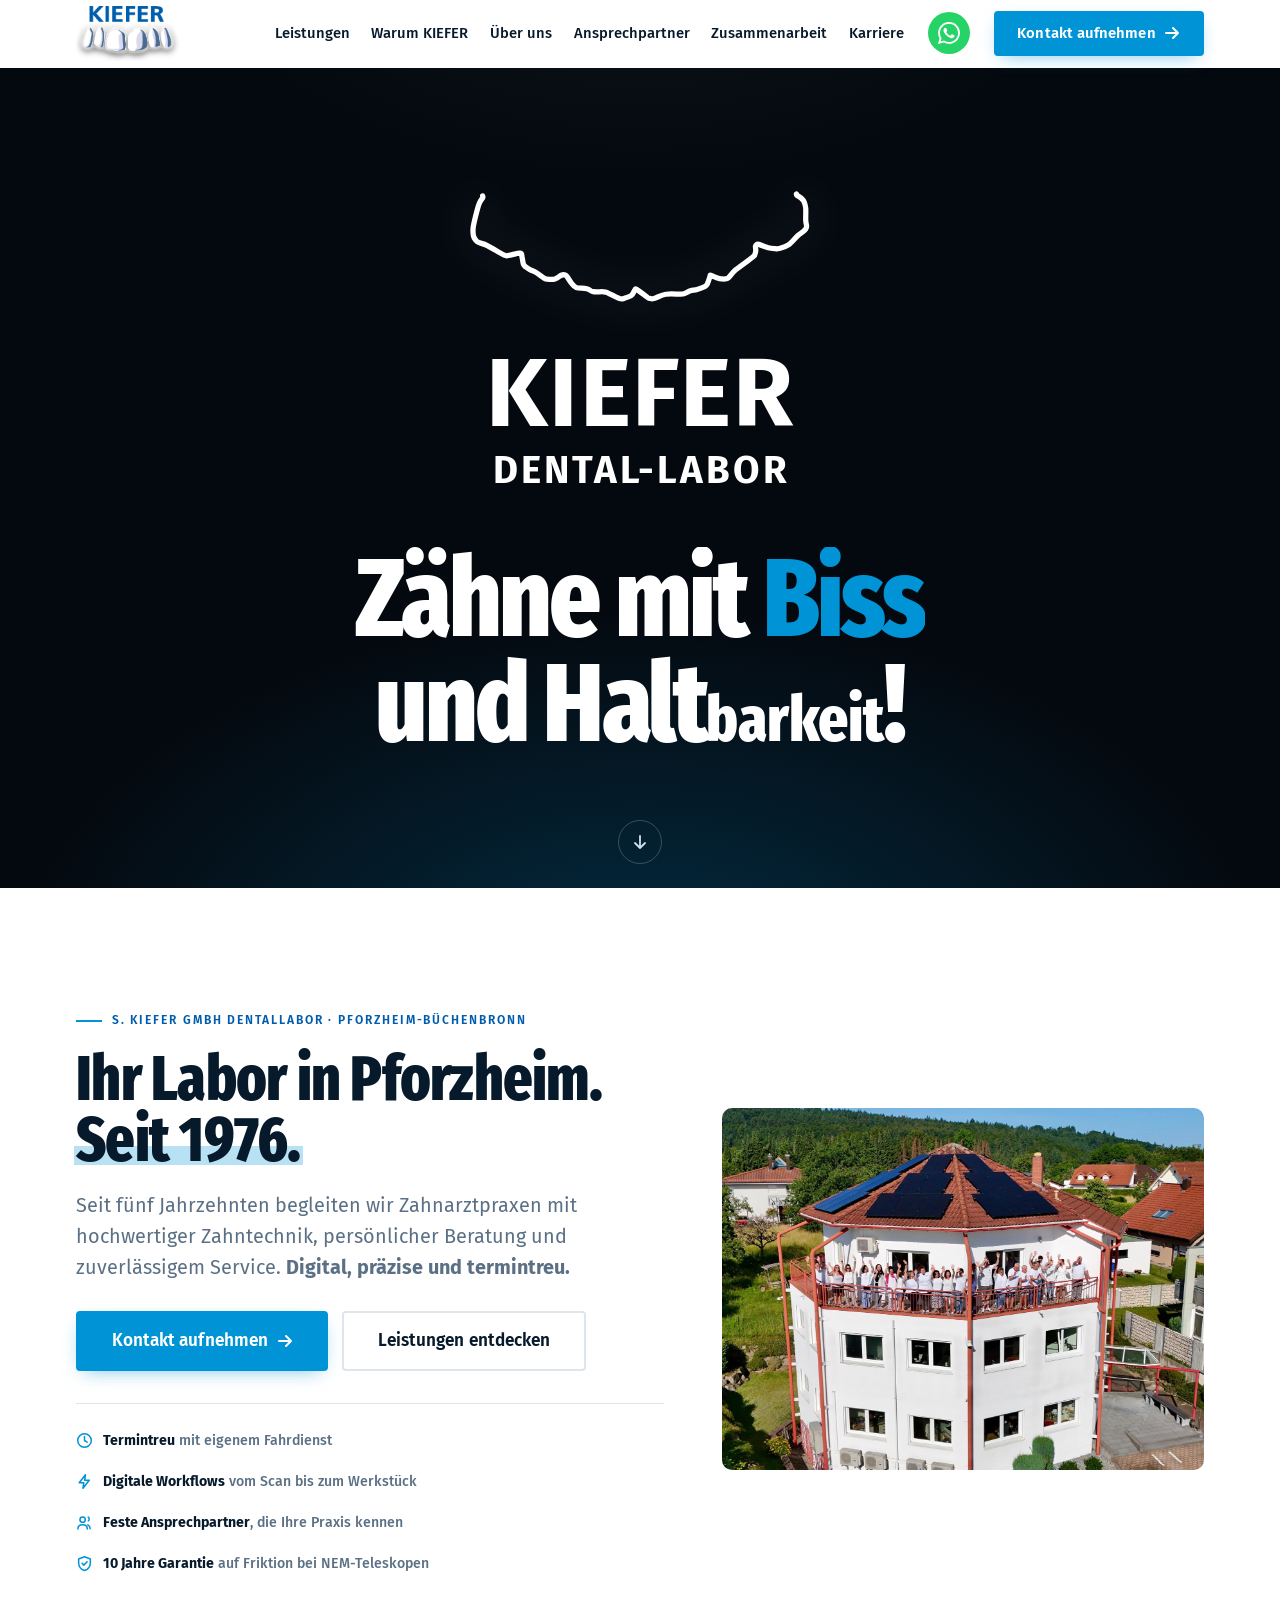
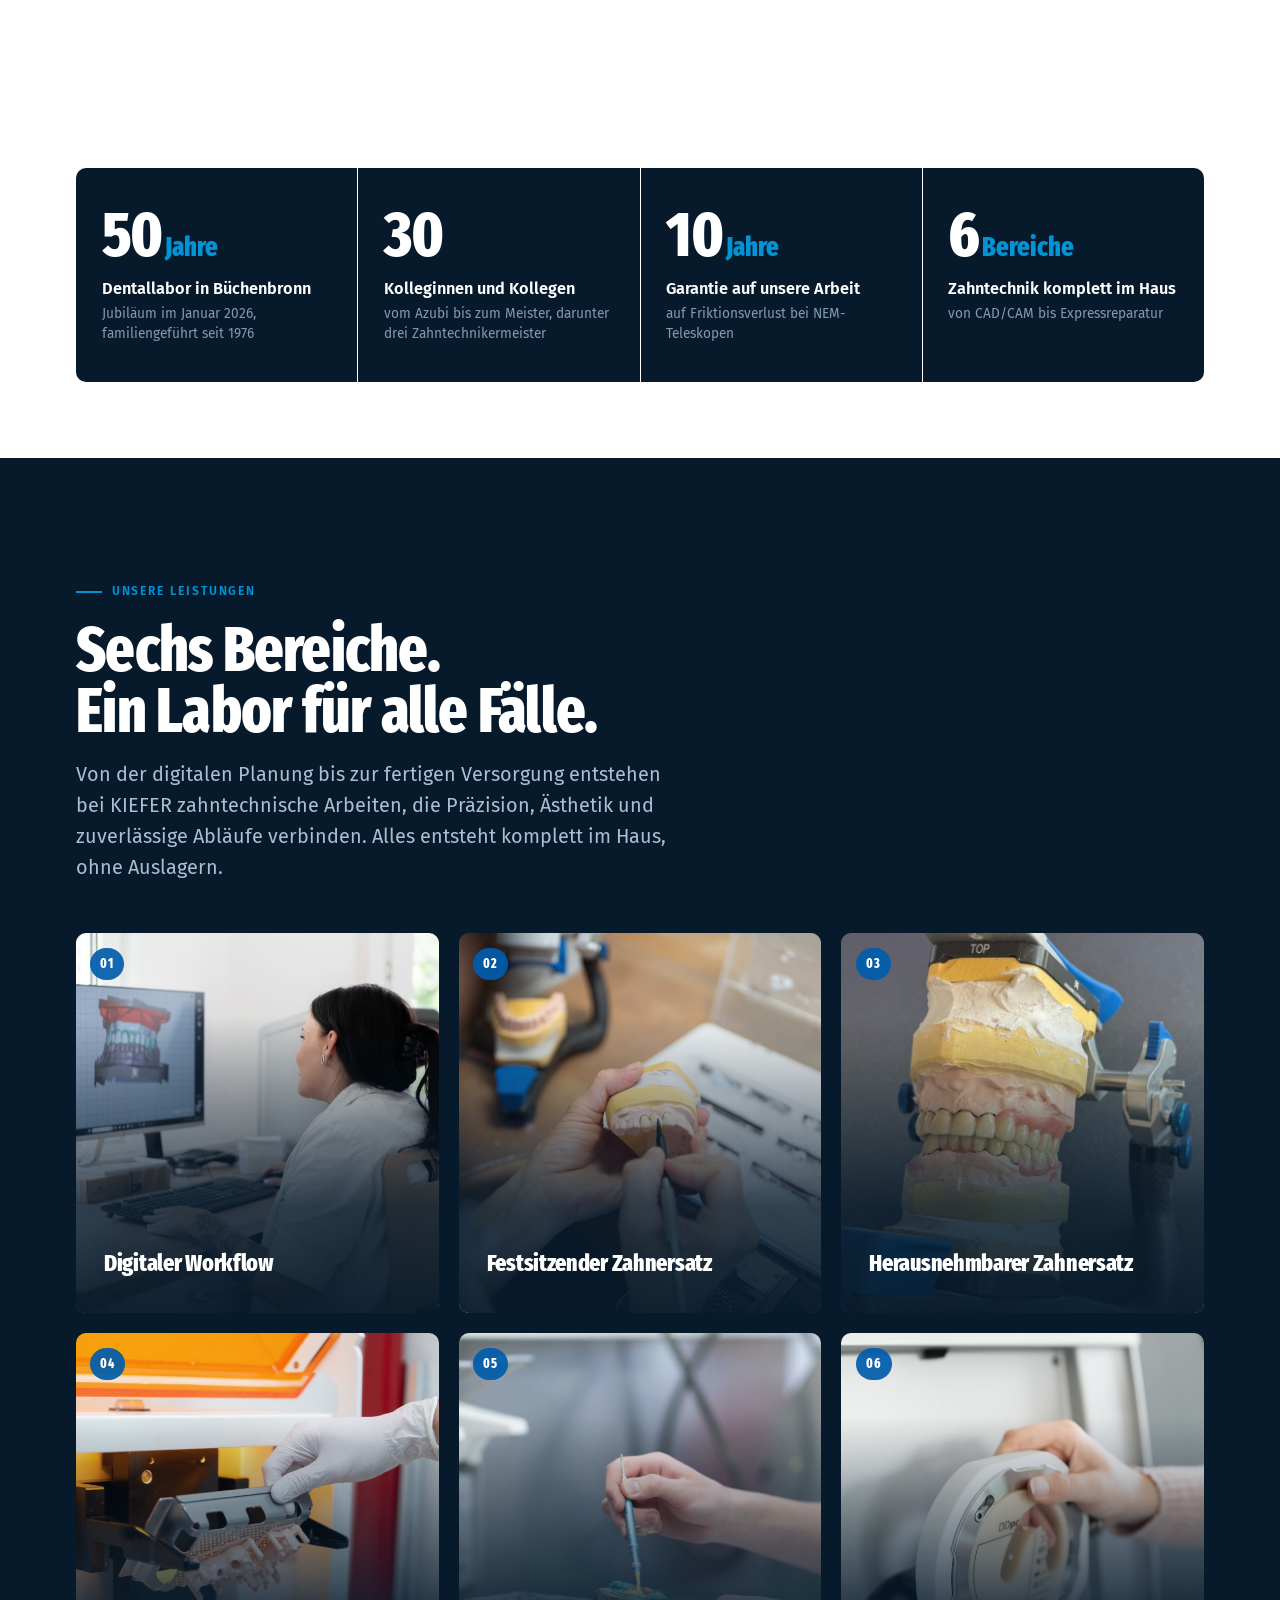
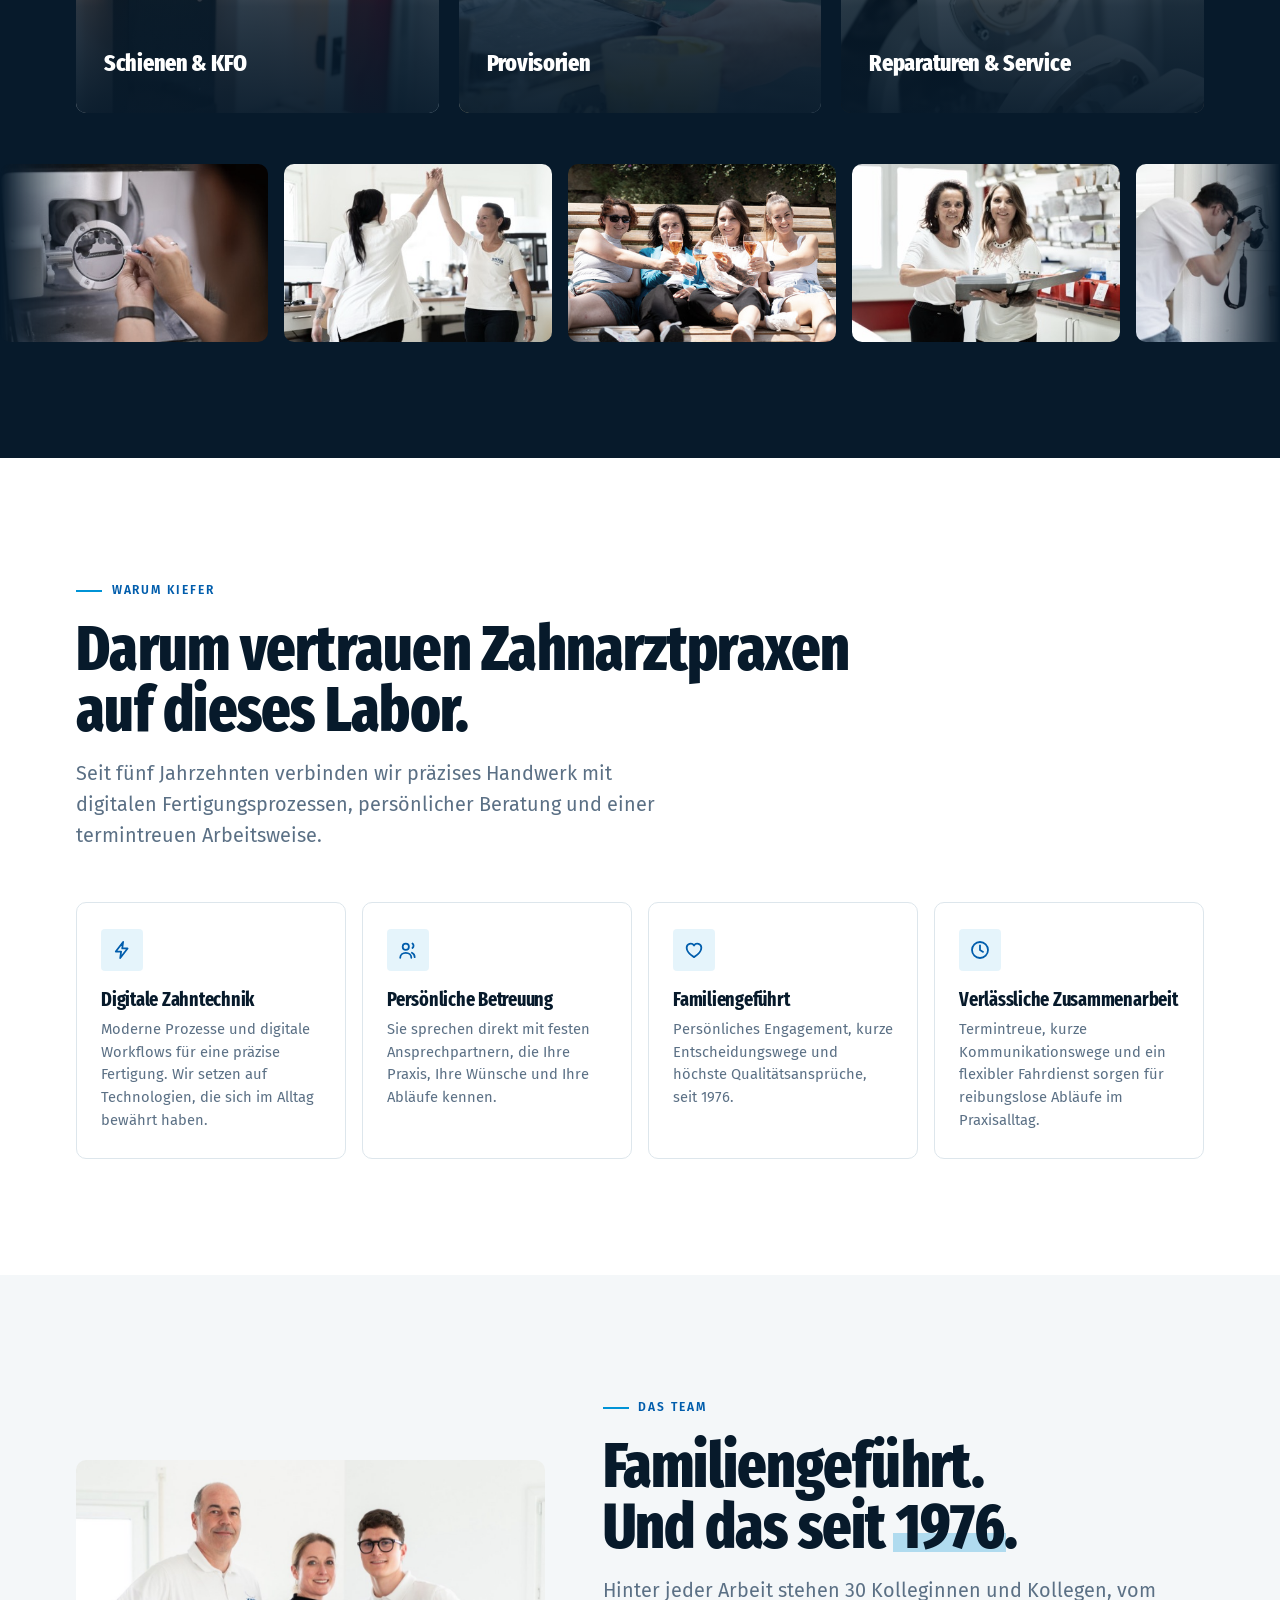
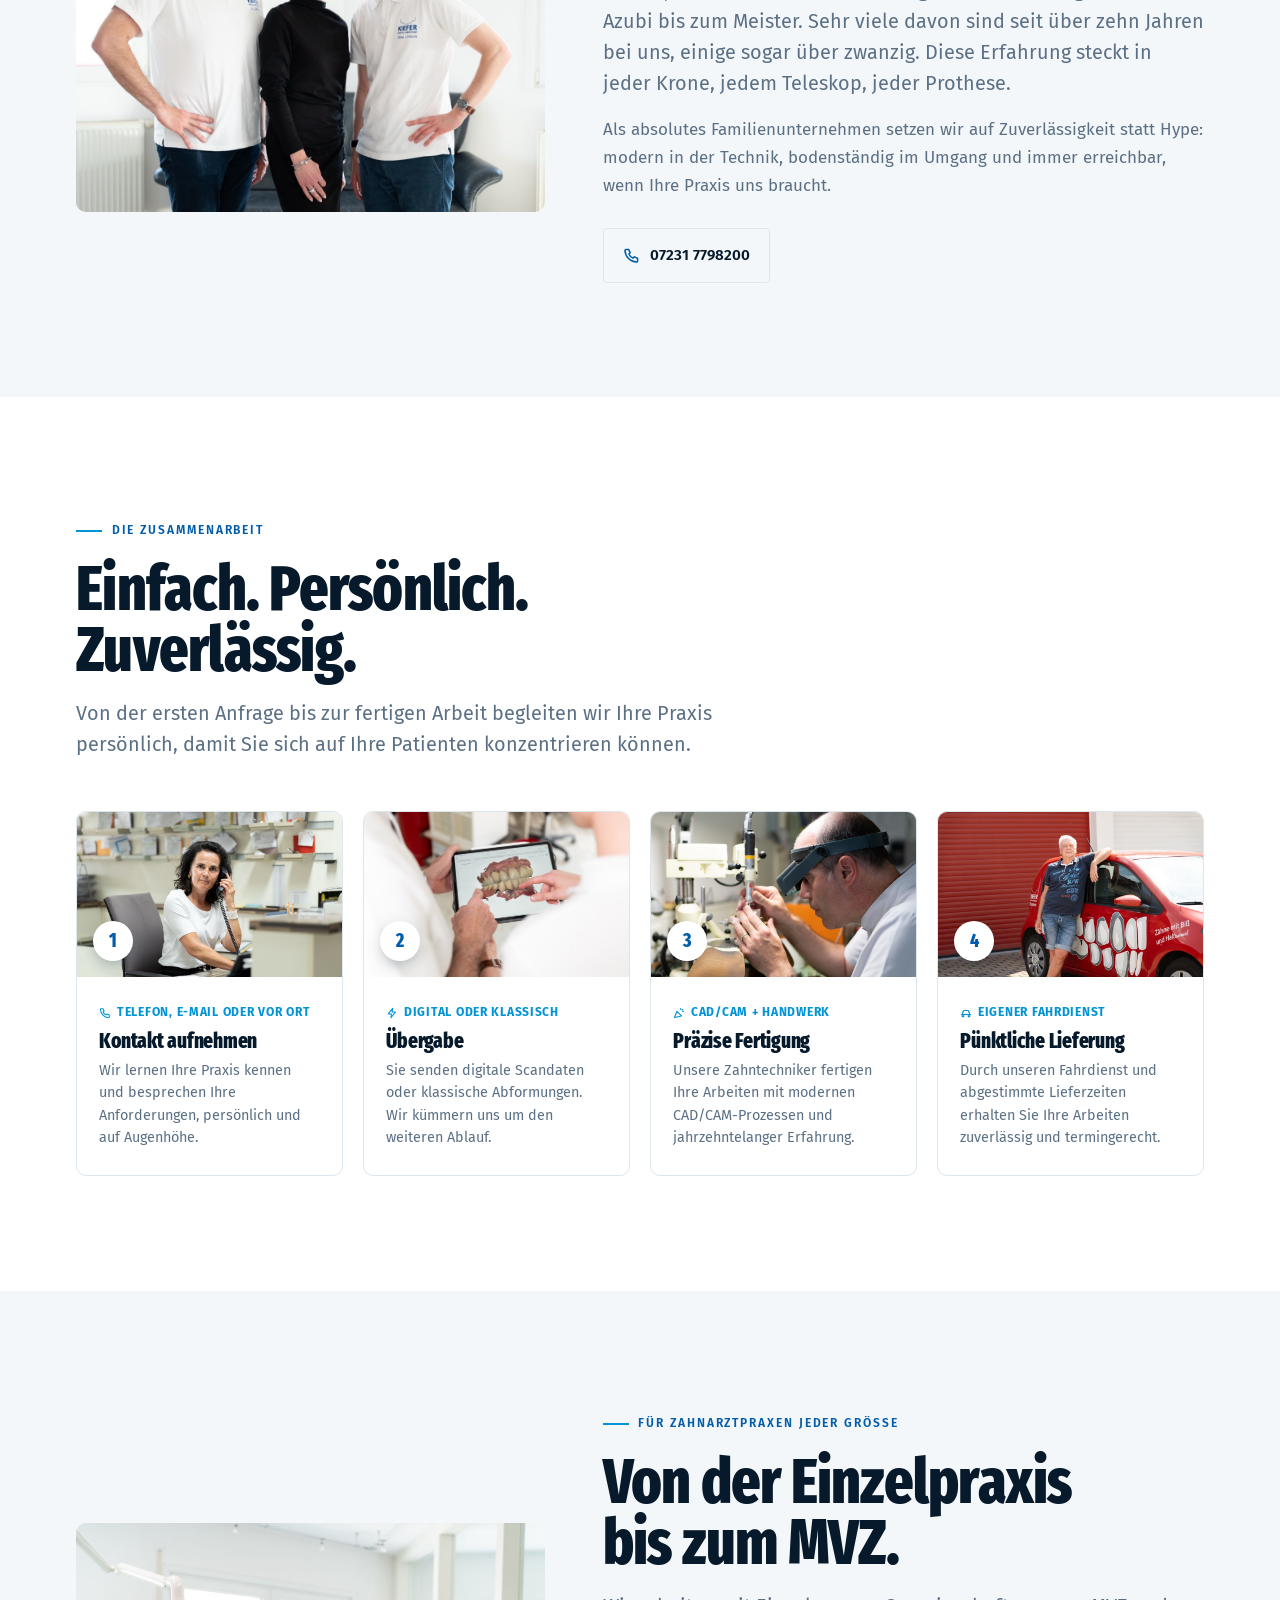
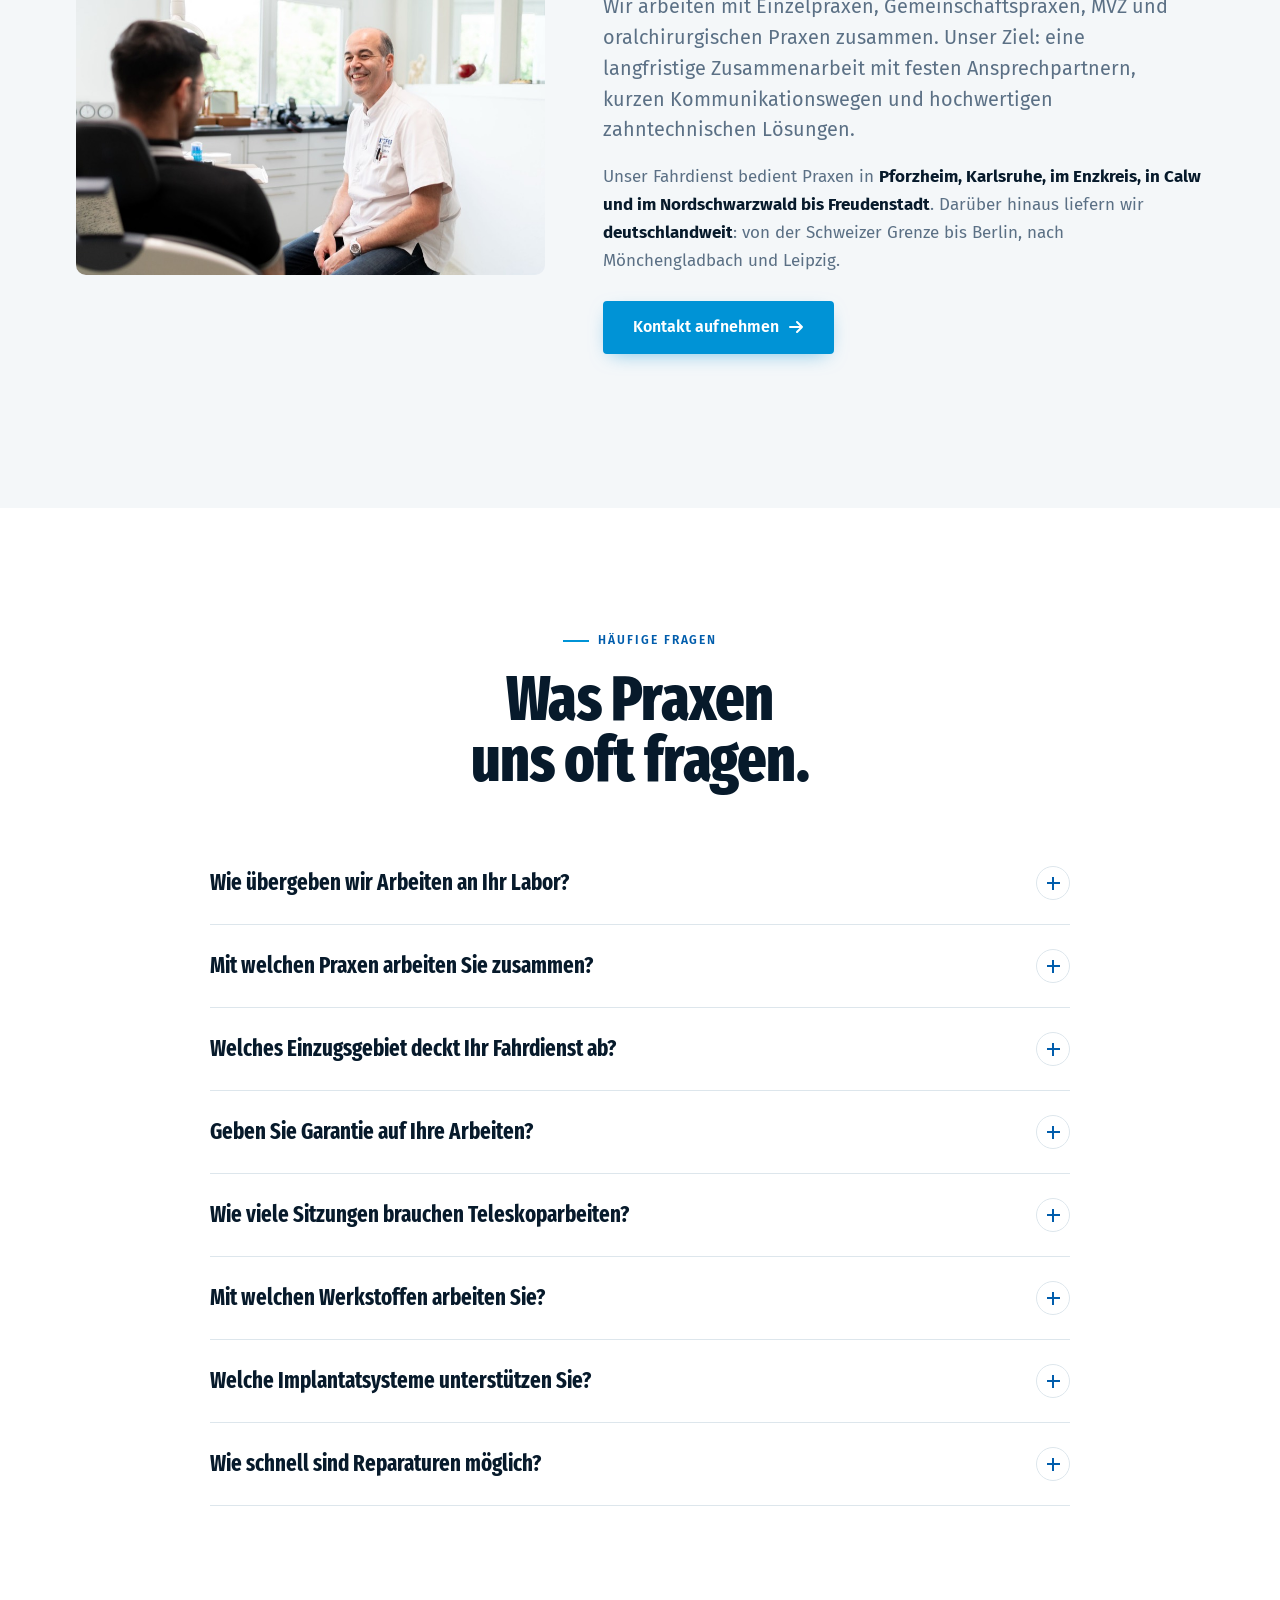
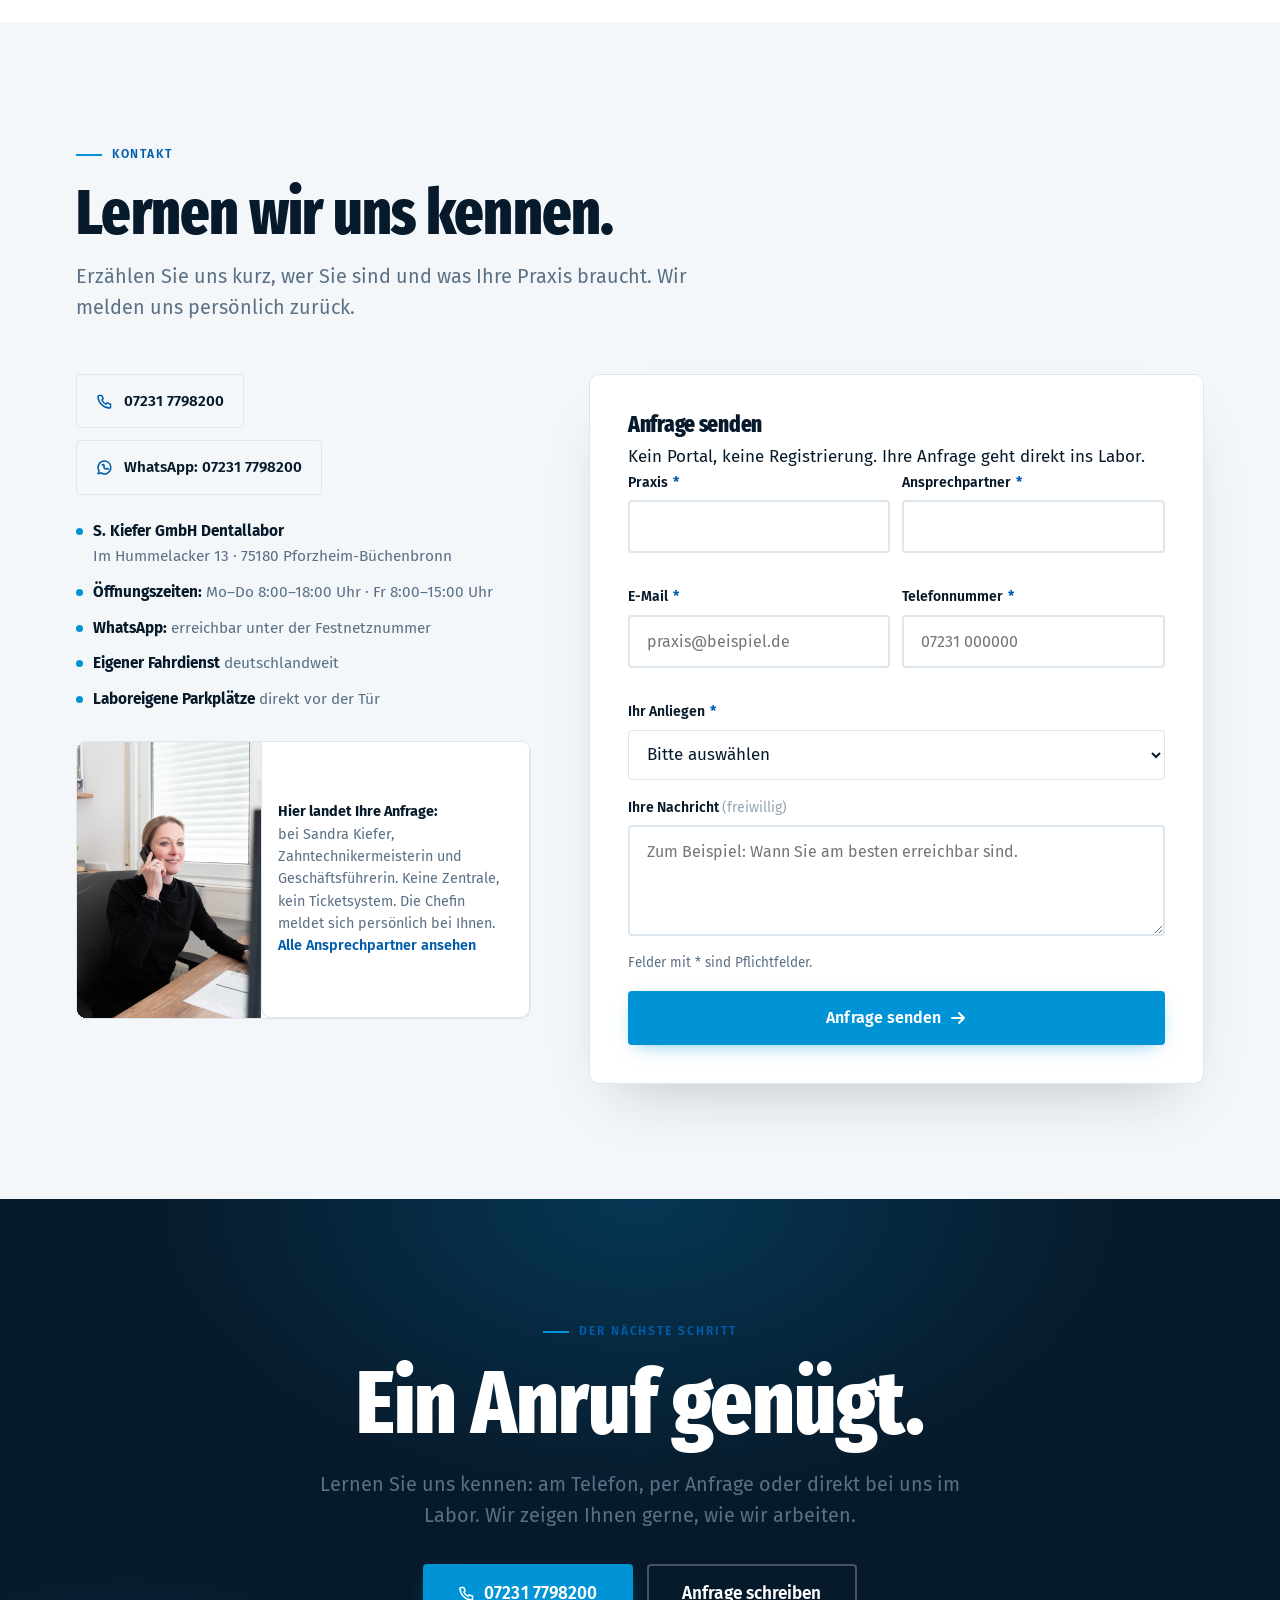
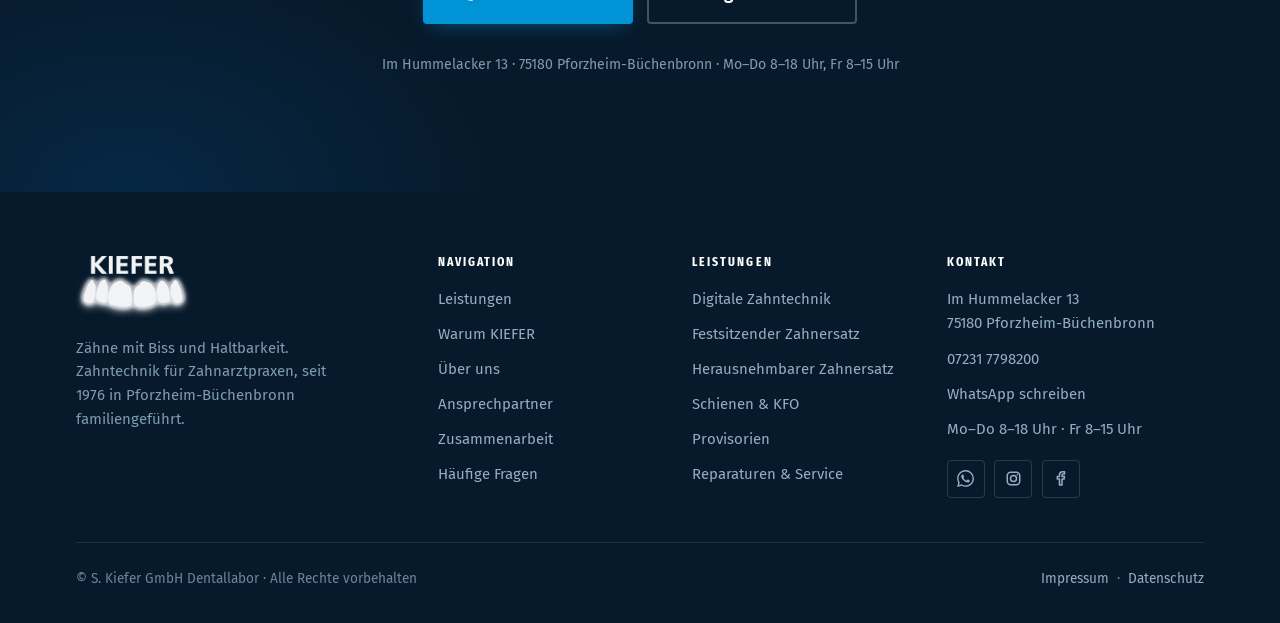
<file: website/index.html>
<!DOCTYPE html>
<html lang="de">
<head>
<meta charset="utf-8">
<!-- Google Search Console: Bestaetigung ueber HTML-Tag.
     search.google.com/search-console -> Property hinzufuegen -> Praefix-URL ->
     "HTML-Tag" -> Code kopieren, unten eintragen, Zeile aktiv schalten, dann
     in der Search Console auf "Bestaetigen". Alternativ per DNS-Eintrag.
<meta name="google-site-verification" content="HIER-CODE-EINTRAGEN">
-->
<meta name="viewport" content="width=device-width, initial-scale=1">
<title>Dentallabor Pforzheim · S. Kiefer GmbH | Zahntechnik für Zahnarztpraxen</title>
<meta name="description" content="Dentallabor in Pforzheim seit 1976: digitaler Workflow, festsitzender und herausnehmbarer Zahnersatz, Schienen, Provisorien und Expressreparaturen. Eigener Fahrdienst für Praxen deutschlandweit.">
<meta name="robots" content="index, follow">
<link rel="canonical" href="https://www.dental-kiefer.de/">

<meta property="og:type" content="website">
<meta property="og:title" content="Dentallabor Pforzheim · S. Kiefer GmbH | Zahntechnik für Zahnarztpraxen">
<meta property="og:description" content="Seit 1976: hochwertige Zahntechnik, persönliche Beratung und zuverlässiger Service. Digital, präzise und termintreu.">
<meta property="og:locale" content="de_DE">
<meta property="og:site_name" content="S. Kiefer GmbH Dentallabor">
<meta name="twitter:card" content="summary_large_image">
<meta name="theme-color" content="#015dac">

<link rel="icon" href="assets/img/logo-kiefer.png" type="image/png">
<!-- Schriften sind als data:-URI in fonts.css eingebettet, die Seite rendert
     auch per file:// identisch wie später auf dem Server. -->
<link rel="stylesheet" href="assets/css/style.css">
<link rel="stylesheet" href="assets/css/einwilligung.css">
<script type="application/ld+json">
{
  "@context": "https://schema.org",
  "@graph": [
    {
      "@type": "LocalBusiness",
      "@id": "https://www.dental-kiefer.de/#organisation",
      "name": "S. Kiefer GmbH Dentallabor",
      "description": "Dentallabor in Pforzheim-Büchenbronn, seit 1976 familiengeführt. Zahntechnik für Zahnarztpraxen: digitaler Workflow mit CAD/CAM und 3D-Druck, festsitzender und herausnehmbarer Zahnersatz, Schienen und KFO, Provisorien, Reparaturen mit Fahrdienst.",
      "url": "https://www.dental-kiefer.de",
      "logo": "https://www.dental-kiefer.de/assets/img/logo-kiefer.png",
      "slogan": "Zähne mit Biss und Haltbarkeit",
      "telephone": "+49 7231 7798200",
      "foundingDate": "1976",
      "address": {
        "@type": "PostalAddress",
        "streetAddress": "Im Hummelacker 13",
        "addressLocality": "Pforzheim",
        "addressRegion": "BW",
        "postalCode": "75180",
        "addressCountry": "DE"
      },
      "openingHoursSpecification": [
        { "@type": "OpeningHoursSpecification", "dayOfWeek": ["Monday","Tuesday","Wednesday","Thursday"], "opens": "08:00", "closes": "18:00" },
        { "@type": "OpeningHoursSpecification", "dayOfWeek": "Friday", "opens": "08:00", "closes": "15:00" }
      ],
      "areaServed": ["Pforzheim","Karlsruhe","Enzkreis","Calw","Freudenstadt","Nordschwarzwald","Stuttgart","Mönchengladbach","Leipzig","Berlin","Deutschland"],
      "sameAs": [
        "https://www.instagram.com/dentallabor_s.kiefer_gmbh____/",
        "https://www.facebook.com/dentallabor.kiefer"
      ]
    },
    {
      "@type": "FAQPage",
      "mainEntity": [
        {
          "@type": "Question",
          "name": "Wie übergeben wir Arbeiten an das Labor?",
          "acceptedAnswer": { "@type": "Answer", "text": "Sie senden digitale Scandaten über Ihre Scanneranbindung oder klassische Abformungen. Unser Fahrdienst holt Arbeiten direkt in Ihrer Praxis ab, um den weiteren Ablauf kümmern wir uns." }
        },
        {
          "@type": "Question",
          "name": "Mit welchen Praxen arbeitet das Labor zusammen?",
          "acceptedAnswer": { "@type": "Answer", "text": "Wir arbeiten mit Einzelpraxen, Gemeinschaftspraxen, MVZ und oralchirurgischen Praxen zusammen, jeweils mit festen Ansprechpartnern und kurzen Kommunikationswegen." }
        },
        {
          "@type": "Question",
          "name": "Welches Einzugsgebiet deckt der Fahrdienst ab?",
          "acceptedAnswer": { "@type": "Answer", "text": "Unser eigener Fahrdienst bedient Zahnarztpraxen in Pforzheim, Karlsruhe, im Enzkreis, in Calw und im Nordschwarzwald bis Freudenstadt. Darüber hinaus liefern wir deutschlandweit: von der Schweizer Grenze bis Berlin, nach Mönchengladbach und Leipzig." }
        },
        {
          "@type": "Question",
          "name": "Gibt es eine Garantie auf die Arbeiten?",
          "acceptedAnswer": { "@type": "Answer", "text": "Auf den Friktionsverlust bei Teleskoparbeiten aus Nichtedelmetall geben wir 10 Jahre Garantie. Das ist in der Branche unüblich, und wir halten dieses Versprechen seit Jahren." }
        },
        {
          "@type": "Question",
          "name": "Wie viele Sitzungen brauchen Teleskoparbeiten?",
          "acceptedAnswer": { "@type": "Answer", "text": "Dank durchgängig digitalem Workflow sind Teleskoparbeiten bei uns in zwei Sitzungen möglich. Auf den Friktionsverlust bei NEM-Teleskopen geben wir 10 Jahre Garantie." }
        },
        {
          "@type": "Question",
          "name": "Mit welchen Werkstoffen arbeitet das Labor?",
          "acceptedAnswer": { "@type": "Answer", "text": "Hochgold, NEM, Titan, PEEK, Zirkon, Multilayer und e.max: die volle Werkstoffbandbreite in einem Labor, vom Intraoralscan bis zum fertigen Werkstück." }
        },
        {
          "@type": "Question",
          "name": "Welche Implantatsysteme werden unterstützt?",
          "acceptedAnswer": { "@type": "Answer", "text": "Wir fertigen Implantatprothetik auf nahezu allen gängigen Implantatsystemen: Implantatkronen, Implantatbrücken, individuelle Abutments sowie verschraubte und zementierte Lösungen." }
        },
        {
          "@type": "Question",
          "name": "Wie schnell sind Reparaturen möglich?",
          "acceptedAnswer": { "@type": "Answer", "text": "Reparaturen, Erweiterungen und Unterfütterungen erledigen wir mit kurzen Bearbeitungszeiten und Expressservice. Der Fahrdienst bringt die Arbeit direkt zurück in Ihre Praxis." }
        }
      ]
    }
  ]
}
</script>
<noscript><style>.rein,.rein-kind,.rein-kind>*{opacity:1!important;transform:none!important}.zeile span{transform:none!important}</style></noscript>
</head>
<body>
<a class="skip" href="#inhalt">Zum Inhalt springen</a>

<header class="kopf">
  <div class="kopf__innen">
    <a class="marke" href="index.html" aria-label="S. Kiefer GmbH Dentallabor, zur Startseite">
      <img src="assets/img/logo-kiefer.png" alt="S. Kiefer GmbH Dentallabor" width="104" height="56">
      <span class="marke__sub">Zähne mit Biss<br>&amp; Haltbarkeit</span>
    </a>

    <nav class="nav" aria-label="Hauptnavigation">
      <a href="#leistungen">Leistungen</a>
      <a href="#warum">Warum KIEFER</a>
      <a href="ueber-uns.html">Über uns</a>
      <a href="ansprechpartner.html">Ansprechpartner</a>
      <a href="#ablauf">Zusammenarbeit</a>
      <a href="https://dental-kiefer-karriere.de/">Karriere</a>
    </nav>

    <button class="burger" type="button" aria-label="Menü öffnen" aria-expanded="false">
      <span></span>
    </button>

    <a class="btn-wa" href="https://wa.me/4972317798200" target="_blank" rel="noopener" aria-label="WhatsApp öffnen"><svg viewBox="0 0 24 24" aria-hidden="true"><path d="M17.472 14.382c-.297-.149-1.758-.867-2.03-.967-.273-.099-.471-.148-.67.15-.197.297-.767.966-.94 1.164-.173.199-.347.223-.644.075-.297-.15-1.255-.463-2.39-1.475-.883-.788-1.48-1.761-1.653-2.059-.173-.297-.018-.458.13-.606.134-.133.298-.347.446-.52.149-.174.198-.298.298-.497.099-.198.05-.371-.025-.52-.075-.149-.669-1.612-.916-2.207-.242-.579-.487-.5-.669-.51-.173-.008-.371-.01-.57-.01-.198 0-.52.074-.792.372-.272.297-1.04 1.016-1.04 2.479 0 1.462 1.065 2.875 1.213 3.074.149.198 2.096 3.2 5.077 4.487.709.306 1.262.489 1.694.625.712.227 1.36.195 1.871.118.571-.085 1.758-.719 2.006-1.413.248-.694.248-1.289.173-1.413-.074-.124-.272-.198-.57-.347m-5.421 7.403h-.004a9.87 9.87 0 0 1-5.031-1.378l-.361-.214-3.741.982.998-3.648-.235-.374a9.86 9.86 0 0 1-1.51-5.26c.001-5.45 4.436-9.884 9.888-9.884 2.64 0 5.122 1.03 6.988 2.898a9.825 9.825 0 0 1 2.893 6.994c-.003 5.45-4.437 9.884-9.885 9.884m8.413-18.297A11.815 11.815 0 0 0 12.05 0C5.495 0 .16 5.335.157 11.892c0 2.096.547 4.142 1.588 5.945L.057 24l6.305-1.654a11.882 11.882 0 0 0 5.683 1.448h.005c6.554 0 11.89-5.335 11.893-11.893a11.821 11.821 0 0 0-3.48-8.413Z"/></svg></a>
    <a class="btn btn--cta" href="#kontakt">Kontakt aufnehmen <svg class="pfeil" width="16" height="16" viewBox="0 0 16 16" fill="none" aria-hidden="true"><path d="M2 8h12M9 3l5 5-5 5" stroke="currentColor" stroke-width="2" stroke-linecap="round" stroke-linejoin="round"/></svg></a>
  </div>
  <div class="fortschritt"></div>
</header>
<main id="inhalt">

<!-- ================= HERO ================= -->
<section class="hero hero--marke">
  <div class="bahn">
    <div class="marke-gross">
      <svg class="marke-gross__schwung" viewBox="-10 -10 1020 399" aria-hidden="true" focusable="false"><path d="M81.8 48.1 C81.9 48.8 83.5 49.7 82.2 52.7 C80.8 55.8 76.2 61.2 73.8 66.4 C71.4 71.6 70.7 73.4 68.0 83.9 C65.2 94.4 59.0 117.9 57.2 129.5 C55.4 141.1 56.4 147.6 57.4 153.5 C58.4 159.5 60.8 161.9 63.1 165.0 C65.4 168.0 65.9 169.3 71.1 171.8 C76.3 174.4 83.3 174.7 94.4 180.2 C105.5 185.7 128.5 200.5 137.9 204.9 C147.4 209.2 143.7 207.1 151.0 206.4 C158.3 205.6 175.8 199.5 181.8 200.3 C187.7 201.1 185.3 206.4 186.7 211.3 C188.1 216.2 188.6 225.3 190.3 229.7 C192.0 234.0 193.9 234.7 197.0 237.3 C200.0 239.8 204.1 242.4 208.6 244.8 C213.1 247.1 217.9 247.9 223.9 251.4 C230.0 255.0 239.7 263.1 244.6 266.1 C249.6 269.1 248.6 269.1 253.6 269.5 C258.5 270.0 268.1 270.5 274.3 268.7 C280.6 266.9 286.8 260.7 291.0 258.9 C295.2 257.1 297.1 257.4 299.6 257.9 C302.0 258.3 302.5 257.8 305.6 261.6 C308.7 265.4 314.1 275.5 318.3 280.5 C322.5 285.6 325.1 289.6 330.8 291.9 C336.5 294.1 347.0 293.0 352.5 293.8 C357.9 294.6 359.6 295.0 363.4 296.5 C367.3 298.0 368.9 301.5 375.6 302.6 C382.3 303.7 396.9 302.3 403.5 302.9 C410.1 303.5 408.1 303.3 415.1 306.3 C422.1 309.2 437.8 318.6 445.4 320.8 C452.9 323.0 455.5 320.6 460.4 319.5 C465.3 318.4 471.2 315.9 474.6 314.1 C478.0 312.2 478.8 310.8 480.7 308.3 C482.6 305.8 484.3 300.8 486.0 298.8 C487.7 296.9 485.2 293.4 490.9 296.6 C496.6 299.7 514.3 313.9 520.2 317.9 C526.1 321.9 523.2 320.0 526.1 320.4 C528.9 320.9 530.0 322.6 537.1 320.8 C544.2 318.9 556.8 311.3 568.7 309.4 C580.5 307.4 600.1 309.4 608.3 309.1 C616.5 308.8 613.7 308.9 618.0 307.4 C622.3 306.0 628.5 302.2 634.1 300.4 C639.7 298.7 645.2 298.8 651.6 296.9 C658.0 295.0 667.9 291.6 672.5 289.0 C677.1 286.3 677.0 285.6 679.3 280.9 C681.6 276.2 684.8 264.5 686.3 260.9 C687.9 257.3 684.9 258.3 688.5 259.3 C692.0 260.4 702.9 265.6 707.8 267.1 C712.6 268.7 714.6 268.4 717.5 268.7 C720.4 268.9 722.3 269.3 725.2 268.7 C728.1 268.2 730.3 269.7 735.1 265.6 C740.0 261.6 743.5 253.7 754.2 244.6 C765.0 235.4 791.1 217.8 799.7 210.6 C808.3 203.3 804.6 204.0 805.9 201.1 C807.2 198.2 807.4 196.4 807.5 193.2 C807.7 190.0 806.3 184.4 806.7 181.8 C807.2 179.1 808.6 178.0 810.1 177.2 C811.6 176.4 810.7 175.6 815.8 177.0 C820.9 178.5 833.4 183.9 840.6 185.8 C847.9 187.6 854.8 187.9 859.5 188.3 C864.2 188.7 863.1 189.8 868.9 188.1 C874.7 186.4 885.9 184.1 894.2 178.4 C902.5 172.7 912.0 160.1 918.8 154.0 C925.5 148.0 931.0 145.0 934.5 142.1 C938.0 139.1 938.5 138.6 939.8 136.4 C941.1 134.2 942.5 132.7 942.6 128.9 C942.7 125.1 940.7 121.7 940.3 113.7 C939.9 105.7 940.9 89.1 940.2 80.9 C939.5 72.7 937.9 68.7 936.1 64.5 C934.2 60.2 932.4 58.2 929.2 55.2 C926.0 52.2 919.1 48.5 916.8 46.4 C914.6 44.4 915.8 43.4 915.6 42.9" fill="none" stroke="currentColor" stroke-width="14" stroke-linecap="round" stroke-linejoin="round"/></svg>
      <span class="marke-gross__wort">KIEFER</span>
      <span class="marke-gross__sub">Dental-Labor</span>
    </div>

    <h1 class="hero__titel">
      <span class="zeile"><span>Zähne mit <em class="hl">Biss</em></span></span>
      <span class="zeile"><span>und Halt<span class="klein">barkeit</span>!</span></span>
    </h1>
  </div>
  <a class="hero__scroll" href="#einstieg" aria-label="Weiter zur Seite"><svg width="18" height="18" viewBox="0 0 18 18" fill="none" stroke="currentColor" stroke-width="1.8" stroke-linecap="round" stroke-linejoin="round" aria-hidden="true"><path d="M9 3v12M4 10l5 5 5-5"/></svg></a>
</section>

<!-- ================= EINSTIEG: Foto von uns + Text (Wunsch Sandra Kiefer 02.09.2026) ================= -->
<section class="sektion" id="einstieg">
  <div class="bahn">
    <div class="person person--bild-rechts rein">
      <div class="person__bild">
        <img src="assets/img/kunde-08-luftbild-balkon.jpg" alt="Das Team der S. Kiefer GmbH Dentallabor auf dem Balkon des Labors in Pforzheim-Büchenbronn" width="1500" height="1427" loading="lazy" decoding="async" style="object-position:50% 36%">
      </div>
      <div>
        <span class="kicker">S. Kiefer GmbH Dentallabor · Pforzheim-Büchenbronn</span>
        <h2 class="t-xl">Ihr Labor in Pforzheim.<br><span class="markiert">Seit 1976.</span></h2>
        <p class="lead hero__lead">
          Seit fünf Jahrzehnten begleiten wir Zahnarztpraxen mit hochwertiger Zahntechnik,
          persönlicher Beratung und zuverlässigem Service.
          <b>Digital, präzise und termintreu.</b>
        </p>

        <div class="hero__cta">
          <a class="btn btn--cta btn--gross" href="#kontakt">Kontakt aufnehmen <svg class="pfeil" width="16" height="16" viewBox="0 0 16 16" fill="none" aria-hidden="true"><path d="M2 8h12M9 3l5 5-5 5" stroke="currentColor" stroke-width="2" stroke-linecap="round" stroke-linejoin="round"/></svg></a>
          <a class="btn btn--geist btn--gross" href="#leistungen">Leistungen entdecken</a>
        </div>

        <div class="hero__beleg">
          <span class="beleg"><svg width="17" height="17" viewBox="0 0 18 18" fill="none" stroke="currentColor" stroke-width="1.6" stroke-linecap="round" stroke-linejoin="round" aria-hidden="true"><circle cx="9" cy="9" r="7.2"/><path d="M9 4.8V9l2.8 1.7"/></svg><span><b>Termintreu</b> mit eigenem Fahrdienst</span></span>
          <span class="beleg"><svg width="17" height="17" viewBox="0 0 18 18" fill="none" stroke="currentColor" stroke-width="1.6" stroke-linecap="round" stroke-linejoin="round" aria-hidden="true"><path d="M10 1.8 3.4 10.4h4.8l-.8 5.8 6.6-8.6H9.2z"/></svg><span><b>Digitale Workflows</b> vom Scan bis zum Werkstück</span></span>
          <span class="beleg"><svg width="17" height="17" viewBox="0 0 18 18" fill="none" stroke="currentColor" stroke-width="1.6" stroke-linecap="round" stroke-linejoin="round" aria-hidden="true"><circle cx="7" cy="6" r="2.8"/><path d="M2 16c0-2.8 2.2-4.5 5-4.5s5 1.7 5 4.5M13 7.2a2.5 2.5 0 0 0 0-4M15 15.5c0-2-1-3.3-2.5-4"/></svg><span><b>Feste Ansprechpartner</b>, die Ihre Praxis kennen</span></span>
          <span class="beleg"><svg width="17" height="17" viewBox="0 0 18 18" fill="none" stroke="currentColor" stroke-width="1.6" stroke-linecap="round" stroke-linejoin="round" aria-hidden="true"><path d="M9 1.8 2.8 4.2v4.4c0 3.6 2.6 6.9 6.2 7.8 3.6-.9 6.2-4.2 6.2-7.8V4.2z"/><path d="m6.4 8.8 1.9 1.9 3.5-3.6"/></svg><span><b>10 Jahre Garantie</b> auf Friktion bei NEM-Teleskopen</span></span>
        </div>
      </div>
    </div>
  </div>
</section>

<!-- ================= KENNZAHLEN ================= -->
<section class="sektion sektion--eng">
  <div class="bahn">
    <div class="zahlen rein" data-zaehler>
      <div class="zahl">
        <div class="zahl__wert"><span data-wert="50">0</span><span class="suffix">Jahre</span></div>
        <div class="zahl__label">Dentallabor in Büchenbronn</div>
        <div class="zahl__sub">Jubiläum im Januar 2026, familiengeführt seit 1976</div>
      </div>      <div class="zahl">
        <div class="zahl__wert"><span data-wert="30">0</span><span class="suffix"></span></div>
        <div class="zahl__label">Kolleginnen und Kollegen</div>
        <div class="zahl__sub">vom Azubi bis zum Meister, darunter drei Zahntechnikermeister</div>
      </div>      <div class="zahl">
        <div class="zahl__wert"><span data-wert="10">0</span><span class="suffix">Jahre</span></div>
        <div class="zahl__label">Garantie auf unsere Arbeit</div>
        <div class="zahl__sub">auf Friktionsverlust bei NEM-Teleskopen</div>
      </div>      <div class="zahl">
        <div class="zahl__wert"><span data-wert="6">0</span><span class="suffix">Bereiche</span></div>
        <div class="zahl__label">Zahntechnik komplett im Haus</div>
        <div class="zahl__sub">von CAD/CAM bis Expressreparatur</div>
      </div>
    </div>
  </div>
</section>

<!-- ================= LEISTUNGEN ================= -->
<section class="sektion sektion--dunkel" id="leistungen">
  <div class="bahn">
    <div class="kopfzeile rein">
      <div>
        <span class="kicker">Unsere Leistungen</span>
        <h2 class="t-xl">Sechs Bereiche.<br>Ein Labor für alle Fälle.</h2>
        <p class="lead">Von der digitalen Planung bis zur fertigen Versorgung entstehen bei KIEFER
        zahntechnische Arbeiten, die Präzision, Ästhetik und zuverlässige Abläufe verbinden.
        Alles entsteht komplett im Haus, ohne Auslagern.</p>
      </div>
    </div>

    <div class="technik rein-kind">
        <article class="tech" tabindex="0">
          <span class="tech__nr">01</span>
          <img src="assets/img/leistung-digital.jpg" alt="Zahntechnikerin konstruiert Zahnersatz am CAD-Bildschirm" width="1000" height="667" loading="lazy" decoding="async">
          <div class="tech__innen">
            <h3 class="tech__titel">Digitaler Workflow</h3>
            <p class="tech__text">Vom Intraoralscan zu gedruckten Arbeitsmodellen, individuellen Abutments und gefrästem Zahnersatz: alles inhouse.
            <a class="tech__link" href="leistungen/digitale-zahntechnik.html">Zur Detailseite <svg width="14" height="14" viewBox="0 0 16 16" fill="none" aria-hidden="true"><path d="M2 8h12M9 3l5 5-5 5" stroke="currentColor" stroke-width="2" stroke-linecap="round" stroke-linejoin="round"/></svg></a></p>
          </div>
        </article>        <article class="tech" tabindex="0">
          <span class="tech__nr">02</span>
          <img src="assets/img/leistung-vollkeramik.jpg" alt="Zahntechnikerin arbeitet an vollkeramischen Frontzahnkronen mit Farbmustern" width="1000" height="667" loading="lazy" decoding="async">
          <div class="tech__innen">
            <h3 class="tech__titel">Festsitzender Zahnersatz</h3>
            <p class="tech__text">Kronen, Brücken, Inlays, Veneers sowie Implantatkronen und -brücken. In Zirkon mit individueller Schichtung, Vollzirkon, e.max, Hochgold, NEM oder Titan.
            <a class="tech__link" href="leistungen/festsitzender-zahnersatz.html">Zur Detailseite <svg width="14" height="14" viewBox="0 0 16 16" fill="none" aria-hidden="true"><path d="M2 8h12M9 3l5 5-5 5" stroke="currentColor" stroke-width="2" stroke-linecap="round" stroke-linejoin="round"/></svg></a></p>
          </div>
        </article>        <article class="tech" tabindex="0">
          <span class="tech__nr">03</span>
          <img src="assets/img/kunde-01-artikulator.jpg" alt="Prothese im Artikulator im Dentallabor Kiefer" width="750" height="1000" loading="lazy" decoding="async">
          <div class="tech__innen">
            <h3 class="tech__titel">Herausnehmbarer Zahnersatz</h3>
            <p class="tech__text">Teleskope aus NEM, Titan, Zirkon oder PEEK, auch auf Implantaten. Dazu Locator-, Steg- und Geschiebearbeiten, Modellguss, Flex-Prothesen und individuelle Totalprothetik. Mit 10 Jahren Garantie auf die Friktion bei NEM-Teleskopen.
            <a class="tech__link" href="leistungen/herausnehmbarer-zahnersatz.html">Zur Detailseite <svg width="14" height="14" viewBox="0 0 16 16" fill="none" aria-hidden="true"><path d="M2 8h12M9 3l5 5-5 5" stroke="currentColor" stroke-width="2" stroke-linecap="round" stroke-linejoin="round"/></svg></a></p>
          </div>
        </article>        <article class="tech" tabindex="0">
          <span class="tech__nr">04</span>
          <img src="assets/img/leistung-schienen.jpg" alt="3D-gedruckte dentale Werkstücke im Dentallabor Kiefer" width="667" height="1000" loading="lazy" decoding="async">
          <div class="tech__innen">
            <h3 class="tech__titel">Schienen &amp; KFO</h3>
            <p class="tech__text">Gefräste Aufbiss-, Michigan-, Tanner- und Knirscherschienen, Schnarcher- und Protrusionsschienen (TAP), Retentions- und Münchnerschienen, Bohrschablonen sowie herausnehmbare KFO.
            <a class="tech__link" href="leistungen/schienen-kfo.html">Zur Detailseite <svg width="14" height="14" viewBox="0 0 16 16" fill="none" aria-hidden="true"><path d="M2 8h12M9 3l5 5-5 5" stroke="currentColor" stroke-width="2" stroke-linecap="round" stroke-linejoin="round"/></svg></a></p>
          </div>
        </article>        <article class="tech" tabindex="0">
          <span class="tech__nr">05</span>
          <img class="bild--oben" src="assets/img/leistung-provisorien.jpg" alt="Feine Modellierarbeit mit dem Instrument im Dentallabor Kiefer" width="667" height="1000" loading="lazy" decoding="async">
          <div class="tech__innen">
            <h3 class="tech__titel">Provisorien</h3>
            <p class="tech__text">Eierschalenprovisorien, gefräste Provisorien und die Reiseprothese: schnelle, passgenaue Lösungen für die Übergangszeit.
            <a class="tech__link" href="leistungen/provisorien.html">Zur Detailseite <svg width="14" height="14" viewBox="0 0 16 16" fill="none" aria-hidden="true"><path d="M2 8h12M9 3l5 5-5 5" stroke="currentColor" stroke-width="2" stroke-linecap="round" stroke-linejoin="round"/></svg></a></p>
          </div>
        </article>        <article class="tech" tabindex="0">
          <span class="tech__nr">06</span>
          <img src="assets/img/kunde-04-fraese-ronde.jpg" alt="Zirkon-Ronde wird in die Fräsmaschine des Dentallabors Kiefer eingesetzt" width="1000" height="667" loading="lazy" decoding="async">
          <div class="tech__innen">
            <h3 class="tech__titel">Reparaturen &amp; Service</h3>
            <p class="tech__text">Reparaturen, Erweiterungen und Unterfütterungen, mit Expressservice und eigenem Fahrdienst. So bleibt Ihre Praxis handlungsfähig.
            <a class="tech__link" href="leistungen/reparaturen-service.html">Zur Detailseite <svg width="14" height="14" viewBox="0 0 16 16" fill="none" aria-hidden="true"><path d="M2 8h12M9 3l5 5-5 5" stroke="currentColor" stroke-width="2" stroke-linecap="round" stroke-linejoin="round"/></svg></a></p>
          </div>
        </article>
    </div>
  </div>

  <div class="laufband" style="margin-top:clamp(2.5rem,4vw,3.5rem)" aria-hidden="true">
    <div class="laufband__spur">
      <img src="assets/img/band-1.jpg" alt="" width="268" height="178" decoding="async"><img src="assets/img/band-2.jpg" alt="" width="268" height="178" decoding="async"><img src="assets/img/band-13.jpg" alt="" width="268" height="178" decoding="async"><img src="assets/img/band-4.jpg" alt="" width="268" height="178" decoding="async"><img src="assets/img/band-5.jpg" alt="" width="268" height="178" decoding="async"><img src="assets/img/band-6.jpg" alt="" width="268" height="178" decoding="async"><img src="assets/img/band-7.jpg" alt="" width="268" height="178" decoding="async"><img src="assets/img/band-8.jpg" alt="" width="268" height="178" decoding="async"><img src="assets/img/band-14.jpg" alt="" width="268" height="178" decoding="async"><img src="assets/img/band-10.jpg" alt="" width="268" height="178" decoding="async"><img src="assets/img/band-11.jpg" alt="" width="268" height="178" decoding="async"><img src="assets/img/band-12.jpg" alt="" width="268" height="178" decoding="async"><img src="assets/img/band-1.jpg" alt="" width="268" height="178" decoding="async"><img src="assets/img/band-2.jpg" alt="" width="268" height="178" decoding="async"><img src="assets/img/band-13.jpg" alt="" width="268" height="178" decoding="async"><img src="assets/img/band-4.jpg" alt="" width="268" height="178" decoding="async"><img src="assets/img/band-5.jpg" alt="" width="268" height="178" decoding="async"><img src="assets/img/band-6.jpg" alt="" width="268" height="178" decoding="async"><img src="assets/img/band-7.jpg" alt="" width="268" height="178" decoding="async"><img src="assets/img/band-8.jpg" alt="" width="268" height="178" decoding="async"><img src="assets/img/band-14.jpg" alt="" width="268" height="178" decoding="async"><img src="assets/img/band-10.jpg" alt="" width="268" height="178" decoding="async"><img src="assets/img/band-11.jpg" alt="" width="268" height="178" decoding="async"><img src="assets/img/band-12.jpg" alt="" width="268" height="178" decoding="async">
    </div>
  </div>
</section>

<!-- ================= WARUM KIEFER ================= -->
<section class="sektion" id="warum">
  <div class="bahn">
    <div class="kopfzeile rein">
      <div>
        <span class="kicker">Warum KIEFER</span>
        <h2 class="t-xl">Darum vertrauen Zahnarztpraxen<br>auf dieses Labor.</h2>
        <p class="lead">Seit fünf Jahrzehnten verbinden wir präzises Handwerk mit digitalen
        Fertigungsprozessen, persönlicher Beratung und einer termintreuen Arbeitsweise.</p>
      </div>
    </div>

    <div class="karten rein-kind">
      <div class="karte">
        <div class="karte__icon"><svg width="20" height="20" viewBox="0 0 18 18" fill="none" stroke="currentColor" stroke-width="1.6" stroke-linecap="round" stroke-linejoin="round" aria-hidden="true"><path d="M10 1.8 3.4 10.4h4.8l-.8 5.8 6.6-8.6H9.2z"/></svg></div>
        <h3 class="karte__titel">Digitale Zahntechnik</h3>
        <p class="karte__text">Moderne Prozesse und digitale Workflows für eine präzise Fertigung. Wir setzen auf Technologien, die sich im Alltag bewährt haben.</p>
      </div>
      <div class="karte">
        <div class="karte__icon"><svg width="20" height="20" viewBox="0 0 18 18" fill="none" stroke="currentColor" stroke-width="1.6" stroke-linecap="round" stroke-linejoin="round" aria-hidden="true"><circle cx="7" cy="6" r="2.8"/><path d="M2 16c0-2.8 2.2-4.5 5-4.5s5 1.7 5 4.5M13 7.2a2.5 2.5 0 0 0 0-4M15 15.5c0-2-1-3.3-2.5-4"/></svg></div>
        <h3 class="karte__titel">Persönliche Betreuung</h3>
        <p class="karte__text">Sie sprechen direkt mit festen Ansprechpartnern, die Ihre Praxis, Ihre Wünsche und Ihre Abläufe kennen.</p>
      </div>
      <div class="karte">
        <div class="karte__icon"><svg width="20" height="20" viewBox="0 0 18 18" fill="none" stroke="currentColor" stroke-width="1.6" stroke-linecap="round" stroke-linejoin="round" aria-hidden="true"><path d="M9 15.4S2.4 11.6 2.4 7a3.6 3.6 0 0 1 6.6-2 3.6 3.6 0 0 1 6.6 2c0 4.6-6.6 8.4-6.6 8.4z"/></svg></div>
        <h3 class="karte__titel">Familiengeführt</h3>
        <p class="karte__text">Persönliches Engagement, kurze Entscheidungswege und höchste Qualitätsansprüche, seit 1976.</p>
      </div>
      <div class="karte">
        <div class="karte__icon"><svg width="20" height="20" viewBox="0 0 18 18" fill="none" stroke="currentColor" stroke-width="1.6" stroke-linecap="round" stroke-linejoin="round" aria-hidden="true"><circle cx="9" cy="9" r="7.2"/><path d="M9 4.8V9l2.8 1.7"/></svg></div>
        <h3 class="karte__titel">Verlässliche Zusammenarbeit</h3>
        <p class="karte__text">Termintreue, kurze Kommunikationswege und ein flexibler Fahrdienst sorgen für reibungslose Abläufe im Praxisalltag.</p>
      </div>
    </div>
  </div>
</section>

<!-- ================= TEAM ================= -->
<section class="sektion sektion--papier" id="team">
  <div class="bahn">
    <div class="person rein">
      <div class="person__bild">
        <img src="assets/img/familie-kiefer.jpg" alt="Armin Lötterle, Sandra Kiefer und Mike Lötterle, die Familie hinter dem Dentallabor Kiefer" width="1400" height="933" loading="lazy" decoding="async">
      </div>
      <div>
        <span class="kicker">Das Team</span>
        <h2 class="t-xl">Familiengeführt.<br>Und das seit <span class="markiert">1976</span>.</h2>
        <p class="lead" style="margin-top:1.1rem">
          Hinter jeder Arbeit stehen 30 Kolleginnen und Kollegen, vom Azubi bis zum Meister.
          Sehr viele davon sind seit über zehn Jahren bei uns, einige sogar über zwanzig.
          Diese Erfahrung steckt in jeder Krone, jedem Teleskop, jeder Prothese.
        </p>
        <p style="margin-top:1.1rem;color:var(--grau)">
          Als absolutes Familienunternehmen setzen wir auf Zuverlässigkeit statt Hype:
          modern in der Technik, bodenständig im Umgang und immer erreichbar,
          wenn Ihre Praxis uns braucht.
        </p>
        <div class="person__kontakt">
          <a class="kontaktzeile" href="tel:+4972317798200"><svg width="17" height="17" viewBox="0 0 18 18" fill="none" stroke="currentColor" stroke-width="1.6" stroke-linecap="round" stroke-linejoin="round" aria-hidden="true"><path d="M6.1 2.6 7.6 6 6.2 7.4a8.4 8.4 0 0 0 4.4 4.4L12 10.4l3.4 1.5v3a1.1 1.1 0 0 1-1.2 1.1A13 13 0 0 1 2.1 3.8a1.1 1.1 0 0 1 1.1-1.2z"/></svg> 07231 7798200</a>
        </div>
      </div>
    </div>
  </div>
</section>

<!-- ================= ABLAUF ================= -->
<section class="sektion" id="ablauf">
  <div class="bahn">
    <div class="kopfzeile rein">
      <div>
        <span class="kicker">Die Zusammenarbeit</span>
        <h2 class="t-xl">Einfach. Persönlich.<br>Zuverlässig.</h2>
        <p class="lead">Von der ersten Anfrage bis zur fertigen Arbeit begleiten wir Ihre Praxis persönlich,
        damit Sie sich auf Ihre Patienten konzentrieren können.</p>
      </div>
    </div>

    <div class="prozess rein-kind">
        <article class="schritt">
          <div class="schritt__bild">
            <img src="assets/img/kunde-10-telefon-empfang.jpg" alt="Mitarbeiterin des Dentallabors Kiefer nimmt eine Anfrage am Telefon entgegen" width="900" height="600" loading="lazy" decoding="async">
            <span class="schritt__nr">1</span>
          </div>
          <div class="schritt__innen">
            <div class="schritt__zeit"><svg width="12" height="12" viewBox="0 0 18 18" fill="none" stroke="currentColor" stroke-width="1.6" stroke-linecap="round" stroke-linejoin="round" aria-hidden="true"><path d="M6.1 2.6 7.6 6 6.2 7.4a8.4 8.4 0 0 0 4.4 4.4L12 10.4l3.4 1.5v3a1.1 1.1 0 0 1-1.2 1.1A13 13 0 0 1 2.1 3.8a1.1 1.1 0 0 1 1.1-1.2z"/></svg> Telefon, E-Mail oder vor Ort</div>
            <h3 class="schritt__titel">Kontakt aufnehmen</h3>
            <p class="schritt__text">Wir lernen Ihre Praxis kennen und besprechen Ihre Anforderungen, persönlich und auf Augenhöhe.</p>
          </div>
        </article>        <article class="schritt">
          <div class="schritt__bild">
            <img class="bild--tablet" src="assets/img/ablauf-2-uebergabe.jpg" alt="Zwei Zahntechniker besprechen einen Intraoralscan am Tablet" width="600" height="900" loading="lazy" decoding="async">
            <span class="schritt__nr">2</span>
          </div>
          <div class="schritt__innen">
            <div class="schritt__zeit"><svg width="12" height="12" viewBox="0 0 18 18" fill="none" stroke="currentColor" stroke-width="1.6" stroke-linecap="round" stroke-linejoin="round" aria-hidden="true"><path d="M10 1.8 3.4 10.4h4.8l-.8 5.8 6.6-8.6H9.2z"/></svg> digital oder klassisch</div>
            <h3 class="schritt__titel">Übergabe</h3>
            <p class="schritt__text">Sie senden digitale Scandaten oder klassische Abformungen. Wir kümmern uns um den weiteren Ablauf.</p>
          </div>
        </article>        <article class="schritt">
          <div class="schritt__bild">
            <img class="bild--kopf" src="assets/img/kunde-07-kopflupe.jpg" alt="Zahntechniker mit Kopflupe bei der Präzisionsarbeit am Parallelometer" width="733" height="1100" loading="lazy" decoding="async">
            <span class="schritt__nr">3</span>
          </div>
          <div class="schritt__innen">
            <div class="schritt__zeit"><svg width="12" height="12" viewBox="0 0 18 18" fill="none" stroke="currentColor" stroke-width="1.6" stroke-linecap="round" stroke-linejoin="round" aria-hidden="true"><path d="m2.2 15.8 3.6-9.4 7 7z"/><path d="M11.5 2.2v1.6M15.8 6.5h-1.6M14.6 3.4l-1.1 1.1"/></svg> CAD/CAM + Handwerk</div>
            <h3 class="schritt__titel">Präzise Fertigung</h3>
            <p class="schritt__text">Unsere Zahntechniker fertigen Ihre Arbeiten mit modernen CAD/CAM-Prozessen und jahrzehntelanger Erfahrung.</p>
          </div>
        </article>        <article class="schritt">
          <div class="schritt__bild">
            <img src="assets/img/ablauf-4-lieferung.jpg" alt="Fahrer des Dentallabors Kiefer am roten Laborfahrzeug" width="900" height="600" loading="lazy" decoding="async">
            <span class="schritt__nr">4</span>
          </div>
          <div class="schritt__innen">
            <div class="schritt__zeit"><svg width="12" height="12" viewBox="0 0 18 18" fill="none" stroke="currentColor" stroke-width="1.6" stroke-linecap="round" stroke-linejoin="round" aria-hidden="true"><path d="M2.2 11.2h13.6M3.4 11.2 4.8 6.4c.2-.7.8-1.2 1.6-1.2h5.2c.8 0 1.4.5 1.6 1.2l1.4 4.8M3.4 11.2v3.2h2.2v-3.2M12.4 11.2v3.2h2.2v-3.2"/><circle cx="5.6" cy="8.6" r=".6" fill="currentColor" stroke="none"/><circle cx="12.4" cy="8.6" r=".6" fill="currentColor" stroke="none"/></svg> eigener Fahrdienst</div>
            <h3 class="schritt__titel">Pünktliche Lieferung</h3>
            <p class="schritt__text">Durch unseren Fahrdienst und abgestimmte Lieferzeiten erhalten Sie Ihre Arbeiten zuverlässig und termingerecht.</p>
          </div>
        </article>
    </div>
  </div>
</section>

<!-- ================= PRAXEN ================= -->
<section class="sektion sektion--papier" id="praxen">
  <div class="bahn">
    <div class="person rein">
      <div class="person__bild">
        <img src="assets/img/praxen-beratung.jpg" alt="Zahntechnikermeister im Gespräch in einer Zahnarztpraxis" width="1000" height="667" loading="lazy" decoding="async">
      </div>
      <div>
        <span class="kicker">Für Zahnarztpraxen jeder Größe</span>
        <h2 class="t-xl">Von der Einzelpraxis<br>bis zum MVZ.</h2>
        <p class="lead" style="margin-top:1.1rem">
          Wir arbeiten mit Einzelpraxen, Gemeinschaftspraxen, MVZ und oralchirurgischen Praxen
          zusammen. Unser Ziel: eine langfristige Zusammenarbeit mit festen Ansprechpartnern,
          kurzen Kommunikationswegen und hochwertigen zahntechnischen Lösungen.
        </p>
        <p style="margin-top:1.1rem;color:var(--grau)">
          Unser Fahrdienst bedient Praxen in <b style="color:var(--ink)">Pforzheim, Karlsruhe, im Enzkreis, in Calw und im
          Nordschwarzwald bis Freudenstadt</b>. Darüber hinaus liefern wir <b style="color:var(--ink)">deutschlandweit</b>:
          von der Schweizer Grenze bis Berlin, nach Mönchengladbach und Leipzig.
        </p>
        <div class="hero__cta" style="margin-top:1.6rem">
          <a class="btn btn--cta" href="#kontakt">Kontakt aufnehmen <svg class="pfeil" width="16" height="16" viewBox="0 0 16 16" fill="none" aria-hidden="true"><path d="M2 8h12M9 3l5 5-5 5" stroke="currentColor" stroke-width="2" stroke-linecap="round" stroke-linejoin="round"/></svg></a>
        </div>
      </div>
    </div>
  </div>
</section>

<!-- ================= FAQ ================= -->
<section class="sektion" id="faq">
  <div class="bahn">
    <div class="kopfzeile rein" style="justify-content:center;text-align:center">
      <div>
        <span class="kicker">Häufige Fragen</span>
        <h2 class="t-xl">Was Praxen<br>uns oft fragen.</h2>
      </div>
    </div>

    <div class="faq rein">
      <div class="frage">
        <button class="frage__knopf" type="button" aria-expanded="false" id="f0">
          Wie übergeben wir Arbeiten an Ihr Labor?
          <span class="frage__plus" aria-hidden="true"></span>
        </button>
        <div class="frage__panel" role="region" aria-labelledby="f0">
          <div><p>Sie senden digitale Scandaten über Ihre Scanneranbindung oder klassische Abformungen. Unser Fahrdienst holt Arbeiten direkt in Ihrer Praxis ab, um den weiteren Ablauf kümmern wir uns.</p></div>
        </div>
      </div>      <div class="frage">
        <button class="frage__knopf" type="button" aria-expanded="false" id="f1">
          Mit welchen Praxen arbeiten Sie zusammen?
          <span class="frage__plus" aria-hidden="true"></span>
        </button>
        <div class="frage__panel" role="region" aria-labelledby="f1">
          <div><p>Mit Einzelpraxen, Gemeinschaftspraxen, MVZ und oralchirurgischen Praxen, jeweils mit festen Ansprechpartnern und kurzen Kommunikationswegen.</p></div>
        </div>
      </div>      <div class="frage">
        <button class="frage__knopf" type="button" aria-expanded="false" id="f2">
          Welches Einzugsgebiet deckt Ihr Fahrdienst ab?
          <span class="frage__plus" aria-hidden="true"></span>
        </button>
        <div class="frage__panel" role="region" aria-labelledby="f2">
          <div><p>Unser Fahrdienst fährt Pforzheim, Karlsruhe, den Enzkreis, Calw und den Nordschwarzwald bis Freudenstadt, flexibel abgestimmt auf die Abläufe Ihrer Praxis. Darüber hinaus liefern wir deutschlandweit: von der Schweizer Grenze bis Berlin, nach Mönchengladbach und Leipzig.</p></div>
        </div>
      </div>      <div class="frage">
        <button class="frage__knopf" type="button" aria-expanded="false" id="f3">
          Geben Sie Garantie auf Ihre Arbeiten?
          <span class="frage__plus" aria-hidden="true"></span>
        </button>
        <div class="frage__panel" role="region" aria-labelledby="f3">
          <div><p>Auf den Friktionsverlust bei Teleskoparbeiten aus Nichtedelmetall geben wir 10 Jahre Garantie. Das ist in der Branche unüblich, und wir halten dieses Versprechen seit Jahren.</p></div>
        </div>
      </div>      <div class="frage">
        <button class="frage__knopf" type="button" aria-expanded="false" id="f7">
          Wie viele Sitzungen brauchen Teleskoparbeiten?
          <span class="frage__plus" aria-hidden="true"></span>
        </button>
        <div class="frage__panel" role="region" aria-labelledby="f7">
          <div><p>Dank durchgängig digitalem Workflow sind Teleskoparbeiten bei uns in zwei Sitzungen möglich. Auf den Friktionsverlust bei NEM-Teleskopen geben wir 10 Jahre Garantie.</p></div>
        </div>
      </div>      <div class="frage">
        <button class="frage__knopf" type="button" aria-expanded="false" id="f4">
          Mit welchen Werkstoffen arbeiten Sie?
          <span class="frage__plus" aria-hidden="true"></span>
        </button>
        <div class="frage__panel" role="region" aria-labelledby="f4">
          <div><p>Hochgold, NEM, Titan, PEEK, Zirkon, Multilayer und e.max: die volle Werkstoffbandbreite in einem Labor, vom Intraoralscan bis zum fertigen Werkstück.</p></div>
        </div>
      </div>      <div class="frage">
        <button class="frage__knopf" type="button" aria-expanded="false" id="f5">
          Welche Implantatsysteme unterstützen Sie?
          <span class="frage__plus" aria-hidden="true"></span>
        </button>
        <div class="frage__panel" role="region" aria-labelledby="f5">
          <div><p>Wir fertigen Implantatprothetik auf nahezu allen gängigen Implantatsystemen: Implantatkronen, Implantatbrücken, individuelle Abutments sowie verschraubte und zementierte Lösungen.</p></div>
        </div>
      </div>      <div class="frage">
        <button class="frage__knopf" type="button" aria-expanded="false" id="f6">
          Wie schnell sind Reparaturen möglich?
          <span class="frage__plus" aria-hidden="true"></span>
        </button>
        <div class="frage__panel" role="region" aria-labelledby="f6">
          <div><p>Reparaturen, Erweiterungen und Unterfütterungen erledigen wir mit kurzen Bearbeitungszeiten und Expressservice. Der Fahrdienst bringt die Arbeit direkt zurück in Ihre Praxis.</p></div>
        </div>
      </div>
    </div>
  </div>
</section>

<!-- ================= KONTAKT ================= -->
<section class="sektion sektion--papier" id="kontakt">
  <div class="bahn">
    <div class="kopfzeile rein">
      <div>
        <span class="kicker">Kontakt</span>
        <h2 class="t-xl">Lernen wir uns kennen.</h2>
        <p class="lead">Erzählen Sie uns kurz, wer Sie sind und was Ihre Praxis braucht.
        Wir melden uns persönlich zurück.</p>
      </div>
    </div>

    <div class="kontakt__raster rein">
      <div class="kontakt__info">
        <div class="person__kontakt" style="margin-top:0">
          <a class="kontaktzeile" href="tel:+4972317798200"><svg width="17" height="17" viewBox="0 0 18 18" fill="none" stroke="currentColor" stroke-width="1.6" stroke-linecap="round" stroke-linejoin="round" aria-hidden="true"><path d="M6.1 2.6 7.6 6 6.2 7.4a8.4 8.4 0 0 0 4.4 4.4L12 10.4l3.4 1.5v3a1.1 1.1 0 0 1-1.2 1.1A13 13 0 0 1 2.1 3.8a1.1 1.1 0 0 1 1.1-1.2z"/></svg> 07231 7798200</a>
          <a class="kontaktzeile" href="https://wa.me/4972317798200" target="_blank" rel="noopener"><svg width="17" height="17" viewBox="0 0 18 18" fill="none" stroke="currentColor" stroke-width="1.6" stroke-linecap="round" stroke-linejoin="round" aria-hidden="true"><path d="M9 2.2A6.8 6.8 0 0 0 3.2 12.6L2.3 15.7l3.2-.85A6.8 6.8 0 1 0 9 2.2z"/><path d="M6.6 6.4c.2-.5.5-.5.8-.5h.4c.15 0 .3.05.4.35.15.35.45 1.15.5 1.25.04.1.06.22-.02.35-.3.5-.65.55-.45.9.55.9 1.3 1.5 2.2 1.95.3.15.45.1.6-.05l.55-.55c.15-.15.3-.12.5-.05.2.08 1.05.5 1.25.6"/></svg> WhatsApp: 07231 7798200</a>
        </div>
        <ul class="kontakt__fakten">
          <li><span><b>S. Kiefer GmbH Dentallabor</b><br>Im Hummelacker 13 · 75180 Pforzheim-Büchenbronn</span></li>
          <li><span><b>Öffnungszeiten:</b> Mo–Do 8:00–18:00 Uhr · Fr 8:00–15:00 Uhr</span></li>
          <li><span><b>WhatsApp:</b> erreichbar unter der Festnetznummer</span></li>
          <li><span><b>Eigener Fahrdienst</b> deutschlandweit</span></li>
          <li><span><b>Laboreigene Parkplätze</b> direkt vor der Tür</span></li>
        </ul>
        <figure class="kontakt__bild">
          <img src="assets/img/kunde-11-sandra-telefon.jpg" alt="Sandra Kiefer, Zahntechnikermeisterin und Geschäftsführerin, am Telefon" width="672" height="840" loading="lazy" decoding="async">
          <figcaption>
            <b>Hier landet Ihre Anfrage:</b> bei Sandra Kiefer, Zahntechnikermeisterin und
            Geschäftsführerin. Keine Zentrale, kein Ticketsystem. Die Chefin meldet sich
            persönlich bei Ihnen. <a href="ansprechpartner.html" style="color:var(--blau);font-weight:600;text-decoration:none">Alle Ansprechpartner ansehen</a>
          </figcaption>
        </figure>
      </div>

      <div class="kontakt__karte">
        <form id="kontaktformular" novalidate action="anfrage-senden.php" method="post">
          <!-- Honigtopf: fuer Menschen unsichtbar. Nur Roboter fuellen das aus. -->
          <div class="honigtopf" aria-hidden="true">
            <label for="k-website">Webseite (bitte frei lassen)</label>
            <input id="k-website" name="website" type="text" tabindex="-1" autocomplete="off">
          </div>
          <input type="hidden" name="zeit" id="k-zeit" value="">
          <h3>Anfrage senden</h3>
          <p>Kein Portal, keine Registrierung. Ihre Anfrage geht direkt ins Labor.</p>

          <div class="feld feld--zwei">
            <div class="feld">
              <label for="k-praxis">Praxis <span class="pflicht" aria-hidden="true">*</span></label>
              <input id="k-praxis" name="praxis" type="text" autocomplete="organization" required>
              <span class="fehler">Bitte tragen Sie den Namen Ihrer Praxis ein.</span>
            </div>
            <div class="feld">
              <label for="k-name">Ansprechpartner <span class="pflicht" aria-hidden="true">*</span></label>
              <input id="k-name" name="name" type="text" autocomplete="name" required>
              <span class="fehler">Bitte tragen Sie einen Ansprechpartner ein.</span>
            </div>
          </div>

          <div class="feld feld--zwei">
            <div class="feld">
              <label for="k-email">E-Mail <span class="pflicht" aria-hidden="true">*</span></label>
              <input id="k-email" name="email" type="email" inputmode="email" autocomplete="email" placeholder="praxis@beispiel.de" required>
              <span class="fehler">Bitte geben Sie eine E-Mail-Adresse an.</span>
            </div>
            <div class="feld">
              <label for="k-telefon">Telefonnummer <span class="pflicht" aria-hidden="true">*</span></label>
              <input id="k-telefon" name="telefon" type="tel" inputmode="tel" autocomplete="tel" placeholder="07231 000000" required>
              <span class="fehler">Bitte geben Sie eine Telefonnummer an.</span>
            </div>
          </div>

          <div class="feld">
            <label for="k-anliegen">Ihr Anliegen <span class="pflicht" aria-hidden="true">*</span></label>
            <select id="k-anliegen" name="anliegen" required>
              <option value="" selected disabled>Bitte auswählen</option>
              <option value="Allgemeine Anfrage">Allgemeine Anfrage</option>
              <option value="Digitale Zusammenarbeit / Scandaten">Digitale Zusammenarbeit / Scandaten</option>
              <option value="Reparatur / Expressservice">Reparatur / Expressservice</option>
              <option value="Material- und Versorgungsfragen">Material- und Versorgungsfragen</option>
              <option value="Kennenlerntermin vereinbaren">Kennenlerntermin vereinbaren</option>
            </select>
          </div>

          <div class="feld">
            <label for="k-nachricht">Ihre Nachricht <span class="opt">(freiwillig)</span></label>
            <textarea id="k-nachricht" name="nachricht" rows="4" placeholder="Zum Beispiel: Wann Sie am besten erreichbar sind."></textarea>
          </div>

          <p class="pflicht-hinweis">Felder mit <span aria-hidden="true">*</span><span class="nur-vorlese">Stern</span> sind Pflichtfelder.</p>

          <button class="btn btn--cta btn--voll" type="submit" style="margin-top:1.1rem">Anfrage senden <svg class="pfeil" width="16" height="16" viewBox="0 0 16 16" fill="none" aria-hidden="true"><path d="M2 8h12M9 3l5 5-5 5" stroke="currentColor" stroke-width="2" stroke-linecap="round" stroke-linejoin="round"/></svg></button>
        </form>

        <div class="kontakt-erfolg" id="kontakt-erfolg" hidden>
          <div class="erfolg__haken">
            <svg width="34" height="34" viewBox="0 0 18 18" fill="none" stroke="currentColor" stroke-width="1.8" stroke-linecap="round" stroke-linejoin="round" aria-hidden="true"><path d="m3.8 9.4 3.4 3.4 7-7.2"/></svg>
          </div>
          <h3>Vielen Dank!</h3>
          <p>Ihre Anfrage ist bei uns angekommen. Wir melden uns persönlich bei Ihnen,
          in der Regel noch am selben Werktag.</p>
          <dl class="zusammenfassung" id="kontakt-zusammenfassung"></dl>
          <p style="margin-top:1.1rem;font-size:.92rem;color:var(--grau)">
            Sie brauchen es eilig? Rufen Sie uns an:
            <a href="tel:+4972317798200" style="color:var(--blau);font-weight:600">07231 7798200</a>
          </p>
          <!-- Nur sichtbar, wenn der Versand ueber den Server nicht geklappt hat.
               app.js blendet den Block dann ein. -->
          <div id="kontakt-ersatzweg" hidden>
            <p style="margin-top:1.1rem;font-size:.88rem">Falls etwas schiefgegangen ist:</p>
            <button class="btn btn--geist btn--voll" type="button" id="kopieren">Anfrage als Text kopieren</button>
            <p style="margin-top:.7rem;font-size:.88rem"><a href="#" id="mail-nochmal" style="color:var(--blau);font-weight:600">Anfrage per E-Mail-Programm senden</a></p>
          </div>
        </div>
      </div>
    </div>
  </div>
</section>

<!-- ================= SCHLUSS ================= -->
<section class="sektion schluss">
  <div class="bahn">
    <div class="schluss__innen rein">
      <span class="kicker" style="justify-content:center">Der nächste Schritt</span>
      <h2 class="t-xxl">Ein Anruf genügt.</h2>
      <p class="lead">Lernen Sie uns kennen: am Telefon, per Anfrage oder direkt bei uns im Labor.
      Wir zeigen Ihnen gerne, wie wir arbeiten.</p>

      <div class="schluss__cta">
        <a class="btn btn--cta btn--gross" href="tel:+4972317798200"><svg width="17" height="17" viewBox="0 0 18 18" fill="none" stroke="currentColor" stroke-width="1.6" stroke-linecap="round" stroke-linejoin="round" aria-hidden="true"><path d="M6.1 2.6 7.6 6 6.2 7.4a8.4 8.4 0 0 0 4.4 4.4L12 10.4l3.4 1.5v3a1.1 1.1 0 0 1-1.2 1.1A13 13 0 0 1 2.1 3.8a1.1 1.1 0 0 1 1.1-1.2z"/></svg> 07231 7798200</a>
        <a class="btn btn--geist btn--gross" href="#kontakt">Anfrage schreiben</a>
      </div>

      <p class="schluss__hint">
        Im Hummelacker 13 · 75180 Pforzheim-Büchenbronn · Mo–Do 8–18 Uhr, Fr 8–15 Uhr
      </p>
    </div>
  </div>
</section>

</main>

<footer class="fuss">
  <div class="bahn">
    <div class="fuss__raster">
      <div>
        <img class="fuss__logo" src="assets/img/logo-kiefer.png" alt="S. Kiefer GmbH Dentallabor" width="116" height="62">
        <p class="fuss__claim">Zähne mit Biss und Haltbarkeit. Zahntechnik für Zahnarztpraxen, seit 1976 in Pforzheim-Büchenbronn familiengeführt.</p>
      </div>

      <div>
        <h4>Navigation</h4>
        <ul>
          <li><a href="#leistungen">Leistungen</a></li>
          <li><a href="#warum">Warum KIEFER</a></li>
          <li><a href="ueber-uns.html">Über uns</a></li>
          <li><a href="ansprechpartner.html">Ansprechpartner</a></li>
          <li><a href="#ablauf">Zusammenarbeit</a></li>
          <li><a href="#faq">Häufige Fragen</a></li>
        </ul>
      </div>

      <div>
        <h4>Leistungen</h4>
        <ul>
          <li><a href="leistungen/digitale-zahntechnik.html">Digitale Zahntechnik</a></li>
          <li><a href="leistungen/festsitzender-zahnersatz.html">Festsitzender Zahnersatz</a></li>
          <li><a href="leistungen/herausnehmbarer-zahnersatz.html">Herausnehmbarer Zahnersatz</a></li>
          <li><a href="leistungen/schienen-kfo.html">Schienen &amp; KFO</a></li>
          <li><a href="leistungen/provisorien.html">Provisorien</a></li>
          <li><a href="leistungen/reparaturen-service.html">Reparaturen &amp; Service</a></li>
        </ul>
      </div>

      <div>
        <h4>Kontakt</h4>
        <ul>
          <li>Im Hummelacker 13<br>75180 Pforzheim-Büchenbronn</li>
          <li><a href="tel:+4972317798200">07231 7798200</a></li>
          <li><a href="https://wa.me/4972317798200" target="_blank" rel="noopener">WhatsApp schreiben</a></li>
          <li>Mo–Do 8–18 Uhr · Fr 8–15 Uhr</li>
        </ul>
        <div class="fuss__sozial" style="margin-top:1.15rem">
          <a href="https://wa.me/4972317798200" target="_blank" rel="noopener" aria-label="WhatsApp"><svg width="17" height="17" viewBox="0 0 24 24" fill="currentColor" aria-hidden="true"><path d="M17.472 14.382c-.297-.149-1.758-.867-2.03-.967-.273-.099-.471-.148-.67.15-.197.297-.767.966-.94 1.164-.173.199-.347.223-.644.075-.297-.15-1.255-.463-2.39-1.475-.883-.788-1.48-1.761-1.653-2.059-.173-.297-.018-.458.13-.606.134-.133.298-.347.446-.52.149-.174.198-.298.298-.497.099-.198.05-.371-.025-.52-.075-.149-.669-1.612-.916-2.207-.242-.579-.487-.5-.669-.51-.173-.008-.371-.01-.57-.01-.198 0-.52.074-.792.372-.272.297-1.04 1.016-1.04 2.479 0 1.462 1.065 2.875 1.213 3.074.149.198 2.096 3.2 5.077 4.487.709.306 1.262.489 1.694.625.712.227 1.36.195 1.871.118.571-.085 1.758-.719 2.006-1.413.248-.694.248-1.289.173-1.413-.074-.124-.272-.198-.57-.347m-5.421 7.403h-.004a9.87 9.87 0 0 1-5.031-1.378l-.361-.214-3.741.982.998-3.648-.235-.374a9.86 9.86 0 0 1-1.51-5.26c.001-5.45 4.436-9.884 9.888-9.884 2.64 0 5.122 1.03 6.988 2.898a9.825 9.825 0 0 1 2.893 6.994c-.003 5.45-4.437 9.884-9.885 9.884m8.413-18.297A11.815 11.815 0 0 0 12.05 0C5.495 0 .16 5.335.157 11.892c0 2.096.547 4.142 1.588 5.945L.057 24l6.305-1.654a11.882 11.882 0 0 0 5.683 1.448h.005c6.554 0 11.89-5.335 11.893-11.893a11.821 11.821 0 0 0-3.48-8.413Z"/></svg></a>
          <a href="https://www.instagram.com/dentallabor_s.kiefer_gmbh____/" target="_blank" rel="noopener" aria-label="Instagram"><svg width="17" height="17" viewBox="0 0 18 18" fill="none" stroke="currentColor" stroke-width="1.6" stroke-linecap="round" stroke-linejoin="round" aria-hidden="true"><rect x="2.4" y="2.4" width="13.2" height="13.2" rx="3.6"/><circle cx="9" cy="9" r="3.2"/><circle cx="13" cy="5" r=".8" fill="currentColor" stroke="none"/></svg></a>
          <a href="https://www.facebook.com/dentallabor.kiefer" target="_blank" rel="noopener" aria-label="Facebook"><svg width="17" height="17" viewBox="0 0 18 18" fill="none" stroke="currentColor" stroke-width="1.6" stroke-linecap="round" stroke-linejoin="round" aria-hidden="true"><path d="M10.6 16V9.6h2.2l.4-2.6h-2.6V5.4c0-.7.2-1.2 1.3-1.2h1.4V1.9c-.3 0-1.1-.1-2-.1-2 0-3.4 1.2-3.4 3.4V7H5.6v2.6h2.3V16z"/></svg></a>
        </div>
      </div>
    </div>

    <div class="fuss__unten">
      <span>© S. Kiefer GmbH Dentallabor · Alle Rechte vorbehalten</span>
      <span>
        <a href="impressum.html">Impressum</a> &nbsp;·&nbsp;
        <a href="datenschutz.html">Datenschutz</a><span data-einwilligung-huelle> &nbsp;&middot;&nbsp;
        <button type="button" class="ein-ausloeser" data-einwilligung-oeffnen>Cookie-Einstellungen</button></span>
      </span>
    </div>
  </div>
</footer>
<div class="sticky-bar">
  <a class="btn btn--cta" href="#kontakt">Kontakt aufnehmen</a>
  <a class="btn btn--geist btn--tel" href="tel:+4972317798200" aria-label="Anrufen"><svg width="18" height="18" viewBox="0 0 18 18" fill="none" stroke="currentColor" stroke-width="1.6" stroke-linecap="round" stroke-linejoin="round" aria-hidden="true"><path d="M6.1 2.6 7.6 6 6.2 7.4a8.4 8.4 0 0 0 4.4 4.4L12 10.4l3.4 1.5v3a1.1 1.1 0 0 1-1.2 1.1A13 13 0 0 1 2.1 3.8a1.1 1.1 0 0 1 1.1-1.2z"/></svg></a>
</div>

<script src="assets/js/app.js"></script>
<script src="assets/js/ao-konfiguration.js"></script>
<script src="assets/js/einwilligung.js" defer></script>
<script src="assets/js/messung.js" defer></script>
<script src="assets/js/statistik.js" defer></script>
</body>
</html>
</file>
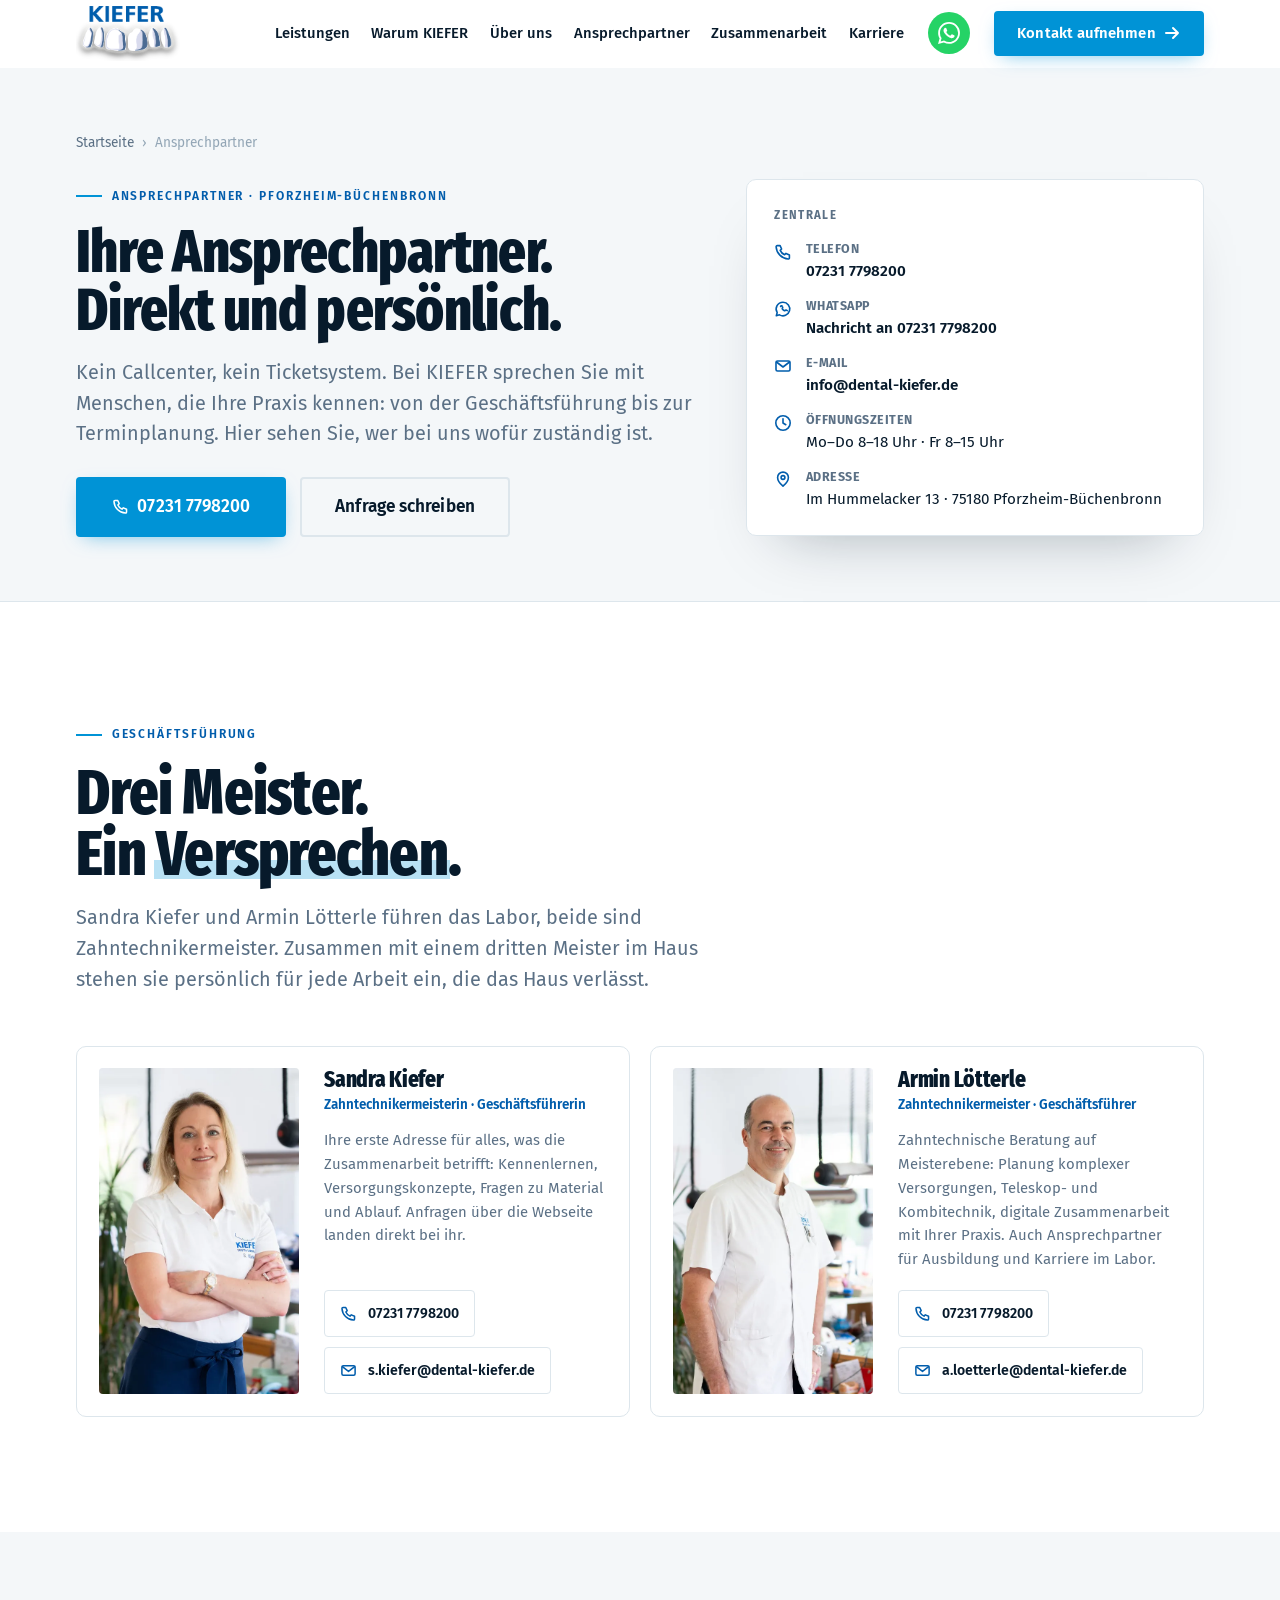
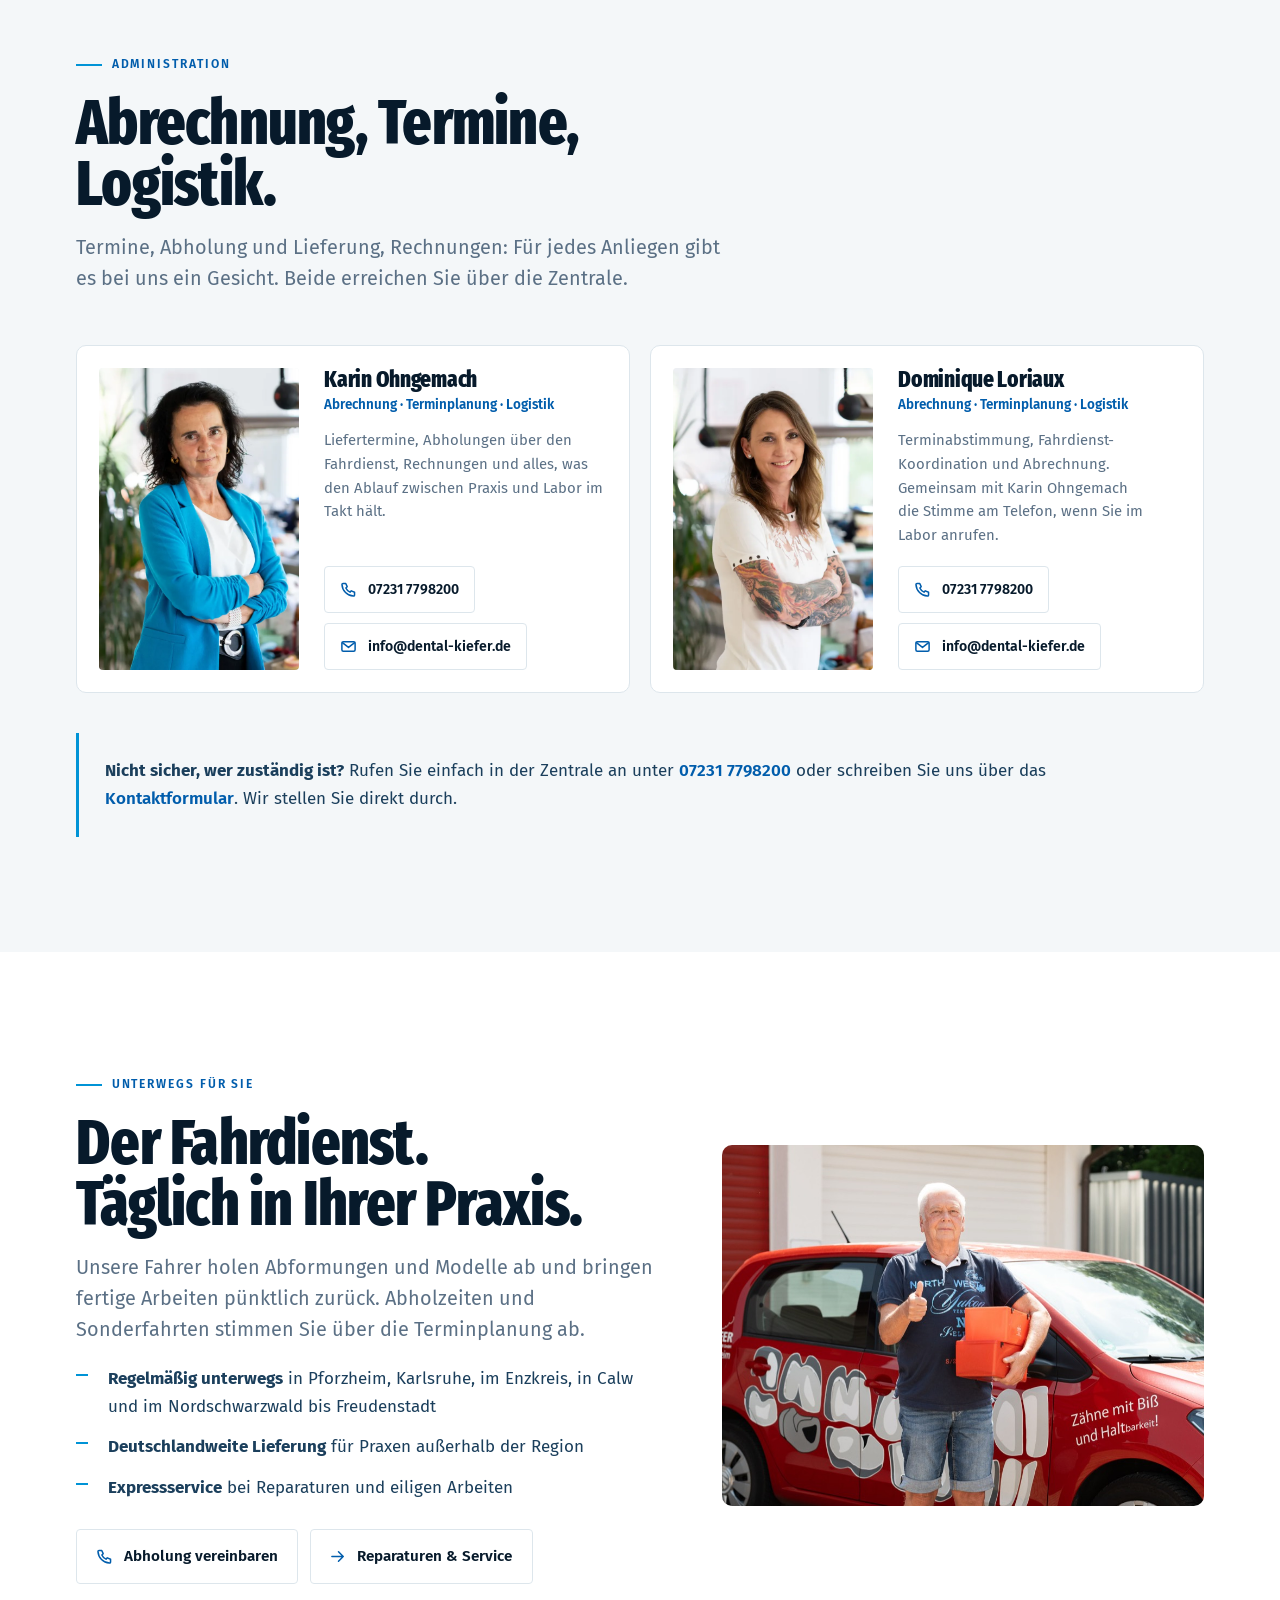
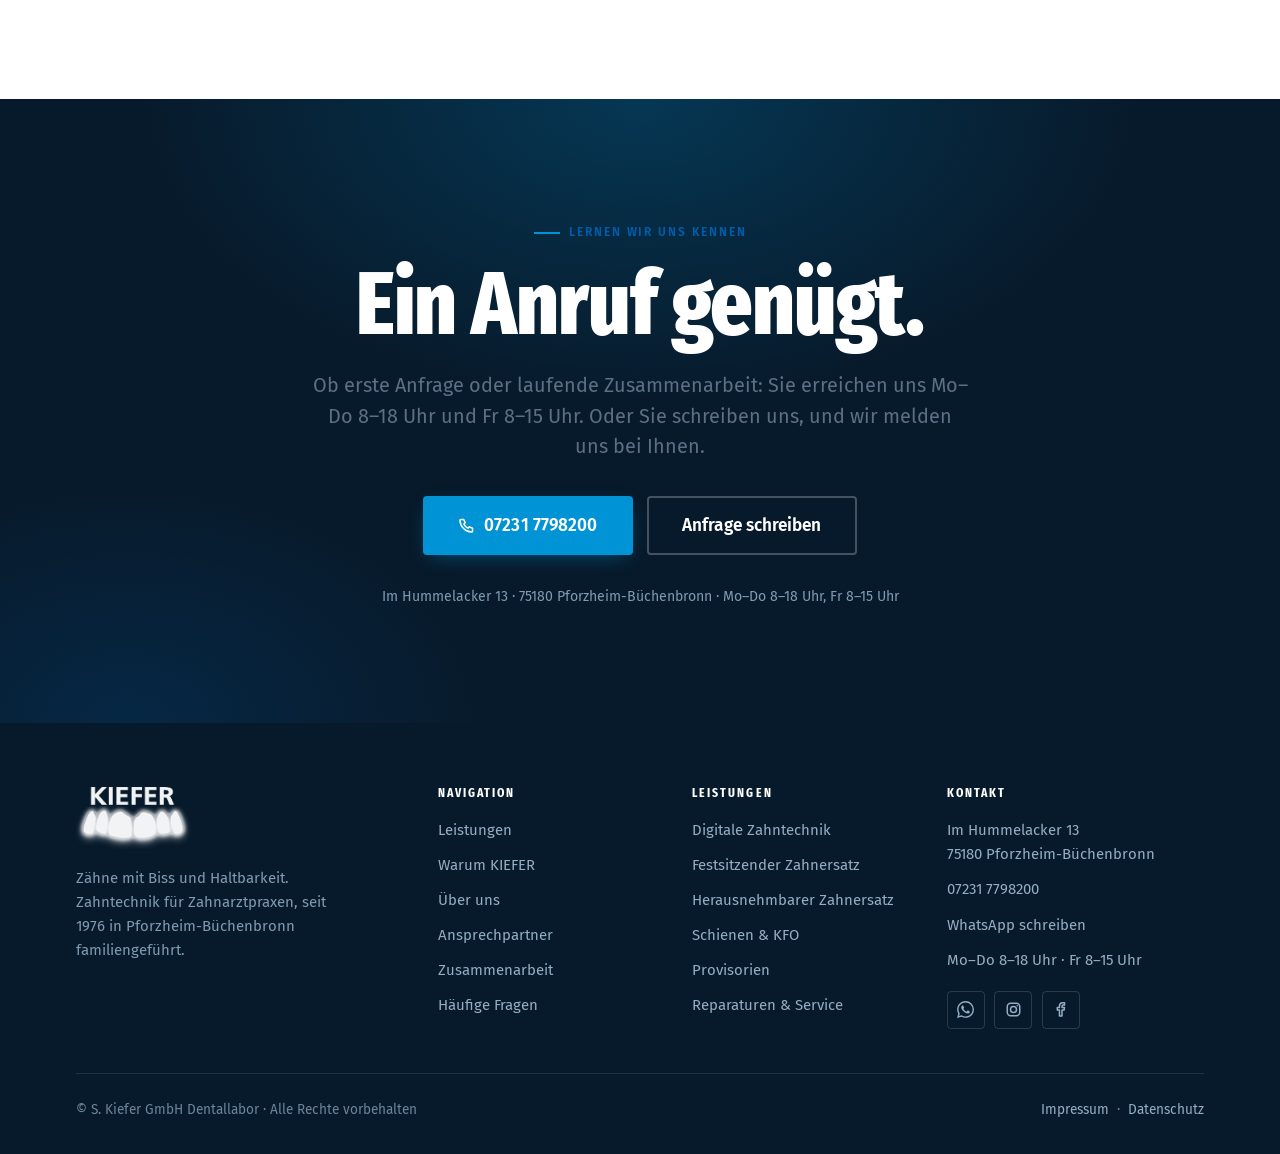
<file: website/ansprechpartner.html>
<!DOCTYPE html>
<html lang="de">
<head>
<meta charset="utf-8">
<meta name="viewport" content="width=device-width, initial-scale=1">
<title>Ansprechpartner: Ihr Team im Dentallabor Kiefer in Pforzheim</title>
<meta name="description" content="Ihre Ansprechpartner im Dentallabor Kiefer in Pforzheim-Büchenbronn: Geschäftsführung, Zahntechnik, Abrechnung, Terminplanung und Logistik. Direkt erreichbar unter 07231 7798200.">
<meta name="robots" content="index, follow">
<link rel="canonical" href="https://www.dental-kiefer.de/ansprechpartner.html">

<meta property="og:type" content="website">
<meta property="og:title" content="Ansprechpartner: Ihr Team im Dentallabor Kiefer in Pforzheim">
<meta property="og:description" content="Geschäftsführung, Zahntechnik, Abrechnung, Terminplanung und Logistik: Wer bei KIEFER für Ihre Praxis da ist.">
<meta property="og:locale" content="de_DE">
<meta property="og:site_name" content="S. Kiefer GmbH Dentallabor">
<meta name="twitter:card" content="summary_large_image">
<meta name="theme-color" content="#015dac">

<link rel="icon" href="assets/img/logo-kiefer.png" type="image/png">
<link rel="stylesheet" href="assets/css/style.css">
<link rel="stylesheet" href="assets/css/einwilligung.css">
<script type="application/ld+json">
{
  "@context": "https://schema.org",
  "@graph": [
    {
      "@type": "ContactPage",
      "@id": "https://www.dental-kiefer.de/ansprechpartner.html",
      "name": "Ansprechpartner: S. Kiefer GmbH Dentallabor",
      "about": { "@id": "https://www.dental-kiefer.de/#organisation" }
    },
    {
      "@type": "LocalBusiness",
      "@id": "https://www.dental-kiefer.de/#organisation",
      "name": "S. Kiefer GmbH Dentallabor",
      "telephone": "+49 7231 7798200",
      "address": {
        "@type": "PostalAddress",
        "streetAddress": "Im Hummelacker 13",
        "addressLocality": "Pforzheim",
        "addressRegion": "BW",
        "postalCode": "75180",
        "addressCountry": "DE"
      },
      "employee": [
        { "@type": "Person", "name": "Sandra Kiefer", "jobTitle": "Zahntechnikermeisterin, Geschäftsführerin", "telephone": "+49 7231 7798200", "email": "s.kiefer@dental-kiefer.de" },
        { "@type": "Person", "name": "Armin Lötterle", "jobTitle": "Zahntechnikermeister, Geschäftsführer", "telephone": "+49 7231 7798200", "email": "a.loetterle@dental-kiefer.de" },
        { "@type": "Person", "name": "Karin Ohngemach", "jobTitle": "Abrechnung, Terminplanung, Logistik", "telephone": "+49 7231 7798200", "email": "info@dental-kiefer.de" },
        { "@type": "Person", "name": "Dominique Loriaux", "jobTitle": "Abrechnung, Terminplanung, Logistik", "telephone": "+49 7231 7798200", "email": "info@dental-kiefer.de" }
      ]
    },
    {
      "@type": "BreadcrumbList",
      "itemListElement": [
        { "@type": "ListItem", "position": 1, "name": "Startseite", "item": "https://www.dental-kiefer.de/" },
        { "@type": "ListItem", "position": 2, "name": "Ansprechpartner", "item": "https://www.dental-kiefer.de/ansprechpartner.html" }
      ]
    }
  ]
}
</script>
<noscript><style>.rein,.rein-kind,.rein-kind>*{opacity:1!important;transform:none!important}.zeile span{transform:none!important}</style></noscript>
</head>
<body>
<a class="skip" href="#inhalt">Zum Inhalt springen</a>

<header class="kopf">
  <div class="kopf__innen">
    <a class="marke" href="index.html" aria-label="S. Kiefer GmbH Dentallabor, zur Startseite">
      <img src="assets/img/logo-kiefer.png" alt="S. Kiefer GmbH Dentallabor" width="104" height="56">
      <span class="marke__sub">Zähne mit Biss<br>&amp; Haltbarkeit</span>
    </a>

    <nav class="nav" aria-label="Hauptnavigation">
      <a href="index.html#leistungen">Leistungen</a>
      <a href="index.html#warum">Warum KIEFER</a>
      <a href="ueber-uns.html">Über uns</a>
      <a href="ansprechpartner.html">Ansprechpartner</a>
      <a href="index.html#ablauf">Zusammenarbeit</a>
      <a href="https://dental-kiefer-karriere.de/">Karriere</a>
    </nav>

    <button class="burger" type="button" aria-label="Menü öffnen" aria-expanded="false">
      <span></span>
    </button>

    <a class="btn-wa" href="https://wa.me/4972317798200" target="_blank" rel="noopener" aria-label="WhatsApp öffnen"><svg viewBox="0 0 24 24" aria-hidden="true"><path d="M17.472 14.382c-.297-.149-1.758-.867-2.03-.967-.273-.099-.471-.148-.67.15-.197.297-.767.966-.94 1.164-.173.199-.347.223-.644.075-.297-.15-1.255-.463-2.39-1.475-.883-.788-1.48-1.761-1.653-2.059-.173-.297-.018-.458.13-.606.134-.133.298-.347.446-.52.149-.174.198-.298.298-.497.099-.198.05-.371-.025-.52-.075-.149-.669-1.612-.916-2.207-.242-.579-.487-.5-.669-.51-.173-.008-.371-.01-.57-.01-.198 0-.52.074-.792.372-.272.297-1.04 1.016-1.04 2.479 0 1.462 1.065 2.875 1.213 3.074.149.198 2.096 3.2 5.077 4.487.709.306 1.262.489 1.694.625.712.227 1.36.195 1.871.118.571-.085 1.758-.719 2.006-1.413.248-.694.248-1.289.173-1.413-.074-.124-.272-.198-.57-.347m-5.421 7.403h-.004a9.87 9.87 0 0 1-5.031-1.378l-.361-.214-3.741.982.998-3.648-.235-.374a9.86 9.86 0 0 1-1.51-5.26c.001-5.45 4.436-9.884 9.888-9.884 2.64 0 5.122 1.03 6.988 2.898a9.825 9.825 0 0 1 2.893 6.994c-.003 5.45-4.437 9.884-9.885 9.884m8.413-18.297A11.815 11.815 0 0 0 12.05 0C5.495 0 .16 5.335.157 11.892c0 2.096.547 4.142 1.588 5.945L.057 24l6.305-1.654a11.882 11.882 0 0 0 5.683 1.448h.005c6.554 0 11.89-5.335 11.893-11.893a11.821 11.821 0 0 0-3.48-8.413Z"/></svg></a>
    <a class="btn btn--cta" href="index.html#kontakt">Kontakt aufnehmen <svg class="pfeil" width="16" height="16" viewBox="0 0 16 16" fill="none" aria-hidden="true"><path d="M2 8h12M9 3l5 5-5 5" stroke="currentColor" stroke-width="2" stroke-linecap="round" stroke-linejoin="round"/></svg></a>
  </div>
  <div class="fortschritt"></div>
</header>
<main id="inhalt">

<section class="job-hero">
  <div class="bahn">
    <nav class="brotkrumen" aria-label="Brotkrumen">
      <a href="index.html">Startseite</a>
      <span aria-hidden="true">›</span>
      <span>Ansprechpartner</span>
    </nav>

    <div class="job-hero__raster">
      <div>
        <span class="kicker">Ansprechpartner · Pforzheim-Büchenbronn</span>
        <h1 class="job-hero__titel">Ihre Ansprechpartner.<br>Direkt und persönlich.</h1>
        <p class="lead">Kein Callcenter, kein Ticketsystem. Bei KIEFER sprechen Sie mit
        Menschen, die Ihre Praxis kennen: von der Geschäftsführung bis zur Terminplanung.
        Hier sehen Sie, wer bei uns wofür zuständig ist.</p>

        <div class="hero__cta" style="margin-top:1.75rem;margin-bottom:0">
          <a class="btn btn--cta btn--gross" href="tel:+4972317798200"><svg width="17" height="17" viewBox="0 0 18 18" fill="none" stroke="currentColor" stroke-width="1.6" stroke-linecap="round" stroke-linejoin="round" aria-hidden="true"><path d="M6.1 2.6 7.6 6 6.2 7.4a8.4 8.4 0 0 0 4.4 4.4L12 10.4l3.4 1.5v3a1.1 1.1 0 0 1-1.2 1.1A13 13 0 0 1 2.1 3.8a1.1 1.1 0 0 1 1.1-1.2z"/></svg> 07231 7798200</a>
          <a class="btn btn--geist btn--gross" href="index.html#kontakt">Anfrage schreiben</a>
        </div>
      </div>

      <div class="ap-zentrale rein">
        <span class="ap-zentrale__titel">Zentrale</span>
        <ul>
          <li>
            <svg width="18" height="18" viewBox="0 0 18 18" fill="none" stroke="currentColor" stroke-width="1.6" stroke-linecap="round" stroke-linejoin="round" aria-hidden="true"><path d="M6.1 2.6 7.6 6 6.2 7.4a8.4 8.4 0 0 0 4.4 4.4L12 10.4l3.4 1.5v3a1.1 1.1 0 0 1-1.2 1.1A13 13 0 0 1 2.1 3.8a1.1 1.1 0 0 1 1.1-1.2z"/></svg>
            <span><b>Telefon</b><a href="tel:+4972317798200">07231 7798200</a></span>
          </li>
          <li>
            <svg width="18" height="18" viewBox="0 0 18 18" fill="none" stroke="currentColor" stroke-width="1.6" stroke-linecap="round" stroke-linejoin="round" aria-hidden="true"><path d="M9 2.2A6.8 6.8 0 0 0 3.2 12.6L2.3 15.7l3.2-.85A6.8 6.8 0 1 0 9 2.2z"/><path d="M6.6 6.4c.2-.5.5-.5.8-.5h.4c.15 0 .3.05.4.35.15.35.45 1.15.5 1.25.04.1.06.22-.02.35-.3.5-.65.55-.45.9.55.9 1.3 1.5 2.2 1.95.3.15.45.1.6-.05l.55-.55c.15-.15.3-.12.5-.05.2.08 1.05.5 1.25.6"/></svg>
            <span><b>WhatsApp</b><a href="https://wa.me/4972317798200" target="_blank" rel="noopener">Nachricht an 07231 7798200</a></span>
          </li>
          <li>
            <svg width="18" height="18" viewBox="0 0 18 18" fill="none" stroke="currentColor" stroke-width="1.6" stroke-linecap="round" stroke-linejoin="round" aria-hidden="true"><rect x="2" y="4" width="14" height="10" rx="1.5"/><path d="m2.5 5 6.5 5 6.5-5"/></svg>
            <span><b>E-Mail</b><a href="mailto:info@dental-kiefer.de">info@dental-kiefer.de</a></span>
          </li>
          <li>
            <svg width="18" height="18" viewBox="0 0 18 18" fill="none" stroke="currentColor" stroke-width="1.6" stroke-linecap="round" stroke-linejoin="round" aria-hidden="true"><circle cx="9" cy="9" r="7.2"/><path d="M9 4.8V9l2.8 1.7"/></svg>
            <span><b>Öffnungszeiten</b>Mo–Do 8–18 Uhr · Fr 8–15 Uhr</span>
          </li>
          <li>
            <svg width="18" height="18" viewBox="0 0 18 18" fill="none" stroke="currentColor" stroke-width="1.6" stroke-linecap="round" stroke-linejoin="round" aria-hidden="true"><path d="M9 16.2s-5.4-4.6-5.4-8.7a5.4 5.4 0 0 1 10.8 0c0 4.1-5.4 8.7-5.4 8.7z"/><circle cx="9" cy="7.5" r="1.9"/></svg>
            <span><b>Adresse</b>Im Hummelacker 13 · 75180 Pforzheim-Büchenbronn</span>
          </li>
        </ul>
      </div>
    </div>
  </div>
</section>

<!-- ================= GESCHÄFTSFÜHRUNG ================= -->
<section class="sektion" id="geschaeftsfuehrung">
  <div class="bahn">
    <div class="kopfzeile rein">
      <div>
        <span class="kicker">Geschäftsführung</span>
        <h2 class="t-xl">Drei Meister.<br>Ein <span class="markiert">Versprechen</span>.</h2>
        <p class="lead">Sandra Kiefer und Armin Lötterle führen das Labor, beide sind
        Zahntechnikermeister. Zusammen mit einem dritten Meister im Haus stehen sie persönlich
        für jede Arbeit ein, die das Haus verlässt.</p>
      </div>
    </div>

    <div class="ap-raster ap-raster--zwei rein-kind">
      <article class="ap-karte ap-karte--gross">
        <div class="ap-karte__bild">
          <picture>
            <source srcset="assets/img/sandra-kiefer.webp" type="image/webp">
            <img src="assets/img/sandra-kiefer.jpg" alt="Sandra Kiefer, Zahntechnikermeisterin und Geschäftsführerin, im Labor in Pforzheim" width="720" height="900" loading="lazy" decoding="async">
          </picture>
        </div>
        <div class="ap-karte__text">
          <h3 class="ap-karte__name">Sandra Kiefer</h3>
          <p class="ap-karte__rolle">Zahntechnikermeisterin · Geschäftsführerin</p>
          <p class="ap-karte__info">Ihre erste Adresse für alles, was die Zusammenarbeit betrifft:
          Kennenlernen, Versorgungskonzepte, Fragen zu Material und Ablauf. Anfragen über die
          Webseite landen direkt bei ihr.</p>
          <div class="ap-karte__kontakt">
            <a class="kontaktzeile" href="tel:+4972317798200"><svg width="17" height="17" viewBox="0 0 18 18" fill="none" stroke="currentColor" stroke-width="1.6" stroke-linecap="round" stroke-linejoin="round" aria-hidden="true"><path d="M6.1 2.6 7.6 6 6.2 7.4a8.4 8.4 0 0 0 4.4 4.4L12 10.4l3.4 1.5v3a1.1 1.1 0 0 1-1.2 1.1A13 13 0 0 1 2.1 3.8a1.1 1.1 0 0 1 1.1-1.2z"/></svg> 07231 7798200</a>
            <a class="kontaktzeile" href="mailto:s.kiefer@dental-kiefer.de"><svg width="17" height="17" viewBox="0 0 18 18" fill="none" stroke="currentColor" stroke-width="1.6" stroke-linecap="round" stroke-linejoin="round" aria-hidden="true"><rect x="2" y="4" width="14" height="10" rx="1.5"/><path d="m2.5 5 6.5 5 6.5-5"/></svg> s.kiefer@dental-kiefer.de</a>
          </div>
        </div>
      </article>

      <article class="ap-karte ap-karte--gross">
        <div class="ap-karte__bild">
          <picture>
            <source srcset="assets/img/armin-loetterle.webp" type="image/webp">
            <img src="assets/img/armin-loetterle.jpg" alt="Armin Lötterle, Zahntechnikermeister und Geschäftsführer, im Labor" width="720" height="900" loading="lazy" decoding="async">
          </picture>
        </div>
        <div class="ap-karte__text">
          <h3 class="ap-karte__name">Armin Lötterle</h3>
          <p class="ap-karte__rolle">Zahntechnikermeister · Geschäftsführer</p>
          <p class="ap-karte__info">Zahntechnische Beratung auf Meisterebene: Planung komplexer
          Versorgungen, Teleskop- und Kombitechnik, digitale Zusammenarbeit mit Ihrer Praxis.
          Auch Ansprechpartner für Ausbildung und Karriere im Labor.</p>
          <div class="ap-karte__kontakt">
            <a class="kontaktzeile" href="tel:+4972317798200"><svg width="17" height="17" viewBox="0 0 18 18" fill="none" stroke="currentColor" stroke-width="1.6" stroke-linecap="round" stroke-linejoin="round" aria-hidden="true"><path d="M6.1 2.6 7.6 6 6.2 7.4a8.4 8.4 0 0 0 4.4 4.4L12 10.4l3.4 1.5v3a1.1 1.1 0 0 1-1.2 1.1A13 13 0 0 1 2.1 3.8a1.1 1.1 0 0 1 1.1-1.2z"/></svg> 07231 7798200</a>
            <a class="kontaktzeile" href="mailto:a.loetterle@dental-kiefer.de"><svg width="17" height="17" viewBox="0 0 18 18" fill="none" stroke="currentColor" stroke-width="1.6" stroke-linecap="round" stroke-linejoin="round" aria-hidden="true"><rect x="2" y="4" width="14" height="10" rx="1.5"/><path d="m2.5 5 6.5 5 6.5-5"/></svg> a.loetterle@dental-kiefer.de</a>
          </div>
        </div>
      </article>
    </div>
  </div>
</section>

<!-- ================= TEAM ================= -->
<section class="sektion sektion--papier" id="team">
  <div class="bahn">
    <div class="kopfzeile rein">
      <div>
        <span class="kicker">Administration</span>
        <h2 class="t-xl">Abrechnung, Termine,<br>Logistik.</h2>
        <p class="lead">Termine, Abholung und Lieferung, Rechnungen: Für jedes Anliegen gibt es bei uns
        ein Gesicht. Beide erreichen Sie über die Zentrale.</p>
      </div>
    </div>

    <div class="ap-raster ap-raster--zwei rein-kind">

      <article class="ap-karte ap-karte--gross">
        <div class="ap-karte__bild">
          <picture>
            <source srcset="assets/img/karin-ohngemach.webp" type="image/webp">
            <img src="assets/img/karin-ohngemach.jpg" alt="Karin Ohngemach, Abrechnung, Terminplanung und Logistik, im Labor" width="720" height="900" loading="lazy" decoding="async">
          </picture>
        </div>
        <div class="ap-karte__text">
          <h3 class="ap-karte__name">Karin Ohngemach</h3>
          <p class="ap-karte__rolle">Abrechnung · Terminplanung · Logistik</p>
          <p class="ap-karte__info">Liefertermine, Abholungen über den Fahrdienst, Rechnungen
          und alles, was den Ablauf zwischen Praxis und Labor im Takt hält.</p>
          <div class="ap-karte__kontakt">
            <a class="kontaktzeile" href="tel:+4972317798200"><svg width="17" height="17" viewBox="0 0 18 18" fill="none" stroke="currentColor" stroke-width="1.6" stroke-linecap="round" stroke-linejoin="round" aria-hidden="true"><path d="M6.1 2.6 7.6 6 6.2 7.4a8.4 8.4 0 0 0 4.4 4.4L12 10.4l3.4 1.5v3a1.1 1.1 0 0 1-1.2 1.1A13 13 0 0 1 2.1 3.8a1.1 1.1 0 0 1 1.1-1.2z"/></svg> 07231 7798200</a>
            <a class="kontaktzeile" href="mailto:info@dental-kiefer.de"><svg width="17" height="17" viewBox="0 0 18 18" fill="none" stroke="currentColor" stroke-width="1.6" stroke-linecap="round" stroke-linejoin="round" aria-hidden="true"><rect x="2" y="4" width="14" height="10" rx="1.5"/><path d="m2.5 5 6.5 5 6.5-5"/></svg> info@dental-kiefer.de</a>
          </div>
        </div>
      </article>

      <article class="ap-karte ap-karte--gross">
        <div class="ap-karte__bild">
          <picture>
            <source srcset="assets/img/dominique-loriaux.webp" type="image/webp">
            <img src="assets/img/dominique-loriaux.jpg" alt="Dominique Loriaux, Abrechnung, Terminplanung und Logistik, im Labor" width="720" height="900" loading="lazy" decoding="async">
          </picture>
        </div>
        <div class="ap-karte__text">
          <h3 class="ap-karte__name">Dominique Loriaux</h3>
          <p class="ap-karte__rolle">Abrechnung · Terminplanung · Logistik</p>
          <p class="ap-karte__info">Terminabstimmung, Fahrdienst-Koordination und Abrechnung.
          Gemeinsam mit Karin Ohngemach die Stimme am Telefon, wenn Sie im Labor anrufen.</p>
          <div class="ap-karte__kontakt">
            <a class="kontaktzeile" href="tel:+4972317798200"><svg width="17" height="17" viewBox="0 0 18 18" fill="none" stroke="currentColor" stroke-width="1.6" stroke-linecap="round" stroke-linejoin="round" aria-hidden="true"><path d="M6.1 2.6 7.6 6 6.2 7.4a8.4 8.4 0 0 0 4.4 4.4L12 10.4l3.4 1.5v3a1.1 1.1 0 0 1-1.2 1.1A13 13 0 0 1 2.1 3.8a1.1 1.1 0 0 1 1.1-1.2z"/></svg> 07231 7798200</a>
            <a class="kontaktzeile" href="mailto:info@dental-kiefer.de"><svg width="17" height="17" viewBox="0 0 18 18" fill="none" stroke="currentColor" stroke-width="1.6" stroke-linecap="round" stroke-linejoin="round" aria-hidden="true"><rect x="2" y="4" width="14" height="10" rx="1.5"/><path d="m2.5 5 6.5 5 6.5-5"/></svg> info@dental-kiefer.de</a>
          </div>
        </div>
      </article>
    </div>

    <div class="hinweiskasten rein" style="margin-top:2.5rem">
      <p><b>Nicht sicher, wer zuständig ist?</b> Rufen Sie einfach in der Zentrale an unter
      <a href="tel:+4972317798200">07231 7798200</a> oder schreiben Sie uns über das
      <a href="index.html#kontakt">Kontaktformular</a>. Wir stellen Sie direkt durch.</p>
    </div>
  </div>
</section>

<!-- ================= FAHRDIENST ================= -->
<section class="sektion" id="fahrdienst">
  <div class="bahn">
    <div class="person person--bild-rechts rein">
      <div>
        <span class="kicker">Unterwegs für Sie</span>
        <h2 class="t-xl">Der Fahrdienst.<br>Täglich in Ihrer Praxis.</h2>
        <p class="lead" style="margin-top:1.1rem">Unsere Fahrer holen Abformungen und Modelle ab
        und bringen fertige Arbeiten pünktlich zurück. Abholzeiten und Sonderfahrten stimmen Sie
        über die Terminplanung ab.</p>
        <ul class="liste" style="margin-top:1.3rem">
          <li><b>Regelmäßig unterwegs</b> in Pforzheim, Karlsruhe, im Enzkreis, in Calw und im Nordschwarzwald bis Freudenstadt</li>
          <li><b>Deutschlandweite Lieferung</b> für Praxen außerhalb der Region</li>
          <li><b>Expressservice</b> bei Reparaturen und eiligen Arbeiten</li>
        </ul>
        <div class="person__kontakt">
          <a class="kontaktzeile" href="tel:+4972317798200"><svg width="17" height="17" viewBox="0 0 18 18" fill="none" stroke="currentColor" stroke-width="1.6" stroke-linecap="round" stroke-linejoin="round" aria-hidden="true"><path d="M6.1 2.6 7.6 6 6.2 7.4a8.4 8.4 0 0 0 4.4 4.4L12 10.4l3.4 1.5v3a1.1 1.1 0 0 1-1.2 1.1A13 13 0 0 1 2.1 3.8a1.1 1.1 0 0 1 1.1-1.2z"/></svg> Abholung vereinbaren</a>
          <a class="kontaktzeile" href="leistungen/reparaturen-service.html"><svg width="17" height="17" viewBox="0 0 18 18" fill="none" stroke="currentColor" stroke-width="1.6" stroke-linecap="round" stroke-linejoin="round" aria-hidden="true"><path d="M2 9h12M9 4l5 5-5 5"/></svg> Reparaturen &amp; Service</a>
        </div>
      </div>
      <div class="person__bild">
        <img src="assets/img/kunde-06-fahrer-boxen.jpg" alt="Fahrer des Dentallabors Kiefer mit Transportboxen am roten Fahrdienst-Fahrzeug" width="1000" height="666" loading="lazy" decoding="async">
      </div>
    </div>
  </div>
</section>

<!-- ================= SCHLUSS ================= -->
<section class="sektion schluss">
  <div class="bahn">
    <div class="schluss__innen rein">
      <span class="kicker" style="justify-content:center">Lernen wir uns kennen</span>
      <h2 class="t-xxl">Ein Anruf genügt.</h2>
      <p class="lead">Ob erste Anfrage oder laufende Zusammenarbeit: Sie erreichen uns
      Mo–Do 8–18 Uhr und Fr 8–15 Uhr. Oder Sie schreiben uns, und wir melden uns bei Ihnen.</p>

      <div class="schluss__cta">
        <a class="btn btn--cta btn--gross" href="tel:+4972317798200"><svg width="17" height="17" viewBox="0 0 18 18" fill="none" stroke="currentColor" stroke-width="1.6" stroke-linecap="round" stroke-linejoin="round" aria-hidden="true"><path d="M6.1 2.6 7.6 6 6.2 7.4a8.4 8.4 0 0 0 4.4 4.4L12 10.4l3.4 1.5v3a1.1 1.1 0 0 1-1.2 1.1A13 13 0 0 1 2.1 3.8a1.1 1.1 0 0 1 1.1-1.2z"/></svg> 07231 7798200</a>
        <a class="btn btn--geist btn--gross" href="index.html#kontakt">Anfrage schreiben</a>
      </div>

      <p class="schluss__hint">
        Im Hummelacker 13 · 75180 Pforzheim-Büchenbronn · Mo–Do 8–18 Uhr, Fr 8–15 Uhr
      </p>
    </div>
  </div>
</section>

</main>

<footer class="fuss">
  <div class="bahn">
    <div class="fuss__raster">
      <div>
        <img class="fuss__logo" src="assets/img/logo-kiefer.png" alt="S. Kiefer GmbH Dentallabor" width="116" height="62">
        <p class="fuss__claim">Zähne mit Biss und Haltbarkeit. Zahntechnik für Zahnarztpraxen, seit 1976 in Pforzheim-Büchenbronn familiengeführt.</p>
      </div>

      <div>
        <h4>Navigation</h4>
        <ul>
          <li><a href="index.html#leistungen">Leistungen</a></li>
          <li><a href="index.html#warum">Warum KIEFER</a></li>
          <li><a href="ueber-uns.html">Über uns</a></li>
          <li><a href="ansprechpartner.html">Ansprechpartner</a></li>
          <li><a href="index.html#ablauf">Zusammenarbeit</a></li>
          <li><a href="index.html#faq">Häufige Fragen</a></li>
        </ul>
      </div>

      <div>
        <h4>Leistungen</h4>
        <ul>
          <li><a href="leistungen/digitale-zahntechnik.html">Digitale Zahntechnik</a></li>
          <li><a href="leistungen/festsitzender-zahnersatz.html">Festsitzender Zahnersatz</a></li>
          <li><a href="leistungen/herausnehmbarer-zahnersatz.html">Herausnehmbarer Zahnersatz</a></li>
          <li><a href="leistungen/schienen-kfo.html">Schienen &amp; KFO</a></li>
          <li><a href="leistungen/provisorien.html">Provisorien</a></li>
          <li><a href="leistungen/reparaturen-service.html">Reparaturen &amp; Service</a></li>
        </ul>
      </div>

      <div>
        <h4>Kontakt</h4>
        <ul>
          <li>Im Hummelacker 13<br>75180 Pforzheim-Büchenbronn</li>
          <li><a href="tel:+4972317798200">07231 7798200</a></li>
          <li><a href="https://wa.me/4972317798200" target="_blank" rel="noopener">WhatsApp schreiben</a></li>
          <li>Mo–Do 8–18 Uhr · Fr 8–15 Uhr</li>
        </ul>
        <div class="fuss__sozial" style="margin-top:1.15rem">
          <a href="https://wa.me/4972317798200" target="_blank" rel="noopener" aria-label="WhatsApp"><svg width="17" height="17" viewBox="0 0 24 24" fill="currentColor" aria-hidden="true"><path d="M17.472 14.382c-.297-.149-1.758-.867-2.03-.967-.273-.099-.471-.148-.67.15-.197.297-.767.966-.94 1.164-.173.199-.347.223-.644.075-.297-.15-1.255-.463-2.39-1.475-.883-.788-1.48-1.761-1.653-2.059-.173-.297-.018-.458.13-.606.134-.133.298-.347.446-.52.149-.174.198-.298.298-.497.099-.198.05-.371-.025-.52-.075-.149-.669-1.612-.916-2.207-.242-.579-.487-.5-.669-.51-.173-.008-.371-.01-.57-.01-.198 0-.52.074-.792.372-.272.297-1.04 1.016-1.04 2.479 0 1.462 1.065 2.875 1.213 3.074.149.198 2.096 3.2 5.077 4.487.709.306 1.262.489 1.694.625.712.227 1.36.195 1.871.118.571-.085 1.758-.719 2.006-1.413.248-.694.248-1.289.173-1.413-.074-.124-.272-.198-.57-.347m-5.421 7.403h-.004a9.87 9.87 0 0 1-5.031-1.378l-.361-.214-3.741.982.998-3.648-.235-.374a9.86 9.86 0 0 1-1.51-5.26c.001-5.45 4.436-9.884 9.888-9.884 2.64 0 5.122 1.03 6.988 2.898a9.825 9.825 0 0 1 2.893 6.994c-.003 5.45-4.437 9.884-9.885 9.884m8.413-18.297A11.815 11.815 0 0 0 12.05 0C5.495 0 .16 5.335.157 11.892c0 2.096.547 4.142 1.588 5.945L.057 24l6.305-1.654a11.882 11.882 0 0 0 5.683 1.448h.005c6.554 0 11.89-5.335 11.893-11.893a11.821 11.821 0 0 0-3.48-8.413Z"/></svg></a>
          <a href="https://www.instagram.com/dentallabor_s.kiefer_gmbh____/" target="_blank" rel="noopener" aria-label="Instagram"><svg width="17" height="17" viewBox="0 0 18 18" fill="none" stroke="currentColor" stroke-width="1.6" stroke-linecap="round" stroke-linejoin="round" aria-hidden="true"><rect x="2.4" y="2.4" width="13.2" height="13.2" rx="3.6"/><circle cx="9" cy="9" r="3.2"/><circle cx="13" cy="5" r=".8" fill="currentColor" stroke="none"/></svg></a>
          <a href="https://www.facebook.com/dentallabor.kiefer" target="_blank" rel="noopener" aria-label="Facebook"><svg width="17" height="17" viewBox="0 0 18 18" fill="none" stroke="currentColor" stroke-width="1.6" stroke-linecap="round" stroke-linejoin="round" aria-hidden="true"><path d="M10.6 16V9.6h2.2l.4-2.6h-2.6V5.4c0-.7.2-1.2 1.3-1.2h1.4V1.9c-.3 0-1.1-.1-2-.1-2 0-3.4 1.2-3.4 3.4V7H5.6v2.6h2.3V16z"/></svg></a>
        </div>
      </div>
    </div>

    <div class="fuss__unten">
      <span>© S. Kiefer GmbH Dentallabor · Alle Rechte vorbehalten</span>
      <span>
        <a href="impressum.html">Impressum</a> &nbsp;·&nbsp;
        <a href="datenschutz.html">Datenschutz</a><span data-einwilligung-huelle> &nbsp;&middot;&nbsp;
        <button type="button" class="ein-ausloeser" data-einwilligung-oeffnen>Cookie-Einstellungen</button></span>
      </span>
    </div>
  </div>
</footer>
<div class="sticky-bar">
  <a class="btn btn--cta" href="index.html#kontakt">Kontakt aufnehmen</a>
  <a class="btn btn--geist btn--tel" href="tel:+4972317798200" aria-label="Anrufen"><svg width="18" height="18" viewBox="0 0 18 18" fill="none" stroke="currentColor" stroke-width="1.6" stroke-linecap="round" stroke-linejoin="round" aria-hidden="true"><path d="M6.1 2.6 7.6 6 6.2 7.4a8.4 8.4 0 0 0 4.4 4.4L12 10.4l3.4 1.5v3a1.1 1.1 0 0 1-1.2 1.1A13 13 0 0 1 2.1 3.8a1.1 1.1 0 0 1 1.1-1.2z"/></svg></a>
</div>

<script src="assets/js/app.js"></script>
<script src="assets/js/ao-konfiguration.js"></script>
<script src="assets/js/einwilligung.js" defer></script>
<script src="assets/js/messung.js" defer></script>
<script src="assets/js/statistik.js" defer></script>
</body>
</html>
</file>
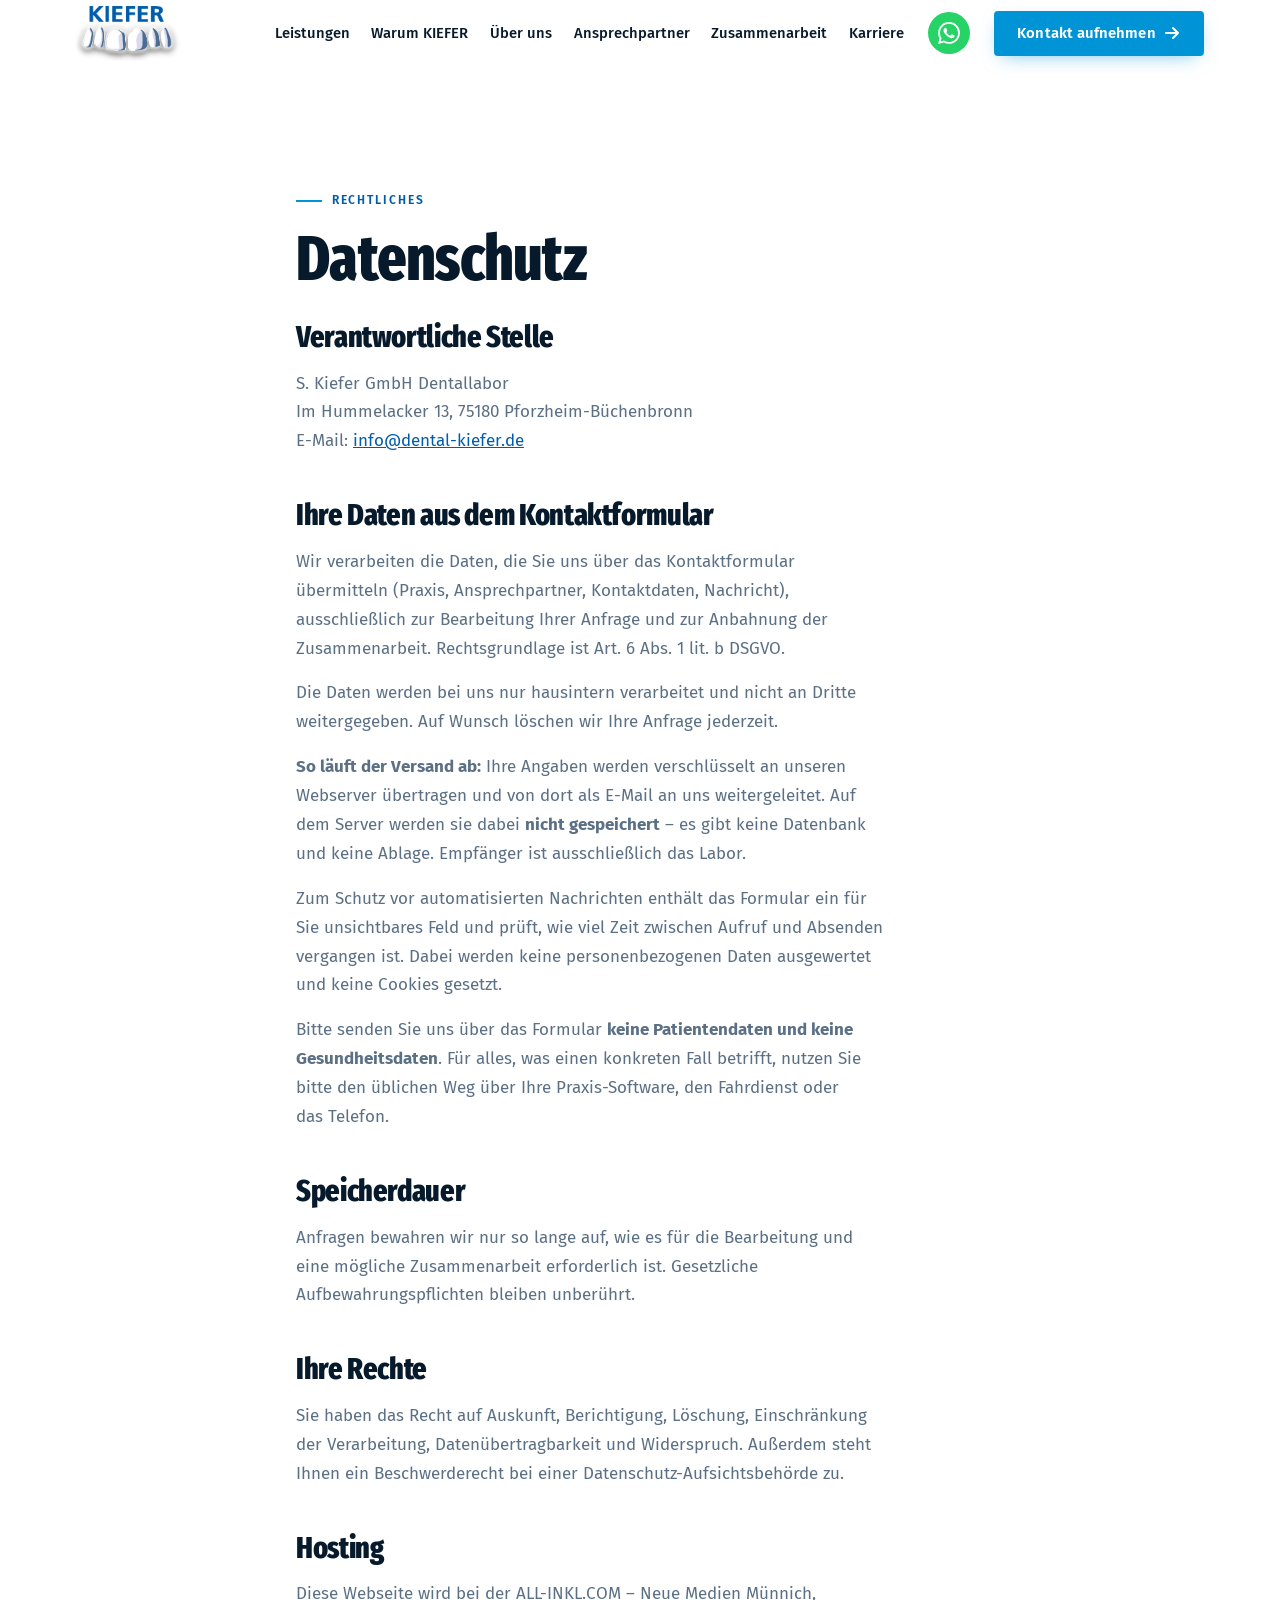
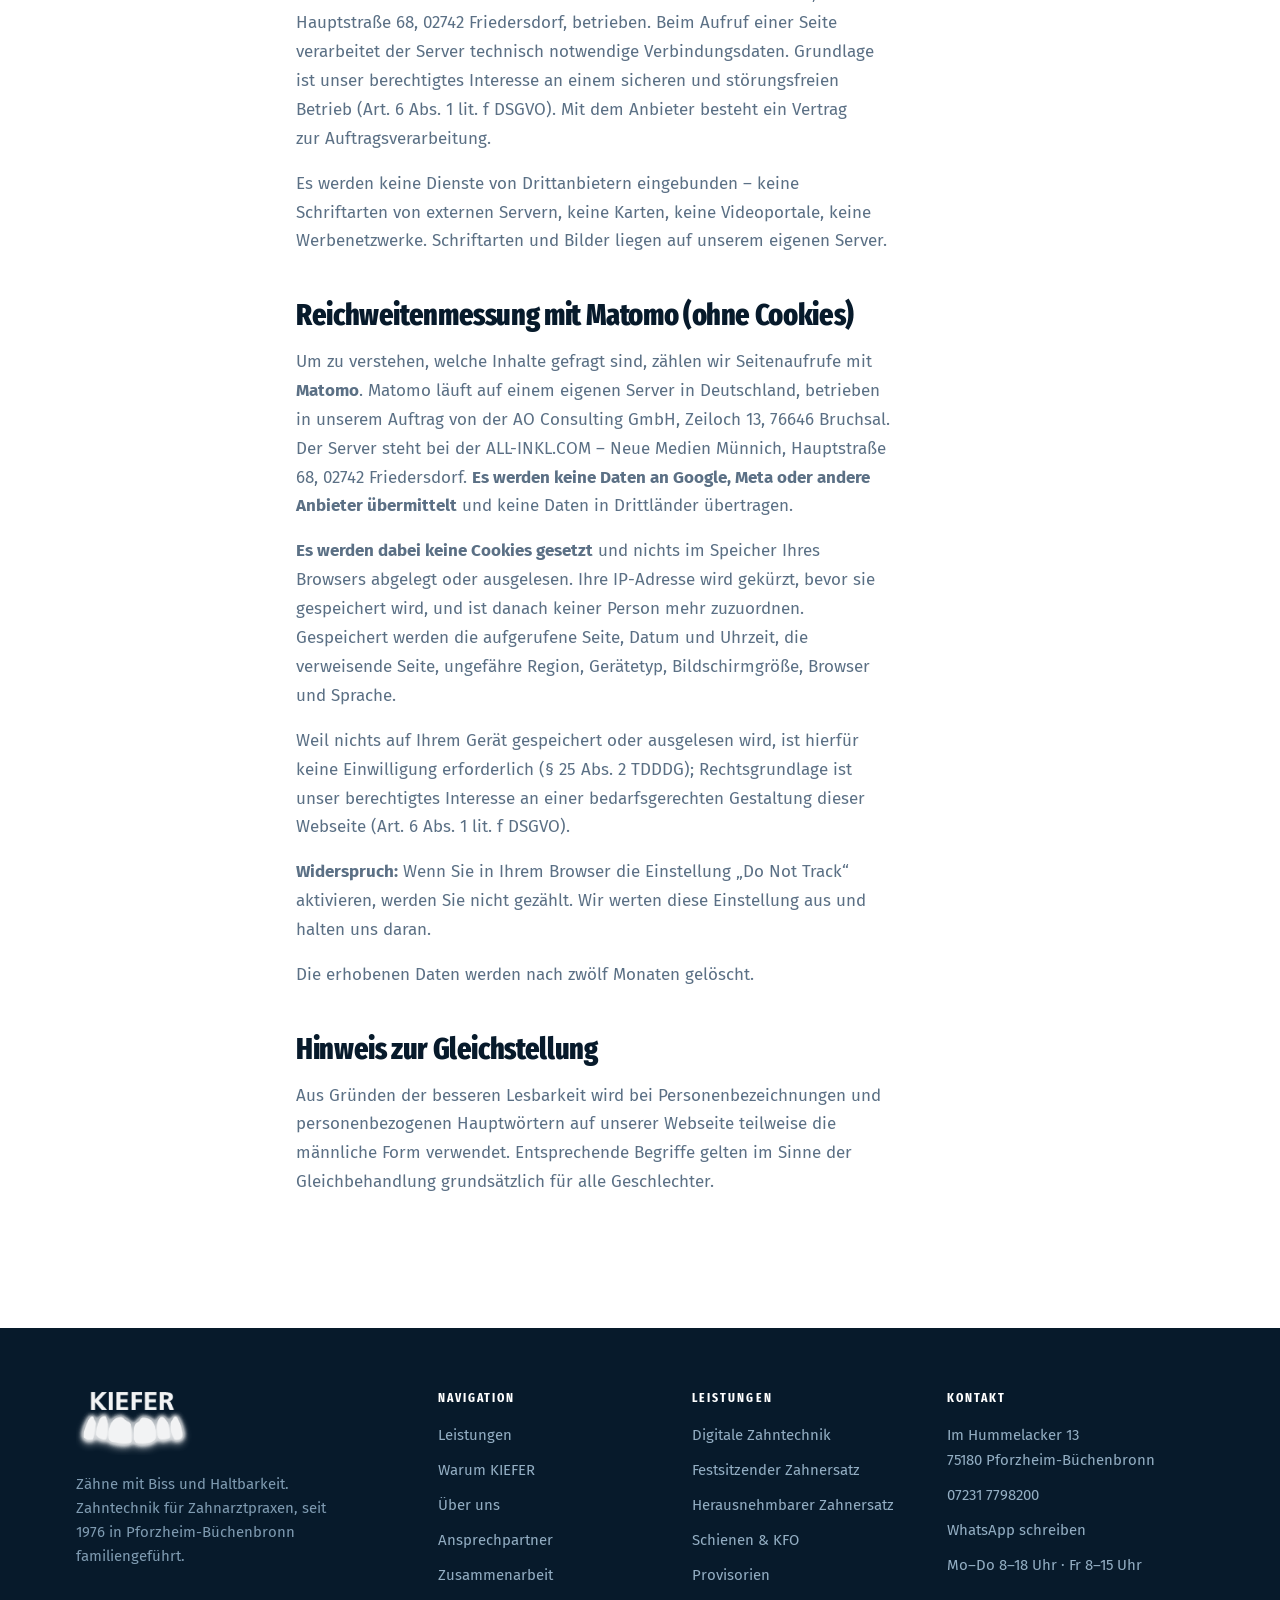
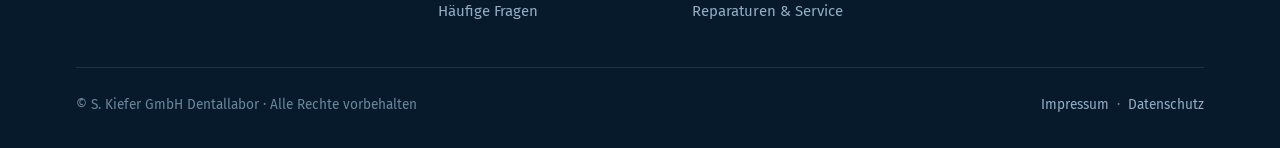
<file: website/datenschutz.html>
<!DOCTYPE html>
<html lang="de">
<head>
<meta charset="utf-8">
<meta name="viewport" content="width=device-width, initial-scale=1">
<title>Datenschutz | S. Kiefer GmbH Dentallabor Pforzheim</title>
<meta name="description" content="Datenschutzerklärung der S. Kiefer GmbH Dentallabor, Pforzheim-Büchenbronn.">
<meta name="robots" content="index, follow">
<link rel="canonical" href="https://www.dental-kiefer.de/datenschutz.html">

<meta property="og:type" content="website">
<meta property="og:title" content="Datenschutz | S. Kiefer GmbH Dentallabor Pforzheim">
<meta property="og:locale" content="de_DE">
<meta property="og:site_name" content="S. Kiefer GmbH Dentallabor">
<meta name="theme-color" content="#015dac">

<link rel="icon" href="assets/img/logo-kiefer.png" type="image/png">
<link rel="stylesheet" href="assets/css/style.css">
<link rel="stylesheet" href="assets/css/einwilligung.css">
<noscript><style>.rein,.rein-kind,.rein-kind>*{opacity:1!important;transform:none!important}.zeile span{transform:none!important}</style></noscript>
</head>
<body>
<a class="skip" href="#inhalt">Zum Inhalt springen</a>

<header class="kopf">
  <div class="kopf__innen">
    <a class="marke" href="index.html" aria-label="S. Kiefer GmbH Dentallabor, zur Startseite">
      <img src="assets/img/logo-kiefer.png" alt="S. Kiefer GmbH Dentallabor" width="104" height="56">
      <span class="marke__sub">Zähne mit Biss<br>&amp; Haltbarkeit</span>
    </a>

    <nav class="nav" aria-label="Hauptnavigation">
      <a href="index.html#leistungen">Leistungen</a>
      <a href="index.html#warum">Warum KIEFER</a>
      <a href="ueber-uns.html">Über uns</a>
      <a href="ansprechpartner.html">Ansprechpartner</a>
      <a href="index.html#ablauf">Zusammenarbeit</a>
      <a href="https://dental-kiefer-karriere.de/">Karriere</a>
    </nav>

    <button class="burger" type="button" aria-label="Menü öffnen" aria-expanded="false">
      <span></span>
    </button>

    <a class="btn-wa" href="https://wa.me/4972317798200" target="_blank" rel="noopener" aria-label="WhatsApp öffnen"><svg viewBox="0 0 24 24" aria-hidden="true"><path d="M17.472 14.382c-.297-.149-1.758-.867-2.03-.967-.273-.099-.471-.148-.67.15-.197.297-.767.966-.94 1.164-.173.199-.347.223-.644.075-.297-.15-1.255-.463-2.39-1.475-.883-.788-1.48-1.761-1.653-2.059-.173-.297-.018-.458.13-.606.134-.133.298-.347.446-.52.149-.174.198-.298.298-.497.099-.198.05-.371-.025-.52-.075-.149-.669-1.612-.916-2.207-.242-.579-.487-.5-.669-.51-.173-.008-.371-.01-.57-.01-.198 0-.52.074-.792.372-.272.297-1.04 1.016-1.04 2.479 0 1.462 1.065 2.875 1.213 3.074.149.198 2.096 3.2 5.077 4.487.709.306 1.262.489 1.694.625.712.227 1.36.195 1.871.118.571-.085 1.758-.719 2.006-1.413.248-.694.248-1.289.173-1.413-.074-.124-.272-.198-.57-.347m-5.421 7.403h-.004a9.87 9.87 0 0 1-5.031-1.378l-.361-.214-3.741.982.998-3.648-.235-.374a9.86 9.86 0 0 1-1.51-5.26c.001-5.45 4.436-9.884 9.888-9.884 2.64 0 5.122 1.03 6.988 2.898a9.825 9.825 0 0 1 2.893 6.994c-.003 5.45-4.437 9.884-9.885 9.884m8.413-18.297A11.815 11.815 0 0 0 12.05 0C5.495 0 .16 5.335.157 11.892c0 2.096.547 4.142 1.588 5.945L.057 24l6.305-1.654a11.882 11.882 0 0 0 5.683 1.448h.005c6.554 0 11.89-5.335 11.893-11.893a11.821 11.821 0 0 0-3.48-8.413Z"/></svg></a>
    <a class="btn btn--cta" href="index.html#kontakt">Kontakt aufnehmen <svg class="pfeil" width="16" height="16" viewBox="0 0 16 16" fill="none" aria-hidden="true"><path d="M2 8h12M9 3l5 5-5 5" stroke="currentColor" stroke-width="2" stroke-linecap="round" stroke-linejoin="round"/></svg></a>
  </div>
  <div class="fortschritt"></div>
</header>
<main id="inhalt">
<section class="sektion">
  <div class="bahn" style="max-width:800px">
    <span class="kicker">Rechtliches</span>
    <h1 class="t-xl" style="margin-bottom:2rem">Datenschutz</h1>

    <div class="job-text">
      <h2>Verantwortliche Stelle</h2>
      <p>
        S. Kiefer GmbH Dentallabor<br>
        Im Hummelacker 13, 75180 Pforzheim-Büchenbronn<br>
        E-Mail: <a href="mailto:info@dental-kiefer.de" style="color:var(--blau)">info@dental-kiefer.de</a>
      </p>

      <h2>Ihre Daten aus dem Kontaktformular</h2>
      <p>
        Wir verarbeiten die Daten, die Sie uns über das Kontaktformular übermitteln
        (Praxis, Ansprechpartner, Kontaktdaten, Nachricht), ausschließlich zur Bearbeitung
        Ihrer Anfrage und zur Anbahnung der Zusammenarbeit. Rechtsgrundlage ist
        Art. 6 Abs. 1 lit. b DSGVO.
      </p>
      <p>
        Die Daten werden bei uns nur hausintern verarbeitet und nicht an Dritte weitergegeben.
        Auf Wunsch löschen wir Ihre Anfrage jederzeit.
      </p>
      <p>
        <strong>So läuft der Versand ab:</strong> Ihre Angaben werden verschlüsselt an unseren
        Webserver übertragen und von dort als E-Mail an uns weitergeleitet. Auf dem Server
        werden sie dabei <strong>nicht gespeichert</strong> – es gibt keine Datenbank und keine
        Ablage. Empfänger ist ausschließlich das Labor.
      </p>
      <p>
        Zum Schutz vor automatisierten Nachrichten enthält das Formular ein für Sie unsichtbares
        Feld und prüft, wie viel Zeit zwischen Aufruf und Absenden vergangen ist. Dabei werden
        keine personenbezogenen Daten ausgewertet und keine Cookies gesetzt.
      </p>
      <p>
        Bitte senden Sie uns über das Formular <strong>keine Patientendaten und keine
        Gesundheitsdaten</strong>. Für alles, was einen konkreten Fall betrifft, nutzen Sie bitte
        den üblichen Weg über Ihre Praxis-Software, den Fahrdienst oder das Telefon.
      </p>

      <h2>Speicherdauer</h2>
      <p>
        Anfragen bewahren wir nur so lange auf, wie es für die Bearbeitung und eine mögliche
        Zusammenarbeit erforderlich ist. Gesetzliche Aufbewahrungspflichten bleiben unberührt.
      </p>

      <h2>Ihre Rechte</h2>
      <p>
        Sie haben das Recht auf Auskunft, Berichtigung, Löschung, Einschränkung der Verarbeitung,
        Datenübertragbarkeit und Widerspruch. Außerdem steht Ihnen ein Beschwerderecht bei einer
        Datenschutz-Aufsichtsbehörde zu.
      </p>

      <!-- ====================================================================
           BEIM LIVEGANG AKTIVIEREN — zusammen mit den Kennungen in
           ao-konfiguration.js. Solange dort nichts eingetragen ist, wird auch
           nichts geladen, und der Text unten waere falsch.

           REIHENFOLGE AM LIVEGANG-TAG:
           1. Kunde hat eigenes Google-Konto und Auftragsverarbeitung mit Google.
           2. Messkennung (G-...) in ao-konfiguration.js eintragen.
           3. Diesen Block hier auskommentieren, den bisherigen Absatz zum
              Thema Tracking darueber loeschen, Nummerierung anpassen.
           4. Auf der Seite pruefen: Banner erscheint, ohne Zustimmung geht kein
              Aufruf an Google hinaus.
           Nur die Abschnitte stehen lassen, die wirklich eingeschaltet sind.
      =====================================================================

      <h2>Einwilligung, Statistik und Marketing</h2>
      <p>Beim ersten Besuch fragen wir Sie, ob wir ueber die technisch notwendigen Funktionen
      hinaus etwas laden duerfen. <strong>Ohne Ihre Zustimmung wird kein Dienst von Google,
      Meta oder einem anderen Anbieter geladen</strong> und keine Messung durchgefuehrt. Ihre
      Entscheidung speichern wir im lokalen Speicher Ihres Browsers, nicht in einem Cookie;
      sie gilt zwoelf Monate. Sie koennen sie jederzeit ueber &bdquo;Cookie-Einstellungen&ldquo;
      in der Fusszeile aendern oder widerrufen &ndash; mit demselben Aufwand wie die Zustimmung.
      Eine Ablehnung hat keine Nachteile fuer die Nutzung dieser Seite.</p>

      <h3>Google Analytics 4</h3>
      <p>Mit Ihrer Zustimmung setzen wir Google Analytics 4 ein, einen Dienst der Google Ireland
      Limited, Gordon House, Barrow Street, Dublin 4, Irland. Wir erfahren dadurch, welche Seiten
      gelesen werden, woher Besucher kommen und mit welchem Geraet. Dabei werden Cookies und
      Kennungen in Ihrem Browser gesetzt. Ihre IP-Adresse wird gekuerzt, bevor sie gespeichert
      wird, und geraeteuebergreifende Werbemerkmale sind abgeschaltet. Eine Verarbeitung in den
      USA ist moeglich; Google beruft sich darauf, nach dem EU-US Data Privacy Framework
      zertifiziert zu sein. Die Daten werden nach laengstens 14 Monaten geloescht.
      Rechtsgrundlage ist Ihre Einwilligung nach Art. 6 Abs. 1 lit. a DSGVO und
      &sect; 25 Abs. 1 TDDDG. Naeheres bei Google:
      <a href="https://policies.google.com/privacy" target="_blank" rel="noopener">policies.google.com/privacy</a>.</p>

      <h3>Google Search Console</h3>
      <p>Wir nutzen die Google Search Console, um zu sehen, mit welchen Suchbegriffen diese Seite
      in der Google-Suche erscheint. Dabei wird nichts in Ihrem Browser gespeichert und es werden
      keine Daten einzelner Besucher verarbeitet; wir erhalten nur zusammengefasste Auswertungen.
      Eine Einwilligung ist dafuer nicht erforderlich.</p>

      <h3>Meta-Pixel</h3>
      <p>Mit Ihrer Zustimmung setzen wir den Meta-Pixel ein, einen Dienst der Meta Platforms
      Ireland Ltd., Merrion Road, Dublin 4, Irland. Er zeigt uns, ob ein Besuch aus einer Anzeige
      bei Facebook oder Instagram kam und ob daraus eine Anfrage geworden ist. Dabei werden
      Cookies und Kennungen gesetzt und Daten an Meta uebermittelt; eine Verarbeitung in den USA
      ist moeglich. Die Speicherdauer betraegt bis zu 24 Monate. Rechtsgrundlage ist Ihre
      Einwilligung nach Art. 6 Abs. 1 lit. a DSGVO und &sect; 25 Abs. 1 TDDDG. Meta und wir sind
      fuer die Erhebung gemeinsam Verantwortliche im Sinne von Art. 26 DSGVO; die Einzelheiten
      regelt die Zusatzvereinbarung von Meta. Naeheres bei Meta:
      <a href="https://www.facebook.com/privacy/policy" target="_blank" rel="noopener">facebook.com/privacy/policy</a>.</p>

      <h3>Google Ads</h3>
      <p>Mit Ihrer Zustimmung messen wir ueber Google Ads, welche Anzeige zu einer Anfrage
      gefuehrt hat. Anbieter, Rechtsgrundlage und Hinweise zur Uebermittlung in die USA
      entsprechen den Angaben zu Google Analytics.</p>

      ================== ENDE DES VORBEREITETEN BLOCKS ================== -->

      <h2>Hosting</h2>
      <p>
        Diese Webseite wird bei der ALL-INKL.COM – Neue Medien Münnich, Hauptstraße 68,
        02742 Friedersdorf, betrieben. Beim Aufruf einer Seite verarbeitet der Server
        technisch notwendige Verbindungsdaten. Grundlage ist unser berechtigtes Interesse
        an einem sicheren und störungsfreien Betrieb (Art. 6 Abs. 1 lit. f DSGVO).
        Mit dem Anbieter besteht ein Vertrag zur Auftragsverarbeitung.
      </p>
      <p>
        Es werden keine Dienste von Drittanbietern eingebunden – keine Schriftarten von
        externen Servern, keine Karten, keine Videoportale, keine Werbenetzwerke.
        Schriftarten und Bilder liegen auf unserem eigenen Server.
      </p>

      <h2>Reichweitenmessung mit Matomo (ohne Cookies)</h2>
      <p>
        Um zu verstehen, welche Inhalte gefragt sind, zählen wir Seitenaufrufe mit
        <strong>Matomo</strong>. Matomo läuft auf einem eigenen Server in Deutschland,
        betrieben in unserem Auftrag von der AO Consulting GmbH, Zeiloch 13, 76646 Bruchsal. Der Server steht bei der ALL-INKL.COM – Neue Medien Münnich, Hauptstraße 68, 02742 Friedersdorf. <strong>Es werden keine
        Daten an Google, Meta oder andere Anbieter übermittelt</strong> und keine Daten in
        Drittländer übertragen.
      </p>
      <p>
        <strong>Es werden dabei keine Cookies gesetzt</strong> und nichts im Speicher Ihres
        Browsers abgelegt oder ausgelesen. Ihre IP-Adresse wird gekürzt, bevor sie gespeichert
        wird, und ist danach keiner Person mehr zuzuordnen. Gespeichert werden die aufgerufene
        Seite, Datum und Uhrzeit, die verweisende Seite, ungefähre Region, Gerätetyp,
        Bildschirmgröße, Browser und Sprache.
      </p>
      <p>
        Weil nichts auf Ihrem Gerät gespeichert oder ausgelesen wird, ist hierfür keine
        Einwilligung erforderlich (§ 25 Abs. 2 TDDDG); Rechtsgrundlage ist unser berechtigtes
        Interesse an einer bedarfsgerechten Gestaltung dieser Webseite
        (Art. 6 Abs. 1 lit. f DSGVO).
      </p>
      <p>
        <strong>Widerspruch:</strong> Wenn Sie in Ihrem Browser die Einstellung
        &bdquo;Do Not Track&ldquo; aktivieren, werden Sie nicht gezählt. Wir werten diese
        Einstellung aus und halten uns daran.
      </p>
      <p>
        Die erhobenen Daten werden nach zwölf Monaten gelöscht.
      </p>

      <h2 id="gleichstellung">Hinweis zur Gleichstellung</h2>
      <p>
        Aus Gründen der besseren Lesbarkeit wird bei Personenbezeichnungen und personenbezogenen
        Hauptwörtern auf unserer Webseite teilweise die männliche Form verwendet. Entsprechende
        Begriffe gelten im Sinne der Gleichbehandlung grundsätzlich für alle Geschlechter.
      </p>

    </div>
  </div>
</section>
</main>

<footer class="fuss">
  <div class="bahn">
    <div class="fuss__raster">
      <div>
        <img class="fuss__logo" src="assets/img/logo-kiefer.png" alt="S. Kiefer GmbH Dentallabor" width="116" height="62">
        <p class="fuss__claim">Zähne mit Biss und Haltbarkeit. Zahntechnik für Zahnarztpraxen, seit 1976 in Pforzheim-Büchenbronn familiengeführt.</p>
      </div>

      <div>
        <h4>Navigation</h4>
        <ul>
          <li><a href="index.html#leistungen">Leistungen</a></li>
          <li><a href="index.html#warum">Warum KIEFER</a></li>
          <li><a href="ueber-uns.html">Über uns</a></li>
          <li><a href="ansprechpartner.html">Ansprechpartner</a></li>
          <li><a href="index.html#ablauf">Zusammenarbeit</a></li>
          <li><a href="index.html#faq">Häufige Fragen</a></li>
        </ul>
      </div>

      <div>
        <h4>Leistungen</h4>
        <ul>
          <li><a href="leistungen/digitale-zahntechnik.html">Digitale Zahntechnik</a></li>
          <li><a href="leistungen/festsitzender-zahnersatz.html">Festsitzender Zahnersatz</a></li>
          <li><a href="leistungen/herausnehmbarer-zahnersatz.html">Herausnehmbarer Zahnersatz</a></li>
          <li><a href="leistungen/schienen-kfo.html">Schienen &amp; KFO</a></li>
          <li><a href="leistungen/provisorien.html">Provisorien</a></li>
          <li><a href="leistungen/reparaturen-service.html">Reparaturen &amp; Service</a></li>
        </ul>
      </div>

      <div>
        <h4>Kontakt</h4>
        <ul>
          <li>Im Hummelacker 13<br>75180 Pforzheim-Büchenbronn</li>
          <li><a href="tel:+4972317798200">07231 7798200</a></li>
          <li><a href="https://wa.me/4972317798200" target="_blank" rel="noopener">WhatsApp schreiben</a></li>
          <li>Mo–Do 8–18 Uhr · Fr 8–15 Uhr</li>
        </ul>
      </div>
    </div>

    <div class="fuss__unten">
      <span>© S. Kiefer GmbH Dentallabor · Alle Rechte vorbehalten</span>
      <span>
        <a href="impressum.html">Impressum</a> &nbsp;·&nbsp;
        <a href="datenschutz.html">Datenschutz</a><span data-einwilligung-huelle> &nbsp;&middot;&nbsp;
        <button type="button" class="ein-ausloeser" data-einwilligung-oeffnen>Cookie-Einstellungen</button></span>
      </span>
    </div>
  </div>
</footer>
<script src="assets/js/app.js"></script>
<script src="assets/js/ao-konfiguration.js"></script>
<script src="assets/js/einwilligung.js" defer></script>
<script src="assets/js/messung.js" defer></script>
<script src="assets/js/statistik.js" defer></script>
</body>
</html>
</file>
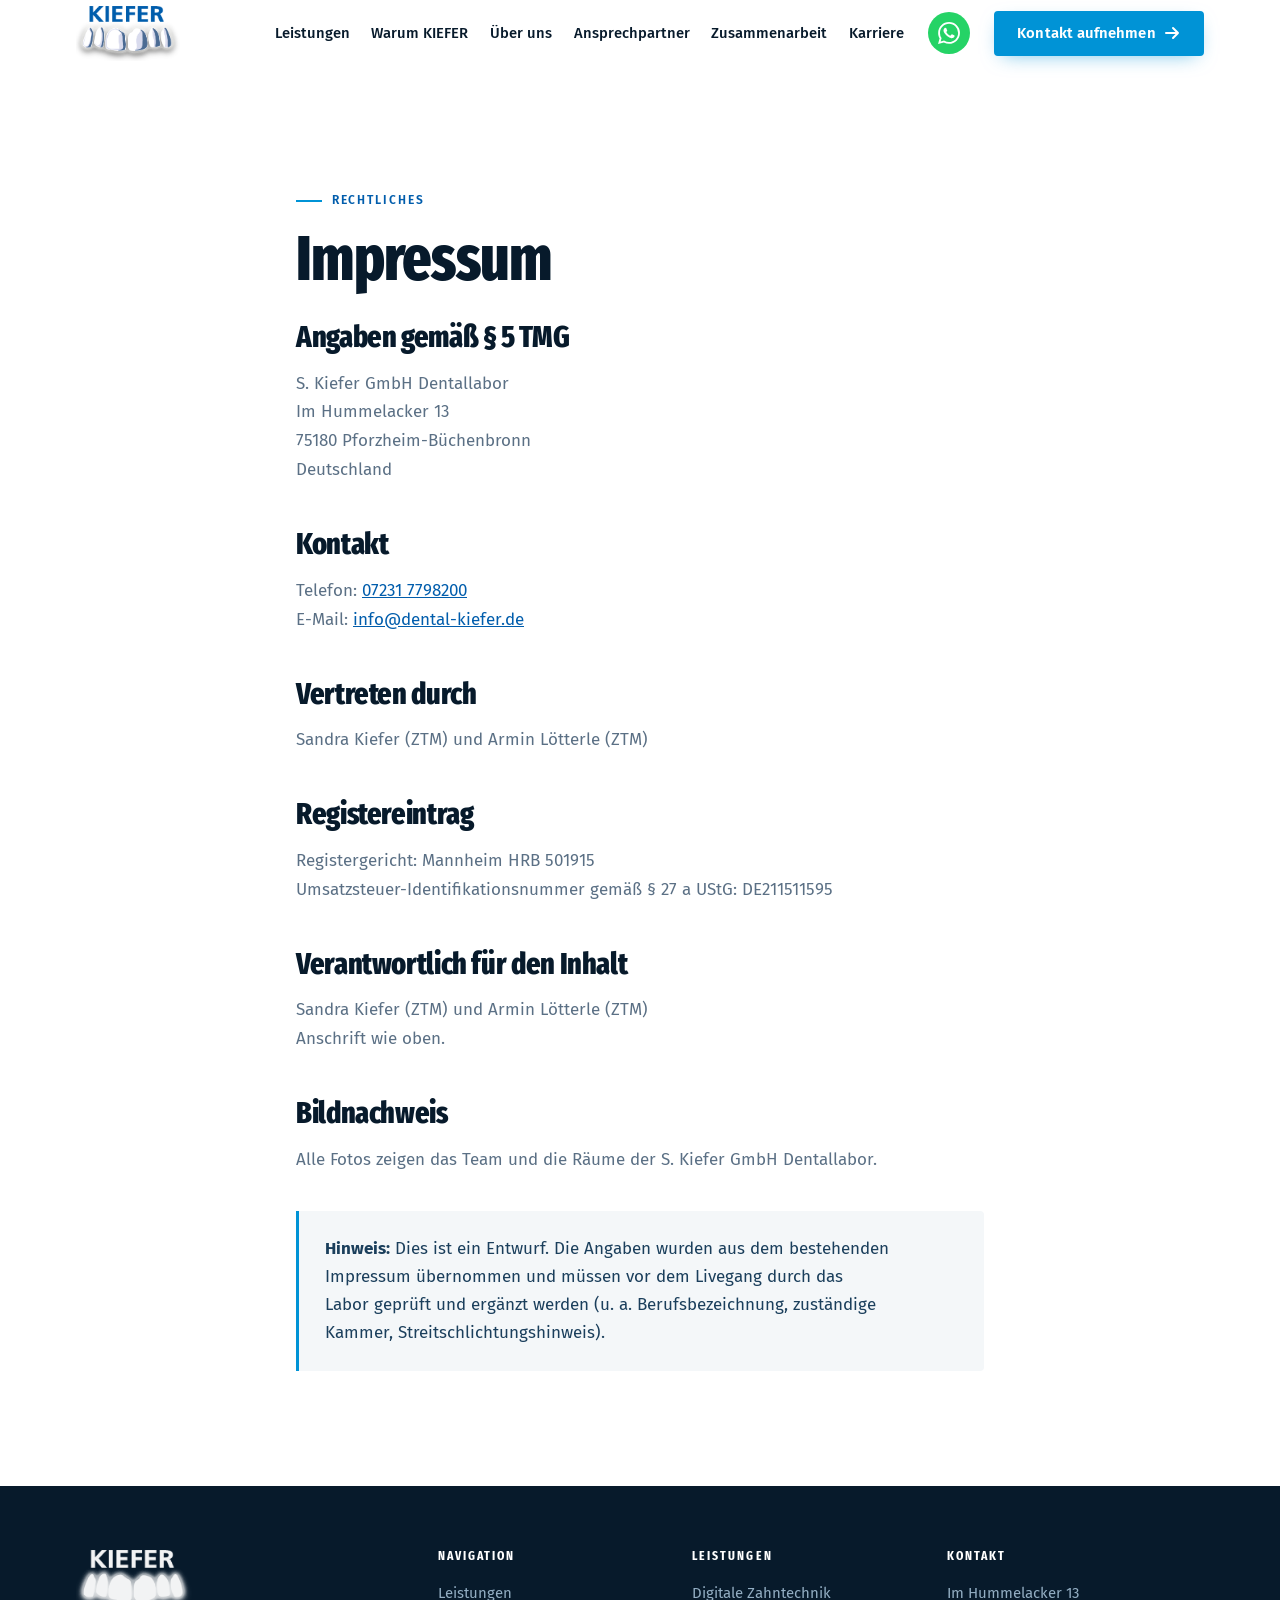
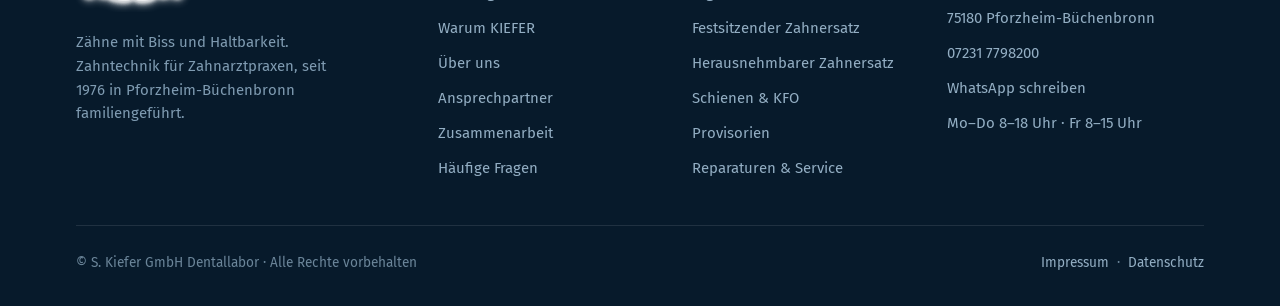
<file: website/impressum.html>
<!DOCTYPE html>
<html lang="de">
<head>
<meta charset="utf-8">
<meta name="viewport" content="width=device-width, initial-scale=1">
<title>Impressum | S. Kiefer GmbH Dentallabor Pforzheim</title>
<meta name="description" content="Impressum der S. Kiefer GmbH Dentallabor, Pforzheim-Büchenbronn.">
<meta name="robots" content="index, follow">
<link rel="canonical" href="https://www.dental-kiefer.de/impressum.html">

<meta property="og:type" content="website">
<meta property="og:title" content="Impressum | S. Kiefer GmbH Dentallabor Pforzheim">
<meta property="og:locale" content="de_DE">
<meta property="og:site_name" content="S. Kiefer GmbH Dentallabor">
<meta name="theme-color" content="#015dac">

<link rel="icon" href="assets/img/logo-kiefer.png" type="image/png">
<link rel="stylesheet" href="assets/css/style.css">
<link rel="stylesheet" href="assets/css/einwilligung.css">
<noscript><style>.rein,.rein-kind,.rein-kind>*{opacity:1!important;transform:none!important}.zeile span{transform:none!important}</style></noscript>
</head>
<body>
<a class="skip" href="#inhalt">Zum Inhalt springen</a>

<header class="kopf">
  <div class="kopf__innen">
    <a class="marke" href="index.html" aria-label="S. Kiefer GmbH Dentallabor, zur Startseite">
      <img src="assets/img/logo-kiefer.png" alt="S. Kiefer GmbH Dentallabor" width="104" height="56">
      <span class="marke__sub">Zähne mit Biss<br>&amp; Haltbarkeit</span>
    </a>

    <nav class="nav" aria-label="Hauptnavigation">
      <a href="index.html#leistungen">Leistungen</a>
      <a href="index.html#warum">Warum KIEFER</a>
      <a href="ueber-uns.html">Über uns</a>
      <a href="ansprechpartner.html">Ansprechpartner</a>
      <a href="index.html#ablauf">Zusammenarbeit</a>
      <a href="https://dental-kiefer-karriere.de/">Karriere</a>
    </nav>

    <button class="burger" type="button" aria-label="Menü öffnen" aria-expanded="false">
      <span></span>
    </button>

    <a class="btn-wa" href="https://wa.me/4972317798200" target="_blank" rel="noopener" aria-label="WhatsApp öffnen"><svg viewBox="0 0 24 24" aria-hidden="true"><path d="M17.472 14.382c-.297-.149-1.758-.867-2.03-.967-.273-.099-.471-.148-.67.15-.197.297-.767.966-.94 1.164-.173.199-.347.223-.644.075-.297-.15-1.255-.463-2.39-1.475-.883-.788-1.48-1.761-1.653-2.059-.173-.297-.018-.458.13-.606.134-.133.298-.347.446-.52.149-.174.198-.298.298-.497.099-.198.05-.371-.025-.52-.075-.149-.669-1.612-.916-2.207-.242-.579-.487-.5-.669-.51-.173-.008-.371-.01-.57-.01-.198 0-.52.074-.792.372-.272.297-1.04 1.016-1.04 2.479 0 1.462 1.065 2.875 1.213 3.074.149.198 2.096 3.2 5.077 4.487.709.306 1.262.489 1.694.625.712.227 1.36.195 1.871.118.571-.085 1.758-.719 2.006-1.413.248-.694.248-1.289.173-1.413-.074-.124-.272-.198-.57-.347m-5.421 7.403h-.004a9.87 9.87 0 0 1-5.031-1.378l-.361-.214-3.741.982.998-3.648-.235-.374a9.86 9.86 0 0 1-1.51-5.26c.001-5.45 4.436-9.884 9.888-9.884 2.64 0 5.122 1.03 6.988 2.898a9.825 9.825 0 0 1 2.893 6.994c-.003 5.45-4.437 9.884-9.885 9.884m8.413-18.297A11.815 11.815 0 0 0 12.05 0C5.495 0 .16 5.335.157 11.892c0 2.096.547 4.142 1.588 5.945L.057 24l6.305-1.654a11.882 11.882 0 0 0 5.683 1.448h.005c6.554 0 11.89-5.335 11.893-11.893a11.821 11.821 0 0 0-3.48-8.413Z"/></svg></a>
    <a class="btn btn--cta" href="index.html#kontakt">Kontakt aufnehmen <svg class="pfeil" width="16" height="16" viewBox="0 0 16 16" fill="none" aria-hidden="true"><path d="M2 8h12M9 3l5 5-5 5" stroke="currentColor" stroke-width="2" stroke-linecap="round" stroke-linejoin="round"/></svg></a>
  </div>
  <div class="fortschritt"></div>
</header>
<main id="inhalt">
<section class="sektion">
  <div class="bahn" style="max-width:800px">
    <span class="kicker">Rechtliches</span>
    <h1 class="t-xl" style="margin-bottom:2rem">Impressum</h1>

    <div class="job-text">
      <h2>Angaben gemäß § 5 TMG</h2>
      <p>
        S. Kiefer GmbH Dentallabor<br>
        Im Hummelacker 13<br>
        75180 Pforzheim-Büchenbronn<br>
        Deutschland
      </p>

      <h2>Kontakt</h2>
      <p>
        Telefon: <a href="tel:+4972317798200" style="color:var(--blau)">07231 7798200</a><br>
        E-Mail: <a href="mailto:info@dental-kiefer.de" style="color:var(--blau)">info@dental-kiefer.de</a>
      </p>

      <h2>Vertreten durch</h2>
      <p>Sandra Kiefer (ZTM) und Armin Lötterle (ZTM)</p>

      <h2>Registereintrag</h2>
      <p>
        Registergericht: Mannheim HRB 501915<br>
        Umsatzsteuer-Identifikationsnummer gemäß § 27 a UStG: DE211511595
      </p>

      <h2>Verantwortlich für den Inhalt</h2>
      <p>Sandra Kiefer (ZTM) und Armin Lötterle (ZTM)<br>Anschrift wie oben.</p>

      <h2>Bildnachweis</h2>
      <p>Alle Fotos zeigen das Team und die Räume der S. Kiefer GmbH Dentallabor.</p>

      <div class="hinweiskasten">
        <p><b>Hinweis:</b> Dies ist ein Entwurf. Die Angaben wurden aus dem bestehenden Impressum
        übernommen und müssen vor dem Livegang durch das Labor geprüft und ergänzt werden
        (u. a. Berufsbezeichnung, zuständige Kammer, Streitschlichtungshinweis).</p>
      </div>
    </div>
  </div>
</section>
</main>

<footer class="fuss">
  <div class="bahn">
    <div class="fuss__raster">
      <div>
        <img class="fuss__logo" src="assets/img/logo-kiefer.png" alt="S. Kiefer GmbH Dentallabor" width="116" height="62">
        <p class="fuss__claim">Zähne mit Biss und Haltbarkeit. Zahntechnik für Zahnarztpraxen, seit 1976 in Pforzheim-Büchenbronn familiengeführt.</p>
      </div>

      <div>
        <h4>Navigation</h4>
        <ul>
          <li><a href="index.html#leistungen">Leistungen</a></li>
          <li><a href="index.html#warum">Warum KIEFER</a></li>
          <li><a href="ueber-uns.html">Über uns</a></li>
          <li><a href="ansprechpartner.html">Ansprechpartner</a></li>
          <li><a href="index.html#ablauf">Zusammenarbeit</a></li>
          <li><a href="index.html#faq">Häufige Fragen</a></li>
        </ul>
      </div>

      <div>
        <h4>Leistungen</h4>
        <ul>
          <li><a href="leistungen/digitale-zahntechnik.html">Digitale Zahntechnik</a></li>
          <li><a href="leistungen/festsitzender-zahnersatz.html">Festsitzender Zahnersatz</a></li>
          <li><a href="leistungen/herausnehmbarer-zahnersatz.html">Herausnehmbarer Zahnersatz</a></li>
          <li><a href="leistungen/schienen-kfo.html">Schienen &amp; KFO</a></li>
          <li><a href="leistungen/provisorien.html">Provisorien</a></li>
          <li><a href="leistungen/reparaturen-service.html">Reparaturen &amp; Service</a></li>
        </ul>
      </div>

      <div>
        <h4>Kontakt</h4>
        <ul>
          <li>Im Hummelacker 13<br>75180 Pforzheim-Büchenbronn</li>
          <li><a href="tel:+4972317798200">07231 7798200</a></li>
          <li><a href="https://wa.me/4972317798200" target="_blank" rel="noopener">WhatsApp schreiben</a></li>
          <li>Mo–Do 8–18 Uhr · Fr 8–15 Uhr</li>
        </ul>
      </div>
    </div>

    <div class="fuss__unten">
      <span>© S. Kiefer GmbH Dentallabor · Alle Rechte vorbehalten</span>
      <span>
        <a href="impressum.html">Impressum</a> &nbsp;·&nbsp;
        <a href="datenschutz.html">Datenschutz</a><span data-einwilligung-huelle> &nbsp;&middot;&nbsp;
        <button type="button" class="ein-ausloeser" data-einwilligung-oeffnen>Cookie-Einstellungen</button></span>
      </span>
    </div>
  </div>
</footer>
<script src="assets/js/app.js"></script>
<script src="assets/js/ao-konfiguration.js"></script>
<script src="assets/js/einwilligung.js" defer></script>
<script src="assets/js/messung.js" defer></script>
<script src="assets/js/statistik.js" defer></script>
</body>
</html>
</file>
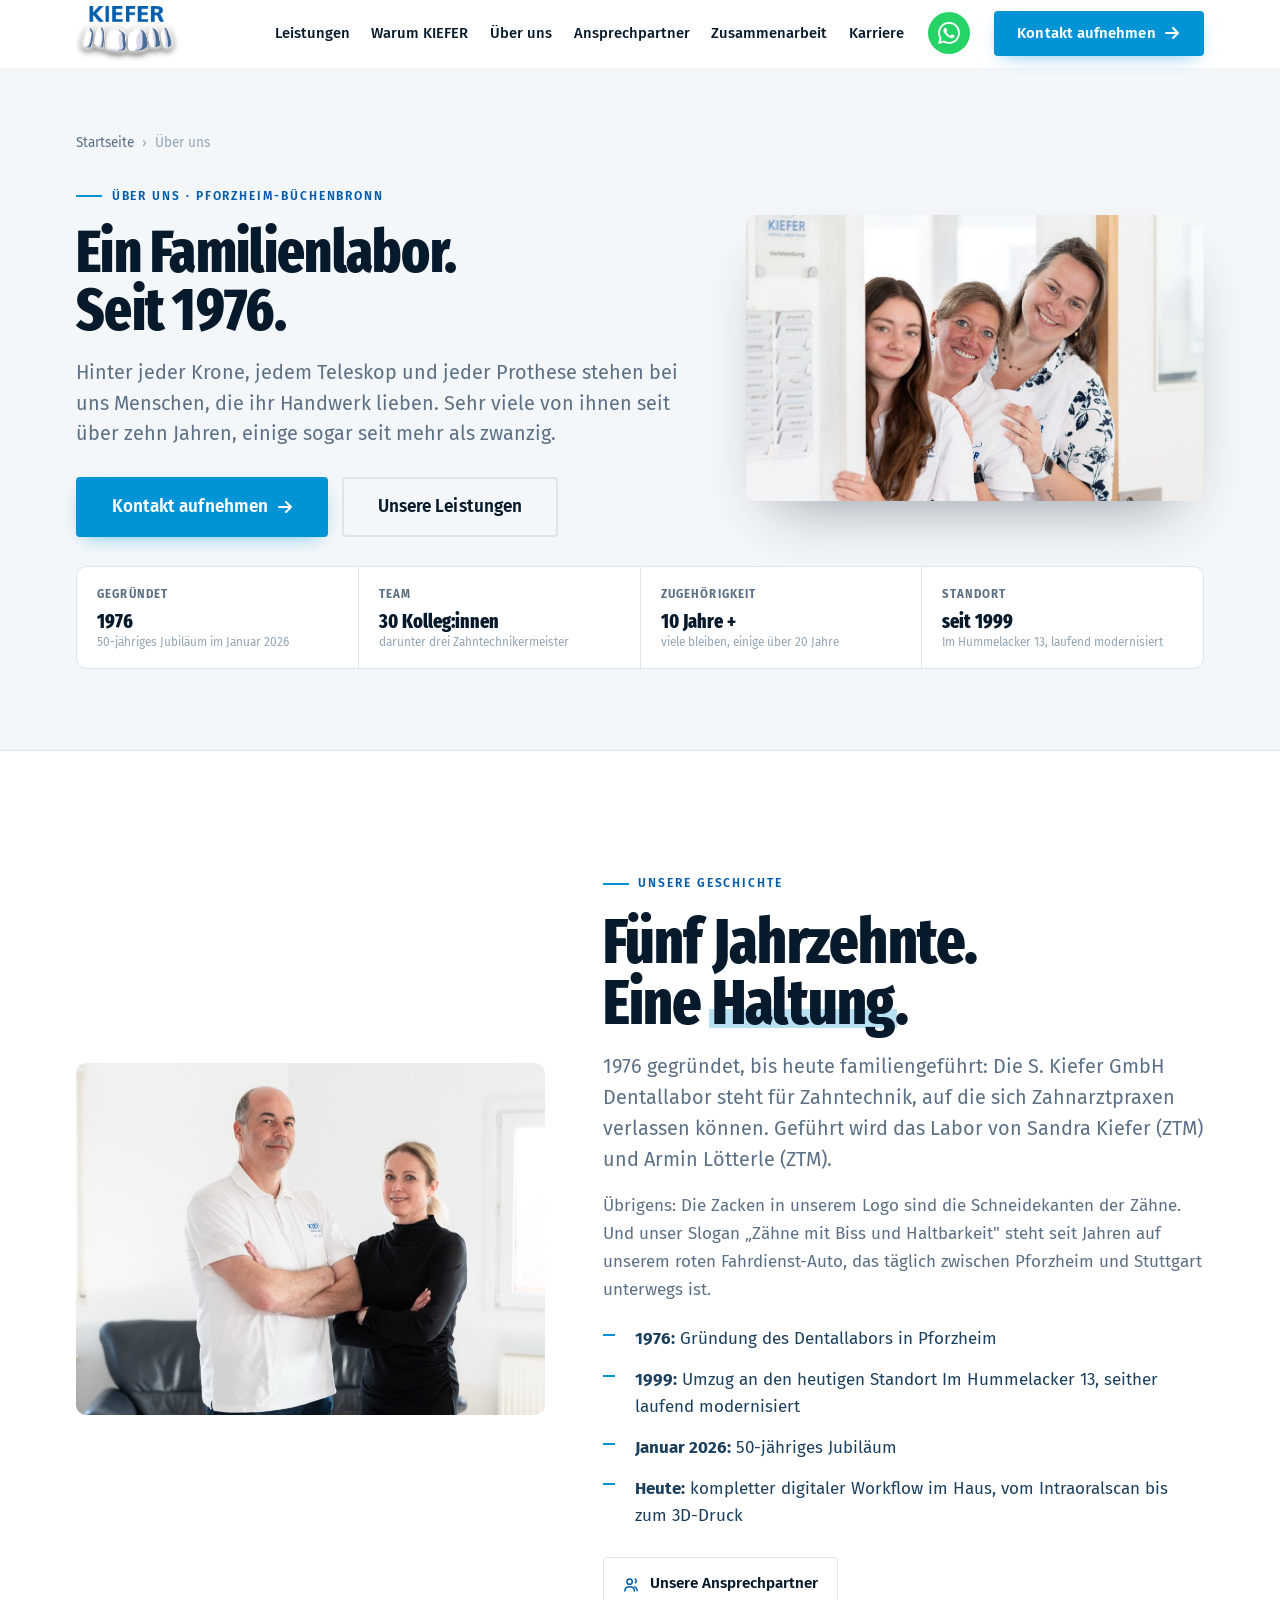
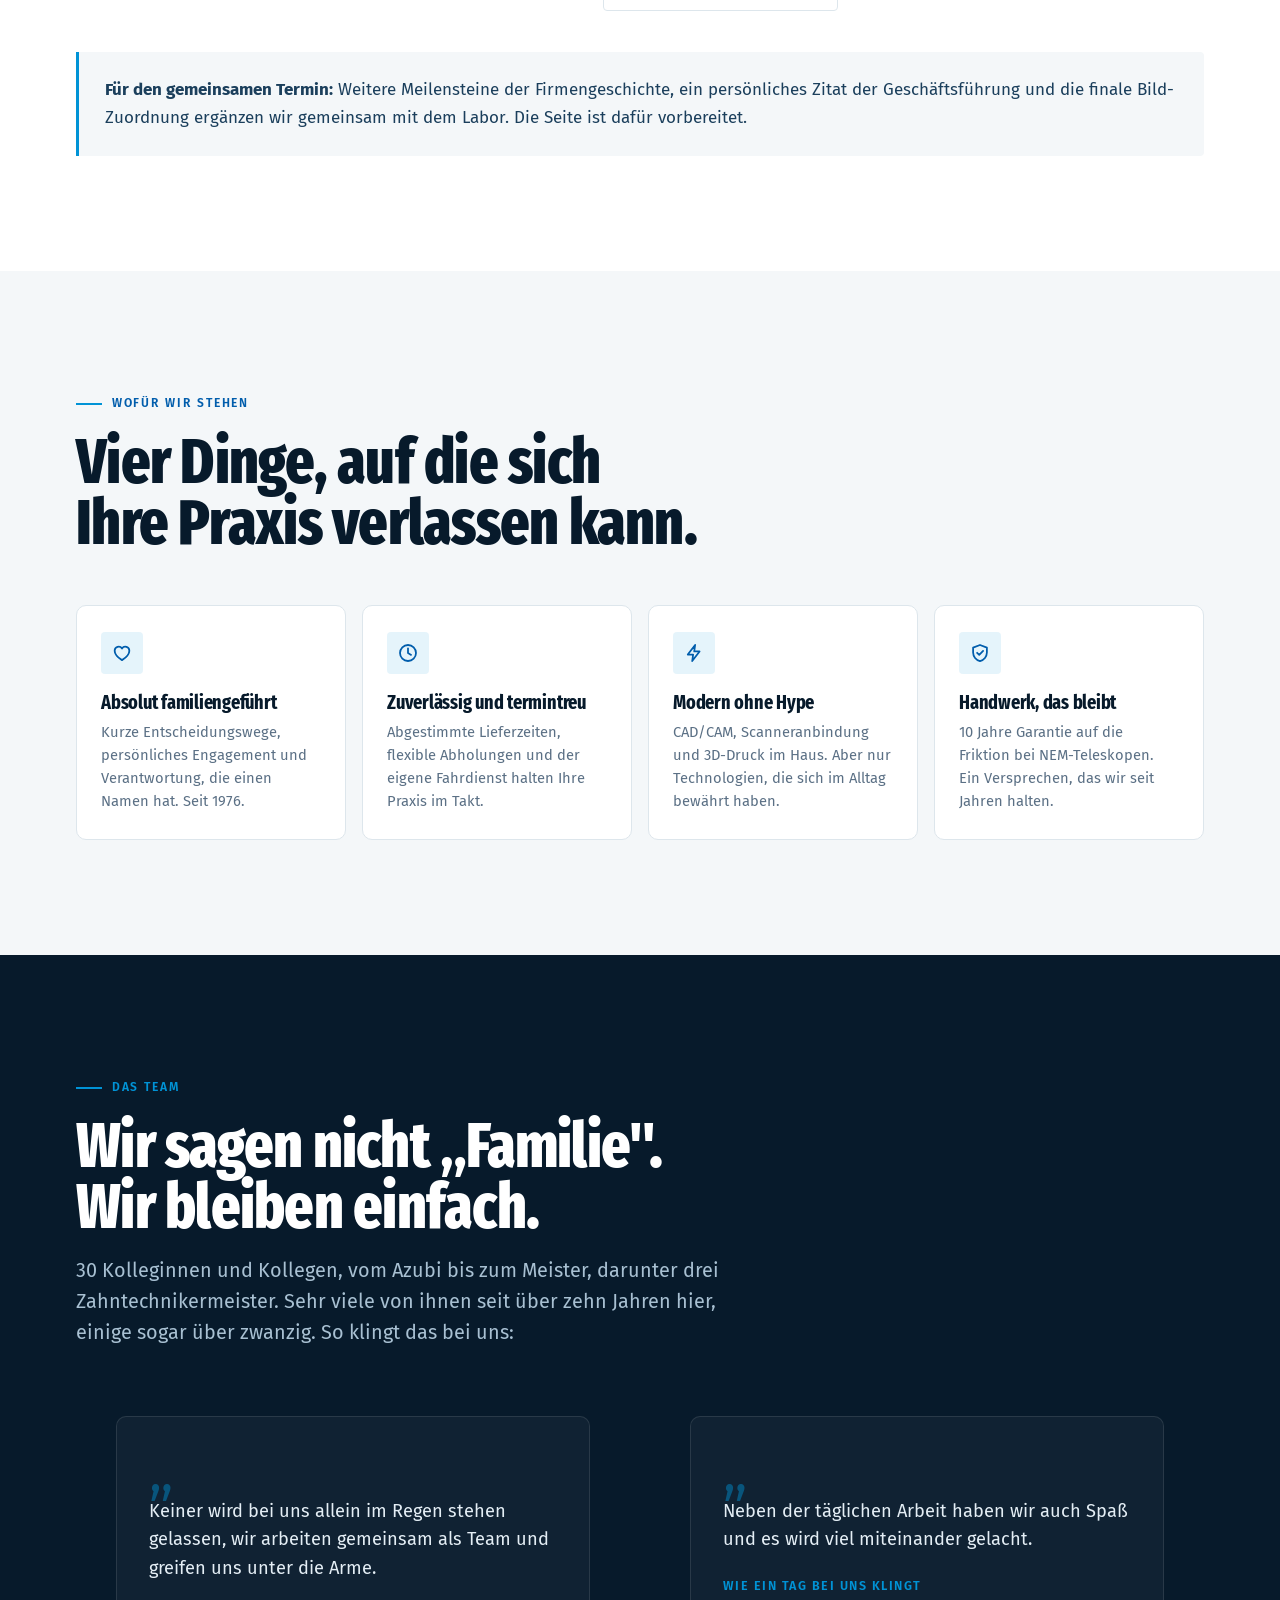
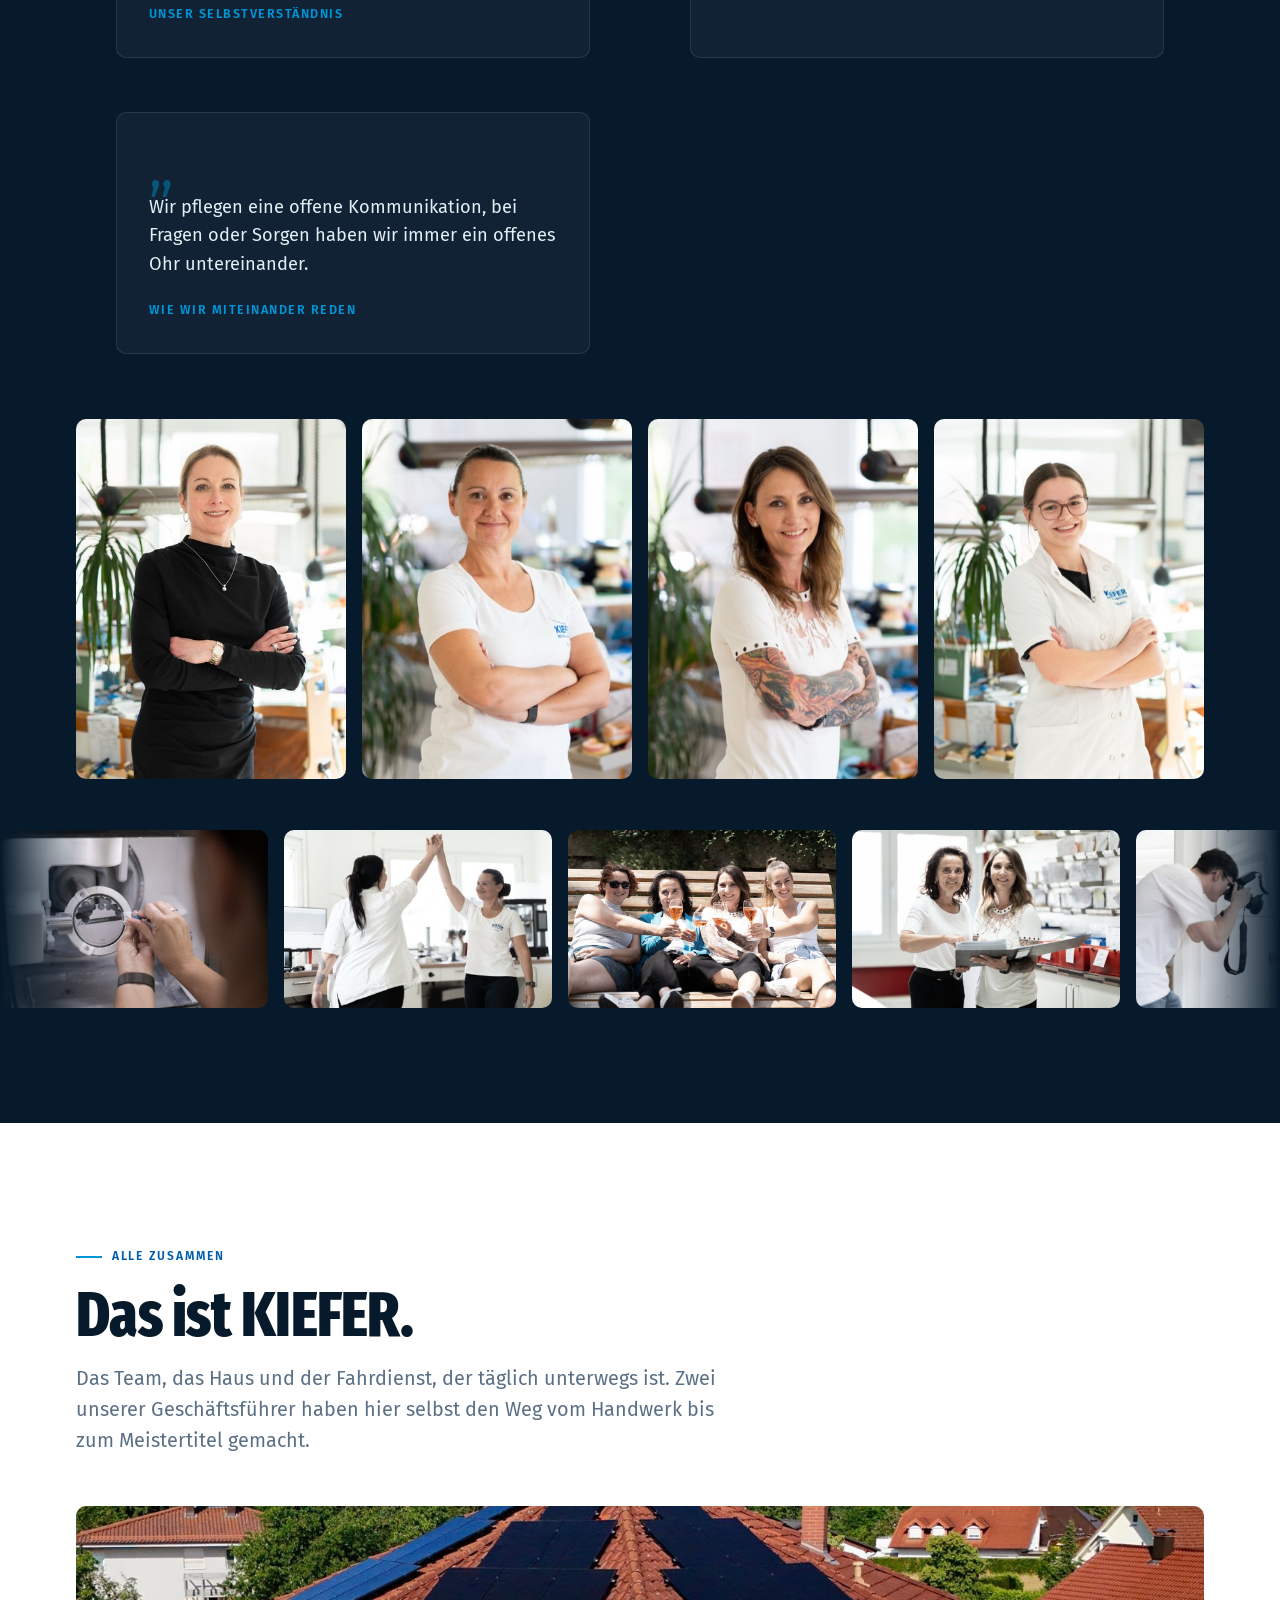
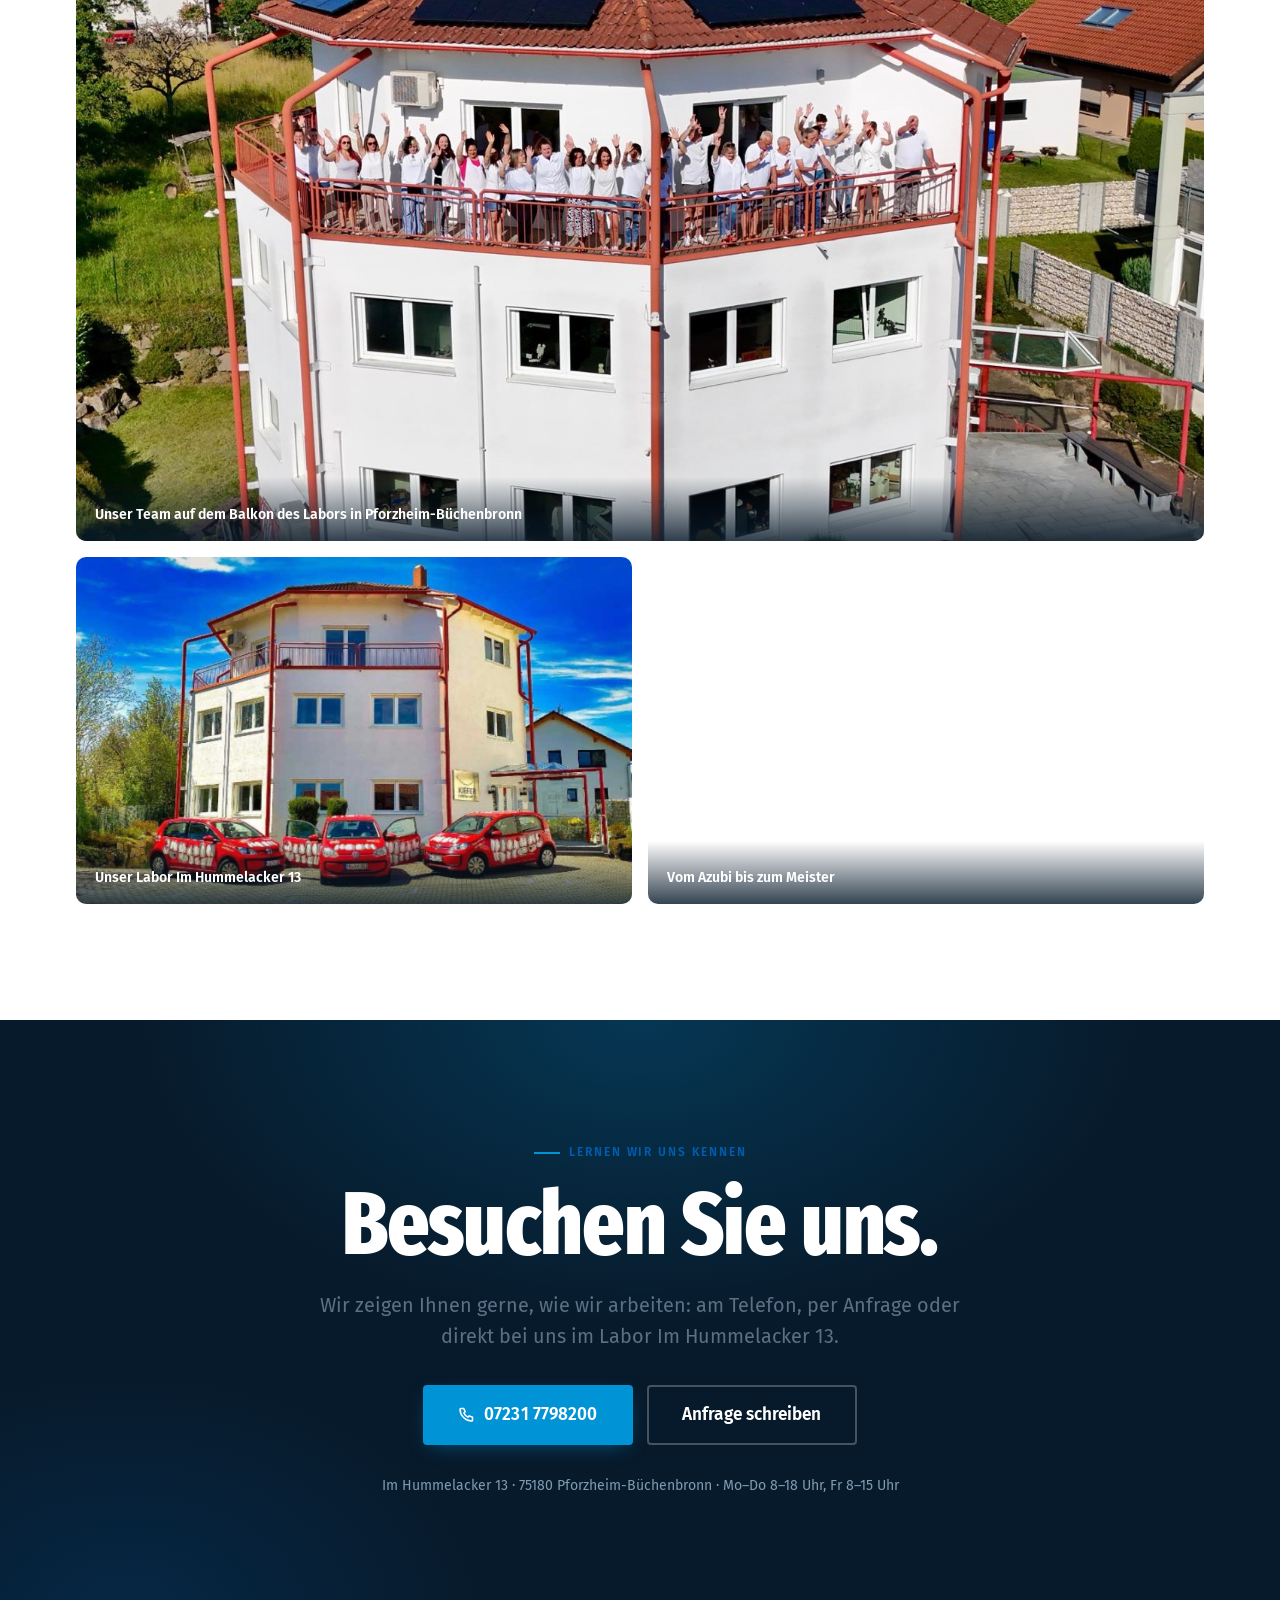
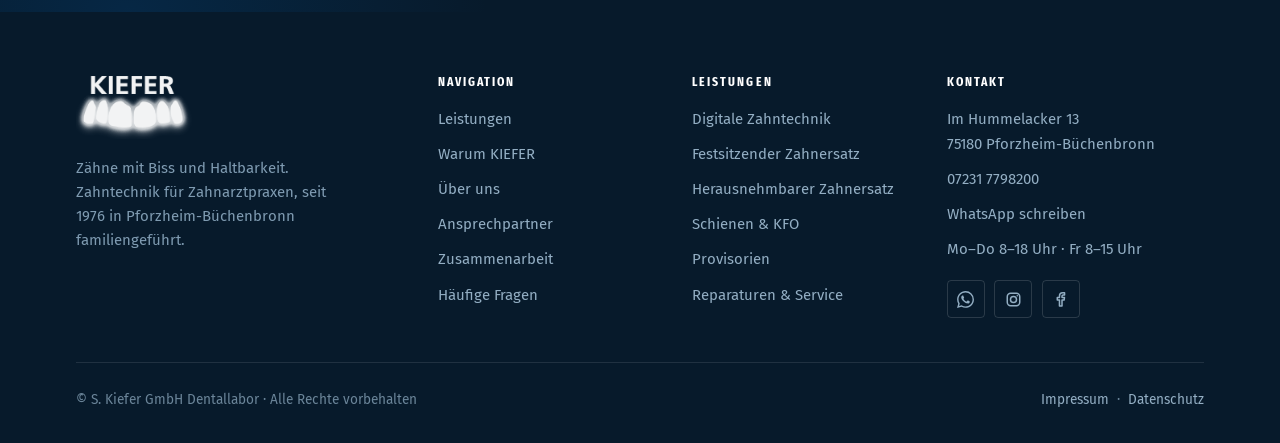
<file: website/ueber-uns.html>
<!DOCTYPE html>
<html lang="de">
<head>
<meta charset="utf-8">
<meta name="viewport" content="width=device-width, initial-scale=1">
<title>Über uns: Dentallabor Kiefer in Pforzheim, familiengeführt seit 1976</title>
<meta name="description" content="Die S. Kiefer GmbH Dentallabor in Pforzheim-Büchenbronn: familiengeführt seit 1976, 30 Kolleginnen und Kollegen, viele seit über zehn Jahren im Haus. Lernen Sie das Labor hinter den Arbeiten kennen.">
<meta name="robots" content="index, follow">
<link rel="canonical" href="https://www.dental-kiefer.de/ueber-uns.html">

<meta property="og:type" content="website">
<meta property="og:title" content="Über uns: Dentallabor Kiefer in Pforzheim, familiengeführt seit 1976">
<meta property="og:description" content="Familiengeführt seit 1976, 30 Kolleginnen und Kollegen, viele seit über zehn Jahren im Haus.">
<meta property="og:locale" content="de_DE">
<meta property="og:site_name" content="S. Kiefer GmbH Dentallabor">
<meta name="twitter:card" content="summary_large_image">
<meta name="theme-color" content="#015dac">

<link rel="icon" href="assets/img/logo-kiefer.png" type="image/png">
<link rel="stylesheet" href="assets/css/style.css">
<link rel="stylesheet" href="assets/css/einwilligung.css">
<script type="application/ld+json">
{
  "@context": "https://schema.org",
  "@graph": [
    {
      "@type": "AboutPage",
      "@id": "https://www.dental-kiefer.de/ueber-uns.html",
      "name": "Über uns: S. Kiefer GmbH Dentallabor",
      "about": { "@id": "https://www.dental-kiefer.de/#organisation" }
    },
    {
      "@type": "LocalBusiness",
      "@id": "https://www.dental-kiefer.de/#organisation",
      "name": "S. Kiefer GmbH Dentallabor",
      "slogan": "Zähne mit Biss und Haltbarkeit",
      "foundingDate": "1976",
      "telephone": "+49 7231 7798200",
      "address": {
        "@type": "PostalAddress",
        "streetAddress": "Im Hummelacker 13",
        "addressLocality": "Pforzheim",
        "addressRegion": "BW",
        "postalCode": "75180",
        "addressCountry": "DE"
      }
    },
    {
      "@type": "BreadcrumbList",
      "itemListElement": [
        { "@type": "ListItem", "position": 1, "name": "Startseite", "item": "https://www.dental-kiefer.de/" },
        { "@type": "ListItem", "position": 2, "name": "Über uns", "item": "https://www.dental-kiefer.de/ueber-uns.html" }
      ]
    }
  ]
}
</script>
<noscript><style>.rein,.rein-kind,.rein-kind>*{opacity:1!important;transform:none!important}.zeile span{transform:none!important}</style></noscript>
</head>
<body>
<a class="skip" href="#inhalt">Zum Inhalt springen</a>

<header class="kopf">
  <div class="kopf__innen">
    <a class="marke" href="index.html" aria-label="S. Kiefer GmbH Dentallabor, zur Startseite">
      <img src="assets/img/logo-kiefer.png" alt="S. Kiefer GmbH Dentallabor" width="104" height="56">
      <span class="marke__sub">Zähne mit Biss<br>&amp; Haltbarkeit</span>
    </a>

    <nav class="nav" aria-label="Hauptnavigation">
      <a href="index.html#leistungen">Leistungen</a>
      <a href="index.html#warum">Warum KIEFER</a>
      <a href="ueber-uns.html">Über uns</a>
      <a href="ansprechpartner.html">Ansprechpartner</a>
      <a href="index.html#ablauf">Zusammenarbeit</a>
      <a href="https://dental-kiefer-karriere.de/">Karriere</a>
    </nav>

    <button class="burger" type="button" aria-label="Menü öffnen" aria-expanded="false">
      <span></span>
    </button>

    <a class="btn-wa" href="https://wa.me/4972317798200" target="_blank" rel="noopener" aria-label="WhatsApp öffnen"><svg viewBox="0 0 24 24" aria-hidden="true"><path d="M17.472 14.382c-.297-.149-1.758-.867-2.03-.967-.273-.099-.471-.148-.67.15-.197.297-.767.966-.94 1.164-.173.199-.347.223-.644.075-.297-.15-1.255-.463-2.39-1.475-.883-.788-1.48-1.761-1.653-2.059-.173-.297-.018-.458.13-.606.134-.133.298-.347.446-.52.149-.174.198-.298.298-.497.099-.198.05-.371-.025-.52-.075-.149-.669-1.612-.916-2.207-.242-.579-.487-.5-.669-.51-.173-.008-.371-.01-.57-.01-.198 0-.52.074-.792.372-.272.297-1.04 1.016-1.04 2.479 0 1.462 1.065 2.875 1.213 3.074.149.198 2.096 3.2 5.077 4.487.709.306 1.262.489 1.694.625.712.227 1.36.195 1.871.118.571-.085 1.758-.719 2.006-1.413.248-.694.248-1.289.173-1.413-.074-.124-.272-.198-.57-.347m-5.421 7.403h-.004a9.87 9.87 0 0 1-5.031-1.378l-.361-.214-3.741.982.998-3.648-.235-.374a9.86 9.86 0 0 1-1.51-5.26c.001-5.45 4.436-9.884 9.888-9.884 2.64 0 5.122 1.03 6.988 2.898a9.825 9.825 0 0 1 2.893 6.994c-.003 5.45-4.437 9.884-9.885 9.884m8.413-18.297A11.815 11.815 0 0 0 12.05 0C5.495 0 .16 5.335.157 11.892c0 2.096.547 4.142 1.588 5.945L.057 24l6.305-1.654a11.882 11.882 0 0 0 5.683 1.448h.005c6.554 0 11.89-5.335 11.893-11.893a11.821 11.821 0 0 0-3.48-8.413Z"/></svg></a>
    <a class="btn btn--cta" href="index.html#kontakt">Kontakt aufnehmen <svg class="pfeil" width="16" height="16" viewBox="0 0 16 16" fill="none" aria-hidden="true"><path d="M2 8h12M9 3l5 5-5 5" stroke="currentColor" stroke-width="2" stroke-linecap="round" stroke-linejoin="round"/></svg></a>
  </div>
  <div class="fortschritt"></div>
</header>
<main id="inhalt">

<section class="job-hero">
  <div class="bahn">
    <nav class="brotkrumen" aria-label="Brotkrumen">
      <a href="index.html">Startseite</a>
      <span aria-hidden="true">›</span>
      <span>Über uns</span>
    </nav>

    <div class="job-hero__raster">
      <div>
        <span class="kicker">Über uns · Pforzheim-Büchenbronn</span>
        <h1 class="job-hero__titel">Ein Familienlabor.<br>Seit 1976.</h1>
        <p class="lead">Hinter jeder Krone, jedem Teleskop und jeder Prothese stehen bei uns
        Menschen, die ihr Handwerk lieben. Sehr viele von ihnen seit über zehn Jahren,
        einige sogar seit mehr als zwanzig.</p>

        <div class="hero__cta" style="margin-top:1.75rem;margin-bottom:0">
          <a class="btn btn--cta btn--gross" href="index.html#kontakt">Kontakt aufnehmen <svg class="pfeil" width="16" height="16" viewBox="0 0 16 16" fill="none" aria-hidden="true"><path d="M2 8h12M9 3l5 5-5 5" stroke="currentColor" stroke-width="2" stroke-linecap="round" stroke-linejoin="round"/></svg></a>
          <a class="btn btn--geist btn--gross" href="index.html#leistungen">Unsere Leistungen</a>
        </div>
      </div>

      <figure class="job-hero__bild" style="margin:0">
        <img class="bild--oben" src="assets/img/ueberuns-hero.jpg" alt="Drei Kolleginnen des Dentallabors Kiefer in der Tür der Verblendungs-Abteilung" width="1600" height="1067" fetchpriority="high" decoding="async">
      </figure>
    </div>

    <dl class="eckdaten rein">
      <div class="eckdatum">
        <dt>Gegründet</dt>
        <dd>1976<small>50-jähriges Jubiläum im Januar 2026</small></dd>
      </div>
      <div class="eckdatum">
        <dt>Team</dt>
        <dd>30 Kolleg:innen<small>darunter drei Zahntechnikermeister</small></dd>
      </div>
      <div class="eckdatum">
        <dt>Zugehörigkeit</dt>
        <dd>10 Jahre +<small>viele bleiben, einige über 20 Jahre</small></dd>
      </div>
      <div class="eckdatum">
        <dt>Standort</dt>
        <dd>seit 1999<small>Im Hummelacker 13, laufend modernisiert</small></dd>
      </div>
    </dl>
  </div>
</section>

<!-- ================= GESCHICHTE ================= -->
<section class="sektion" id="geschichte">
  <div class="bahn">
    <div class="person rein">
      <div class="person__bild">
        <img src="assets/img/gf-kiefer.jpg" alt="Armin Lötterle und Sandra Kiefer, Geschäftsführung der S. Kiefer GmbH Dentallabor" width="1000" height="667" loading="lazy" decoding="async">
      </div>
      <div>
        <span class="kicker">Unsere Geschichte</span>
        <h2 class="t-xl">Fünf Jahrzehnte.<br>Eine <span class="markiert">Haltung</span>.</h2>
        <p class="lead" style="margin-top:1.1rem">
          1976 gegründet, bis heute familiengeführt: Die S. Kiefer GmbH Dentallabor steht
          für Zahntechnik, auf die sich Zahnarztpraxen verlassen können. Geführt wird das
          Labor von Sandra Kiefer (ZTM) und Armin Lötterle (ZTM).
        </p>
        <p style="margin-top:1.1rem;color:var(--grau)">
          Übrigens: Die Zacken in unserem Logo sind die Schneidekanten der Zähne.
          Und unser Slogan „Zähne mit Biss und Haltbarkeit" steht seit Jahren auf
          unserem roten Fahrdienst-Auto, das täglich zwischen Pforzheim und Stuttgart
          unterwegs ist.
        </p>
        <ul class="liste" style="margin-top:1.3rem">
          <li><b>1976:</b> Gründung des Dentallabors in Pforzheim</li>
          <li><b>1999:</b> Umzug an den heutigen Standort Im Hummelacker 13, seither laufend modernisiert</li>
          <li><b>Januar 2026:</b> 50-jähriges Jubiläum</li>
          <li><b>Heute:</b> kompletter digitaler Workflow im Haus, vom Intraoralscan bis zum 3D-Druck</li>
        </ul>
        <div class="person__kontakt">
          <a class="kontaktzeile" href="ansprechpartner.html"><svg width="17" height="17" viewBox="0 0 18 18" fill="none" stroke="currentColor" stroke-width="1.6" stroke-linecap="round" stroke-linejoin="round" aria-hidden="true"><circle cx="7" cy="6" r="2.8"/><path d="M2 16c0-2.8 2.2-4.5 5-4.5s5 1.7 5 4.5M13 7.2a2.5 2.5 0 0 0 0-4M15 15.5c0-2-1-3.3-2.5-4"/></svg> Unsere Ansprechpartner</a>
        </div>
      </div>
    </div>

    <div class="hinweiskasten rein" style="margin-top:2.5rem">
      <p><b>Für den gemeinsamen Termin:</b> Weitere Meilensteine der Firmengeschichte, ein
      persönliches Zitat der Geschäftsführung und die finale Bild-Zuordnung ergänzen wir
      gemeinsam mit dem Labor. Die Seite ist dafür vorbereitet.</p>
    </div>
  </div>
</section>

<!-- ================= WERTE ================= -->
<section class="sektion sektion--papier" id="werte">
  <div class="bahn">
    <div class="kopfzeile rein">
      <div>
        <span class="kicker">Wofür wir stehen</span>
        <h2 class="t-xl">Vier Dinge, auf die sich<br>Ihre Praxis verlassen kann.</h2>
      </div>
    </div>

    <div class="karten rein-kind">
      <div class="karte">
        <div class="karte__icon"><svg width="20" height="20" viewBox="0 0 18 18" fill="none" stroke="currentColor" stroke-width="1.6" stroke-linecap="round" stroke-linejoin="round" aria-hidden="true"><path d="M9 15.4S2.4 11.6 2.4 7a3.6 3.6 0 0 1 6.6-2 3.6 3.6 0 0 1 6.6 2c0 4.6-6.6 8.4-6.6 8.4z"/></svg></div>
        <h3 class="karte__titel">Absolut familiengeführt</h3>
        <p class="karte__text">Kurze Entscheidungswege, persönliches Engagement und Verantwortung, die einen Namen hat. Seit 1976.</p>
      </div>
      <div class="karte">
        <div class="karte__icon"><svg width="20" height="20" viewBox="0 0 18 18" fill="none" stroke="currentColor" stroke-width="1.6" stroke-linecap="round" stroke-linejoin="round" aria-hidden="true"><circle cx="9" cy="9" r="7.2"/><path d="M9 4.8V9l2.8 1.7"/></svg></div>
        <h3 class="karte__titel">Zuverlässig und termintreu</h3>
        <p class="karte__text">Abgestimmte Lieferzeiten, flexible Abholungen und der eigene Fahrdienst halten Ihre Praxis im Takt.</p>
      </div>
      <div class="karte">
        <div class="karte__icon"><svg width="20" height="20" viewBox="0 0 18 18" fill="none" stroke="currentColor" stroke-width="1.6" stroke-linecap="round" stroke-linejoin="round" aria-hidden="true"><path d="M10 1.8 3.4 10.4h4.8l-.8 5.8 6.6-8.6H9.2z"/></svg></div>
        <h3 class="karte__titel">Modern ohne Hype</h3>
        <p class="karte__text">CAD/CAM, Scanneranbindung und 3D-Druck im Haus. Aber nur Technologien, die sich im Alltag bewährt haben.</p>
      </div>
      <div class="karte">
        <div class="karte__icon"><svg width="20" height="20" viewBox="0 0 18 18" fill="none" stroke="currentColor" stroke-width="1.6" stroke-linecap="round" stroke-linejoin="round" aria-hidden="true"><path d="M9 1.8 2.8 4.2v4.4c0 3.6 2.6 6.9 6.2 7.8 3.6-.9 6.2-4.2 6.2-7.8V4.2z"/><path d="m6.4 8.8 1.9 1.9 3.5-3.6"/></svg></div>
        <h3 class="karte__titel">Handwerk, das bleibt</h3>
        <p class="karte__text">10 Jahre Garantie auf die Friktion bei NEM-Teleskopen. Ein Versprechen, das wir seit Jahren halten.</p>
      </div>
    </div>
  </div>
</section>

<!-- ================= TEAM ================= -->
<section class="sektion sektion--dunkel" id="team">
  <div class="bahn">
    <div class="kopfzeile rein">
      <div>
        <span class="kicker">Das Team</span>
        <h2 class="t-xl">Wir sagen nicht „Familie".<br>Wir bleiben einfach.</h2>
        <p class="lead">30 Kolleginnen und Kollegen, vom Azubi bis zum Meister, darunter drei
        Zahntechnikermeister. Sehr viele von ihnen seit über zehn Jahren hier, einige sogar über zwanzig. So klingt das bei uns:</p>
      </div>
    </div>

    <div class="zitate rein-kind">
        <blockquote class="zitat">
          <span class="zitat__mark">&bdquo;</span>
          <p>Keiner wird bei uns allein im Regen stehen gelassen, wir arbeiten gemeinsam als Team und greifen uns unter die Arme.</p>
          <cite>Unser Selbstverständnis</cite>
        </blockquote>        <blockquote class="zitat">
          <span class="zitat__mark">&bdquo;</span>
          <p>Neben der täglichen Arbeit haben wir auch Spaß und es wird viel miteinander gelacht.</p>
          <cite>Wie ein Tag bei uns klingt</cite>
        </blockquote>        <blockquote class="zitat">
          <span class="zitat__mark">&bdquo;</span>
          <p>Wir pflegen eine offene Kommunikation, bei Fragen oder Sorgen haben wir immer ein offenes Ohr untereinander.</p>
          <cite>Wie wir miteinander reden</cite>
        </blockquote>
    </div>

    <div class="portraits rein-kind">
      <figure><img src="assets/img/sandra-kiefer-schwarz.jpg" alt="Sandra Kiefer, Geschäftsführerin der S. Kiefer GmbH Dentallabor, im Labor" width="800" height="533" loading="lazy" decoding="async"></figure>
      <figure><img src="assets/img/portrait-2.jpg" alt="Kollegin der S. Kiefer GmbH Dentallabor mit verschränkten Armen" width="800" height="533" loading="lazy" decoding="async"></figure>
      <figure><img src="assets/img/portrait-3.jpg" alt="Kollegin der S. Kiefer GmbH Dentallabor im Labor" width="800" height="533" loading="lazy" decoding="async"></figure>
      <figure><img src="assets/img/kunde-09-portrait-brille.jpg" alt="Kollegin der S. Kiefer GmbH Dentallabor im Laborkittel" width="800" height="533" loading="lazy" decoding="async"></figure>
    </div>
  </div>

  <div class="laufband" style="margin-top:clamp(2.5rem,4vw,3.5rem)" aria-hidden="true">
    <div class="laufband__spur">
      <img src="assets/img/band-1.jpg" alt="" width="268" height="178" decoding="async"><img src="assets/img/band-2.jpg" alt="" width="268" height="178" decoding="async"><img src="assets/img/band-13.jpg" alt="" width="268" height="178" decoding="async"><img src="assets/img/band-4.jpg" alt="" width="268" height="178" decoding="async"><img src="assets/img/band-5.jpg" alt="" width="268" height="178" decoding="async"><img src="assets/img/band-6.jpg" alt="" width="268" height="178" decoding="async"><img src="assets/img/band-7.jpg" alt="" width="268" height="178" decoding="async"><img src="assets/img/band-8.jpg" alt="" width="268" height="178" decoding="async"><img src="assets/img/band-14.jpg" alt="" width="268" height="178" decoding="async"><img src="assets/img/band-10.jpg" alt="" width="268" height="178" decoding="async"><img src="assets/img/band-11.jpg" alt="" width="268" height="178" decoding="async"><img src="assets/img/band-12.jpg" alt="" width="268" height="178" decoding="async"><img src="assets/img/band-1.jpg" alt="" width="268" height="178" decoding="async"><img src="assets/img/band-2.jpg" alt="" width="268" height="178" decoding="async"><img src="assets/img/band-13.jpg" alt="" width="268" height="178" decoding="async"><img src="assets/img/band-4.jpg" alt="" width="268" height="178" decoding="async"><img src="assets/img/band-5.jpg" alt="" width="268" height="178" decoding="async"><img src="assets/img/band-6.jpg" alt="" width="268" height="178" decoding="async"><img src="assets/img/band-7.jpg" alt="" width="268" height="178" decoding="async"><img src="assets/img/band-8.jpg" alt="" width="268" height="178" decoding="async"><img src="assets/img/band-14.jpg" alt="" width="268" height="178" decoding="async"><img src="assets/img/band-10.jpg" alt="" width="268" height="178" decoding="async"><img src="assets/img/band-11.jpg" alt="" width="268" height="178" decoding="async"><img src="assets/img/band-12.jpg" alt="" width="268" height="178" decoding="async">
    </div>
  </div>
</section>

<!-- ================= GANZES TEAM ================= -->
<section class="sektion" id="alle">
  <div class="bahn">
    <div class="kopfzeile rein">
      <div>
        <span class="kicker">Alle zusammen</span>
        <h2 class="t-xl">Das ist KIEFER.</h2>
        <p class="lead">Das Team, das Haus und der Fahrdienst, der täglich unterwegs ist.
        Zwei unserer Geschäftsführer haben hier selbst den Weg vom Handwerk bis zum
        Meistertitel gemacht.</p>
      </div>
    </div>
    <div class="galerie rein">
      <figure class="galerie__gross">
        <img src="assets/img/kunde-08-luftbild-balkon.jpg" alt="Luftbild des Laborgebäudes der S. Kiefer GmbH mit dem Team auf dem Balkon" width="1500" height="1427" loading="lazy" decoding="async">
        <figcaption>Unser Team auf dem Balkon des Labors in Pforzheim-Büchenbronn</figcaption>
      </figure>
      <figure>
        <img src="assets/img/kiefer-gebaeude.jpg" alt="Das Laborgebäude der S. Kiefer GmbH in Pforzheim-Büchenbronn mit den roten Fahrdienst-Fahrzeugen" width="1400" height="1050" loading="lazy" decoding="async">
        <figcaption>Unser Labor Im Hummelacker 13</figcaption>
      </figure>
      <figure>
        <img src="assets/img/team-alle.jpg" alt="Das Team der S. Kiefer GmbH Dentallabor vor dem Laborgebäude" width="1600" height="1067" loading="lazy" decoding="async">
        <figcaption>Vom Azubi bis zum Meister</figcaption>
      </figure>
    </div>
  </div>
</section>

<!-- ================= SCHLUSS ================= -->
<section class="sektion schluss">
  <div class="bahn">
    <div class="schluss__innen rein">
      <span class="kicker" style="justify-content:center">Lernen wir uns kennen</span>
      <h2 class="t-xxl">Besuchen Sie uns.</h2>
      <p class="lead">Wir zeigen Ihnen gerne, wie wir arbeiten: am Telefon, per Anfrage
      oder direkt bei uns im Labor Im Hummelacker 13.</p>

      <div class="schluss__cta">
        <a class="btn btn--cta btn--gross" href="tel:+4972317798200"><svg width="17" height="17" viewBox="0 0 18 18" fill="none" stroke="currentColor" stroke-width="1.6" stroke-linecap="round" stroke-linejoin="round" aria-hidden="true"><path d="M6.1 2.6 7.6 6 6.2 7.4a8.4 8.4 0 0 0 4.4 4.4L12 10.4l3.4 1.5v3a1.1 1.1 0 0 1-1.2 1.1A13 13 0 0 1 2.1 3.8a1.1 1.1 0 0 1 1.1-1.2z"/></svg> 07231 7798200</a>
        <a class="btn btn--geist btn--gross" href="index.html#kontakt">Anfrage schreiben</a>
      </div>

      <p class="schluss__hint">
        Im Hummelacker 13 · 75180 Pforzheim-Büchenbronn · Mo–Do 8–18 Uhr, Fr 8–15 Uhr
      </p>
    </div>
  </div>
</section>

</main>

<footer class="fuss">
  <div class="bahn">
    <div class="fuss__raster">
      <div>
        <img class="fuss__logo" src="assets/img/logo-kiefer.png" alt="S. Kiefer GmbH Dentallabor" width="116" height="62">
        <p class="fuss__claim">Zähne mit Biss und Haltbarkeit. Zahntechnik für Zahnarztpraxen, seit 1976 in Pforzheim-Büchenbronn familiengeführt.</p>
      </div>

      <div>
        <h4>Navigation</h4>
        <ul>
          <li><a href="index.html#leistungen">Leistungen</a></li>
          <li><a href="index.html#warum">Warum KIEFER</a></li>
          <li><a href="ueber-uns.html">Über uns</a></li>
          <li><a href="ansprechpartner.html">Ansprechpartner</a></li>
          <li><a href="index.html#ablauf">Zusammenarbeit</a></li>
          <li><a href="index.html#faq">Häufige Fragen</a></li>
        </ul>
      </div>

      <div>
        <h4>Leistungen</h4>
        <ul>
          <li><a href="leistungen/digitale-zahntechnik.html">Digitale Zahntechnik</a></li>
          <li><a href="leistungen/festsitzender-zahnersatz.html">Festsitzender Zahnersatz</a></li>
          <li><a href="leistungen/herausnehmbarer-zahnersatz.html">Herausnehmbarer Zahnersatz</a></li>
          <li><a href="leistungen/schienen-kfo.html">Schienen &amp; KFO</a></li>
          <li><a href="leistungen/provisorien.html">Provisorien</a></li>
          <li><a href="leistungen/reparaturen-service.html">Reparaturen &amp; Service</a></li>
        </ul>
      </div>

      <div>
        <h4>Kontakt</h4>
        <ul>
          <li>Im Hummelacker 13<br>75180 Pforzheim-Büchenbronn</li>
          <li><a href="tel:+4972317798200">07231 7798200</a></li>
          <li><a href="https://wa.me/4972317798200" target="_blank" rel="noopener">WhatsApp schreiben</a></li>
          <li>Mo–Do 8–18 Uhr · Fr 8–15 Uhr</li>
        </ul>
        <div class="fuss__sozial" style="margin-top:1.15rem">
          <a href="https://wa.me/4972317798200" target="_blank" rel="noopener" aria-label="WhatsApp"><svg width="17" height="17" viewBox="0 0 24 24" fill="currentColor" aria-hidden="true"><path d="M17.472 14.382c-.297-.149-1.758-.867-2.03-.967-.273-.099-.471-.148-.67.15-.197.297-.767.966-.94 1.164-.173.199-.347.223-.644.075-.297-.15-1.255-.463-2.39-1.475-.883-.788-1.48-1.761-1.653-2.059-.173-.297-.018-.458.13-.606.134-.133.298-.347.446-.52.149-.174.198-.298.298-.497.099-.198.05-.371-.025-.52-.075-.149-.669-1.612-.916-2.207-.242-.579-.487-.5-.669-.51-.173-.008-.371-.01-.57-.01-.198 0-.52.074-.792.372-.272.297-1.04 1.016-1.04 2.479 0 1.462 1.065 2.875 1.213 3.074.149.198 2.096 3.2 5.077 4.487.709.306 1.262.489 1.694.625.712.227 1.36.195 1.871.118.571-.085 1.758-.719 2.006-1.413.248-.694.248-1.289.173-1.413-.074-.124-.272-.198-.57-.347m-5.421 7.403h-.004a9.87 9.87 0 0 1-5.031-1.378l-.361-.214-3.741.982.998-3.648-.235-.374a9.86 9.86 0 0 1-1.51-5.26c.001-5.45 4.436-9.884 9.888-9.884 2.64 0 5.122 1.03 6.988 2.898a9.825 9.825 0 0 1 2.893 6.994c-.003 5.45-4.437 9.884-9.885 9.884m8.413-18.297A11.815 11.815 0 0 0 12.05 0C5.495 0 .16 5.335.157 11.892c0 2.096.547 4.142 1.588 5.945L.057 24l6.305-1.654a11.882 11.882 0 0 0 5.683 1.448h.005c6.554 0 11.89-5.335 11.893-11.893a11.821 11.821 0 0 0-3.48-8.413Z"/></svg></a>
          <a href="https://www.instagram.com/dentallabor_s.kiefer_gmbh____/" target="_blank" rel="noopener" aria-label="Instagram"><svg width="17" height="17" viewBox="0 0 18 18" fill="none" stroke="currentColor" stroke-width="1.6" stroke-linecap="round" stroke-linejoin="round" aria-hidden="true"><rect x="2.4" y="2.4" width="13.2" height="13.2" rx="3.6"/><circle cx="9" cy="9" r="3.2"/><circle cx="13" cy="5" r=".8" fill="currentColor" stroke="none"/></svg></a>
          <a href="https://www.facebook.com/dentallabor.kiefer" target="_blank" rel="noopener" aria-label="Facebook"><svg width="17" height="17" viewBox="0 0 18 18" fill="none" stroke="currentColor" stroke-width="1.6" stroke-linecap="round" stroke-linejoin="round" aria-hidden="true"><path d="M10.6 16V9.6h2.2l.4-2.6h-2.6V5.4c0-.7.2-1.2 1.3-1.2h1.4V1.9c-.3 0-1.1-.1-2-.1-2 0-3.4 1.2-3.4 3.4V7H5.6v2.6h2.3V16z"/></svg></a>
        </div>
      </div>
    </div>

    <div class="fuss__unten">
      <span>© S. Kiefer GmbH Dentallabor · Alle Rechte vorbehalten</span>
      <span>
        <a href="impressum.html">Impressum</a> &nbsp;·&nbsp;
        <a href="datenschutz.html">Datenschutz</a><span data-einwilligung-huelle> &nbsp;&middot;&nbsp;
        <button type="button" class="ein-ausloeser" data-einwilligung-oeffnen>Cookie-Einstellungen</button></span>
      </span>
    </div>
  </div>
</footer>
<div class="sticky-bar">
  <a class="btn btn--cta" href="index.html#kontakt">Kontakt aufnehmen</a>
  <a class="btn btn--geist btn--tel" href="tel:+4972317798200" aria-label="Anrufen"><svg width="18" height="18" viewBox="0 0 18 18" fill="none" stroke="currentColor" stroke-width="1.6" stroke-linecap="round" stroke-linejoin="round" aria-hidden="true"><path d="M6.1 2.6 7.6 6 6.2 7.4a8.4 8.4 0 0 0 4.4 4.4L12 10.4l3.4 1.5v3a1.1 1.1 0 0 1-1.2 1.1A13 13 0 0 1 2.1 3.8a1.1 1.1 0 0 1 1.1-1.2z"/></svg></a>
</div>

<script src="assets/js/app.js"></script>
<script src="assets/js/ao-konfiguration.js"></script>
<script src="assets/js/einwilligung.js" defer></script>
<script src="assets/js/messung.js" defer></script>
<script src="assets/js/statistik.js" defer></script>
</body>
</html>
</file>
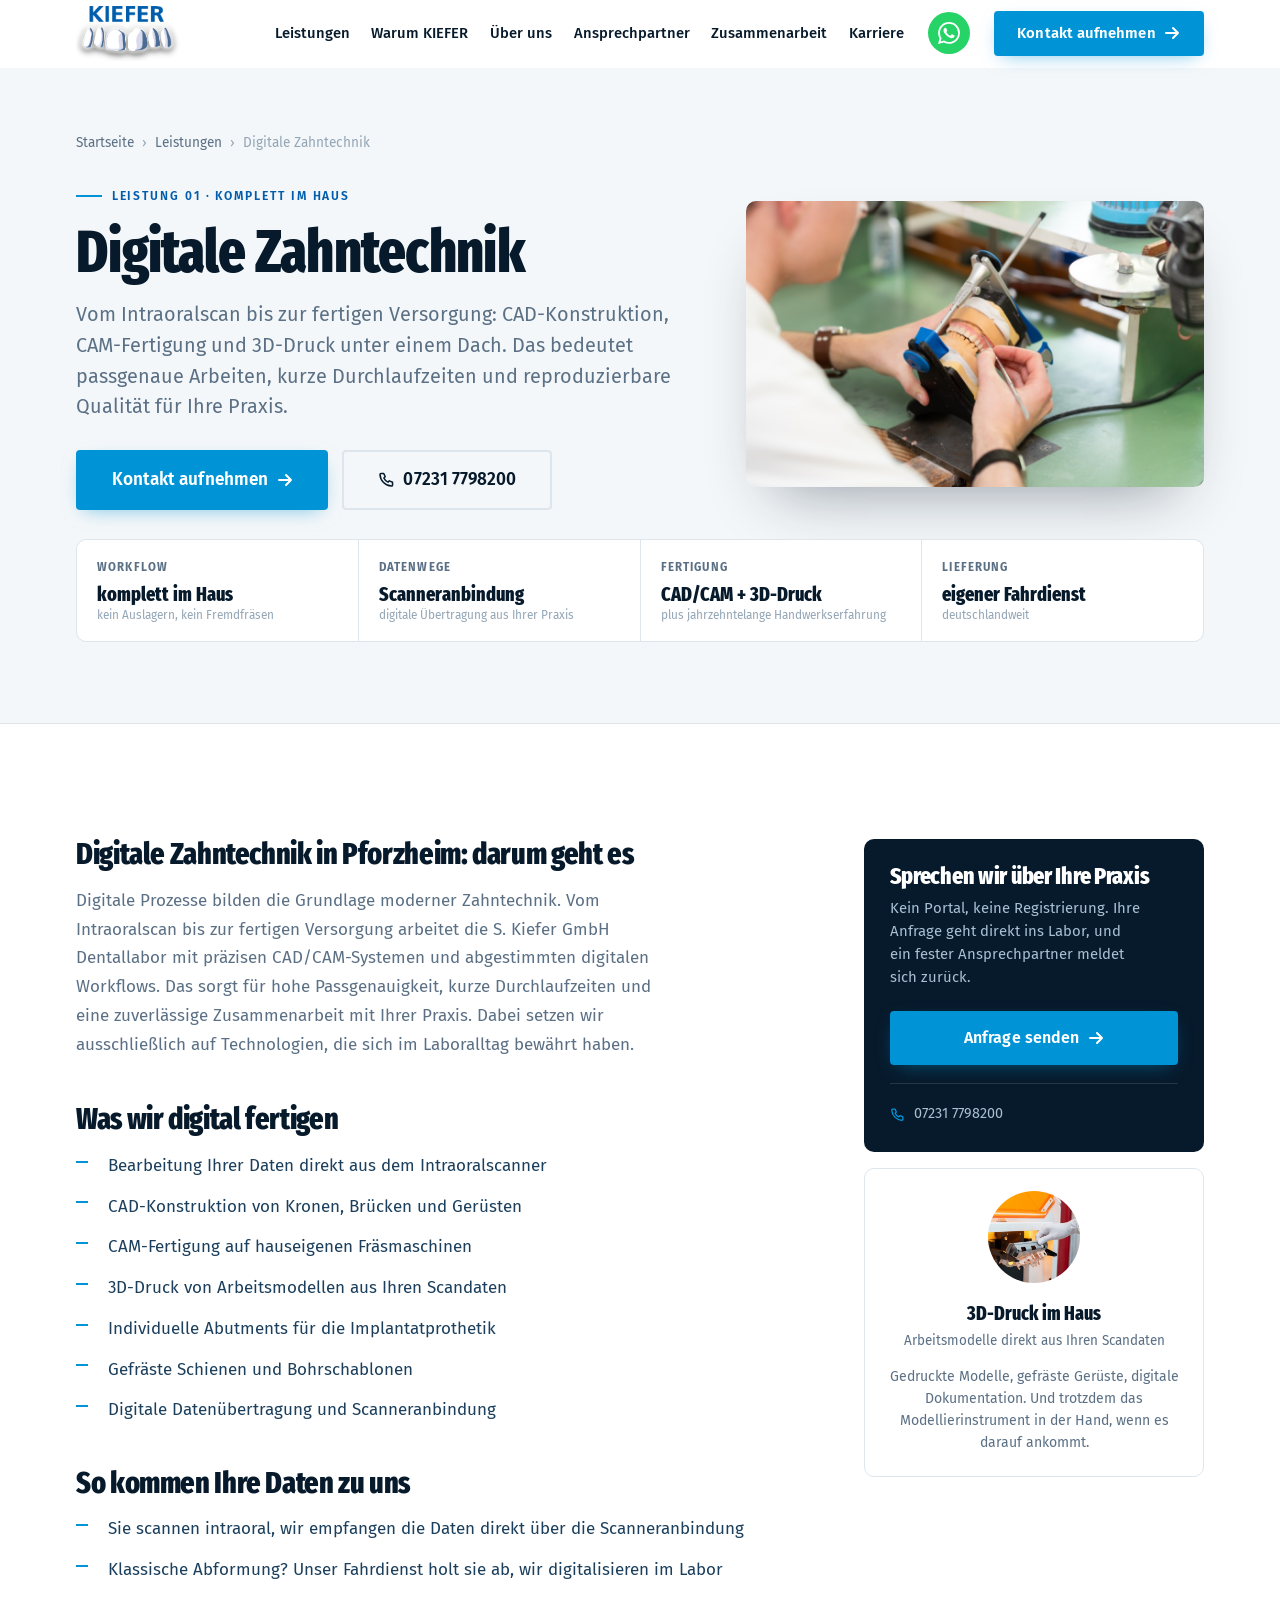
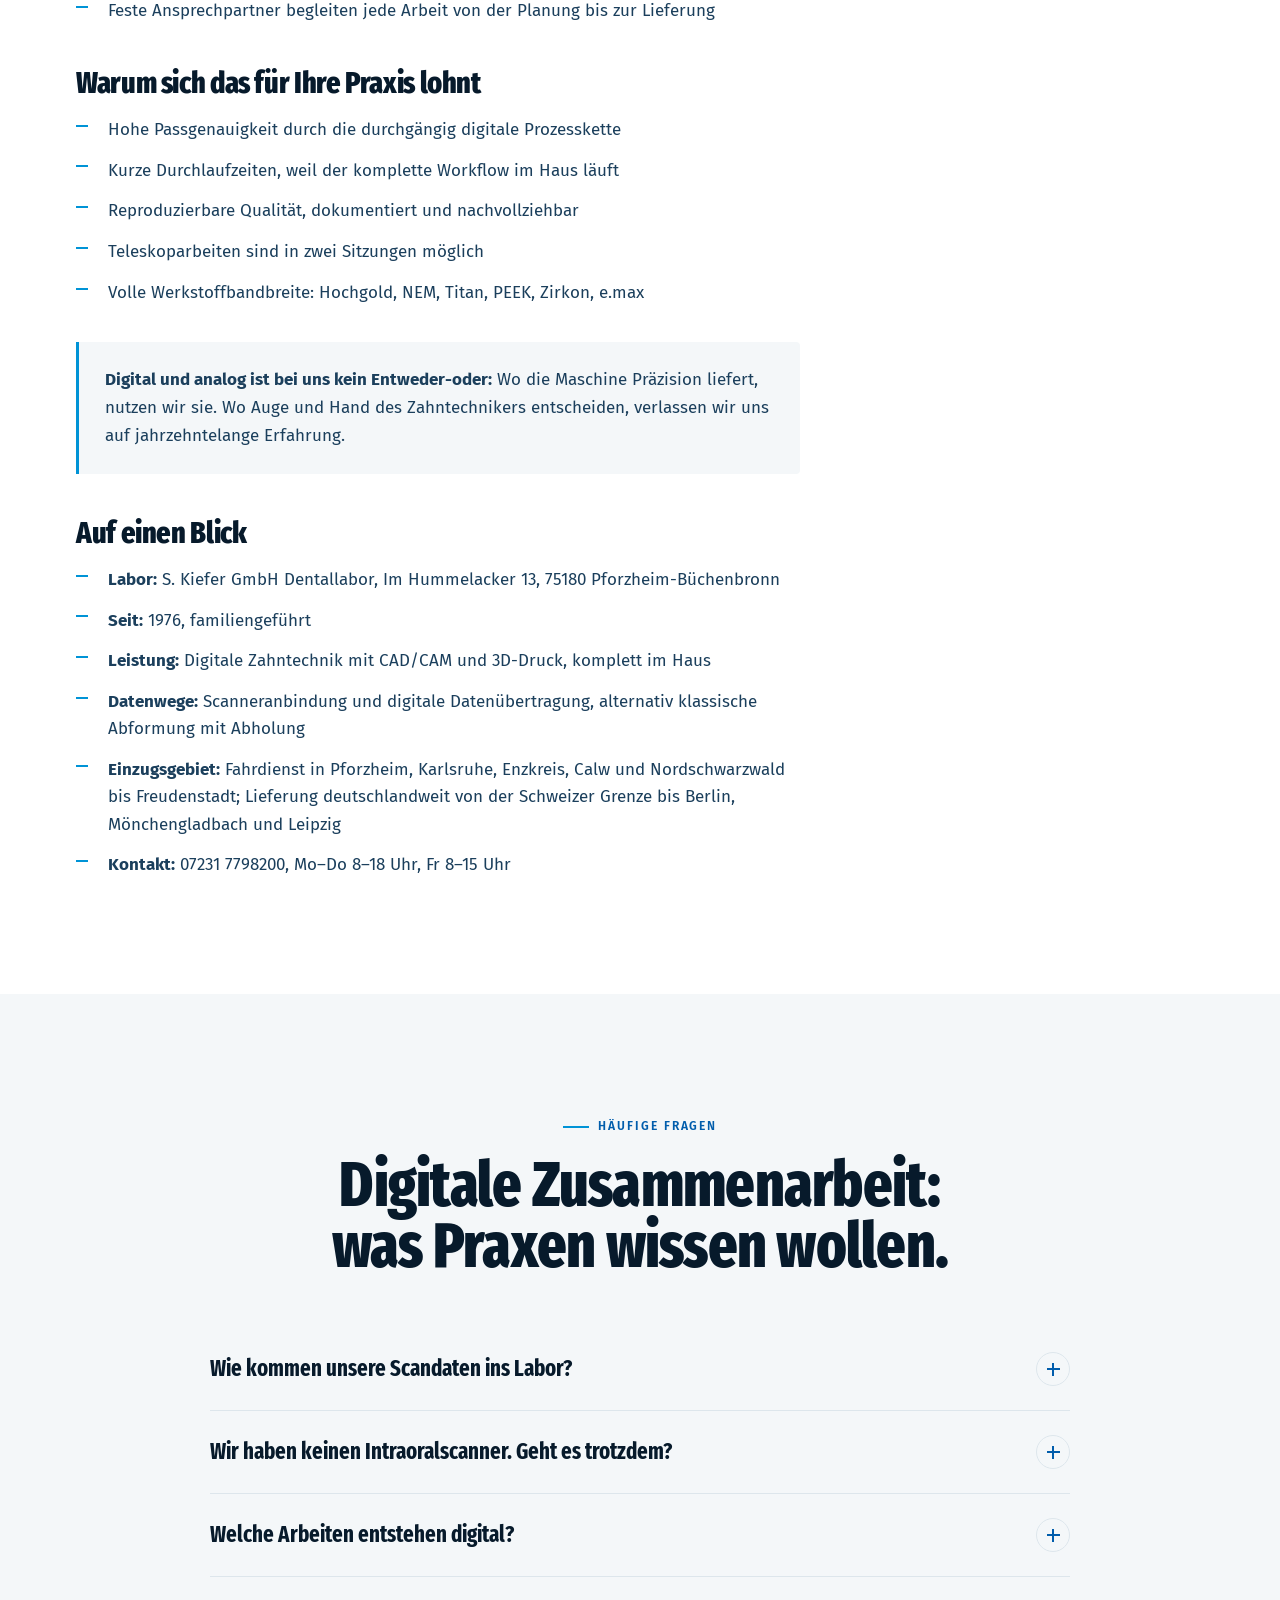
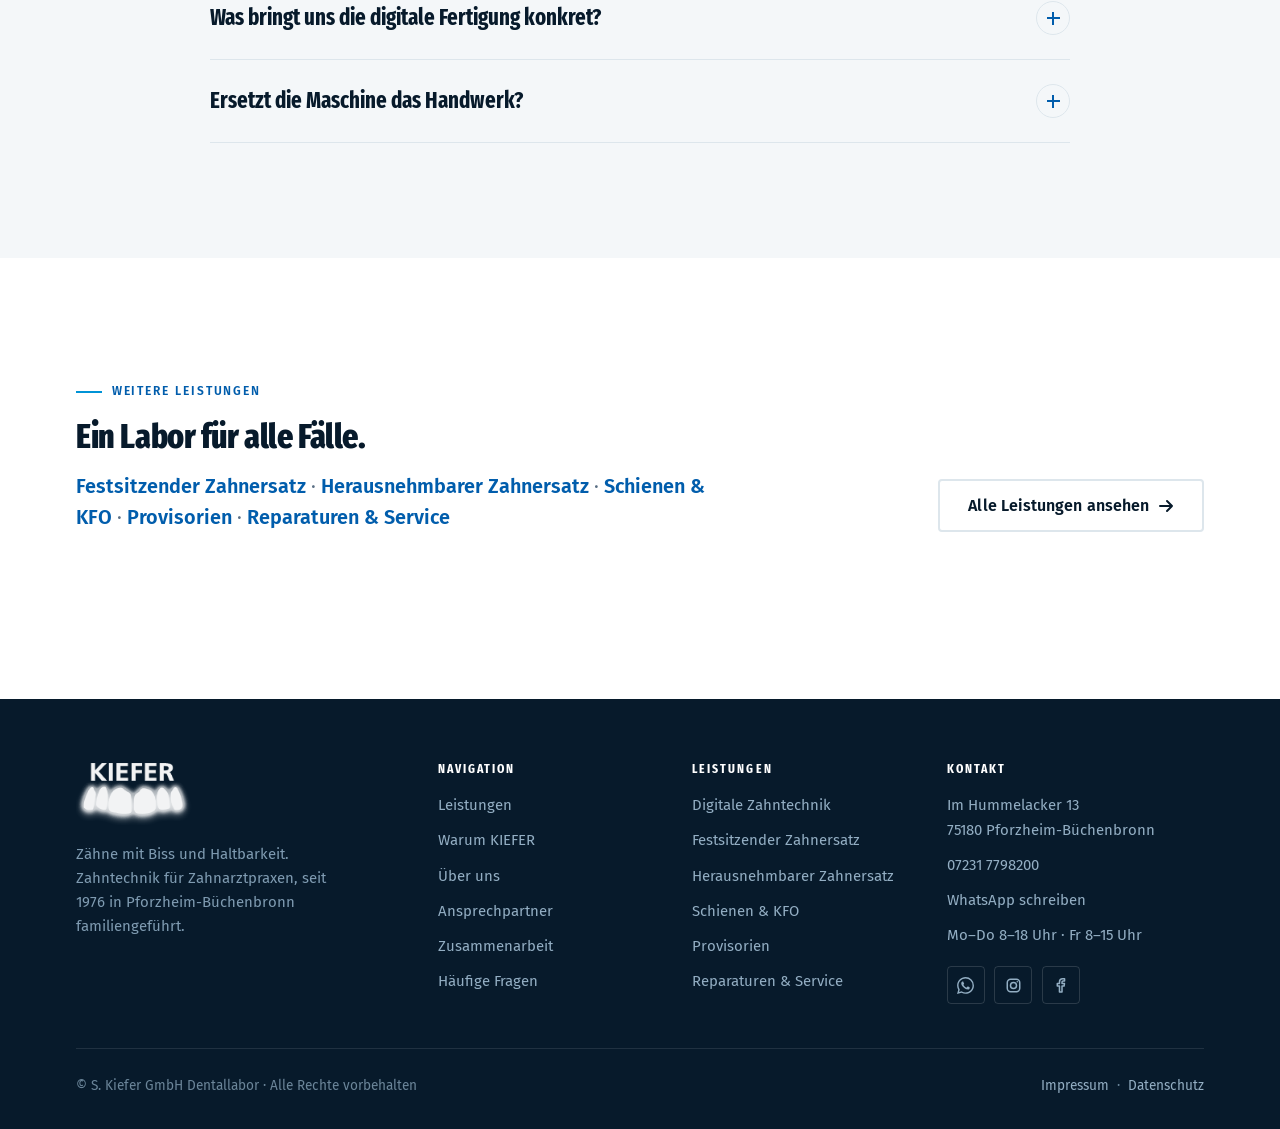
<file: website/leistungen/digitale-zahntechnik.html>
<!DOCTYPE html>
<html lang="de">
<head>
<meta charset="utf-8">
<meta name="viewport" content="width=device-width, initial-scale=1">
<title>Digitale Zahntechnik in Pforzheim: CAD/CAM, Scandaten &amp; 3D-Druck | Dentallabor Kiefer</title>
<meta name="description" content="Digitale Zahntechnik im Dentallabor Kiefer in Pforzheim: Intraoralscan-Anbindung, CAD-Konstruktion, CAM-Fertigung und 3D-Druck im Haus. Passgenaue Arbeiten mit kurzen Durchlaufzeiten für Zahnarztpraxen deutschlandweit.">
<meta name="robots" content="index, follow">
<link rel="canonical" href="https://www.dental-kiefer.de/leistungen/digitale-zahntechnik.html">

<meta property="og:type" content="website">
<meta property="og:title" content="Digitale Zahntechnik in Pforzheim: CAD/CAM, Scandaten &amp; 3D-Druck | Dentallabor Kiefer">
<meta property="og:description" content="Intraoralscan-Anbindung, CAD-Konstruktion, CAM-Fertigung und 3D-Druck im Haus. Passgenaue Arbeiten mit kurzen Durchlaufzeiten für Ihre Praxis.">
<meta property="og:locale" content="de_DE">
<meta property="og:site_name" content="S. Kiefer GmbH Dentallabor">
<meta name="twitter:card" content="summary_large_image">
<meta name="theme-color" content="#015dac">

<link rel="icon" href="../assets/img/logo-kiefer.png" type="image/png">
<link rel="stylesheet" href="../assets/css/style.css">
<link rel="stylesheet" href="../assets/css/einwilligung.css">
<script type="application/ld+json">
{
  "@context": "https://schema.org",
  "@graph": [
    {
      "@type": "Service",
      "@id": "https://www.dental-kiefer.de/leistungen/digitale-zahntechnik.html#service",
      "name": "Digitale Zahntechnik",
      "serviceType": "CAD/CAM-Zahntechnik, digitale Abformung, 3D-Druck",
      "description": "Digitale Zahntechnik für Zahnarztpraxen: Intraoralscan-Anbindung, CAD-Konstruktion, CAM-Fertigung und 3D-Druck komplett im Haus des Dentallabors S. Kiefer GmbH in Pforzheim.",
      "provider": {
        "@type": "LocalBusiness",
        "@id": "https://www.dental-kiefer.de/#organisation",
        "name": "S. Kiefer GmbH Dentallabor",
        "telephone": "+49 7231 7798200",
        "foundingDate": "1976",
        "address": {
          "@type": "PostalAddress",
          "streetAddress": "Im Hummelacker 13",
          "addressLocality": "Pforzheim",
          "addressRegion": "BW",
          "postalCode": "75180",
          "addressCountry": "DE"
        }
      },
      "areaServed": ["Pforzheim","Karlsruhe","Enzkreis","Calw","Freudenstadt","Nordschwarzwald","Stuttgart","Mönchengladbach","Leipzig","Berlin","Deutschland"],
      "audience": { "@type": "Audience", "audienceType": "Zahnarztpraxen" }
    },
    {
      "@type": "FAQPage",
      "mainEntity": [
        {
          "@type": "Question",
          "name": "Wie kommen die Scandaten aus der Praxis ins Labor?",
          "acceptedAnswer": { "@type": "Answer", "text": "Über die Scanneranbindung senden Sie Ihre Intraoralscans direkt aus der Praxis an das Dentallabor Kiefer in Pforzheim. Die digitale Datenübertragung ist eingerichtet, bevor die erste Arbeit startet. Ein fester Ansprechpartner begleitet die Einrichtung." }
        },
        {
          "@type": "Question",
          "name": "Was passiert, wenn die Praxis keinen Intraoralscanner hat?",
          "acceptedAnswer": { "@type": "Answer", "text": "Dann arbeiten Sie wie gewohnt mit klassischen Abformungen. Der Fahrdienst des Labors holt sie in Ihrer Praxis ab, die Digitalisierung übernimmt das Labor. Beide Wege führen in denselben digitalen Workflow." }
        },
        {
          "@type": "Question",
          "name": "Welche Arbeiten fertigt das Dentallabor Kiefer digital?",
          "acceptedAnswer": { "@type": "Answer", "text": "CAD-konstruierte Kronen, Brücken und Gerüste, CAM-gefräst auf hauseigenen Maschinen, dazu 3D-gedruckte Arbeitsmodelle, individuelle Abutments sowie gefräste Schienen und Bohrschablonen. Verarbeitet werden Hochgold, NEM, Titan, PEEK, Zirkon und e.max." }
        },
        {
          "@type": "Question",
          "name": "Welchen Vorteil hat die digitale Fertigung für die Praxis?",
          "acceptedAnswer": { "@type": "Answer", "text": "Hohe Passgenauigkeit durch die durchgängig digitale Prozesskette, kurze Durchlaufzeiten, weil der komplette Workflow im Haus läuft, und reproduzierbare Qualität. Das reduziert Nacharbeiten und Einproben in der Praxis." }
        },
        {
          "@type": "Question",
          "name": "Ersetzt die digitale Fertigung das Handwerk?",
          "acceptedAnswer": { "@type": "Answer", "text": "Nein. Wo die Maschine Präzision liefert, wird sie genutzt. Wo Auge und Hand des Zahntechnikers entscheiden, etwa bei Ästhetik und Individualisierung, arbeitet das Labor mit jahrzehntelanger Handwerkserfahrung weiter von Hand." }
        }
      ]
    },
    {
      "@type": "BreadcrumbList",
      "itemListElement": [
        { "@type": "ListItem", "position": 1, "name": "Startseite", "item": "https://www.dental-kiefer.de/" },
        { "@type": "ListItem", "position": 2, "name": "Leistungen", "item": "https://www.dental-kiefer.de/#leistungen" },
        { "@type": "ListItem", "position": 3, "name": "Digitale Zahntechnik", "item": "https://www.dental-kiefer.de/leistungen/digitale-zahntechnik.html" }
      ]
    }
  ]
}
</script>
<noscript><style>.rein,.rein-kind,.rein-kind>*{opacity:1!important;transform:none!important}.zeile span{transform:none!important}</style></noscript>
</head>
<body>
<a class="skip" href="#inhalt">Zum Inhalt springen</a>

<header class="kopf">
  <div class="kopf__innen">
    <a class="marke" href="../index.html" aria-label="S. Kiefer GmbH Dentallabor, zur Startseite">
      <img src="../assets/img/logo-kiefer.png" alt="S. Kiefer GmbH Dentallabor" width="104" height="56">
      <span class="marke__sub">Zähne mit Biss<br>&amp; Haltbarkeit</span>
    </a>

    <nav class="nav" aria-label="Hauptnavigation">
      <a href="../index.html#leistungen">Leistungen</a>
      <a href="../index.html#warum">Warum KIEFER</a>
      <a href="../ueber-uns.html">Über uns</a>
      <a href="../ansprechpartner.html">Ansprechpartner</a>
      <a href="../index.html#ablauf">Zusammenarbeit</a>
      <a href="https://dental-kiefer-karriere.de/">Karriere</a>
    </nav>

    <button class="burger" type="button" aria-label="Menü öffnen" aria-expanded="false">
      <span></span>
    </button>

    <a class="btn-wa" href="https://wa.me/4972317798200" target="_blank" rel="noopener" aria-label="WhatsApp öffnen"><svg viewBox="0 0 24 24" aria-hidden="true"><path d="M17.472 14.382c-.297-.149-1.758-.867-2.03-.967-.273-.099-.471-.148-.67.15-.197.297-.767.966-.94 1.164-.173.199-.347.223-.644.075-.297-.15-1.255-.463-2.39-1.475-.883-.788-1.48-1.761-1.653-2.059-.173-.297-.018-.458.13-.606.134-.133.298-.347.446-.52.149-.174.198-.298.298-.497.099-.198.05-.371-.025-.52-.075-.149-.669-1.612-.916-2.207-.242-.579-.487-.5-.669-.51-.173-.008-.371-.01-.57-.01-.198 0-.52.074-.792.372-.272.297-1.04 1.016-1.04 2.479 0 1.462 1.065 2.875 1.213 3.074.149.198 2.096 3.2 5.077 4.487.709.306 1.262.489 1.694.625.712.227 1.36.195 1.871.118.571-.085 1.758-.719 2.006-1.413.248-.694.248-1.289.173-1.413-.074-.124-.272-.198-.57-.347m-5.421 7.403h-.004a9.87 9.87 0 0 1-5.031-1.378l-.361-.214-3.741.982.998-3.648-.235-.374a9.86 9.86 0 0 1-1.51-5.26c.001-5.45 4.436-9.884 9.888-9.884 2.64 0 5.122 1.03 6.988 2.898a9.825 9.825 0 0 1 2.893 6.994c-.003 5.45-4.437 9.884-9.885 9.884m8.413-18.297A11.815 11.815 0 0 0 12.05 0C5.495 0 .16 5.335.157 11.892c0 2.096.547 4.142 1.588 5.945L.057 24l6.305-1.654a11.882 11.882 0 0 0 5.683 1.448h.005c6.554 0 11.89-5.335 11.893-11.893a11.821 11.821 0 0 0-3.48-8.413Z"/></svg></a>
    <a class="btn btn--cta" href="../index.html#kontakt">Kontakt aufnehmen <svg class="pfeil" width="16" height="16" viewBox="0 0 16 16" fill="none" aria-hidden="true"><path d="M2 8h12M9 3l5 5-5 5" stroke="currentColor" stroke-width="2" stroke-linecap="round" stroke-linejoin="round"/></svg></a>
  </div>
  <div class="fortschritt"></div>
</header>
<main id="inhalt">

<section class="job-hero">
  <div class="bahn">
    <nav class="brotkrumen" aria-label="Brotkrumen">
      <a href="../index.html">Startseite</a>
      <span aria-hidden="true">›</span>
      <a href="../index.html#leistungen">Leistungen</a>
      <span aria-hidden="true">›</span>
      <span>Digitale Zahntechnik</span>
    </nav>

    <div class="job-hero__raster">
      <div>
        <span class="kicker">Leistung 01 · komplett im Haus</span>
        <h1 class="job-hero__titel">Digitale Zahntechnik</h1>
        <p class="lead">Vom Intraoralscan bis zur fertigen Versorgung: CAD-Konstruktion,
        CAM-Fertigung und 3D-Druck unter einem Dach. Das bedeutet passgenaue Arbeiten,
        kurze Durchlaufzeiten und reproduzierbare Qualität für Ihre Praxis.</p>

        <div class="hero__cta" style="margin-top:1.75rem;margin-bottom:0">
          <a class="btn btn--cta btn--gross" href="../index.html#kontakt">Kontakt aufnehmen <svg class="pfeil" width="16" height="16" viewBox="0 0 16 16" fill="none" aria-hidden="true"><path d="M2 8h12M9 3l5 5-5 5" stroke="currentColor" stroke-width="2" stroke-linecap="round" stroke-linejoin="round"/></svg></a>
          <a class="btn btn--geist btn--gross" href="tel:+4972317798200"><svg width="17" height="17" viewBox="0 0 18 18" fill="none" stroke="currentColor" stroke-width="1.6" stroke-linecap="round" stroke-linejoin="round" aria-hidden="true"><path d="M6.1 2.6 7.6 6 6.2 7.4a8.4 8.4 0 0 0 4.4 4.4L12 10.4l3.4 1.5v3a1.1 1.1 0 0 1-1.2 1.1A13 13 0 0 1 2.1 3.8a1.1 1.1 0 0 1 1.1-1.2z"/></svg> 07231 7798200</a>
        </div>
      </div>

      <figure class="job-hero__bild" style="margin:0">
        <img src="../assets/img/digital-praezision.jpg" alt="Zahntechniker prüft eine Aufstellung mit dem Messschieber im Artikulator" width="1000" height="667" fetchpriority="high" decoding="async">
      </figure>
    </div>

    <dl class="eckdaten rein">
      <div class="eckdatum">
        <dt>Workflow</dt>
        <dd>komplett im Haus<small>kein Auslagern, kein Fremdfräsen</small></dd>
      </div>
      <div class="eckdatum">
        <dt>Datenwege</dt>
        <dd>Scanneranbindung<small>digitale Übertragung aus Ihrer Praxis</small></dd>
      </div>
      <div class="eckdatum">
        <dt>Fertigung</dt>
        <dd>CAD/CAM + 3D-Druck<small>plus jahrzehntelange Handwerkserfahrung</small></dd>
      </div>
      <div class="eckdatum">
        <dt>Lieferung</dt>
        <dd>eigener Fahrdienst<small>deutschlandweit</small></dd>
      </div>
    </dl>
  </div>
</section>

<section class="sektion">
  <div class="bahn">
    <div class="job-raster">

      <div class="job-text rein">
        <h2>Digitale Zahntechnik in Pforzheim: darum geht es</h2>
        <p>Digitale Prozesse bilden die Grundlage moderner Zahntechnik. Vom Intraoralscan bis zur
        fertigen Versorgung arbeitet die S. Kiefer GmbH Dentallabor mit präzisen CAD/CAM-Systemen
        und abgestimmten digitalen Workflows. Das sorgt für hohe Passgenauigkeit, kurze
        Durchlaufzeiten und eine zuverlässige Zusammenarbeit mit Ihrer Praxis. Dabei setzen wir
        ausschließlich auf Technologien, die sich im Laboralltag bewährt haben.</p>

        <h2>Was wir digital fertigen</h2>
        <ul class="liste">
          <li>Bearbeitung Ihrer Daten direkt aus dem Intraoralscanner</li>
          <li>CAD-Konstruktion von Kronen, Brücken und Gerüsten</li>
          <li>CAM-Fertigung auf hauseigenen Fräsmaschinen</li>
          <li>3D-Druck von Arbeitsmodellen aus Ihren Scandaten</li>
          <li>Individuelle Abutments für die Implantatprothetik</li>
          <li>Gefräste Schienen und Bohrschablonen</li>
          <li>Digitale Datenübertragung und Scanneranbindung</li>
        </ul>

        <h2>So kommen Ihre Daten zu uns</h2>
        <ul class="liste">
          <li>Sie scannen intraoral, wir empfangen die Daten direkt über die Scanneranbindung</li>
          <li>Klassische Abformung? Unser Fahrdienst holt sie ab, wir digitalisieren im Labor</li>
          <li>Feste Ansprechpartner begleiten jede Arbeit von der Planung bis zur Lieferung</li>
        </ul>

        <h2>Warum sich das für Ihre Praxis lohnt</h2>
        <ul class="liste">
          <li>Hohe Passgenauigkeit durch die durchgängig digitale Prozesskette</li>
          <li>Kurze Durchlaufzeiten, weil der komplette Workflow im Haus läuft</li>
          <li>Reproduzierbare Qualität, dokumentiert und nachvollziehbar</li>
          <li>Teleskoparbeiten sind in zwei Sitzungen möglich</li>
          <li>Volle Werkstoffbandbreite: Hochgold, NEM, Titan, PEEK, Zirkon, e.max</li>
        </ul>

        <div class="hinweiskasten">
          <p><b>Digital und analog ist bei uns kein Entweder-oder:</b> Wo die Maschine Präzision
          liefert, nutzen wir sie. Wo Auge und Hand des Zahntechnikers entscheiden,
          verlassen wir uns auf jahrzehntelange Erfahrung.</p>
        </div>

        <h2>Auf einen Blick</h2>
        <ul class="liste">
          <li><b>Labor:</b> S. Kiefer GmbH Dentallabor, Im Hummelacker 13, 75180 Pforzheim-Büchenbronn</li>
          <li><b>Seit:</b> 1976, familiengeführt</li>
          <li><b>Leistung:</b> Digitale Zahntechnik mit CAD/CAM und 3D-Druck, komplett im Haus</li>
          <li><b>Datenwege:</b> Scanneranbindung und digitale Datenübertragung, alternativ klassische Abformung mit Abholung</li>
          <li><b>Einzugsgebiet:</b> Fahrdienst in Pforzheim, Karlsruhe, Enzkreis, Calw und Nordschwarzwald bis Freudenstadt; Lieferung deutschlandweit von der Schweizer Grenze bis Berlin, Mönchengladbach und Leipzig</li>
          <li><b>Kontakt:</b> 07231 7798200, Mo–Do 8–18 Uhr, Fr 8–15 Uhr</li>
        </ul>
      </div>

      <aside class="seitenspalte">
        <div class="bewerbkarte">
          <h3>Sprechen wir über Ihre Praxis</h3>
          <p>Kein Portal, keine Registrierung. Ihre Anfrage geht direkt ins Labor, und ein fester Ansprechpartner meldet sich zurück.</p>
          <a class="btn btn--cta" href="../index.html#kontakt">Anfrage senden <svg class="pfeil" width="16" height="16" viewBox="0 0 16 16" fill="none" aria-hidden="true"><path d="M2 8h12M9 3l5 5-5 5" stroke="currentColor" stroke-width="2" stroke-linecap="round" stroke-linejoin="round"/></svg></a>

          <div class="bewerbkarte__oder">
            <a href="tel:+4972317798200"><svg width="15" height="15" viewBox="0 0 18 18" fill="none" stroke="currentColor" stroke-width="1.6" stroke-linecap="round" stroke-linejoin="round" aria-hidden="true"><path d="M6.1 2.6 7.6 6 6.2 7.4a8.4 8.4 0 0 0 4.4 4.4L12 10.4l3.4 1.5v3a1.1 1.1 0 0 1-1.2 1.1A13 13 0 0 1 2.1 3.8a1.1 1.1 0 0 1 1.1-1.2z"/></svg> 07231 7798200</a>
          </div>
        </div>

        <div class="personkarte">
          <img src="../assets/img/digital-druck.jpg" alt="3D-Druck von Dentalmodellen im Dentallabor Kiefer" width="92" height="92" loading="lazy" decoding="async">
          <strong>3D-Druck im Haus</strong>
          <span>Arbeitsmodelle direkt aus Ihren Scandaten</span>
          <p style="font-size:.88rem;color:var(--grau);line-height:1.55">
            Gedruckte Modelle, gefräste Gerüste, digitale Dokumentation. Und trotzdem das
            Modellierinstrument in der Hand, wenn es darauf ankommt.
          </p>
        </div>
      </aside>

    </div>
  </div>
</section>

<!-- ================= FAQ ================= -->
<section class="sektion sektion--papier" id="faq">
  <div class="bahn">
    <div class="kopfzeile rein" style="justify-content:center;text-align:center">
      <div>
        <span class="kicker">Häufige Fragen</span>
        <h2 class="t-xl">Digitale Zusammenarbeit:<br>was Praxen wissen wollen.</h2>
      </div>
    </div>

    <div class="faq rein">
      <div class="frage">
        <button class="frage__knopf" type="button" aria-expanded="false" id="f0">
          Wie kommen unsere Scandaten ins Labor?
          <span class="frage__plus" aria-hidden="true"></span>
        </button>
        <div class="frage__panel" role="region" aria-labelledby="f0">
          <div><p>Über die Scanneranbindung senden Sie Ihre Intraoralscans direkt aus der Praxis zu uns. Die digitale Datenübertragung richten wir gemeinsam ein, bevor die erste Arbeit startet. Ein fester Ansprechpartner begleitet Sie dabei.</p></div>
        </div>
      </div>      <div class="frage">
        <button class="frage__knopf" type="button" aria-expanded="false" id="f1">
          Wir haben keinen Intraoralscanner. Geht es trotzdem?
          <span class="frage__plus" aria-hidden="true"></span>
        </button>
        <div class="frage__panel" role="region" aria-labelledby="f1">
          <div><p>Ja. Sie arbeiten wie gewohnt mit klassischen Abformungen, unser Fahrdienst holt sie in Ihrer Praxis ab, und wir digitalisieren im Labor. Beide Wege führen in denselben digitalen Workflow.</p></div>
        </div>
      </div>      <div class="frage">
        <button class="frage__knopf" type="button" aria-expanded="false" id="f2">
          Welche Arbeiten entstehen digital?
          <span class="frage__plus" aria-hidden="true"></span>
        </button>
        <div class="frage__panel" role="region" aria-labelledby="f2">
          <div><p>CAD-konstruierte Kronen, Brücken und Gerüste, gefräst auf hauseigenen Maschinen, dazu 3D-gedruckte Arbeitsmodelle, individuelle Abutments sowie gefräste Schienen und Bohrschablonen. Bei den Werkstoffen decken wir die volle Bandbreite ab: Hochgold, NEM, Titan, PEEK, Zirkon und e.max.</p></div>
        </div>
      </div>      <div class="frage">
        <button class="frage__knopf" type="button" aria-expanded="false" id="f3">
          Was bringt uns die digitale Fertigung konkret?
          <span class="frage__plus" aria-hidden="true"></span>
        </button>
        <div class="frage__panel" role="region" aria-labelledby="f3">
          <div><p>Hohe Passgenauigkeit durch die durchgängig digitale Prozesskette, kurze Durchlaufzeiten, weil alles im Haus läuft, und reproduzierbare Qualität. Das reduziert Nacharbeiten und Einproben in Ihrer Praxis.</p></div>
        </div>
      </div>      <div class="frage">
        <button class="frage__knopf" type="button" aria-expanded="false" id="f4">
          Ersetzt die Maschine das Handwerk?
          <span class="frage__plus" aria-hidden="true"></span>
        </button>
        <div class="frage__panel" role="region" aria-labelledby="f4">
          <div><p>Nein. Wo die Maschine Präzision liefert, nutzen wir sie. Wo Auge und Hand des Zahntechnikers entscheiden, etwa bei Ästhetik und Individualisierung, arbeiten wir mit jahrzehntelanger Erfahrung von Hand weiter.</p></div>
        </div>
      </div>
    </div>
  </div>
</section>

<section class="sektion">
  <div class="bahn">
    <div class="kopfzeile rein">
      <div>
        <span class="kicker">Weitere Leistungen</span>
        <h2 class="t-l">Ein Labor für alle Fälle.</h2>
        <p class="lead leistungs-links"><a href="festsitzender-zahnersatz.html">Festsitzender Zahnersatz</a> · <a href="herausnehmbarer-zahnersatz.html">Herausnehmbarer Zahnersatz</a> · <a href="schienen-kfo.html">Schienen &amp; KFO</a> · <a href="provisorien.html">Provisorien</a> · <a href="reparaturen-service.html">Reparaturen &amp; Service</a></p>
      </div>
      <a class="btn btn--geist" href="../index.html#leistungen">Alle Leistungen ansehen <svg class="pfeil" width="16" height="16" viewBox="0 0 16 16" fill="none" aria-hidden="true"><path d="M2 8h12M9 3l5 5-5 5" stroke="currentColor" stroke-width="2" stroke-linecap="round" stroke-linejoin="round"/></svg></a>
    </div>
  </div>
</section>

</main>

<footer class="fuss">
  <div class="bahn">
    <div class="fuss__raster">
      <div>
        <img class="fuss__logo" src="../assets/img/logo-kiefer.png" alt="S. Kiefer GmbH Dentallabor" width="116" height="62">
        <p class="fuss__claim">Zähne mit Biss und Haltbarkeit. Zahntechnik für Zahnarztpraxen, seit 1976 in Pforzheim-Büchenbronn familiengeführt.</p>
      </div>

      <div>
        <h4>Navigation</h4>
        <ul>
          <li><a href="../index.html#leistungen">Leistungen</a></li>
          <li><a href="../index.html#warum">Warum KIEFER</a></li>
          <li><a href="../ueber-uns.html">Über uns</a></li>
          <li><a href="../ansprechpartner.html">Ansprechpartner</a></li>
          <li><a href="../index.html#ablauf">Zusammenarbeit</a></li>
          <li><a href="../index.html#faq">Häufige Fragen</a></li>
        </ul>
      </div>

      <div>
        <h4>Leistungen</h4>
        <ul>
          <li><a href="digitale-zahntechnik.html">Digitale Zahntechnik</a></li>
          <li><a href="festsitzender-zahnersatz.html">Festsitzender Zahnersatz</a></li>
          <li><a href="herausnehmbarer-zahnersatz.html">Herausnehmbarer Zahnersatz</a></li>
          <li><a href="schienen-kfo.html">Schienen &amp; KFO</a></li>
          <li><a href="provisorien.html">Provisorien</a></li>
          <li><a href="reparaturen-service.html">Reparaturen &amp; Service</a></li>
        </ul>
      </div>

      <div>
        <h4>Kontakt</h4>
        <ul>
          <li>Im Hummelacker 13<br>75180 Pforzheim-Büchenbronn</li>
          <li><a href="tel:+4972317798200">07231 7798200</a></li>
          <li><a href="https://wa.me/4972317798200" target="_blank" rel="noopener">WhatsApp schreiben</a></li>
          <li>Mo–Do 8–18 Uhr · Fr 8–15 Uhr</li>
        </ul>
        <div class="fuss__sozial" style="margin-top:1.15rem">
          <a href="https://wa.me/4972317798200" target="_blank" rel="noopener" aria-label="WhatsApp"><svg width="17" height="17" viewBox="0 0 24 24" fill="currentColor" aria-hidden="true"><path d="M17.472 14.382c-.297-.149-1.758-.867-2.03-.967-.273-.099-.471-.148-.67.15-.197.297-.767.966-.94 1.164-.173.199-.347.223-.644.075-.297-.15-1.255-.463-2.39-1.475-.883-.788-1.48-1.761-1.653-2.059-.173-.297-.018-.458.13-.606.134-.133.298-.347.446-.52.149-.174.198-.298.298-.497.099-.198.05-.371-.025-.52-.075-.149-.669-1.612-.916-2.207-.242-.579-.487-.5-.669-.51-.173-.008-.371-.01-.57-.01-.198 0-.52.074-.792.372-.272.297-1.04 1.016-1.04 2.479 0 1.462 1.065 2.875 1.213 3.074.149.198 2.096 3.2 5.077 4.487.709.306 1.262.489 1.694.625.712.227 1.36.195 1.871.118.571-.085 1.758-.719 2.006-1.413.248-.694.248-1.289.173-1.413-.074-.124-.272-.198-.57-.347m-5.421 7.403h-.004a9.87 9.87 0 0 1-5.031-1.378l-.361-.214-3.741.982.998-3.648-.235-.374a9.86 9.86 0 0 1-1.51-5.26c.001-5.45 4.436-9.884 9.888-9.884 2.64 0 5.122 1.03 6.988 2.898a9.825 9.825 0 0 1 2.893 6.994c-.003 5.45-4.437 9.884-9.885 9.884m8.413-18.297A11.815 11.815 0 0 0 12.05 0C5.495 0 .16 5.335.157 11.892c0 2.096.547 4.142 1.588 5.945L.057 24l6.305-1.654a11.882 11.882 0 0 0 5.683 1.448h.005c6.554 0 11.89-5.335 11.893-11.893a11.821 11.821 0 0 0-3.48-8.413Z"/></svg></a>
          <a href="https://www.instagram.com/dentallabor_s.kiefer_gmbh____/" target="_blank" rel="noopener" aria-label="Instagram"><svg width="17" height="17" viewBox="0 0 18 18" fill="none" stroke="currentColor" stroke-width="1.6" stroke-linecap="round" stroke-linejoin="round" aria-hidden="true"><rect x="2.4" y="2.4" width="13.2" height="13.2" rx="3.6"/><circle cx="9" cy="9" r="3.2"/><circle cx="13" cy="5" r=".8" fill="currentColor" stroke="none"/></svg></a>
          <a href="https://www.facebook.com/dentallabor.kiefer" target="_blank" rel="noopener" aria-label="Facebook"><svg width="17" height="17" viewBox="0 0 18 18" fill="none" stroke="currentColor" stroke-width="1.6" stroke-linecap="round" stroke-linejoin="round" aria-hidden="true"><path d="M10.6 16V9.6h2.2l.4-2.6h-2.6V5.4c0-.7.2-1.2 1.3-1.2h1.4V1.9c-.3 0-1.1-.1-2-.1-2 0-3.4 1.2-3.4 3.4V7H5.6v2.6h2.3V16z"/></svg></a>
        </div>
      </div>
    </div>

    <div class="fuss__unten">
      <span>© S. Kiefer GmbH Dentallabor · Alle Rechte vorbehalten</span>
      <span>
        <a href="../impressum.html">Impressum</a> &nbsp;·&nbsp;
        <a href="../datenschutz.html">Datenschutz</a><span data-einwilligung-huelle> &nbsp;&middot;&nbsp;
        <button type="button" class="ein-ausloeser" data-einwilligung-oeffnen>Cookie-Einstellungen</button></span>
      </span>
    </div>
  </div>
</footer>
<div class="sticky-bar">
  <a class="btn btn--cta" href="../index.html#kontakt">Kontakt aufnehmen</a>
  <a class="btn btn--geist btn--tel" href="tel:+4972317798200" aria-label="Anrufen"><svg width="18" height="18" viewBox="0 0 18 18" fill="none" stroke="currentColor" stroke-width="1.6" stroke-linecap="round" stroke-linejoin="round" aria-hidden="true"><path d="M6.1 2.6 7.6 6 6.2 7.4a8.4 8.4 0 0 0 4.4 4.4L12 10.4l3.4 1.5v3a1.1 1.1 0 0 1-1.2 1.1A13 13 0 0 1 2.1 3.8a1.1 1.1 0 0 1 1.1-1.2z"/></svg></a>
</div>

<script src="../assets/js/app.js"></script>
<script src="../assets/js/ao-konfiguration.js"></script>
<script src="../assets/js/einwilligung.js" defer></script>
<script src="../assets/js/messung.js" defer></script>
<script src="../assets/js/statistik.js" defer></script>
</body>
</html>
</file>
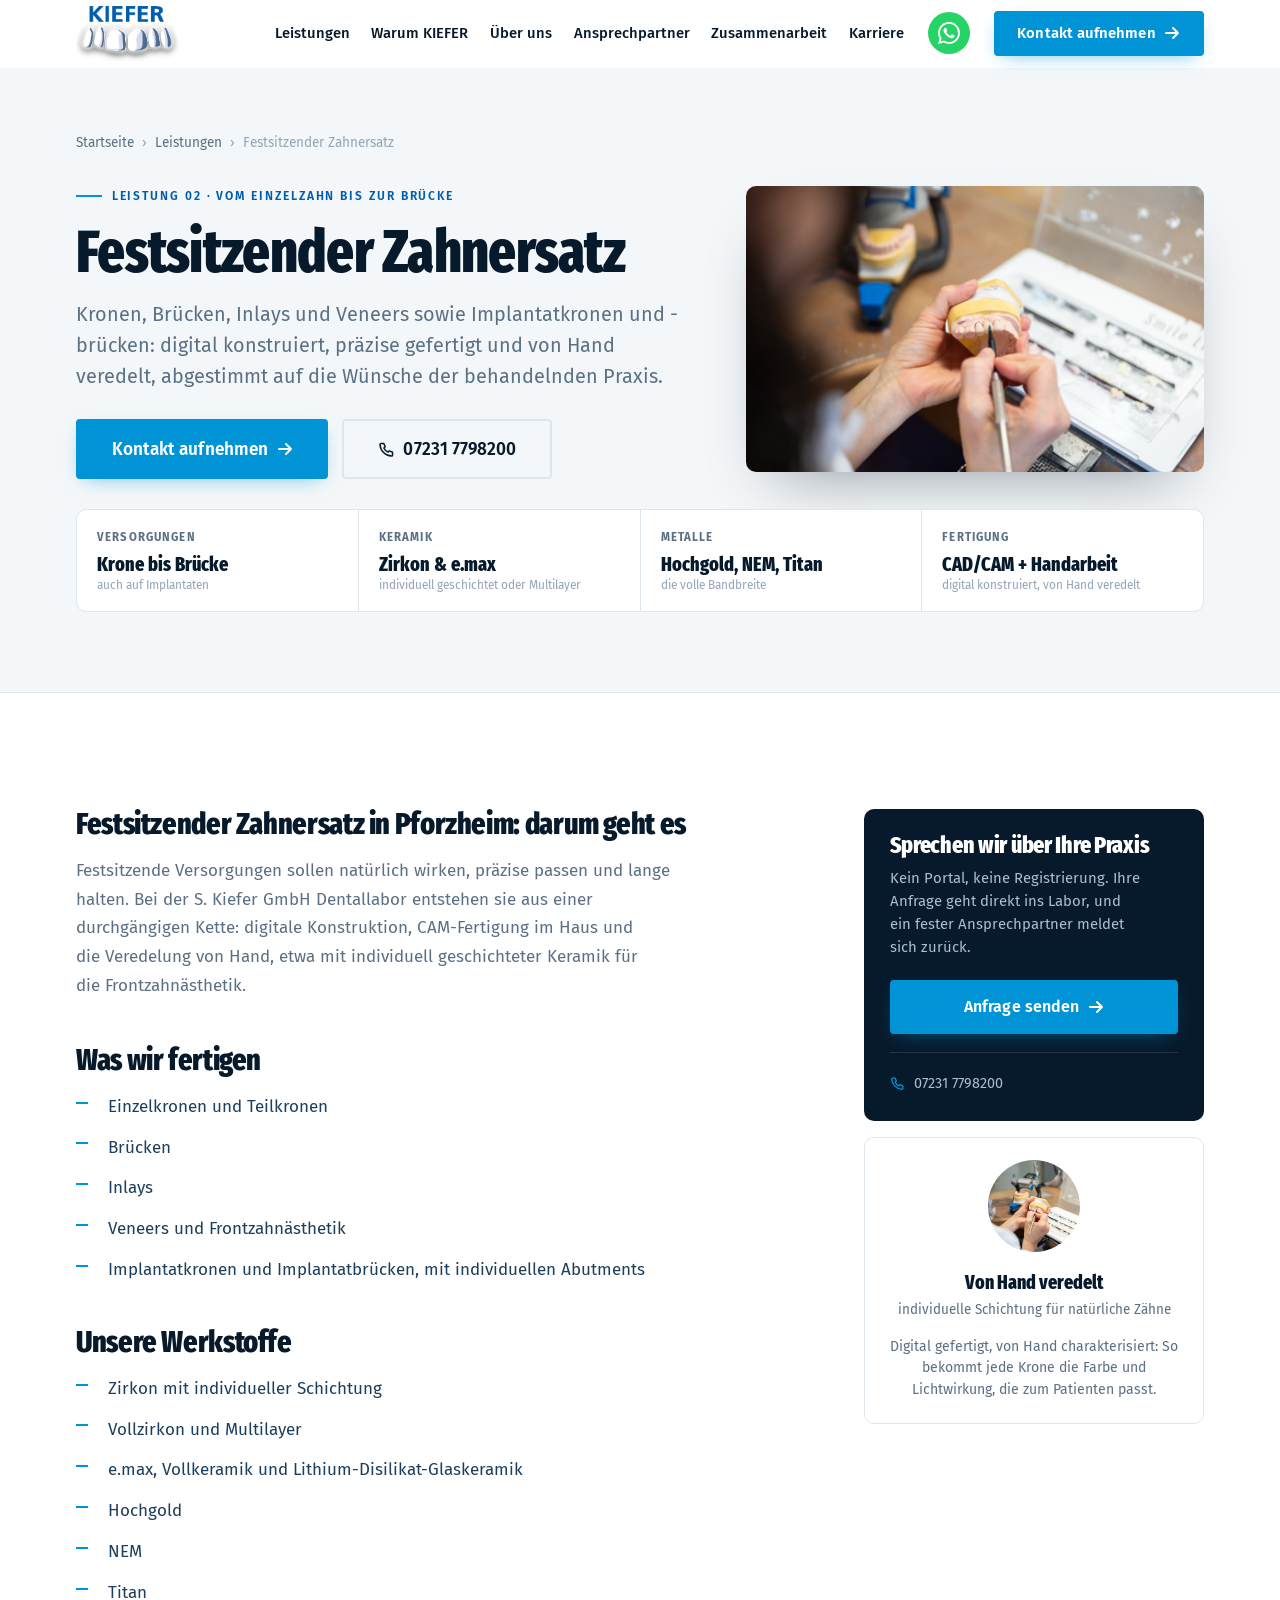
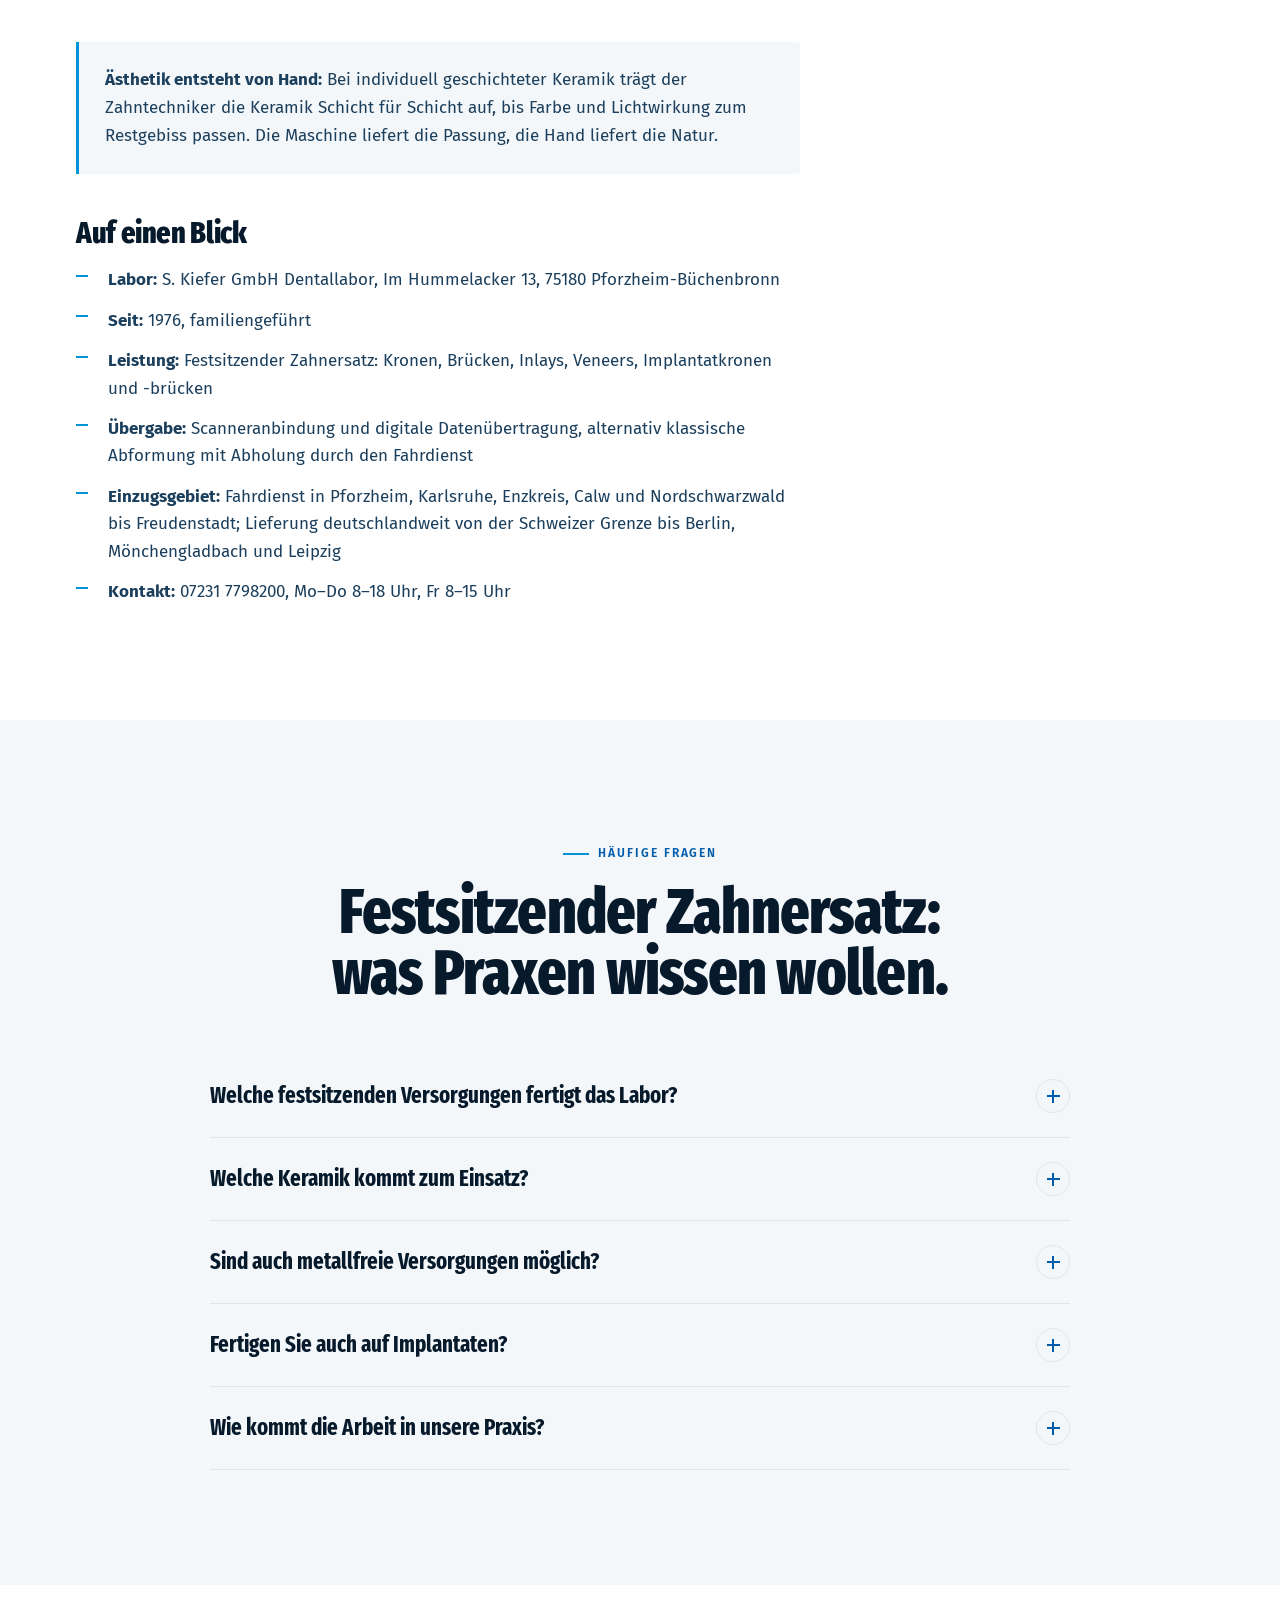
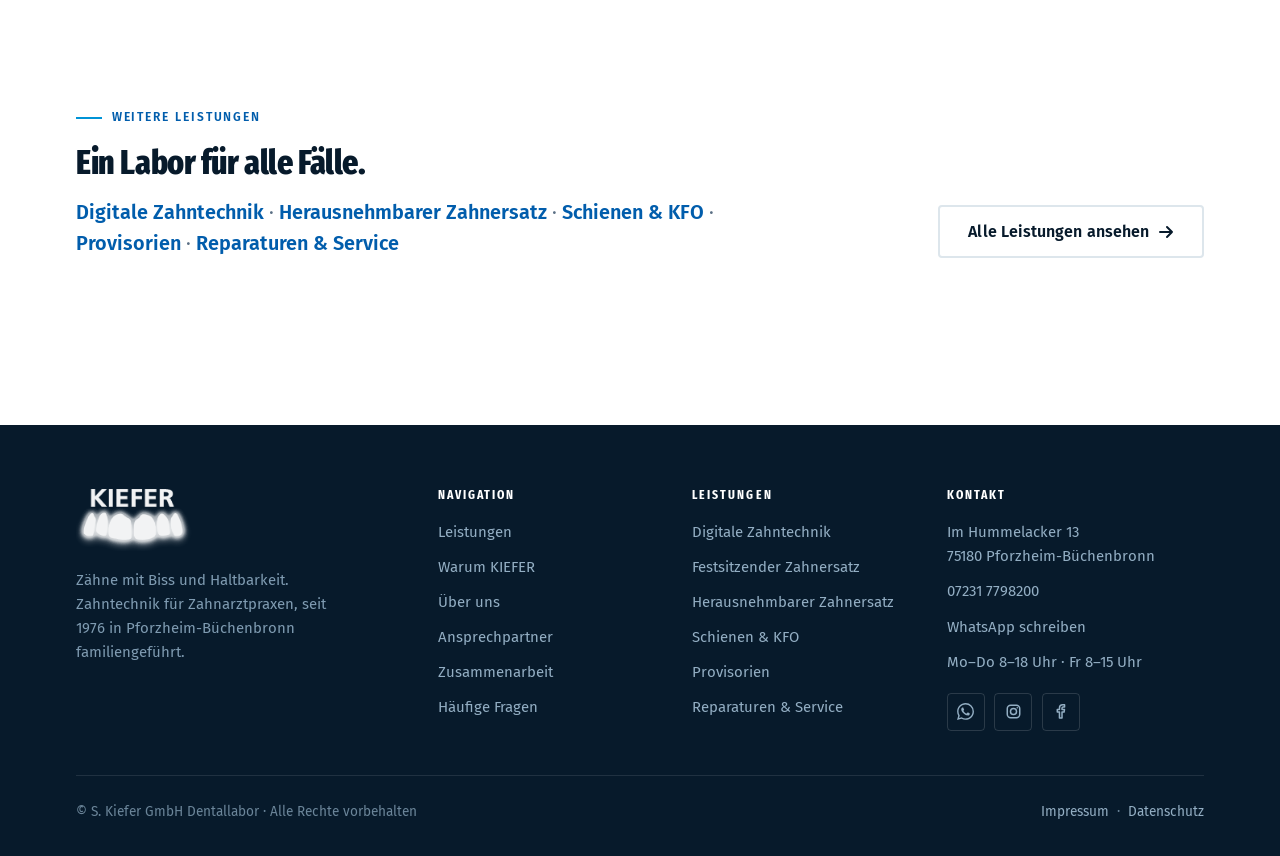
<file: website/leistungen/festsitzender-zahnersatz.html>
<!DOCTYPE html>
<html lang="de">
<head>
<meta charset="utf-8">
<meta name="viewport" content="width=device-width, initial-scale=1">
<title>Festsitzender Zahnersatz in Pforzheim: Kronen, Brücken &amp; Veneers | Dentallabor Kiefer</title>
<meta name="description" content="Festsitzender Zahnersatz vom Dentallabor Kiefer in Pforzheim: Kronen, Brücken, Inlays, Veneers sowie Implantatkronen und -brücken. In Zirkon, e.max, Hochgold, NEM oder Titan, digital gefertigt und von Hand veredelt.">
<meta name="robots" content="index, follow">
<link rel="canonical" href="https://www.dental-kiefer.de/leistungen/festsitzender-zahnersatz.html">

<meta property="og:type" content="website">
<meta property="og:title" content="Festsitzender Zahnersatz in Pforzheim: Kronen, Brücken &amp; Veneers | Dentallabor Kiefer">
<meta property="og:description" content="Festsitzender Zahnersatz vom Dentallabor Kiefer in Pforzheim: Kronen, Brücken, Inlays, Veneers sowie Implantatkronen und -brücken. In Zirkon, e.max, Hochgold, NEM oder Titan, digital gefertigt und von Hand veredelt.">
<meta property="og:locale" content="de_DE">
<meta property="og:site_name" content="S. Kiefer GmbH Dentallabor">
<meta name="twitter:card" content="summary_large_image">
<meta name="theme-color" content="#015dac">

<link rel="icon" href="../assets/img/logo-kiefer.png" type="image/png">
<link rel="stylesheet" href="../assets/css/style.css">
<link rel="stylesheet" href="../assets/css/einwilligung.css">
<script type="application/ld+json">
{
  "@context": "https://schema.org",
  "@graph": [
    {
      "@type": "Service",
      "@id": "https://www.dental-kiefer.de/leistungen/festsitzender-zahnersatz.html#service",
      "name": "Festsitzender Zahnersatz",
      "serviceType": "Kronen, Brücken, Inlays, Veneers, Implantatprothetik",
      "description": "Festsitzender Zahnersatz für Zahnarztpraxen: Kronen, Brücken, Inlays, Veneers sowie Implantatkronen und -brücken vom Dentallabor S. Kiefer GmbH in Pforzheim. Werkstoffe: Zirkon mit individueller Schichtung, Vollzirkon, Multilayer, e.max, Hochgold, NEM, Titan.",
      "provider": {
        "@type": "LocalBusiness",
        "@id": "https://www.dental-kiefer.de/#organisation",
        "name": "S. Kiefer GmbH Dentallabor",
        "telephone": "+49 7231 7798200",
        "foundingDate": "1976",
        "address": {
          "@type": "PostalAddress",
          "streetAddress": "Im Hummelacker 13",
          "addressLocality": "Pforzheim",
          "addressRegion": "BW",
          "postalCode": "75180",
          "addressCountry": "DE"
        }
      },
      "areaServed": [
        "Pforzheim",
        "Karlsruhe",
        "Enzkreis",
        "Calw",
        "Freudenstadt",
        "Nordschwarzwald",
        "Stuttgart",
        "Mönchengladbach",
        "Leipzig",
        "Berlin",
        "Deutschland"
      ],
      "audience": {
        "@type": "Audience",
        "audienceType": "Zahnarztpraxen"
      }
    },
    {
      "@type": "FAQPage",
      "mainEntity": [
        {
          "@type": "Question",
          "name": "Welche festsitzenden Versorgungen fertigt das Labor?",
          "acceptedAnswer": {
            "@type": "Answer",
            "text": "Einzelkronen, Teilkronen, Brücken, Inlays und Veneers sowie Implantatkronen und Implantatbrücken. Alles entsteht im Haus der S. Kiefer GmbH Dentallabor in Pforzheim."
          }
        },
        {
          "@type": "Question",
          "name": "Welche Keramik kommt zum Einsatz?",
          "acceptedAnswer": {
            "@type": "Answer",
            "text": "Je nach Fall Zirkon mit individueller Schichtung, Vollzirkon oder Multilayer sowie e.max beziehungsweise Lithium-Disilikat-Glaskeramik. Für die Frontzahnästhetik wird die Keramik von Hand geschichtet."
          }
        },
        {
          "@type": "Question",
          "name": "Sind auch metallfreie Versorgungen möglich?",
          "acceptedAnswer": {
            "@type": "Answer",
            "text": "Ja. Zirkon und e.max sind metallfrei. Wo Metall gewünscht oder sinnvoll ist, stehen Hochgold, NEM und Titan zur Verfügung."
          }
        },
        {
          "@type": "Question",
          "name": "Fertigen Sie auch auf Implantaten?",
          "acceptedAnswer": {
            "@type": "Answer",
            "text": "Ja. Implantatkronen und Implantatbrücken entstehen mit individuellen Abutments auf nahezu allen gängigen Implantatsystemen."
          }
        },
        {
          "@type": "Question",
          "name": "Wie kommt die Arbeit in unsere Praxis?",
          "acceptedAnswer": {
            "@type": "Answer",
            "text": "Sie senden Scandaten über die Scanneranbindung oder geben eine klassische Abformung mit. Der eigene Fahrdienst des Labors holt ab und liefert termingerecht zurück, deutschlandweit."
          }
        }
      ]
    },
    {
      "@type": "BreadcrumbList",
      "itemListElement": [
        {
          "@type": "ListItem",
          "position": 1,
          "name": "Startseite",
          "item": "https://www.dental-kiefer.de/"
        },
        {
          "@type": "ListItem",
          "position": 2,
          "name": "Leistungen",
          "item": "https://www.dental-kiefer.de/#leistungen"
        },
        {
          "@type": "ListItem",
          "position": 3,
          "name": "Festsitzender Zahnersatz",
          "item": "https://www.dental-kiefer.de/leistungen/festsitzender-zahnersatz.html"
        }
      ]
    }
  ]
}
</script>
<noscript><style>.rein,.rein-kind,.rein-kind>*{opacity:1!important;transform:none!important}.zeile span{transform:none!important}</style></noscript>
</head>
<body>
<a class="skip" href="#inhalt">Zum Inhalt springen</a>

<header class="kopf">
  <div class="kopf__innen">
    <a class="marke" href="../index.html" aria-label="S. Kiefer GmbH Dentallabor, zur Startseite">
      <img src="../assets/img/logo-kiefer.png" alt="S. Kiefer GmbH Dentallabor" width="104" height="56">
      <span class="marke__sub">Zähne mit Biss<br>&amp; Haltbarkeit</span>
    </a>

    <nav class="nav" aria-label="Hauptnavigation">
      <a href="../index.html#leistungen">Leistungen</a>
      <a href="../index.html#warum">Warum KIEFER</a>
      <a href="../ueber-uns.html">Über uns</a>
      <a href="../ansprechpartner.html">Ansprechpartner</a>
      <a href="../index.html#ablauf">Zusammenarbeit</a>
      <a href="https://dental-kiefer-karriere.de/">Karriere</a>
    </nav>

    <button class="burger" type="button" aria-label="Menü öffnen" aria-expanded="false">
      <span></span>
    </button>

    <a class="btn-wa" href="https://wa.me/4972317798200" target="_blank" rel="noopener" aria-label="WhatsApp öffnen"><svg viewBox="0 0 24 24" aria-hidden="true"><path d="M17.472 14.382c-.297-.149-1.758-.867-2.03-.967-.273-.099-.471-.148-.67.15-.197.297-.767.966-.94 1.164-.173.199-.347.223-.644.075-.297-.15-1.255-.463-2.39-1.475-.883-.788-1.48-1.761-1.653-2.059-.173-.297-.018-.458.13-.606.134-.133.298-.347.446-.52.149-.174.198-.298.298-.497.099-.198.05-.371-.025-.52-.075-.149-.669-1.612-.916-2.207-.242-.579-.487-.5-.669-.51-.173-.008-.371-.01-.57-.01-.198 0-.52.074-.792.372-.272.297-1.04 1.016-1.04 2.479 0 1.462 1.065 2.875 1.213 3.074.149.198 2.096 3.2 5.077 4.487.709.306 1.262.489 1.694.625.712.227 1.36.195 1.871.118.571-.085 1.758-.719 2.006-1.413.248-.694.248-1.289.173-1.413-.074-.124-.272-.198-.57-.347m-5.421 7.403h-.004a9.87 9.87 0 0 1-5.031-1.378l-.361-.214-3.741.982.998-3.648-.235-.374a9.86 9.86 0 0 1-1.51-5.26c.001-5.45 4.436-9.884 9.888-9.884 2.64 0 5.122 1.03 6.988 2.898a9.825 9.825 0 0 1 2.893 6.994c-.003 5.45-4.437 9.884-9.885 9.884m8.413-18.297A11.815 11.815 0 0 0 12.05 0C5.495 0 .16 5.335.157 11.892c0 2.096.547 4.142 1.588 5.945L.057 24l6.305-1.654a11.882 11.882 0 0 0 5.683 1.448h.005c6.554 0 11.89-5.335 11.893-11.893a11.821 11.821 0 0 0-3.48-8.413Z"/></svg></a>
    <a class="btn btn--cta" href="../index.html#kontakt">Kontakt aufnehmen <svg class="pfeil" width="16" height="16" viewBox="0 0 16 16" fill="none" aria-hidden="true"><path d="M2 8h12M9 3l5 5-5 5" stroke="currentColor" stroke-width="2" stroke-linecap="round" stroke-linejoin="round"/></svg></a>
  </div>
  <div class="fortschritt"></div>
</header>
<main id="inhalt">

<section class="job-hero">
  <div class="bahn">
    <nav class="brotkrumen" aria-label="Brotkrumen">
      <a href="../index.html">Startseite</a>
      <span aria-hidden="true">›</span>
      <a href="../index.html#leistungen">Leistungen</a>
      <span aria-hidden="true">›</span>
      <span>Festsitzender Zahnersatz</span>
    </nav>

    <div class="job-hero__raster">
      <div>
        <span class="kicker">Leistung 02 · vom Einzelzahn bis zur Brücke</span>
        <h1 class="job-hero__titel">Festsitzender Zahnersatz</h1>
        <p class="lead">Kronen, Brücken, Inlays und Veneers sowie Implantatkronen und -brücken: digital konstruiert, präzise gefertigt und von Hand veredelt, abgestimmt auf die Wünsche der behandelnden Praxis.</p>

        <div class="hero__cta" style="margin-top:1.75rem;margin-bottom:0">
          <a class="btn btn--cta btn--gross" href="../index.html#kontakt">Kontakt aufnehmen <svg class="pfeil" width="16" height="16" viewBox="0 0 16 16" fill="none" aria-hidden="true"><path d="M2 8h12M9 3l5 5-5 5" stroke="currentColor" stroke-width="2" stroke-linecap="round" stroke-linejoin="round"/></svg></a>
          <a class="btn btn--geist btn--gross" href="tel:+4972317798200"><svg width="17" height="17" viewBox="0 0 18 18" fill="none" stroke="currentColor" stroke-width="1.6" stroke-linecap="round" stroke-linejoin="round" aria-hidden="true"><path d="M6.1 2.6 7.6 6 6.2 7.4a8.4 8.4 0 0 0 4.4 4.4L12 10.4l3.4 1.5v3a1.1 1.1 0 0 1-1.2 1.1A13 13 0 0 1 2.1 3.8a1.1 1.1 0 0 1 1.1-1.2z"/></svg> 07231 7798200</a>
        </div>
      </div>

      <figure class="job-hero__bild" style="margin:0">
        <img src="../assets/img/leistung-vollkeramik.jpg" alt="Zahntechnikerin arbeitet an vollkeramischen Frontzahnkronen mit Farbmustern" width="1000" height="667" fetchpriority="high" decoding="async">
      </figure>
    </div>

    <dl class="eckdaten rein">
      <div class="eckdatum">
        <dt>Versorgungen</dt>
        <dd>Krone bis Brücke<small>auch auf Implantaten</small></dd>
      </div>
      <div class="eckdatum">
        <dt>Keramik</dt>
        <dd>Zirkon &amp; e.max<small>individuell geschichtet oder Multilayer</small></dd>
      </div>
      <div class="eckdatum">
        <dt>Metalle</dt>
        <dd>Hochgold, NEM, Titan<small>die volle Bandbreite</small></dd>
      </div>
      <div class="eckdatum">
        <dt>Fertigung</dt>
        <dd>CAD/CAM + Handarbeit<small>digital konstruiert, von Hand veredelt</small></dd>
      </div>
    </dl>
  </div>
</section>

<section class="sektion">
  <div class="bahn">
    <div class="job-raster">

      <div class="job-text rein">
        <h2>Festsitzender Zahnersatz in Pforzheim: darum geht es</h2>
        <p>Festsitzende Versorgungen sollen natürlich wirken, präzise passen und lange halten.
        Bei der S. Kiefer GmbH Dentallabor entstehen sie aus einer durchgängigen Kette:
        digitale Konstruktion, CAM-Fertigung im Haus und die Veredelung von Hand,
        etwa mit individuell geschichteter Keramik für die Frontzahnästhetik.</p>

        <h2>Was wir fertigen</h2>
        <ul class="liste">
          <li>Einzelkronen und Teilkronen</li>
          <li>Brücken</li>
          <li>Inlays</li>
          <li>Veneers und Frontzahnästhetik</li>
          <li>Implantatkronen und Implantatbrücken, mit individuellen Abutments</li>
        </ul>

        <h2>Unsere Werkstoffe</h2>
        <ul class="liste">
          <li>Zirkon mit individueller Schichtung</li>
          <li>Vollzirkon und Multilayer</li>
          <li>e.max, Vollkeramik und Lithium-Disilikat-Glaskeramik</li>
          <li>Hochgold</li>
          <li>NEM</li>
          <li>Titan</li>
        </ul>

        <div class="hinweiskasten">
          <p><b>Ästhetik entsteht von Hand:</b> Bei individuell geschichteter Keramik trägt der
          Zahntechniker die Keramik Schicht für Schicht auf, bis Farbe und Lichtwirkung zum
          Restgebiss passen. Die Maschine liefert die Passung, die Hand liefert die Natur.</p>
        </div>

        <h2>Auf einen Blick</h2>
        <ul class="liste">
          <li><b>Labor:</b> S. Kiefer GmbH Dentallabor, Im Hummelacker 13, 75180 Pforzheim-Büchenbronn</li>
          <li><b>Seit:</b> 1976, familiengeführt</li>
          <li><b>Leistung:</b> Festsitzender Zahnersatz: Kronen, Brücken, Inlays, Veneers, Implantatkronen und -brücken</li>
          <li><b>Übergabe:</b> Scanneranbindung und digitale Datenübertragung, alternativ klassische Abformung mit Abholung durch den Fahrdienst</li>
          <li><b>Einzugsgebiet:</b> Fahrdienst in Pforzheim, Karlsruhe, Enzkreis, Calw und Nordschwarzwald bis Freudenstadt; Lieferung deutschlandweit von der Schweizer Grenze bis Berlin, Mönchengladbach und Leipzig</li>
          <li><b>Kontakt:</b> 07231 7798200, Mo–Do 8–18 Uhr, Fr 8–15 Uhr</li>
        </ul>
      </div>

      <aside class="seitenspalte">
        <div class="bewerbkarte">
          <h3>Sprechen wir über Ihre Praxis</h3>
          <p>Kein Portal, keine Registrierung. Ihre Anfrage geht direkt ins Labor, und ein fester Ansprechpartner meldet sich zurück.</p>
          <a class="btn btn--cta" href="../index.html#kontakt">Anfrage senden <svg class="pfeil" width="16" height="16" viewBox="0 0 16 16" fill="none" aria-hidden="true"><path d="M2 8h12M9 3l5 5-5 5" stroke="currentColor" stroke-width="2" stroke-linecap="round" stroke-linejoin="round"/></svg></a>

          <div class="bewerbkarte__oder">
            <a href="tel:+4972317798200"><svg width="15" height="15" viewBox="0 0 18 18" fill="none" stroke="currentColor" stroke-width="1.6" stroke-linecap="round" stroke-linejoin="round" aria-hidden="true"><path d="M6.1 2.6 7.6 6 6.2 7.4a8.4 8.4 0 0 0 4.4 4.4L12 10.4l3.4 1.5v3a1.1 1.1 0 0 1-1.2 1.1A13 13 0 0 1 2.1 3.8a1.1 1.1 0 0 1 1.1-1.2z"/></svg> 07231 7798200</a>
          </div>
        </div>

        <div class="personkarte">
          <img src="../assets/img/veredeln-hand.jpg" alt="Zahntechnikerin veredelt eine Frontzahnversorgung mit dem Pinsel" width="92" height="92" loading="lazy" decoding="async">
          <strong>Von Hand veredelt</strong>
          <span>individuelle Schichtung für natürliche Zähne</span>
          <p style="font-size:.88rem;color:var(--grau);line-height:1.55">
            Digital gefertigt, von Hand charakterisiert: So bekommt jede Krone die Farbe und Lichtwirkung, die zum Patienten passt.
          </p>
        </div>
      </aside>

    </div>
  </div>
</section>

<!-- ================= FAQ ================= -->
<section class="sektion sektion--papier" id="faq">
  <div class="bahn">
    <div class="kopfzeile rein" style="justify-content:center;text-align:center">
      <div>
        <span class="kicker">Häufige Fragen</span>
        <h2 class="t-xl">Festsitzender Zahnersatz:<br>was Praxen wissen wollen.</h2>
      </div>
    </div>

    <div class="faq rein">
      <div class="frage">
        <button class="frage__knopf" type="button" aria-expanded="false" id="f0">
          Welche festsitzenden Versorgungen fertigt das Labor?
          <span class="frage__plus" aria-hidden="true"></span>
        </button>
        <div class="frage__panel" role="region" aria-labelledby="f0">
          <div><p>Einzelkronen, Teilkronen, Brücken, Inlays und Veneers sowie Implantatkronen und Implantatbrücken. Alles entsteht im Haus der S. Kiefer GmbH Dentallabor in Pforzheim.</p></div>
        </div>
      </div>      <div class="frage">
        <button class="frage__knopf" type="button" aria-expanded="false" id="f1">
          Welche Keramik kommt zum Einsatz?
          <span class="frage__plus" aria-hidden="true"></span>
        </button>
        <div class="frage__panel" role="region" aria-labelledby="f1">
          <div><p>Je nach Fall Zirkon mit individueller Schichtung, Vollzirkon oder Multilayer sowie e.max beziehungsweise Lithium-Disilikat-Glaskeramik. Für die Frontzahnästhetik wird die Keramik von Hand geschichtet.</p></div>
        </div>
      </div>      <div class="frage">
        <button class="frage__knopf" type="button" aria-expanded="false" id="f2">
          Sind auch metallfreie Versorgungen möglich?
          <span class="frage__plus" aria-hidden="true"></span>
        </button>
        <div class="frage__panel" role="region" aria-labelledby="f2">
          <div><p>Ja. Zirkon und e.max sind metallfrei. Wo Metall gewünscht oder sinnvoll ist, stehen Hochgold, NEM und Titan zur Verfügung.</p></div>
        </div>
      </div>      <div class="frage">
        <button class="frage__knopf" type="button" aria-expanded="false" id="f3">
          Fertigen Sie auch auf Implantaten?
          <span class="frage__plus" aria-hidden="true"></span>
        </button>
        <div class="frage__panel" role="region" aria-labelledby="f3">
          <div><p>Ja. Implantatkronen und Implantatbrücken entstehen mit individuellen Abutments auf nahezu allen gängigen Implantatsystemen.</p></div>
        </div>
      </div>      <div class="frage">
        <button class="frage__knopf" type="button" aria-expanded="false" id="f4">
          Wie kommt die Arbeit in unsere Praxis?
          <span class="frage__plus" aria-hidden="true"></span>
        </button>
        <div class="frage__panel" role="region" aria-labelledby="f4">
          <div><p>Sie senden Scandaten über die Scanneranbindung oder geben eine klassische Abformung mit. Der eigene Fahrdienst des Labors holt ab und liefert termingerecht zurück, deutschlandweit.</p></div>
        </div>
      </div>
    </div>
  </div>
</section>

<section class="sektion">
  <div class="bahn">
    <div class="kopfzeile rein">
      <div>
        <span class="kicker">Weitere Leistungen</span>
        <h2 class="t-l">Ein Labor für alle Fälle.</h2>
        <p class="lead leistungs-links"><a href="digitale-zahntechnik.html">Digitale Zahntechnik</a> · <a href="herausnehmbarer-zahnersatz.html">Herausnehmbarer Zahnersatz</a> · <a href="schienen-kfo.html">Schienen &amp; KFO</a> · <a href="provisorien.html">Provisorien</a> · <a href="reparaturen-service.html">Reparaturen &amp; Service</a></p>
      </div>
      <a class="btn btn--geist" href="../index.html#leistungen">Alle Leistungen ansehen <svg class="pfeil" width="16" height="16" viewBox="0 0 16 16" fill="none" aria-hidden="true"><path d="M2 8h12M9 3l5 5-5 5" stroke="currentColor" stroke-width="2" stroke-linecap="round" stroke-linejoin="round"/></svg></a>
    </div>
  </div>
</section>

</main>

<footer class="fuss">
  <div class="bahn">
    <div class="fuss__raster">
      <div>
        <img class="fuss__logo" src="../assets/img/logo-kiefer.png" alt="S. Kiefer GmbH Dentallabor" width="116" height="62">
        <p class="fuss__claim">Zähne mit Biss und Haltbarkeit. Zahntechnik für Zahnarztpraxen, seit 1976 in Pforzheim-Büchenbronn familiengeführt.</p>
      </div>

      <div>
        <h4>Navigation</h4>
        <ul>
          <li><a href="../index.html#leistungen">Leistungen</a></li>
          <li><a href="../index.html#warum">Warum KIEFER</a></li>
          <li><a href="../ueber-uns.html">Über uns</a></li>
          <li><a href="../ansprechpartner.html">Ansprechpartner</a></li>
          <li><a href="../index.html#ablauf">Zusammenarbeit</a></li>
          <li><a href="../index.html#faq">Häufige Fragen</a></li>
        </ul>
      </div>

      <div>
        <h4>Leistungen</h4>
        <ul>
          <li><a href="digitale-zahntechnik.html">Digitale Zahntechnik</a></li>
          <li><a href="festsitzender-zahnersatz.html">Festsitzender Zahnersatz</a></li>
          <li><a href="herausnehmbarer-zahnersatz.html">Herausnehmbarer Zahnersatz</a></li>
          <li><a href="schienen-kfo.html">Schienen &amp; KFO</a></li>
          <li><a href="provisorien.html">Provisorien</a></li>
          <li><a href="reparaturen-service.html">Reparaturen &amp; Service</a></li>
        </ul>
      </div>

      <div>
        <h4>Kontakt</h4>
        <ul>
          <li>Im Hummelacker 13<br>75180 Pforzheim-Büchenbronn</li>
          <li><a href="tel:+4972317798200">07231 7798200</a></li>
          <li><a href="https://wa.me/4972317798200" target="_blank" rel="noopener">WhatsApp schreiben</a></li>
          <li>Mo–Do 8–18 Uhr · Fr 8–15 Uhr</li>
        </ul>
        <div class="fuss__sozial" style="margin-top:1.15rem">
          <a href="https://wa.me/4972317798200" target="_blank" rel="noopener" aria-label="WhatsApp"><svg width="17" height="17" viewBox="0 0 24 24" fill="currentColor" aria-hidden="true"><path d="M17.472 14.382c-.297-.149-1.758-.867-2.03-.967-.273-.099-.471-.148-.67.15-.197.297-.767.966-.94 1.164-.173.199-.347.223-.644.075-.297-.15-1.255-.463-2.39-1.475-.883-.788-1.48-1.761-1.653-2.059-.173-.297-.018-.458.13-.606.134-.133.298-.347.446-.52.149-.174.198-.298.298-.497.099-.198.05-.371-.025-.52-.075-.149-.669-1.612-.916-2.207-.242-.579-.487-.5-.669-.51-.173-.008-.371-.01-.57-.01-.198 0-.52.074-.792.372-.272.297-1.04 1.016-1.04 2.479 0 1.462 1.065 2.875 1.213 3.074.149.198 2.096 3.2 5.077 4.487.709.306 1.262.489 1.694.625.712.227 1.36.195 1.871.118.571-.085 1.758-.719 2.006-1.413.248-.694.248-1.289.173-1.413-.074-.124-.272-.198-.57-.347m-5.421 7.403h-.004a9.87 9.87 0 0 1-5.031-1.378l-.361-.214-3.741.982.998-3.648-.235-.374a9.86 9.86 0 0 1-1.51-5.26c.001-5.45 4.436-9.884 9.888-9.884 2.64 0 5.122 1.03 6.988 2.898a9.825 9.825 0 0 1 2.893 6.994c-.003 5.45-4.437 9.884-9.885 9.884m8.413-18.297A11.815 11.815 0 0 0 12.05 0C5.495 0 .16 5.335.157 11.892c0 2.096.547 4.142 1.588 5.945L.057 24l6.305-1.654a11.882 11.882 0 0 0 5.683 1.448h.005c6.554 0 11.89-5.335 11.893-11.893a11.821 11.821 0 0 0-3.48-8.413Z"/></svg></a>
          <a href="https://www.instagram.com/dentallabor_s.kiefer_gmbh____/" target="_blank" rel="noopener" aria-label="Instagram"><svg width="17" height="17" viewBox="0 0 18 18" fill="none" stroke="currentColor" stroke-width="1.6" stroke-linecap="round" stroke-linejoin="round" aria-hidden="true"><rect x="2.4" y="2.4" width="13.2" height="13.2" rx="3.6"/><circle cx="9" cy="9" r="3.2"/><circle cx="13" cy="5" r=".8" fill="currentColor" stroke="none"/></svg></a>
          <a href="https://www.facebook.com/dentallabor.kiefer" target="_blank" rel="noopener" aria-label="Facebook"><svg width="17" height="17" viewBox="0 0 18 18" fill="none" stroke="currentColor" stroke-width="1.6" stroke-linecap="round" stroke-linejoin="round" aria-hidden="true"><path d="M10.6 16V9.6h2.2l.4-2.6h-2.6V5.4c0-.7.2-1.2 1.3-1.2h1.4V1.9c-.3 0-1.1-.1-2-.1-2 0-3.4 1.2-3.4 3.4V7H5.6v2.6h2.3V16z"/></svg></a>
        </div>
      </div>
    </div>

    <div class="fuss__unten">
      <span>© S. Kiefer GmbH Dentallabor · Alle Rechte vorbehalten</span>
      <span>
        <a href="../impressum.html">Impressum</a> &nbsp;·&nbsp;
        <a href="../datenschutz.html">Datenschutz</a><span data-einwilligung-huelle> &nbsp;&middot;&nbsp;
        <button type="button" class="ein-ausloeser" data-einwilligung-oeffnen>Cookie-Einstellungen</button></span>
      </span>
    </div>
  </div>
</footer>
<div class="sticky-bar">
  <a class="btn btn--cta" href="../index.html#kontakt">Kontakt aufnehmen</a>
  <a class="btn btn--geist btn--tel" href="tel:+4972317798200" aria-label="Anrufen"><svg width="18" height="18" viewBox="0 0 18 18" fill="none" stroke="currentColor" stroke-width="1.6" stroke-linecap="round" stroke-linejoin="round" aria-hidden="true"><path d="M6.1 2.6 7.6 6 6.2 7.4a8.4 8.4 0 0 0 4.4 4.4L12 10.4l3.4 1.5v3a1.1 1.1 0 0 1-1.2 1.1A13 13 0 0 1 2.1 3.8a1.1 1.1 0 0 1 1.1-1.2z"/></svg></a>
</div>

<script src="../assets/js/app.js"></script>
<script src="../assets/js/ao-konfiguration.js"></script>
<script src="../assets/js/einwilligung.js" defer></script>
<script src="../assets/js/messung.js" defer></script>
<script src="../assets/js/statistik.js" defer></script>
</body>
</html>
</file>
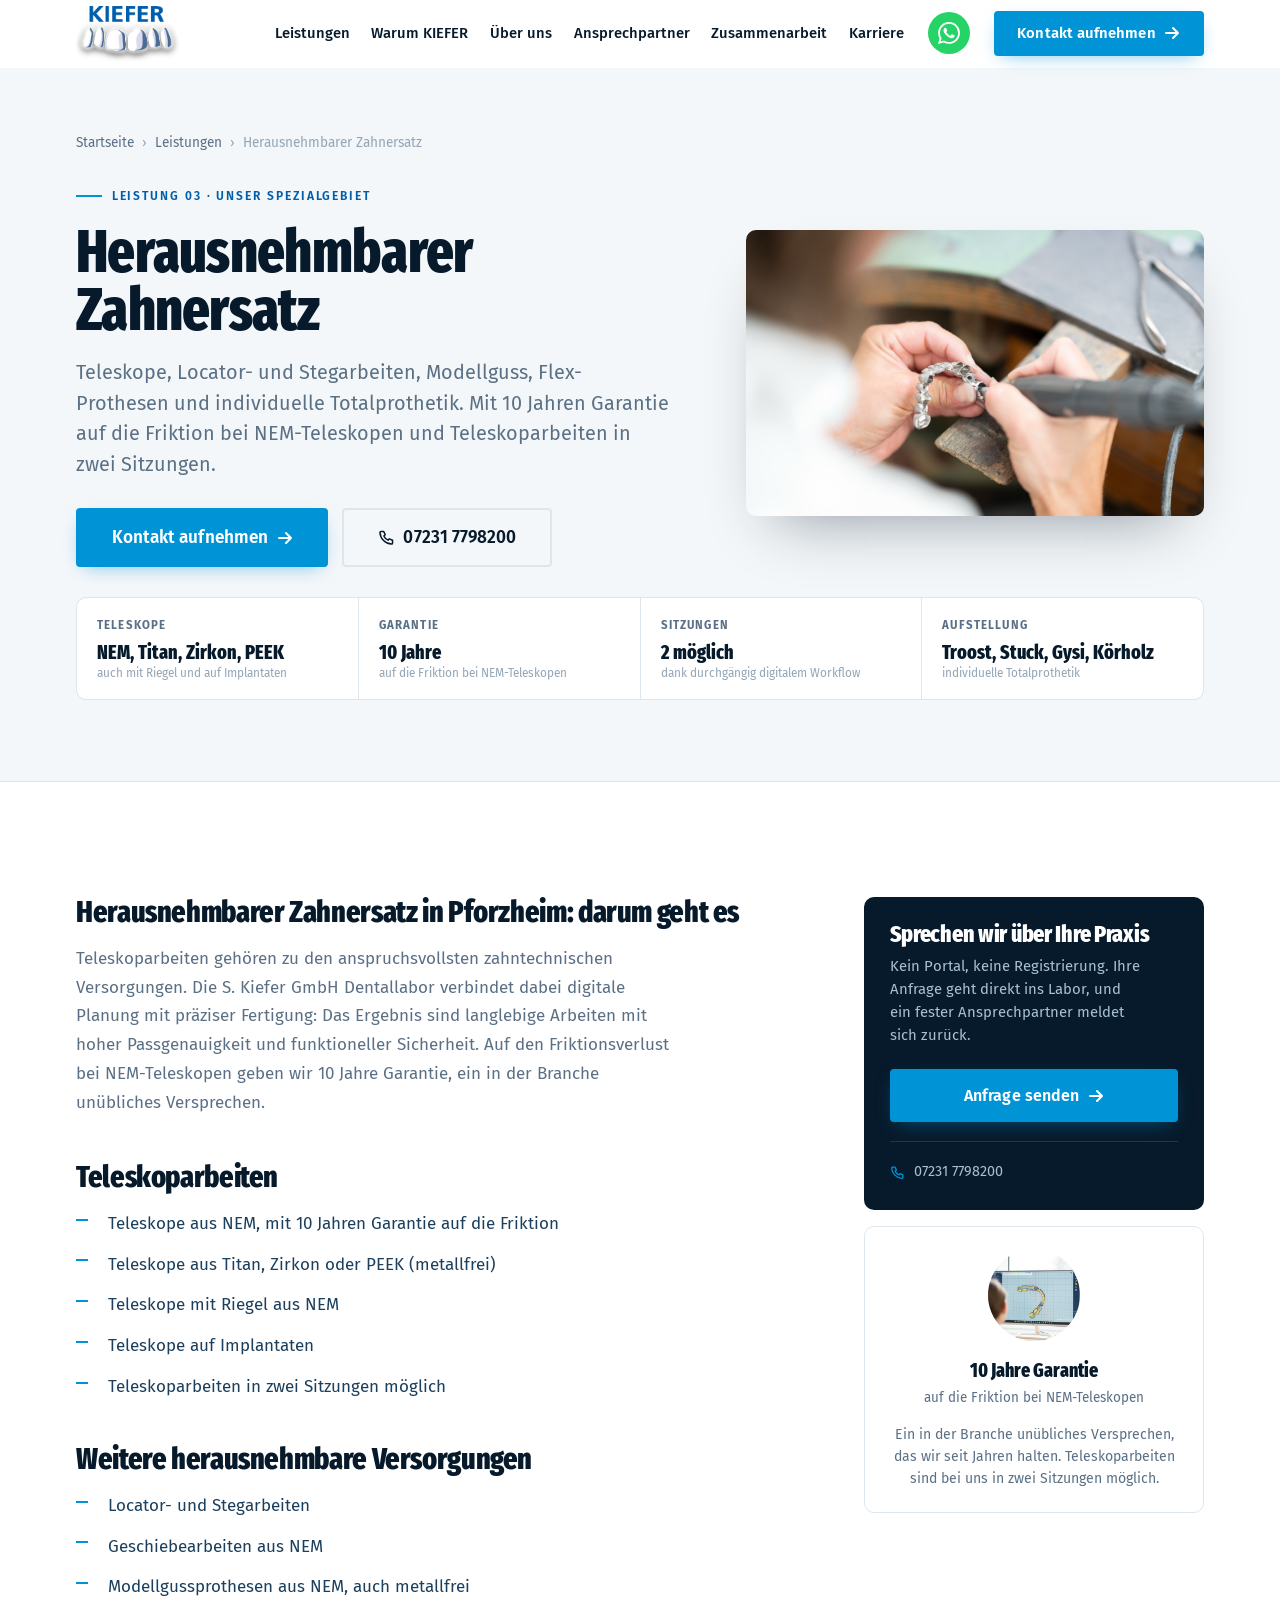
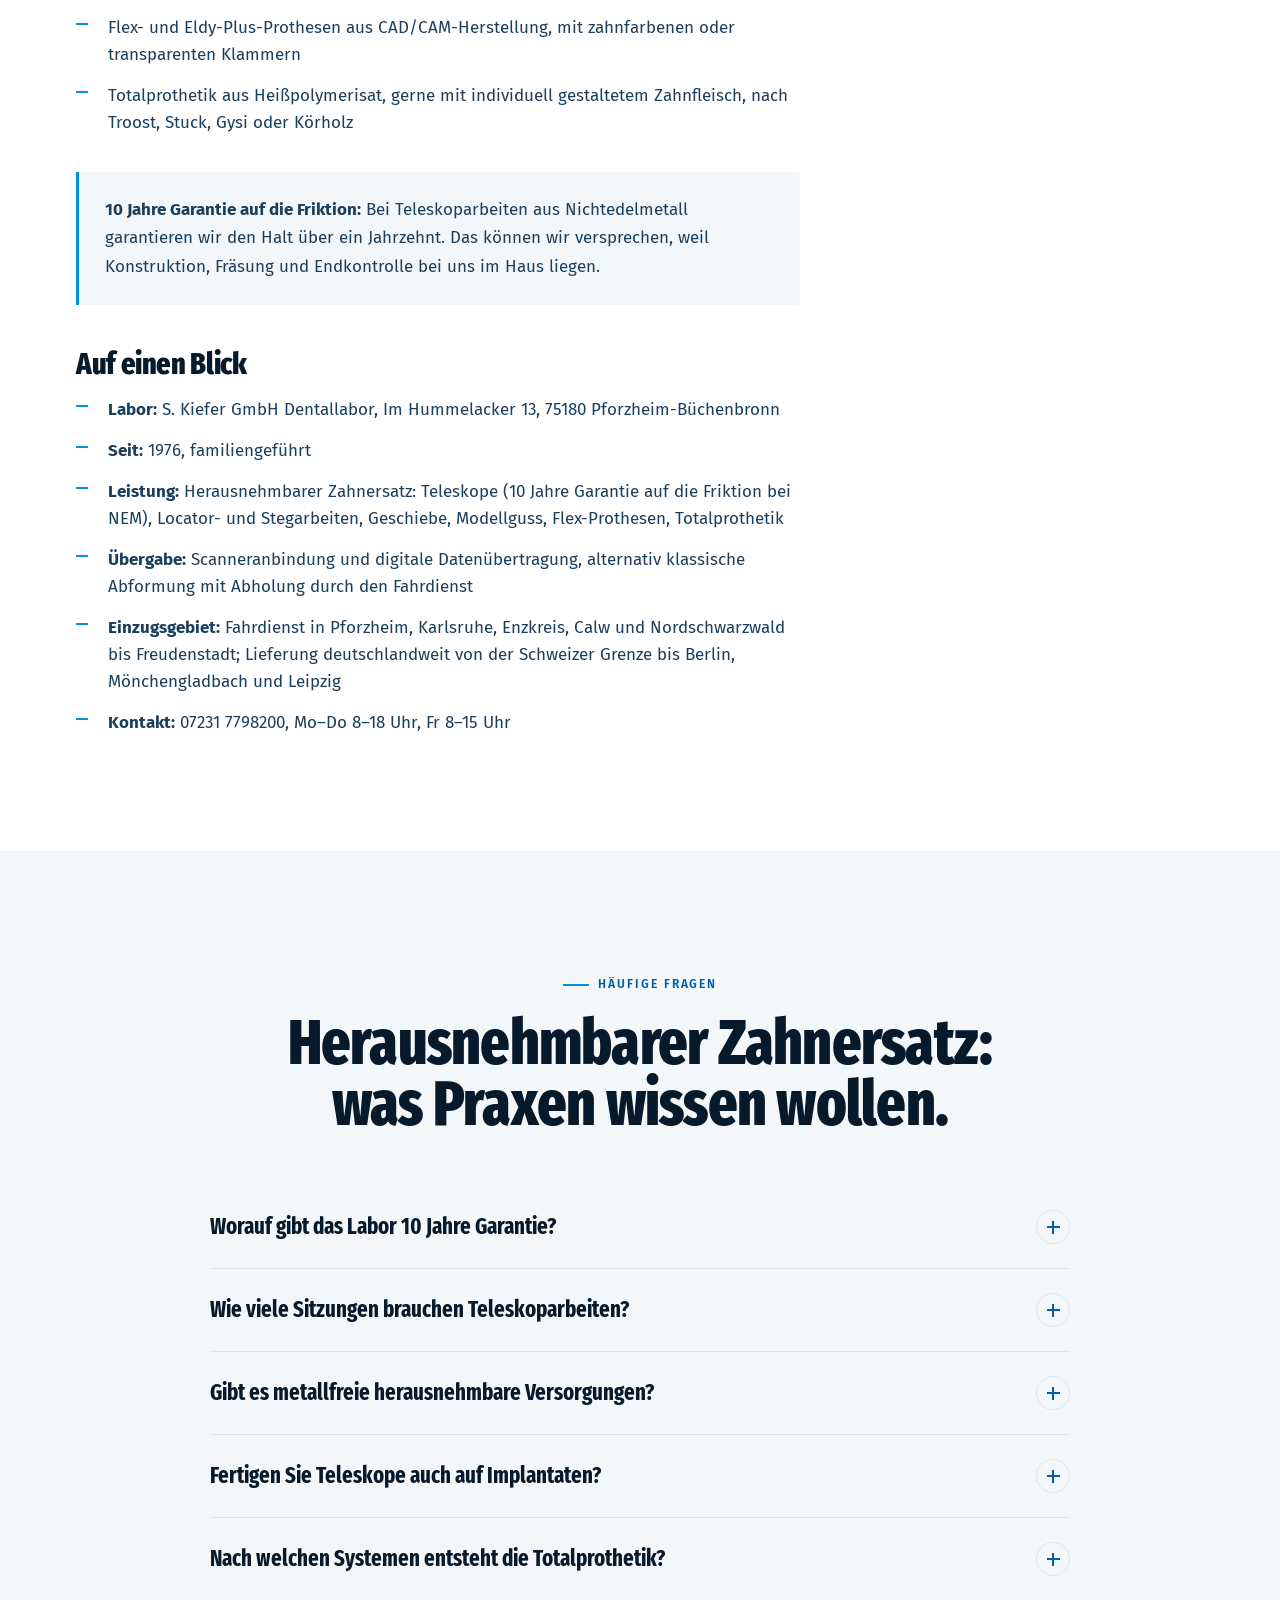
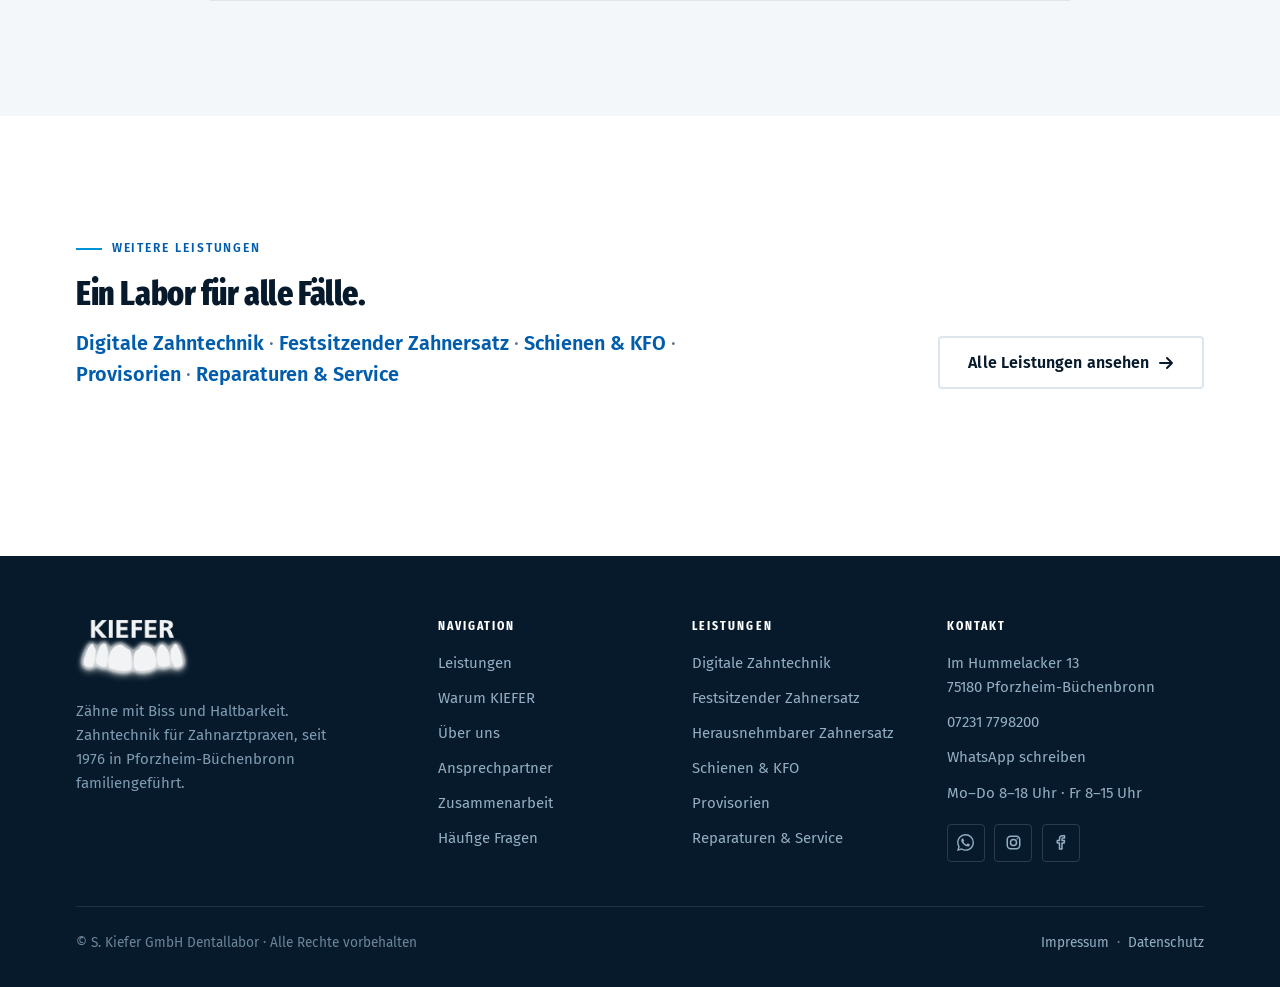
<file: website/leistungen/herausnehmbarer-zahnersatz.html>
<!DOCTYPE html>
<html lang="de">
<head>
<meta charset="utf-8">
<meta name="viewport" content="width=device-width, initial-scale=1">
<title>Herausnehmbarer Zahnersatz in Pforzheim: Teleskope mit 10 Jahren Garantie | Dentallabor Kiefer</title>
<meta name="description" content="Herausnehmbarer Zahnersatz vom Dentallabor Kiefer in Pforzheim: Teleskope aus NEM, Titan, Zirkon oder PEEK mit 10 Jahren Garantie auf die Friktion, Locator- und Stegarbeiten, Modellguss, Flex-Prothesen und individuelle Totalprothetik.">
<meta name="robots" content="index, follow">
<link rel="canonical" href="https://www.dental-kiefer.de/leistungen/herausnehmbarer-zahnersatz.html">

<meta property="og:type" content="website">
<meta property="og:title" content="Herausnehmbarer Zahnersatz in Pforzheim: Teleskope mit 10 Jahren Garantie | Dentallabor Kiefer">
<meta property="og:description" content="Herausnehmbarer Zahnersatz vom Dentallabor Kiefer in Pforzheim: Teleskope aus NEM, Titan, Zirkon oder PEEK mit 10 Jahren Garantie auf die Friktion, Locator- und Stegarbeiten, Modellguss, Flex-Prothesen und individuelle Totalprothetik.">
<meta property="og:locale" content="de_DE">
<meta property="og:site_name" content="S. Kiefer GmbH Dentallabor">
<meta name="twitter:card" content="summary_large_image">
<meta name="theme-color" content="#015dac">

<link rel="icon" href="../assets/img/logo-kiefer.png" type="image/png">
<link rel="stylesheet" href="../assets/css/style.css">
<link rel="stylesheet" href="../assets/css/einwilligung.css">
<script type="application/ld+json">
{
  "@context": "https://schema.org",
  "@graph": [
    {
      "@type": "Service",
      "@id": "https://www.dental-kiefer.de/leistungen/herausnehmbarer-zahnersatz.html#service",
      "name": "Herausnehmbarer Zahnersatz",
      "serviceType": "Teleskopprothetik, Modellguss, Totalprothetik, Kombitechnik",
      "description": "Herausnehmbarer Zahnersatz für Zahnarztpraxen: Teleskope aus NEM (10 Jahre Garantie auf die Friktion), Titan, Zirkon oder PEEK, Teleskope mit Riegel und auf Implantaten, Locator- und Stegarbeiten, Geschiebearbeiten, Modellgussprothesen, Flex-Prothesen und individuelle Totalprothetik. Dentallabor S. Kiefer GmbH, Pforzheim.",
      "provider": {
        "@type": "LocalBusiness",
        "@id": "https://www.dental-kiefer.de/#organisation",
        "name": "S. Kiefer GmbH Dentallabor",
        "telephone": "+49 7231 7798200",
        "foundingDate": "1976",
        "address": {
          "@type": "PostalAddress",
          "streetAddress": "Im Hummelacker 13",
          "addressLocality": "Pforzheim",
          "addressRegion": "BW",
          "postalCode": "75180",
          "addressCountry": "DE"
        }
      },
      "areaServed": [
        "Pforzheim",
        "Karlsruhe",
        "Enzkreis",
        "Calw",
        "Freudenstadt",
        "Nordschwarzwald",
        "Stuttgart",
        "Mönchengladbach",
        "Leipzig",
        "Berlin",
        "Deutschland"
      ],
      "audience": {
        "@type": "Audience",
        "audienceType": "Zahnarztpraxen"
      }
    },
    {
      "@type": "FAQPage",
      "mainEntity": [
        {
          "@type": "Question",
          "name": "Worauf gibt das Labor 10 Jahre Garantie?",
          "acceptedAnswer": {
            "@type": "Answer",
            "text": "Auf den Friktionsverlust bei Teleskoparbeiten aus Nichtedelmetall. Der Halt der Teleskope ist damit über ein Jahrzehnt garantiert, ein in der Branche unübliches Versprechen."
          }
        },
        {
          "@type": "Question",
          "name": "Wie viele Sitzungen brauchen Teleskoparbeiten?",
          "acceptedAnswer": {
            "@type": "Answer",
            "text": "Dank durchgängig digitalem Workflow sind Teleskoparbeiten bei der S. Kiefer GmbH Dentallabor in zwei Sitzungen möglich."
          }
        },
        {
          "@type": "Question",
          "name": "Gibt es metallfreie herausnehmbare Versorgungen?",
          "acceptedAnswer": {
            "@type": "Answer",
            "text": "Ja. Teleskope aus Zirkon oder PEEK sind metallfrei, Modellgussprothesen gibt es ebenfalls metallfrei, und Flex-Prothesen kommen mit zahnfarbenen oder transparenten Klammern."
          }
        },
        {
          "@type": "Question",
          "name": "Fertigen Sie Teleskope auch auf Implantaten?",
          "acceptedAnswer": {
            "@type": "Answer",
            "text": "Ja, Teleskope auf Implantaten gehören zum Leistungsspektrum, ebenso Locator- und Stegarbeiten für implantatgetragene Versorgungen."
          }
        },
        {
          "@type": "Question",
          "name": "Nach welchen Systemen entsteht die Totalprothetik?",
          "acceptedAnswer": {
            "@type": "Answer",
            "text": "Individuelle Totalprothetik aus Heißpolymerisat wird nach verschiedenen Aufstellsystemen gefertigt: Troost, Stuck, Gysi oder Körholz, auf Wunsch mit individuell gestaltetem Zahnfleisch."
          }
        }
      ]
    },
    {
      "@type": "BreadcrumbList",
      "itemListElement": [
        {
          "@type": "ListItem",
          "position": 1,
          "name": "Startseite",
          "item": "https://www.dental-kiefer.de/"
        },
        {
          "@type": "ListItem",
          "position": 2,
          "name": "Leistungen",
          "item": "https://www.dental-kiefer.de/#leistungen"
        },
        {
          "@type": "ListItem",
          "position": 3,
          "name": "Herausnehmbarer Zahnersatz",
          "item": "https://www.dental-kiefer.de/leistungen/herausnehmbarer-zahnersatz.html"
        }
      ]
    }
  ]
}
</script>
<noscript><style>.rein,.rein-kind,.rein-kind>*{opacity:1!important;transform:none!important}.zeile span{transform:none!important}</style></noscript>
</head>
<body>
<a class="skip" href="#inhalt">Zum Inhalt springen</a>

<header class="kopf">
  <div class="kopf__innen">
    <a class="marke" href="../index.html" aria-label="S. Kiefer GmbH Dentallabor, zur Startseite">
      <img src="../assets/img/logo-kiefer.png" alt="S. Kiefer GmbH Dentallabor" width="104" height="56">
      <span class="marke__sub">Zähne mit Biss<br>&amp; Haltbarkeit</span>
    </a>

    <nav class="nav" aria-label="Hauptnavigation">
      <a href="../index.html#leistungen">Leistungen</a>
      <a href="../index.html#warum">Warum KIEFER</a>
      <a href="../ueber-uns.html">Über uns</a>
      <a href="../ansprechpartner.html">Ansprechpartner</a>
      <a href="../index.html#ablauf">Zusammenarbeit</a>
      <a href="https://dental-kiefer-karriere.de/">Karriere</a>
    </nav>

    <button class="burger" type="button" aria-label="Menü öffnen" aria-expanded="false">
      <span></span>
    </button>

    <a class="btn-wa" href="https://wa.me/4972317798200" target="_blank" rel="noopener" aria-label="WhatsApp öffnen"><svg viewBox="0 0 24 24" aria-hidden="true"><path d="M17.472 14.382c-.297-.149-1.758-.867-2.03-.967-.273-.099-.471-.148-.67.15-.197.297-.767.966-.94 1.164-.173.199-.347.223-.644.075-.297-.15-1.255-.463-2.39-1.475-.883-.788-1.48-1.761-1.653-2.059-.173-.297-.018-.458.13-.606.134-.133.298-.347.446-.52.149-.174.198-.298.298-.497.099-.198.05-.371-.025-.52-.075-.149-.669-1.612-.916-2.207-.242-.579-.487-.5-.669-.51-.173-.008-.371-.01-.57-.01-.198 0-.52.074-.792.372-.272.297-1.04 1.016-1.04 2.479 0 1.462 1.065 2.875 1.213 3.074.149.198 2.096 3.2 5.077 4.487.709.306 1.262.489 1.694.625.712.227 1.36.195 1.871.118.571-.085 1.758-.719 2.006-1.413.248-.694.248-1.289.173-1.413-.074-.124-.272-.198-.57-.347m-5.421 7.403h-.004a9.87 9.87 0 0 1-5.031-1.378l-.361-.214-3.741.982.998-3.648-.235-.374a9.86 9.86 0 0 1-1.51-5.26c.001-5.45 4.436-9.884 9.888-9.884 2.64 0 5.122 1.03 6.988 2.898a9.825 9.825 0 0 1 2.893 6.994c-.003 5.45-4.437 9.884-9.885 9.884m8.413-18.297A11.815 11.815 0 0 0 12.05 0C5.495 0 .16 5.335.157 11.892c0 2.096.547 4.142 1.588 5.945L.057 24l6.305-1.654a11.882 11.882 0 0 0 5.683 1.448h.005c6.554 0 11.89-5.335 11.893-11.893a11.821 11.821 0 0 0-3.48-8.413Z"/></svg></a>
    <a class="btn btn--cta" href="../index.html#kontakt">Kontakt aufnehmen <svg class="pfeil" width="16" height="16" viewBox="0 0 16 16" fill="none" aria-hidden="true"><path d="M2 8h12M9 3l5 5-5 5" stroke="currentColor" stroke-width="2" stroke-linecap="round" stroke-linejoin="round"/></svg></a>
  </div>
  <div class="fortschritt"></div>
</header>
<main id="inhalt">

<section class="job-hero">
  <div class="bahn">
    <nav class="brotkrumen" aria-label="Brotkrumen">
      <a href="../index.html">Startseite</a>
      <span aria-hidden="true">›</span>
      <a href="../index.html#leistungen">Leistungen</a>
      <span aria-hidden="true">›</span>
      <span>Herausnehmbarer Zahnersatz</span>
    </nav>

    <div class="job-hero__raster">
      <div>
        <span class="kicker">Leistung 03 · unser Spezialgebiet</span>
        <h1 class="job-hero__titel">Herausnehmbarer Zahnersatz</h1>
        <p class="lead">Teleskope, Locator- und Stegarbeiten, Modellguss, Flex-Prothesen und individuelle Totalprothetik. Mit 10 Jahren Garantie auf die Friktion bei NEM-Teleskopen und Teleskoparbeiten in zwei Sitzungen.</p>

        <div class="hero__cta" style="margin-top:1.75rem;margin-bottom:0">
          <a class="btn btn--cta btn--gross" href="../index.html#kontakt">Kontakt aufnehmen <svg class="pfeil" width="16" height="16" viewBox="0 0 16 16" fill="none" aria-hidden="true"><path d="M2 8h12M9 3l5 5-5 5" stroke="currentColor" stroke-width="2" stroke-linecap="round" stroke-linejoin="round"/></svg></a>
          <a class="btn btn--geist btn--gross" href="tel:+4972317798200"><svg width="17" height="17" viewBox="0 0 18 18" fill="none" stroke="currentColor" stroke-width="1.6" stroke-linecap="round" stroke-linejoin="round" aria-hidden="true"><path d="M6.1 2.6 7.6 6 6.2 7.4a8.4 8.4 0 0 0 4.4 4.4L12 10.4l3.4 1.5v3a1.1 1.1 0 0 1-1.2 1.1A13 13 0 0 1 2.1 3.8a1.1 1.1 0 0 1 1.1-1.2z"/></svg> 07231 7798200</a>
        </div>
      </div>

      <figure class="job-hero__bild" style="margin:0">
        <img src="../assets/img/kunde-03-teleskop-hero.jpg" alt="Zahntechniker arbeitet eine Teleskoparbeit aus Nichtedelmetall aus" width="1000" height="667" fetchpriority="high" decoding="async">
      </figure>
    </div>

    <dl class="eckdaten rein">
      <div class="eckdatum">
        <dt>Teleskope</dt>
        <dd>NEM, Titan, Zirkon, PEEK<small>auch mit Riegel und auf Implantaten</small></dd>
      </div>
      <div class="eckdatum">
        <dt>Garantie</dt>
        <dd>10 Jahre<small>auf die Friktion bei NEM-Teleskopen</small></dd>
      </div>
      <div class="eckdatum">
        <dt>Sitzungen</dt>
        <dd>2 möglich<small>dank durchgängig digitalem Workflow</small></dd>
      </div>
      <div class="eckdatum">
        <dt>Aufstellung</dt>
        <dd>Troost, Stuck, Gysi, Körholz<small>individuelle Totalprothetik</small></dd>
      </div>
    </dl>
  </div>
</section>

<section class="sektion">
  <div class="bahn">
    <div class="job-raster">

      <div class="job-text rein">
        <h2>Herausnehmbarer Zahnersatz in Pforzheim: darum geht es</h2>
        <p>Teleskoparbeiten gehören zu den anspruchsvollsten zahntechnischen Versorgungen.
        Die S. Kiefer GmbH Dentallabor verbindet dabei digitale Planung mit präziser Fertigung:
        Das Ergebnis sind langlebige Arbeiten mit hoher Passgenauigkeit und funktioneller
        Sicherheit. Auf den Friktionsverlust bei NEM-Teleskopen geben wir 10 Jahre Garantie,
        ein in der Branche unübliches Versprechen.</p>

        <h2>Teleskoparbeiten</h2>
        <ul class="liste">
          <li>Teleskope aus NEM, mit 10 Jahren Garantie auf die Friktion</li>
          <li>Teleskope aus Titan, Zirkon oder PEEK (metallfrei)</li>
          <li>Teleskope mit Riegel aus NEM</li>
          <li>Teleskope auf Implantaten</li>
          <li>Teleskoparbeiten in zwei Sitzungen möglich</li>
        </ul>

        <h2>Weitere herausnehmbare Versorgungen</h2>
        <ul class="liste">
          <li>Locator- und Stegarbeiten</li>
          <li>Geschiebearbeiten aus NEM</li>
          <li>Modellgussprothesen aus NEM, auch metallfrei</li>
          <li>Flex- und Eldy-Plus-Prothesen aus CAD/CAM-Herstellung, mit zahnfarbenen oder transparenten Klammern</li>
          <li>Totalprothetik aus Heißpolymerisat, gerne mit individuell gestaltetem Zahnfleisch, nach Troost, Stuck, Gysi oder Körholz</li>
        </ul>

        <div class="hinweiskasten">
          <p><b>10 Jahre Garantie auf die Friktion:</b> Bei Teleskoparbeiten aus Nichtedelmetall
          garantieren wir den Halt über ein Jahrzehnt. Das können wir versprechen, weil
          Konstruktion, Fräsung und Endkontrolle bei uns im Haus liegen.</p>
        </div>

        <h2>Auf einen Blick</h2>
        <ul class="liste">
          <li><b>Labor:</b> S. Kiefer GmbH Dentallabor, Im Hummelacker 13, 75180 Pforzheim-Büchenbronn</li>
          <li><b>Seit:</b> 1976, familiengeführt</li>
          <li><b>Leistung:</b> Herausnehmbarer Zahnersatz: Teleskope (10 Jahre Garantie auf die Friktion bei NEM), Locator- und Stegarbeiten, Geschiebe, Modellguss, Flex-Prothesen, Totalprothetik</li>
          <li><b>Übergabe:</b> Scanneranbindung und digitale Datenübertragung, alternativ klassische Abformung mit Abholung durch den Fahrdienst</li>
          <li><b>Einzugsgebiet:</b> Fahrdienst in Pforzheim, Karlsruhe, Enzkreis, Calw und Nordschwarzwald bis Freudenstadt; Lieferung deutschlandweit von der Schweizer Grenze bis Berlin, Mönchengladbach und Leipzig</li>
          <li><b>Kontakt:</b> 07231 7798200, Mo–Do 8–18 Uhr, Fr 8–15 Uhr</li>
        </ul>
      </div>

      <aside class="seitenspalte">
        <div class="bewerbkarte">
          <h3>Sprechen wir über Ihre Praxis</h3>
          <p>Kein Portal, keine Registrierung. Ihre Anfrage geht direkt ins Labor, und ein fester Ansprechpartner meldet sich zurück.</p>
          <a class="btn btn--cta" href="../index.html#kontakt">Anfrage senden <svg class="pfeil" width="16" height="16" viewBox="0 0 16 16" fill="none" aria-hidden="true"><path d="M2 8h12M9 3l5 5-5 5" stroke="currentColor" stroke-width="2" stroke-linecap="round" stroke-linejoin="round"/></svg></a>

          <div class="bewerbkarte__oder">
            <a href="tel:+4972317798200"><svg width="15" height="15" viewBox="0 0 18 18" fill="none" stroke="currentColor" stroke-width="1.6" stroke-linecap="round" stroke-linejoin="round" aria-hidden="true"><path d="M6.1 2.6 7.6 6 6.2 7.4a8.4 8.4 0 0 0 4.4 4.4L12 10.4l3.4 1.5v3a1.1 1.1 0 0 1-1.2 1.1A13 13 0 0 1 2.1 3.8a1.1 1.1 0 0 1 1.1-1.2z"/></svg> 07231 7798200</a>
          </div>
        </div>

        <div class="personkarte">
          <img src="../assets/img/kunde-12-cad-teleskop.jpg" alt="Konstruktion einer Teleskoparbeit am CAD-Bildschirm" width="92" height="92" loading="lazy" decoding="async">
          <strong>10 Jahre Garantie</strong>
          <span>auf die Friktion bei NEM-Teleskopen</span>
          <p style="font-size:.88rem;color:var(--grau);line-height:1.55">
            Ein in der Branche unübliches Versprechen, das wir seit Jahren halten. Teleskoparbeiten sind bei uns in zwei Sitzungen möglich.
          </p>
        </div>
      </aside>

    </div>
  </div>
</section>

<!-- ================= FAQ ================= -->
<section class="sektion sektion--papier" id="faq">
  <div class="bahn">
    <div class="kopfzeile rein" style="justify-content:center;text-align:center">
      <div>
        <span class="kicker">Häufige Fragen</span>
        <h2 class="t-xl">Herausnehmbarer Zahnersatz:<br>was Praxen wissen wollen.</h2>
      </div>
    </div>

    <div class="faq rein">
      <div class="frage">
        <button class="frage__knopf" type="button" aria-expanded="false" id="f0">
          Worauf gibt das Labor 10 Jahre Garantie?
          <span class="frage__plus" aria-hidden="true"></span>
        </button>
        <div class="frage__panel" role="region" aria-labelledby="f0">
          <div><p>Auf den Friktionsverlust bei Teleskoparbeiten aus Nichtedelmetall. Der Halt der Teleskope ist damit über ein Jahrzehnt garantiert, ein in der Branche unübliches Versprechen.</p></div>
        </div>
      </div>      <div class="frage">
        <button class="frage__knopf" type="button" aria-expanded="false" id="f1">
          Wie viele Sitzungen brauchen Teleskoparbeiten?
          <span class="frage__plus" aria-hidden="true"></span>
        </button>
        <div class="frage__panel" role="region" aria-labelledby="f1">
          <div><p>Dank durchgängig digitalem Workflow sind Teleskoparbeiten bei der S. Kiefer GmbH Dentallabor in zwei Sitzungen möglich.</p></div>
        </div>
      </div>      <div class="frage">
        <button class="frage__knopf" type="button" aria-expanded="false" id="f2">
          Gibt es metallfreie herausnehmbare Versorgungen?
          <span class="frage__plus" aria-hidden="true"></span>
        </button>
        <div class="frage__panel" role="region" aria-labelledby="f2">
          <div><p>Ja. Teleskope aus Zirkon oder PEEK sind metallfrei, Modellgussprothesen gibt es ebenfalls metallfrei, und Flex-Prothesen kommen mit zahnfarbenen oder transparenten Klammern.</p></div>
        </div>
      </div>      <div class="frage">
        <button class="frage__knopf" type="button" aria-expanded="false" id="f3">
          Fertigen Sie Teleskope auch auf Implantaten?
          <span class="frage__plus" aria-hidden="true"></span>
        </button>
        <div class="frage__panel" role="region" aria-labelledby="f3">
          <div><p>Ja, Teleskope auf Implantaten gehören zum Leistungsspektrum, ebenso Locator- und Stegarbeiten für implantatgetragene Versorgungen.</p></div>
        </div>
      </div>      <div class="frage">
        <button class="frage__knopf" type="button" aria-expanded="false" id="f4">
          Nach welchen Systemen entsteht die Totalprothetik?
          <span class="frage__plus" aria-hidden="true"></span>
        </button>
        <div class="frage__panel" role="region" aria-labelledby="f4">
          <div><p>Individuelle Totalprothetik aus Heißpolymerisat wird nach verschiedenen Aufstellsystemen gefertigt: Troost, Stuck, Gysi oder Körholz, auf Wunsch mit individuell gestaltetem Zahnfleisch.</p></div>
        </div>
      </div>
    </div>
  </div>
</section>

<section class="sektion">
  <div class="bahn">
    <div class="kopfzeile rein">
      <div>
        <span class="kicker">Weitere Leistungen</span>
        <h2 class="t-l">Ein Labor für alle Fälle.</h2>
        <p class="lead leistungs-links"><a href="digitale-zahntechnik.html">Digitale Zahntechnik</a> · <a href="festsitzender-zahnersatz.html">Festsitzender Zahnersatz</a> · <a href="schienen-kfo.html">Schienen &amp; KFO</a> · <a href="provisorien.html">Provisorien</a> · <a href="reparaturen-service.html">Reparaturen &amp; Service</a></p>
      </div>
      <a class="btn btn--geist" href="../index.html#leistungen">Alle Leistungen ansehen <svg class="pfeil" width="16" height="16" viewBox="0 0 16 16" fill="none" aria-hidden="true"><path d="M2 8h12M9 3l5 5-5 5" stroke="currentColor" stroke-width="2" stroke-linecap="round" stroke-linejoin="round"/></svg></a>
    </div>
  </div>
</section>

</main>

<footer class="fuss">
  <div class="bahn">
    <div class="fuss__raster">
      <div>
        <img class="fuss__logo" src="../assets/img/logo-kiefer.png" alt="S. Kiefer GmbH Dentallabor" width="116" height="62">
        <p class="fuss__claim">Zähne mit Biss und Haltbarkeit. Zahntechnik für Zahnarztpraxen, seit 1976 in Pforzheim-Büchenbronn familiengeführt.</p>
      </div>

      <div>
        <h4>Navigation</h4>
        <ul>
          <li><a href="../index.html#leistungen">Leistungen</a></li>
          <li><a href="../index.html#warum">Warum KIEFER</a></li>
          <li><a href="../ueber-uns.html">Über uns</a></li>
          <li><a href="../ansprechpartner.html">Ansprechpartner</a></li>
          <li><a href="../index.html#ablauf">Zusammenarbeit</a></li>
          <li><a href="../index.html#faq">Häufige Fragen</a></li>
        </ul>
      </div>

      <div>
        <h4>Leistungen</h4>
        <ul>
          <li><a href="digitale-zahntechnik.html">Digitale Zahntechnik</a></li>
          <li><a href="festsitzender-zahnersatz.html">Festsitzender Zahnersatz</a></li>
          <li><a href="herausnehmbarer-zahnersatz.html">Herausnehmbarer Zahnersatz</a></li>
          <li><a href="schienen-kfo.html">Schienen &amp; KFO</a></li>
          <li><a href="provisorien.html">Provisorien</a></li>
          <li><a href="reparaturen-service.html">Reparaturen &amp; Service</a></li>
        </ul>
      </div>

      <div>
        <h4>Kontakt</h4>
        <ul>
          <li>Im Hummelacker 13<br>75180 Pforzheim-Büchenbronn</li>
          <li><a href="tel:+4972317798200">07231 7798200</a></li>
          <li><a href="https://wa.me/4972317798200" target="_blank" rel="noopener">WhatsApp schreiben</a></li>
          <li>Mo–Do 8–18 Uhr · Fr 8–15 Uhr</li>
        </ul>
        <div class="fuss__sozial" style="margin-top:1.15rem">
          <a href="https://wa.me/4972317798200" target="_blank" rel="noopener" aria-label="WhatsApp"><svg width="17" height="17" viewBox="0 0 24 24" fill="currentColor" aria-hidden="true"><path d="M17.472 14.382c-.297-.149-1.758-.867-2.03-.967-.273-.099-.471-.148-.67.15-.197.297-.767.966-.94 1.164-.173.199-.347.223-.644.075-.297-.15-1.255-.463-2.39-1.475-.883-.788-1.48-1.761-1.653-2.059-.173-.297-.018-.458.13-.606.134-.133.298-.347.446-.52.149-.174.198-.298.298-.497.099-.198.05-.371-.025-.52-.075-.149-.669-1.612-.916-2.207-.242-.579-.487-.5-.669-.51-.173-.008-.371-.01-.57-.01-.198 0-.52.074-.792.372-.272.297-1.04 1.016-1.04 2.479 0 1.462 1.065 2.875 1.213 3.074.149.198 2.096 3.2 5.077 4.487.709.306 1.262.489 1.694.625.712.227 1.36.195 1.871.118.571-.085 1.758-.719 2.006-1.413.248-.694.248-1.289.173-1.413-.074-.124-.272-.198-.57-.347m-5.421 7.403h-.004a9.87 9.87 0 0 1-5.031-1.378l-.361-.214-3.741.982.998-3.648-.235-.374a9.86 9.86 0 0 1-1.51-5.26c.001-5.45 4.436-9.884 9.888-9.884 2.64 0 5.122 1.03 6.988 2.898a9.825 9.825 0 0 1 2.893 6.994c-.003 5.45-4.437 9.884-9.885 9.884m8.413-18.297A11.815 11.815 0 0 0 12.05 0C5.495 0 .16 5.335.157 11.892c0 2.096.547 4.142 1.588 5.945L.057 24l6.305-1.654a11.882 11.882 0 0 0 5.683 1.448h.005c6.554 0 11.89-5.335 11.893-11.893a11.821 11.821 0 0 0-3.48-8.413Z"/></svg></a>
          <a href="https://www.instagram.com/dentallabor_s.kiefer_gmbh____/" target="_blank" rel="noopener" aria-label="Instagram"><svg width="17" height="17" viewBox="0 0 18 18" fill="none" stroke="currentColor" stroke-width="1.6" stroke-linecap="round" stroke-linejoin="round" aria-hidden="true"><rect x="2.4" y="2.4" width="13.2" height="13.2" rx="3.6"/><circle cx="9" cy="9" r="3.2"/><circle cx="13" cy="5" r=".8" fill="currentColor" stroke="none"/></svg></a>
          <a href="https://www.facebook.com/dentallabor.kiefer" target="_blank" rel="noopener" aria-label="Facebook"><svg width="17" height="17" viewBox="0 0 18 18" fill="none" stroke="currentColor" stroke-width="1.6" stroke-linecap="round" stroke-linejoin="round" aria-hidden="true"><path d="M10.6 16V9.6h2.2l.4-2.6h-2.6V5.4c0-.7.2-1.2 1.3-1.2h1.4V1.9c-.3 0-1.1-.1-2-.1-2 0-3.4 1.2-3.4 3.4V7H5.6v2.6h2.3V16z"/></svg></a>
        </div>
      </div>
    </div>

    <div class="fuss__unten">
      <span>© S. Kiefer GmbH Dentallabor · Alle Rechte vorbehalten</span>
      <span>
        <a href="../impressum.html">Impressum</a> &nbsp;·&nbsp;
        <a href="../datenschutz.html">Datenschutz</a><span data-einwilligung-huelle> &nbsp;&middot;&nbsp;
        <button type="button" class="ein-ausloeser" data-einwilligung-oeffnen>Cookie-Einstellungen</button></span>
      </span>
    </div>
  </div>
</footer>
<div class="sticky-bar">
  <a class="btn btn--cta" href="../index.html#kontakt">Kontakt aufnehmen</a>
  <a class="btn btn--geist btn--tel" href="tel:+4972317798200" aria-label="Anrufen"><svg width="18" height="18" viewBox="0 0 18 18" fill="none" stroke="currentColor" stroke-width="1.6" stroke-linecap="round" stroke-linejoin="round" aria-hidden="true"><path d="M6.1 2.6 7.6 6 6.2 7.4a8.4 8.4 0 0 0 4.4 4.4L12 10.4l3.4 1.5v3a1.1 1.1 0 0 1-1.2 1.1A13 13 0 0 1 2.1 3.8a1.1 1.1 0 0 1 1.1-1.2z"/></svg></a>
</div>

<script src="../assets/js/app.js"></script>
<script src="../assets/js/ao-konfiguration.js"></script>
<script src="../assets/js/einwilligung.js" defer></script>
<script src="../assets/js/messung.js" defer></script>
<script src="../assets/js/statistik.js" defer></script>
</body>
</html>
</file>
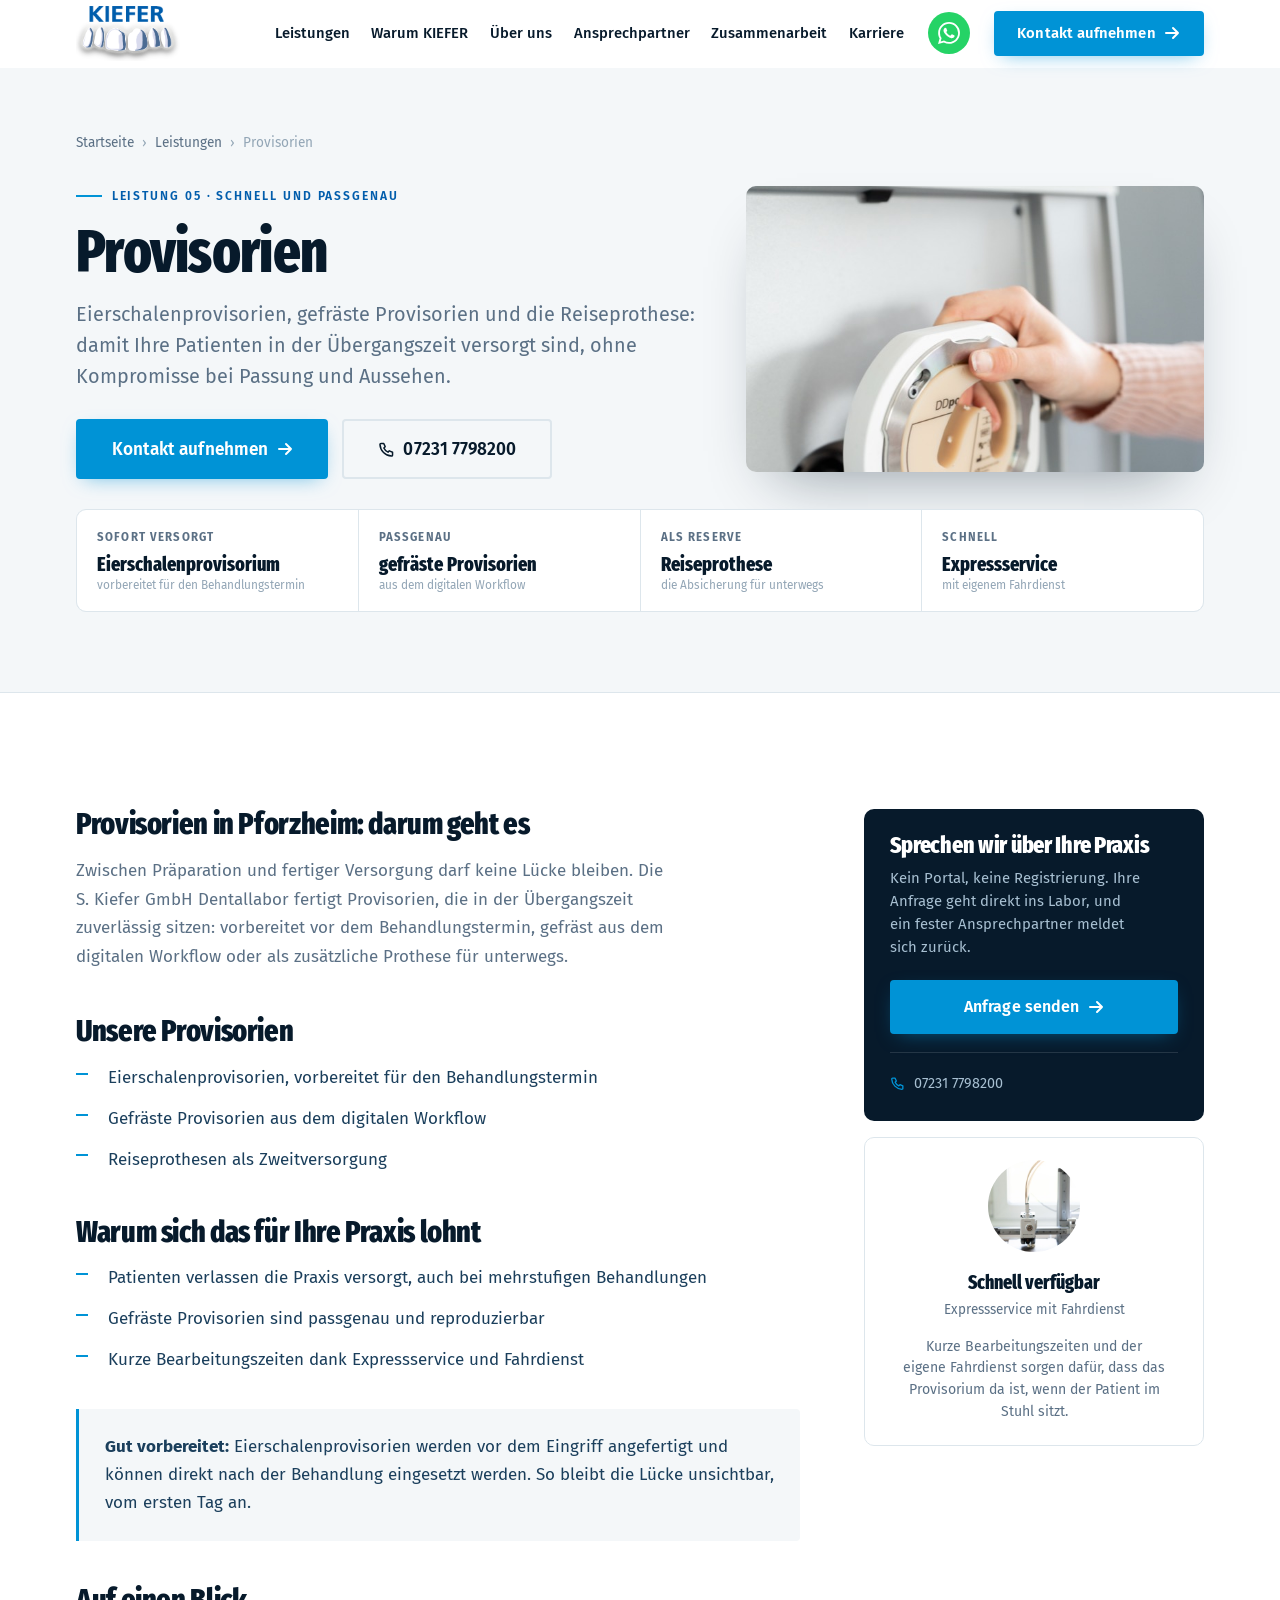
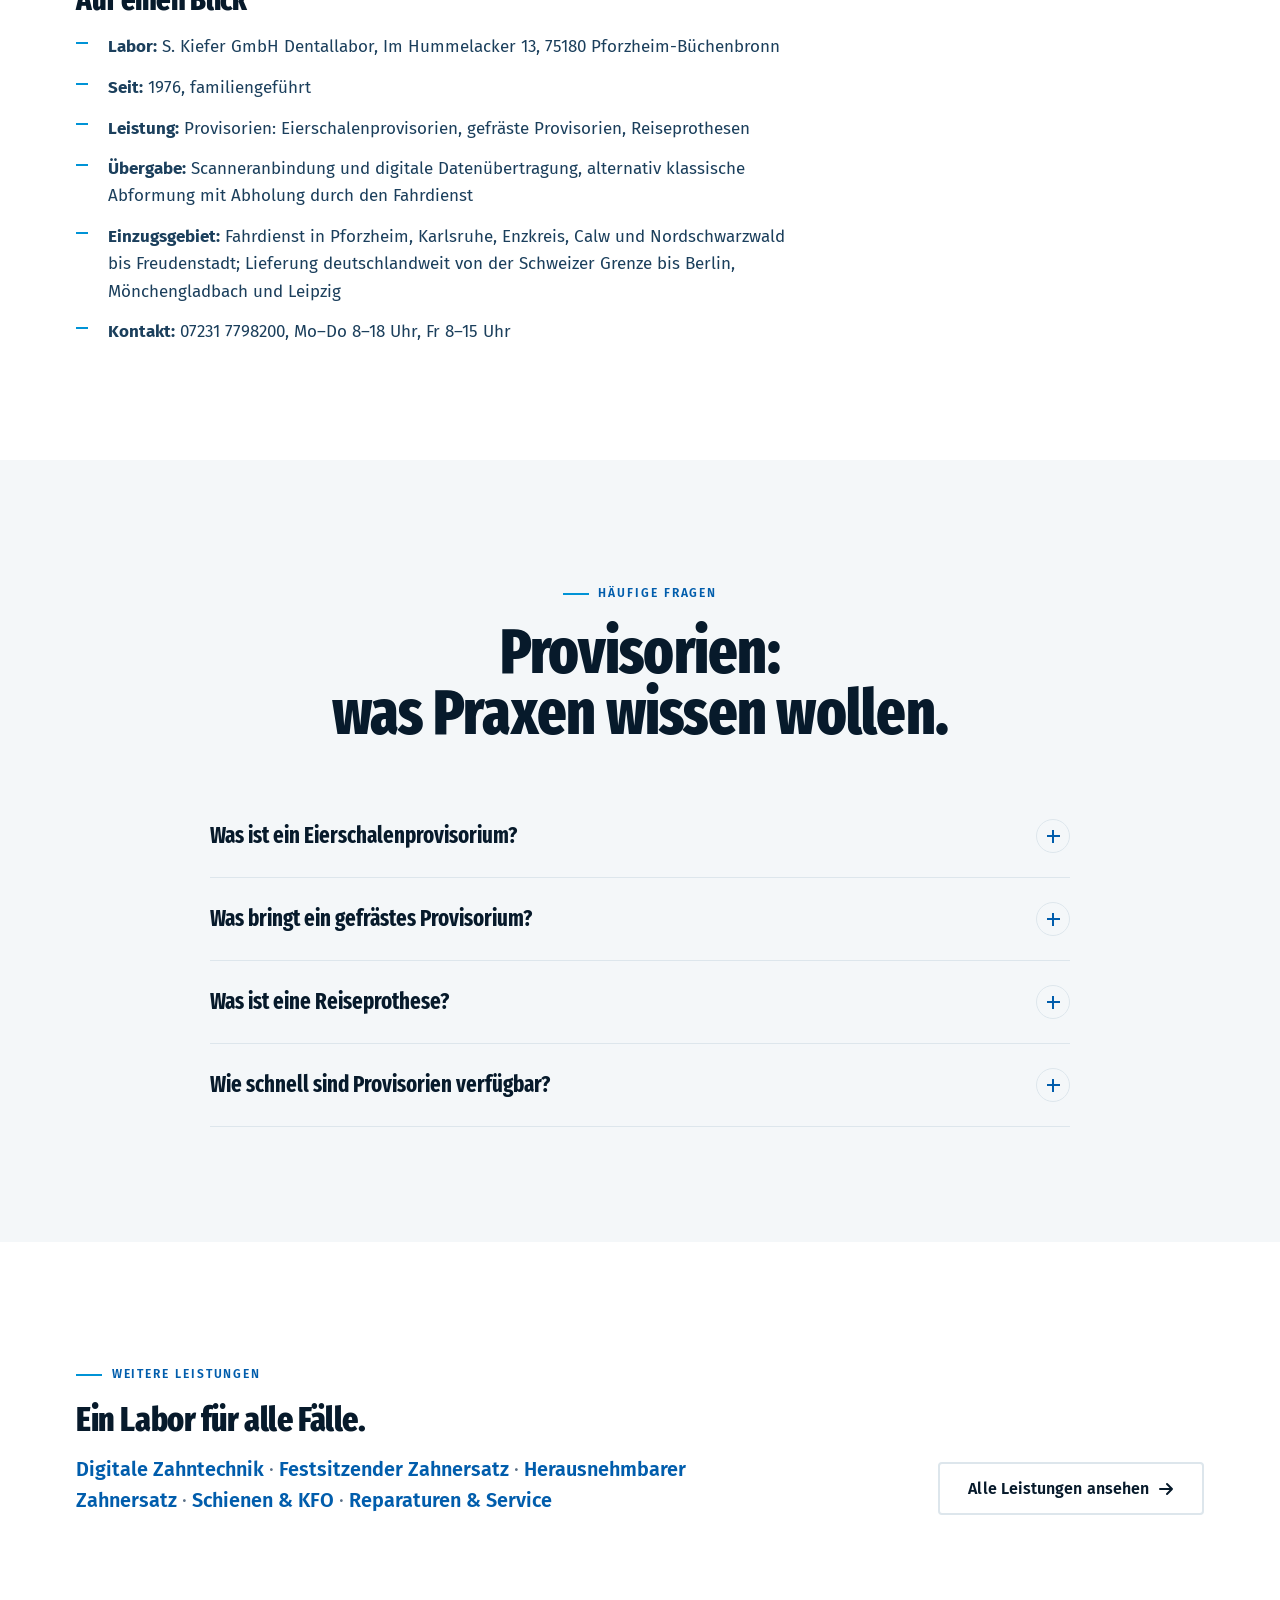
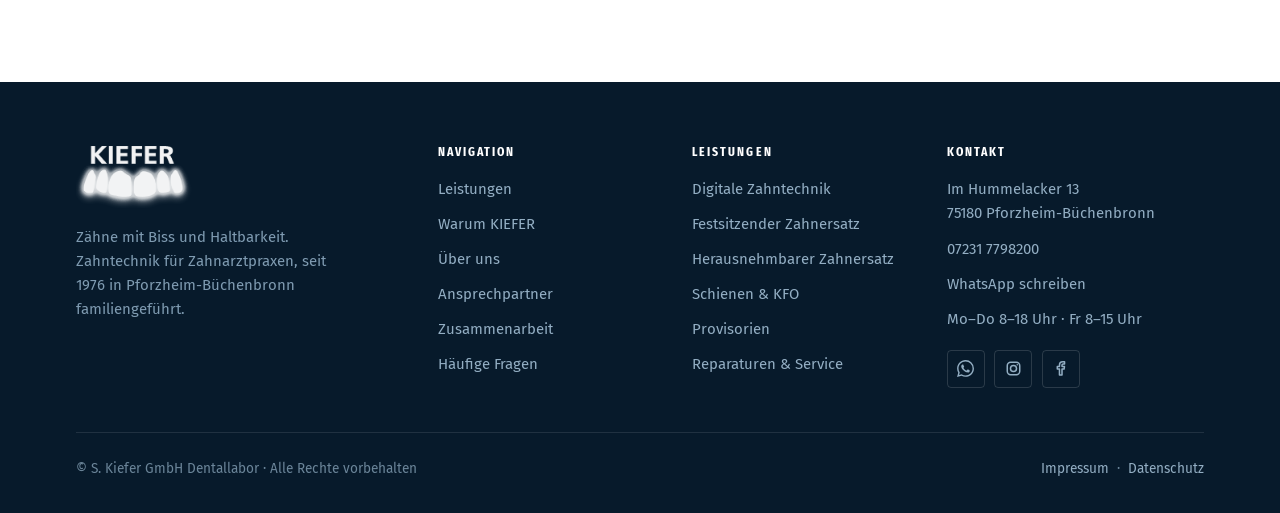
<file: website/leistungen/provisorien.html>
<!DOCTYPE html>
<html lang="de">
<head>
<meta charset="utf-8">
<meta name="viewport" content="width=device-width, initial-scale=1">
<title>Provisorien in Pforzheim: Eierschalenprovisorien &amp; Reiseprothesen | Dentallabor Kiefer</title>
<meta name="description" content="Provisorien vom Dentallabor Kiefer in Pforzheim: Eierschalenprovisorien, gefräste Provisorien und Reiseprothesen. Schnell und passgenau für die Übergangszeit, mit Expressservice und eigenem Fahrdienst.">
<meta name="robots" content="index, follow">
<link rel="canonical" href="https://www.dental-kiefer.de/leistungen/provisorien.html">

<meta property="og:type" content="website">
<meta property="og:title" content="Provisorien in Pforzheim: Eierschalenprovisorien &amp; Reiseprothesen | Dentallabor Kiefer">
<meta property="og:description" content="Provisorien vom Dentallabor Kiefer in Pforzheim: Eierschalenprovisorien, gefräste Provisorien und Reiseprothesen. Schnell und passgenau für die Übergangszeit, mit Expressservice und eigenem Fahrdienst.">
<meta property="og:locale" content="de_DE">
<meta property="og:site_name" content="S. Kiefer GmbH Dentallabor">
<meta name="twitter:card" content="summary_large_image">
<meta name="theme-color" content="#015dac">

<link rel="icon" href="../assets/img/logo-kiefer.png" type="image/png">
<link rel="stylesheet" href="../assets/css/style.css">
<link rel="stylesheet" href="../assets/css/einwilligung.css">
<script type="application/ld+json">
{
  "@context": "https://schema.org",
  "@graph": [
    {
      "@type": "Service",
      "@id": "https://www.dental-kiefer.de/leistungen/provisorien.html#service",
      "name": "Provisorien",
      "serviceType": "Eierschalenprovisorien, gefräste Provisorien, Reiseprothesen",
      "description": "Provisorien für Zahnarztpraxen: Eierschalenprovisorien, gefräste Provisorien und Reiseprothesen vom Dentallabor S. Kiefer GmbH in Pforzheim. Schnell verfügbar dank Expressservice und eigenem Fahrdienst.",
      "provider": {
        "@type": "LocalBusiness",
        "@id": "https://www.dental-kiefer.de/#organisation",
        "name": "S. Kiefer GmbH Dentallabor",
        "telephone": "+49 7231 7798200",
        "foundingDate": "1976",
        "address": {
          "@type": "PostalAddress",
          "streetAddress": "Im Hummelacker 13",
          "addressLocality": "Pforzheim",
          "addressRegion": "BW",
          "postalCode": "75180",
          "addressCountry": "DE"
        }
      },
      "areaServed": [
        "Pforzheim",
        "Karlsruhe",
        "Enzkreis",
        "Calw",
        "Freudenstadt",
        "Nordschwarzwald",
        "Stuttgart",
        "Mönchengladbach",
        "Leipzig",
        "Berlin",
        "Deutschland"
      ],
      "audience": {
        "@type": "Audience",
        "audienceType": "Zahnarztpraxen"
      }
    },
    {
      "@type": "FAQPage",
      "mainEntity": [
        {
          "@type": "Question",
          "name": "Was ist ein Eierschalenprovisorium?",
          "acceptedAnswer": {
            "@type": "Answer",
            "text": "Ein dünnwandiges Provisorium, das vor dem Behandlungstermin im Labor vorbereitet wird und direkt nach der Präparation eingesetzt werden kann. Der Patient verlässt die Praxis versorgt."
          }
        },
        {
          "@type": "Question",
          "name": "Was bringt ein gefrästes Provisorium?",
          "acceptedAnswer": {
            "@type": "Answer",
            "text": "Gefräste Provisorien entstehen im digitalen Workflow aus den Scandaten der Praxis. Sie sind passgenau, stabil und reproduzierbar."
          }
        },
        {
          "@type": "Question",
          "name": "Was ist eine Reiseprothese?",
          "acceptedAnswer": {
            "@type": "Answer",
            "text": "Eine zusätzliche Prothese als Absicherung, etwa für unterwegs oder als Reserve, falls die Hauptversorgung zur Reparatur im Labor ist."
          }
        },
        {
          "@type": "Question",
          "name": "Wie schnell sind Provisorien verfügbar?",
          "acceptedAnswer": {
            "@type": "Answer",
            "text": "Provisorien erledigen wir mit kurzen Bearbeitungszeiten und Expressservice. Der eigene Fahrdienst bringt die Arbeit direkt in Ihre Praxis, deutschlandweit."
          }
        }
      ]
    },
    {
      "@type": "BreadcrumbList",
      "itemListElement": [
        {
          "@type": "ListItem",
          "position": 1,
          "name": "Startseite",
          "item": "https://www.dental-kiefer.de/"
        },
        {
          "@type": "ListItem",
          "position": 2,
          "name": "Leistungen",
          "item": "https://www.dental-kiefer.de/#leistungen"
        },
        {
          "@type": "ListItem",
          "position": 3,
          "name": "Provisorien",
          "item": "https://www.dental-kiefer.de/leistungen/provisorien.html"
        }
      ]
    }
  ]
}
</script>
<noscript><style>.rein,.rein-kind,.rein-kind>*{opacity:1!important;transform:none!important}.zeile span{transform:none!important}</style></noscript>
</head>
<body>
<a class="skip" href="#inhalt">Zum Inhalt springen</a>

<header class="kopf">
  <div class="kopf__innen">
    <a class="marke" href="../index.html" aria-label="S. Kiefer GmbH Dentallabor, zur Startseite">
      <img src="../assets/img/logo-kiefer.png" alt="S. Kiefer GmbH Dentallabor" width="104" height="56">
      <span class="marke__sub">Zähne mit Biss<br>&amp; Haltbarkeit</span>
    </a>

    <nav class="nav" aria-label="Hauptnavigation">
      <a href="../index.html#leistungen">Leistungen</a>
      <a href="../index.html#warum">Warum KIEFER</a>
      <a href="../ueber-uns.html">Über uns</a>
      <a href="../ansprechpartner.html">Ansprechpartner</a>
      <a href="../index.html#ablauf">Zusammenarbeit</a>
      <a href="https://dental-kiefer-karriere.de/">Karriere</a>
    </nav>

    <button class="burger" type="button" aria-label="Menü öffnen" aria-expanded="false">
      <span></span>
    </button>

    <a class="btn-wa" href="https://wa.me/4972317798200" target="_blank" rel="noopener" aria-label="WhatsApp öffnen"><svg viewBox="0 0 24 24" aria-hidden="true"><path d="M17.472 14.382c-.297-.149-1.758-.867-2.03-.967-.273-.099-.471-.148-.67.15-.197.297-.767.966-.94 1.164-.173.199-.347.223-.644.075-.297-.15-1.255-.463-2.39-1.475-.883-.788-1.48-1.761-1.653-2.059-.173-.297-.018-.458.13-.606.134-.133.298-.347.446-.52.149-.174.198-.298.298-.497.099-.198.05-.371-.025-.52-.075-.149-.669-1.612-.916-2.207-.242-.579-.487-.5-.669-.51-.173-.008-.371-.01-.57-.01-.198 0-.52.074-.792.372-.272.297-1.04 1.016-1.04 2.479 0 1.462 1.065 2.875 1.213 3.074.149.198 2.096 3.2 5.077 4.487.709.306 1.262.489 1.694.625.712.227 1.36.195 1.871.118.571-.085 1.758-.719 2.006-1.413.248-.694.248-1.289.173-1.413-.074-.124-.272-.198-.57-.347m-5.421 7.403h-.004a9.87 9.87 0 0 1-5.031-1.378l-.361-.214-3.741.982.998-3.648-.235-.374a9.86 9.86 0 0 1-1.51-5.26c.001-5.45 4.436-9.884 9.888-9.884 2.64 0 5.122 1.03 6.988 2.898a9.825 9.825 0 0 1 2.893 6.994c-.003 5.45-4.437 9.884-9.885 9.884m8.413-18.297A11.815 11.815 0 0 0 12.05 0C5.495 0 .16 5.335.157 11.892c0 2.096.547 4.142 1.588 5.945L.057 24l6.305-1.654a11.882 11.882 0 0 0 5.683 1.448h.005c6.554 0 11.89-5.335 11.893-11.893a11.821 11.821 0 0 0-3.48-8.413Z"/></svg></a>
    <a class="btn btn--cta" href="../index.html#kontakt">Kontakt aufnehmen <svg class="pfeil" width="16" height="16" viewBox="0 0 16 16" fill="none" aria-hidden="true"><path d="M2 8h12M9 3l5 5-5 5" stroke="currentColor" stroke-width="2" stroke-linecap="round" stroke-linejoin="round"/></svg></a>
  </div>
  <div class="fortschritt"></div>
</header>
<main id="inhalt">

<section class="job-hero">
  <div class="bahn">
    <nav class="brotkrumen" aria-label="Brotkrumen">
      <a href="../index.html">Startseite</a>
      <span aria-hidden="true">›</span>
      <a href="../index.html#leistungen">Leistungen</a>
      <span aria-hidden="true">›</span>
      <span>Provisorien</span>
    </nav>

    <div class="job-hero__raster">
      <div>
        <span class="kicker">Leistung 05 · schnell und passgenau</span>
        <h1 class="job-hero__titel">Provisorien</h1>
        <p class="lead">Eierschalenprovisorien, gefräste Provisorien und die Reiseprothese: damit Ihre Patienten in der Übergangszeit versorgt sind, ohne Kompromisse bei Passung und Aussehen.</p>

        <div class="hero__cta" style="margin-top:1.75rem;margin-bottom:0">
          <a class="btn btn--cta btn--gross" href="../index.html#kontakt">Kontakt aufnehmen <svg class="pfeil" width="16" height="16" viewBox="0 0 16 16" fill="none" aria-hidden="true"><path d="M2 8h12M9 3l5 5-5 5" stroke="currentColor" stroke-width="2" stroke-linecap="round" stroke-linejoin="round"/></svg></a>
          <a class="btn btn--geist btn--gross" href="tel:+4972317798200"><svg width="17" height="17" viewBox="0 0 18 18" fill="none" stroke="currentColor" stroke-width="1.6" stroke-linecap="round" stroke-linejoin="round" aria-hidden="true"><path d="M6.1 2.6 7.6 6 6.2 7.4a8.4 8.4 0 0 0 4.4 4.4L12 10.4l3.4 1.5v3a1.1 1.1 0 0 1-1.2 1.1A13 13 0 0 1 2.1 3.8a1.1 1.1 0 0 1 1.1-1.2z"/></svg> 07231 7798200</a>
        </div>
      </div>

      <figure class="job-hero__bild" style="margin:0">
        <img class="bild--oben" src="../assets/img/provisorien-hero.jpg" alt="Zirkon-Ronde wird in die Fräsmaschine des Dentallabors Kiefer eingesetzt" width="667" height="1000" fetchpriority="high" decoding="async">
      </figure>
    </div>

    <dl class="eckdaten rein">
      <div class="eckdatum">
        <dt>Sofort versorgt</dt>
        <dd>Eierschalenprovisorium<small>vorbereitet für den Behandlungstermin</small></dd>
      </div>
      <div class="eckdatum">
        <dt>Passgenau</dt>
        <dd>gefräste Provisorien<small>aus dem digitalen Workflow</small></dd>
      </div>
      <div class="eckdatum">
        <dt>Als Reserve</dt>
        <dd>Reiseprothese<small>die Absicherung für unterwegs</small></dd>
      </div>
      <div class="eckdatum">
        <dt>Schnell</dt>
        <dd>Expressservice<small>mit eigenem Fahrdienst</small></dd>
      </div>
    </dl>
  </div>
</section>

<section class="sektion">
  <div class="bahn">
    <div class="job-raster">

      <div class="job-text rein">
        <h2>Provisorien in Pforzheim: darum geht es</h2>
        <p>Zwischen Präparation und fertiger Versorgung darf keine Lücke bleiben. Die
        S. Kiefer GmbH Dentallabor fertigt Provisorien, die in der Übergangszeit
        zuverlässig sitzen: vorbereitet vor dem Behandlungstermin, gefräst aus dem
        digitalen Workflow oder als zusätzliche Prothese für unterwegs.</p>

        <h2>Unsere Provisorien</h2>
        <ul class="liste">
          <li>Eierschalenprovisorien, vorbereitet für den Behandlungstermin</li>
          <li>Gefräste Provisorien aus dem digitalen Workflow</li>
          <li>Reiseprothesen als Zweitversorgung</li>
        </ul>

        <h2>Warum sich das für Ihre Praxis lohnt</h2>
        <ul class="liste">
          <li>Patienten verlassen die Praxis versorgt, auch bei mehrstufigen Behandlungen</li>
          <li>Gefräste Provisorien sind passgenau und reproduzierbar</li>
          <li>Kurze Bearbeitungszeiten dank Expressservice und Fahrdienst</li>
        </ul>

        <div class="hinweiskasten">
          <p><b>Gut vorbereitet:</b> Eierschalenprovisorien werden vor dem Eingriff angefertigt
          und können direkt nach der Behandlung eingesetzt werden. So bleibt die Lücke
          unsichtbar, vom ersten Tag an.</p>
        </div>

        <h2>Auf einen Blick</h2>
        <ul class="liste">
          <li><b>Labor:</b> S. Kiefer GmbH Dentallabor, Im Hummelacker 13, 75180 Pforzheim-Büchenbronn</li>
          <li><b>Seit:</b> 1976, familiengeführt</li>
          <li><b>Leistung:</b> Provisorien: Eierschalenprovisorien, gefräste Provisorien, Reiseprothesen</li>
          <li><b>Übergabe:</b> Scanneranbindung und digitale Datenübertragung, alternativ klassische Abformung mit Abholung durch den Fahrdienst</li>
          <li><b>Einzugsgebiet:</b> Fahrdienst in Pforzheim, Karlsruhe, Enzkreis, Calw und Nordschwarzwald bis Freudenstadt; Lieferung deutschlandweit von der Schweizer Grenze bis Berlin, Mönchengladbach und Leipzig</li>
          <li><b>Kontakt:</b> 07231 7798200, Mo–Do 8–18 Uhr, Fr 8–15 Uhr</li>
        </ul>
      </div>

      <aside class="seitenspalte">
        <div class="bewerbkarte">
          <h3>Sprechen wir über Ihre Praxis</h3>
          <p>Kein Portal, keine Registrierung. Ihre Anfrage geht direkt ins Labor, und ein fester Ansprechpartner meldet sich zurück.</p>
          <a class="btn btn--cta" href="../index.html#kontakt">Anfrage senden <svg class="pfeil" width="16" height="16" viewBox="0 0 16 16" fill="none" aria-hidden="true"><path d="M2 8h12M9 3l5 5-5 5" stroke="currentColor" stroke-width="2" stroke-linecap="round" stroke-linejoin="round"/></svg></a>

          <div class="bewerbkarte__oder">
            <a href="tel:+4972317798200"><svg width="15" height="15" viewBox="0 0 18 18" fill="none" stroke="currentColor" stroke-width="1.6" stroke-linecap="round" stroke-linejoin="round" aria-hidden="true"><path d="M6.1 2.6 7.6 6 6.2 7.4a8.4 8.4 0 0 0 4.4 4.4L12 10.4l3.4 1.5v3a1.1 1.1 0 0 1-1.2 1.1A13 13 0 0 1 2.1 3.8a1.1 1.1 0 0 1 1.1-1.2z"/></svg> 07231 7798200</a>
          </div>
        </div>

        <div class="personkarte">
          <img src="../assets/img/band-6.jpg" alt="3D-Drucker im Dentallabor Kiefer" width="92" height="92" loading="lazy" decoding="async">
          <strong>Schnell verfügbar</strong>
          <span>Expressservice mit Fahrdienst</span>
          <p style="font-size:.88rem;color:var(--grau);line-height:1.55">
            Kurze Bearbeitungszeiten und der eigene Fahrdienst sorgen dafür, dass das Provisorium da ist, wenn der Patient im Stuhl sitzt.
          </p>
        </div>
      </aside>

    </div>
  </div>
</section>

<!-- ================= FAQ ================= -->
<section class="sektion sektion--papier" id="faq">
  <div class="bahn">
    <div class="kopfzeile rein" style="justify-content:center;text-align:center">
      <div>
        <span class="kicker">Häufige Fragen</span>
        <h2 class="t-xl">Provisorien:<br>was Praxen wissen wollen.</h2>
      </div>
    </div>

    <div class="faq rein">
      <div class="frage">
        <button class="frage__knopf" type="button" aria-expanded="false" id="f0">
          Was ist ein Eierschalenprovisorium?
          <span class="frage__plus" aria-hidden="true"></span>
        </button>
        <div class="frage__panel" role="region" aria-labelledby="f0">
          <div><p>Ein dünnwandiges Provisorium, das vor dem Behandlungstermin im Labor vorbereitet wird und direkt nach der Präparation eingesetzt werden kann. Der Patient verlässt die Praxis versorgt.</p></div>
        </div>
      </div>      <div class="frage">
        <button class="frage__knopf" type="button" aria-expanded="false" id="f1">
          Was bringt ein gefrästes Provisorium?
          <span class="frage__plus" aria-hidden="true"></span>
        </button>
        <div class="frage__panel" role="region" aria-labelledby="f1">
          <div><p>Gefräste Provisorien entstehen im digitalen Workflow aus den Scandaten der Praxis. Sie sind passgenau, stabil und reproduzierbar.</p></div>
        </div>
      </div>      <div class="frage">
        <button class="frage__knopf" type="button" aria-expanded="false" id="f2">
          Was ist eine Reiseprothese?
          <span class="frage__plus" aria-hidden="true"></span>
        </button>
        <div class="frage__panel" role="region" aria-labelledby="f2">
          <div><p>Eine zusätzliche Prothese als Absicherung, etwa für unterwegs oder als Reserve, falls die Hauptversorgung zur Reparatur im Labor ist.</p></div>
        </div>
      </div>      <div class="frage">
        <button class="frage__knopf" type="button" aria-expanded="false" id="f3">
          Wie schnell sind Provisorien verfügbar?
          <span class="frage__plus" aria-hidden="true"></span>
        </button>
        <div class="frage__panel" role="region" aria-labelledby="f3">
          <div><p>Provisorien erledigen wir mit kurzen Bearbeitungszeiten und Expressservice. Der eigene Fahrdienst bringt die Arbeit direkt in Ihre Praxis, deutschlandweit.</p></div>
        </div>
      </div>
    </div>
  </div>
</section>

<section class="sektion">
  <div class="bahn">
    <div class="kopfzeile rein">
      <div>
        <span class="kicker">Weitere Leistungen</span>
        <h2 class="t-l">Ein Labor für alle Fälle.</h2>
        <p class="lead leistungs-links"><a href="digitale-zahntechnik.html">Digitale Zahntechnik</a> · <a href="festsitzender-zahnersatz.html">Festsitzender Zahnersatz</a> · <a href="herausnehmbarer-zahnersatz.html">Herausnehmbarer Zahnersatz</a> · <a href="schienen-kfo.html">Schienen &amp; KFO</a> · <a href="reparaturen-service.html">Reparaturen &amp; Service</a></p>
      </div>
      <a class="btn btn--geist" href="../index.html#leistungen">Alle Leistungen ansehen <svg class="pfeil" width="16" height="16" viewBox="0 0 16 16" fill="none" aria-hidden="true"><path d="M2 8h12M9 3l5 5-5 5" stroke="currentColor" stroke-width="2" stroke-linecap="round" stroke-linejoin="round"/></svg></a>
    </div>
  </div>
</section>

</main>

<footer class="fuss">
  <div class="bahn">
    <div class="fuss__raster">
      <div>
        <img class="fuss__logo" src="../assets/img/logo-kiefer.png" alt="S. Kiefer GmbH Dentallabor" width="116" height="62">
        <p class="fuss__claim">Zähne mit Biss und Haltbarkeit. Zahntechnik für Zahnarztpraxen, seit 1976 in Pforzheim-Büchenbronn familiengeführt.</p>
      </div>

      <div>
        <h4>Navigation</h4>
        <ul>
          <li><a href="../index.html#leistungen">Leistungen</a></li>
          <li><a href="../index.html#warum">Warum KIEFER</a></li>
          <li><a href="../ueber-uns.html">Über uns</a></li>
          <li><a href="../ansprechpartner.html">Ansprechpartner</a></li>
          <li><a href="../index.html#ablauf">Zusammenarbeit</a></li>
          <li><a href="../index.html#faq">Häufige Fragen</a></li>
        </ul>
      </div>

      <div>
        <h4>Leistungen</h4>
        <ul>
          <li><a href="digitale-zahntechnik.html">Digitale Zahntechnik</a></li>
          <li><a href="festsitzender-zahnersatz.html">Festsitzender Zahnersatz</a></li>
          <li><a href="herausnehmbarer-zahnersatz.html">Herausnehmbarer Zahnersatz</a></li>
          <li><a href="schienen-kfo.html">Schienen &amp; KFO</a></li>
          <li><a href="provisorien.html">Provisorien</a></li>
          <li><a href="reparaturen-service.html">Reparaturen &amp; Service</a></li>
        </ul>
      </div>

      <div>
        <h4>Kontakt</h4>
        <ul>
          <li>Im Hummelacker 13<br>75180 Pforzheim-Büchenbronn</li>
          <li><a href="tel:+4972317798200">07231 7798200</a></li>
          <li><a href="https://wa.me/4972317798200" target="_blank" rel="noopener">WhatsApp schreiben</a></li>
          <li>Mo–Do 8–18 Uhr · Fr 8–15 Uhr</li>
        </ul>
        <div class="fuss__sozial" style="margin-top:1.15rem">
          <a href="https://wa.me/4972317798200" target="_blank" rel="noopener" aria-label="WhatsApp"><svg width="17" height="17" viewBox="0 0 24 24" fill="currentColor" aria-hidden="true"><path d="M17.472 14.382c-.297-.149-1.758-.867-2.03-.967-.273-.099-.471-.148-.67.15-.197.297-.767.966-.94 1.164-.173.199-.347.223-.644.075-.297-.15-1.255-.463-2.39-1.475-.883-.788-1.48-1.761-1.653-2.059-.173-.297-.018-.458.13-.606.134-.133.298-.347.446-.52.149-.174.198-.298.298-.497.099-.198.05-.371-.025-.52-.075-.149-.669-1.612-.916-2.207-.242-.579-.487-.5-.669-.51-.173-.008-.371-.01-.57-.01-.198 0-.52.074-.792.372-.272.297-1.04 1.016-1.04 2.479 0 1.462 1.065 2.875 1.213 3.074.149.198 2.096 3.2 5.077 4.487.709.306 1.262.489 1.694.625.712.227 1.36.195 1.871.118.571-.085 1.758-.719 2.006-1.413.248-.694.248-1.289.173-1.413-.074-.124-.272-.198-.57-.347m-5.421 7.403h-.004a9.87 9.87 0 0 1-5.031-1.378l-.361-.214-3.741.982.998-3.648-.235-.374a9.86 9.86 0 0 1-1.51-5.26c.001-5.45 4.436-9.884 9.888-9.884 2.64 0 5.122 1.03 6.988 2.898a9.825 9.825 0 0 1 2.893 6.994c-.003 5.45-4.437 9.884-9.885 9.884m8.413-18.297A11.815 11.815 0 0 0 12.05 0C5.495 0 .16 5.335.157 11.892c0 2.096.547 4.142 1.588 5.945L.057 24l6.305-1.654a11.882 11.882 0 0 0 5.683 1.448h.005c6.554 0 11.89-5.335 11.893-11.893a11.821 11.821 0 0 0-3.48-8.413Z"/></svg></a>
          <a href="https://www.instagram.com/dentallabor_s.kiefer_gmbh____/" target="_blank" rel="noopener" aria-label="Instagram"><svg width="17" height="17" viewBox="0 0 18 18" fill="none" stroke="currentColor" stroke-width="1.6" stroke-linecap="round" stroke-linejoin="round" aria-hidden="true"><rect x="2.4" y="2.4" width="13.2" height="13.2" rx="3.6"/><circle cx="9" cy="9" r="3.2"/><circle cx="13" cy="5" r=".8" fill="currentColor" stroke="none"/></svg></a>
          <a href="https://www.facebook.com/dentallabor.kiefer" target="_blank" rel="noopener" aria-label="Facebook"><svg width="17" height="17" viewBox="0 0 18 18" fill="none" stroke="currentColor" stroke-width="1.6" stroke-linecap="round" stroke-linejoin="round" aria-hidden="true"><path d="M10.6 16V9.6h2.2l.4-2.6h-2.6V5.4c0-.7.2-1.2 1.3-1.2h1.4V1.9c-.3 0-1.1-.1-2-.1-2 0-3.4 1.2-3.4 3.4V7H5.6v2.6h2.3V16z"/></svg></a>
        </div>
      </div>
    </div>

    <div class="fuss__unten">
      <span>© S. Kiefer GmbH Dentallabor · Alle Rechte vorbehalten</span>
      <span>
        <a href="../impressum.html">Impressum</a> &nbsp;·&nbsp;
        <a href="../datenschutz.html">Datenschutz</a><span data-einwilligung-huelle> &nbsp;&middot;&nbsp;
        <button type="button" class="ein-ausloeser" data-einwilligung-oeffnen>Cookie-Einstellungen</button></span>
      </span>
    </div>
  </div>
</footer>
<div class="sticky-bar">
  <a class="btn btn--cta" href="../index.html#kontakt">Kontakt aufnehmen</a>
  <a class="btn btn--geist btn--tel" href="tel:+4972317798200" aria-label="Anrufen"><svg width="18" height="18" viewBox="0 0 18 18" fill="none" stroke="currentColor" stroke-width="1.6" stroke-linecap="round" stroke-linejoin="round" aria-hidden="true"><path d="M6.1 2.6 7.6 6 6.2 7.4a8.4 8.4 0 0 0 4.4 4.4L12 10.4l3.4 1.5v3a1.1 1.1 0 0 1-1.2 1.1A13 13 0 0 1 2.1 3.8a1.1 1.1 0 0 1 1.1-1.2z"/></svg></a>
</div>

<script src="../assets/js/app.js"></script>
<script src="../assets/js/ao-konfiguration.js"></script>
<script src="../assets/js/einwilligung.js" defer></script>
<script src="../assets/js/messung.js" defer></script>
<script src="../assets/js/statistik.js" defer></script>
</body>
</html>
</file>
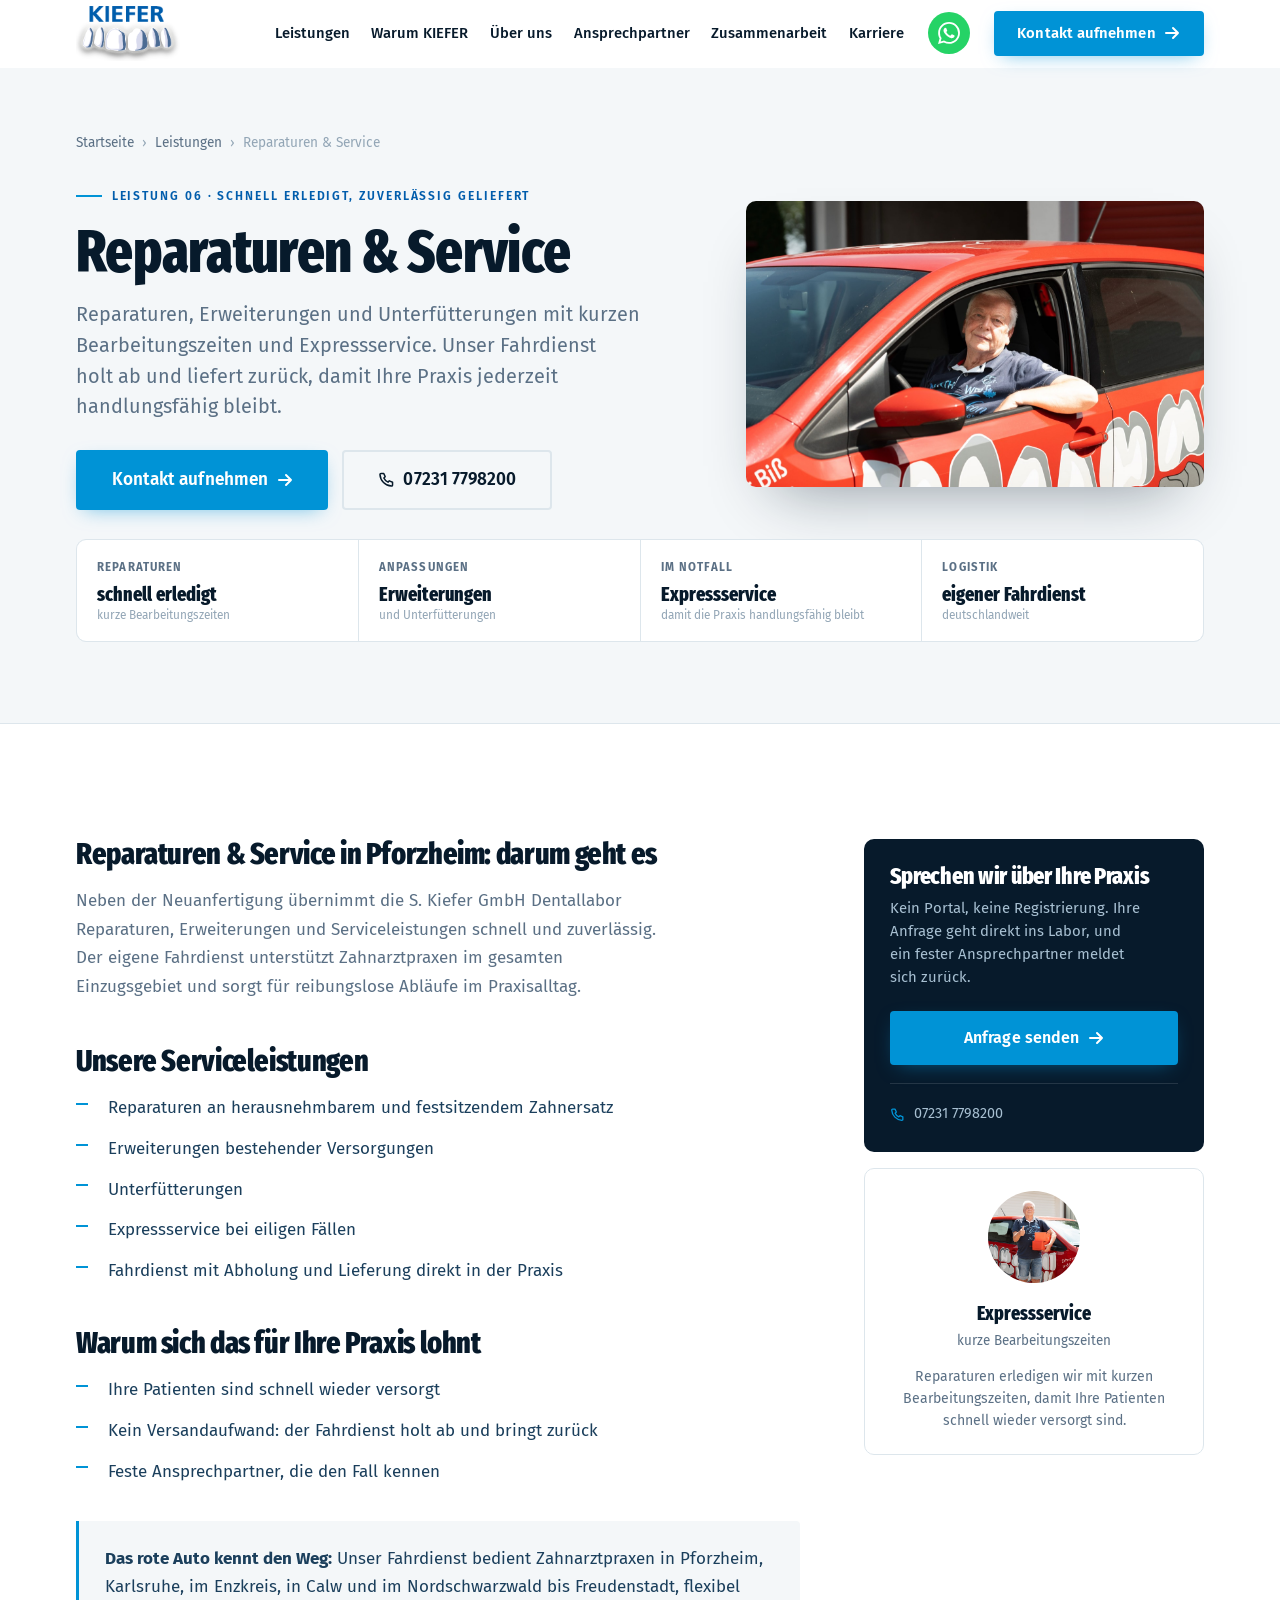
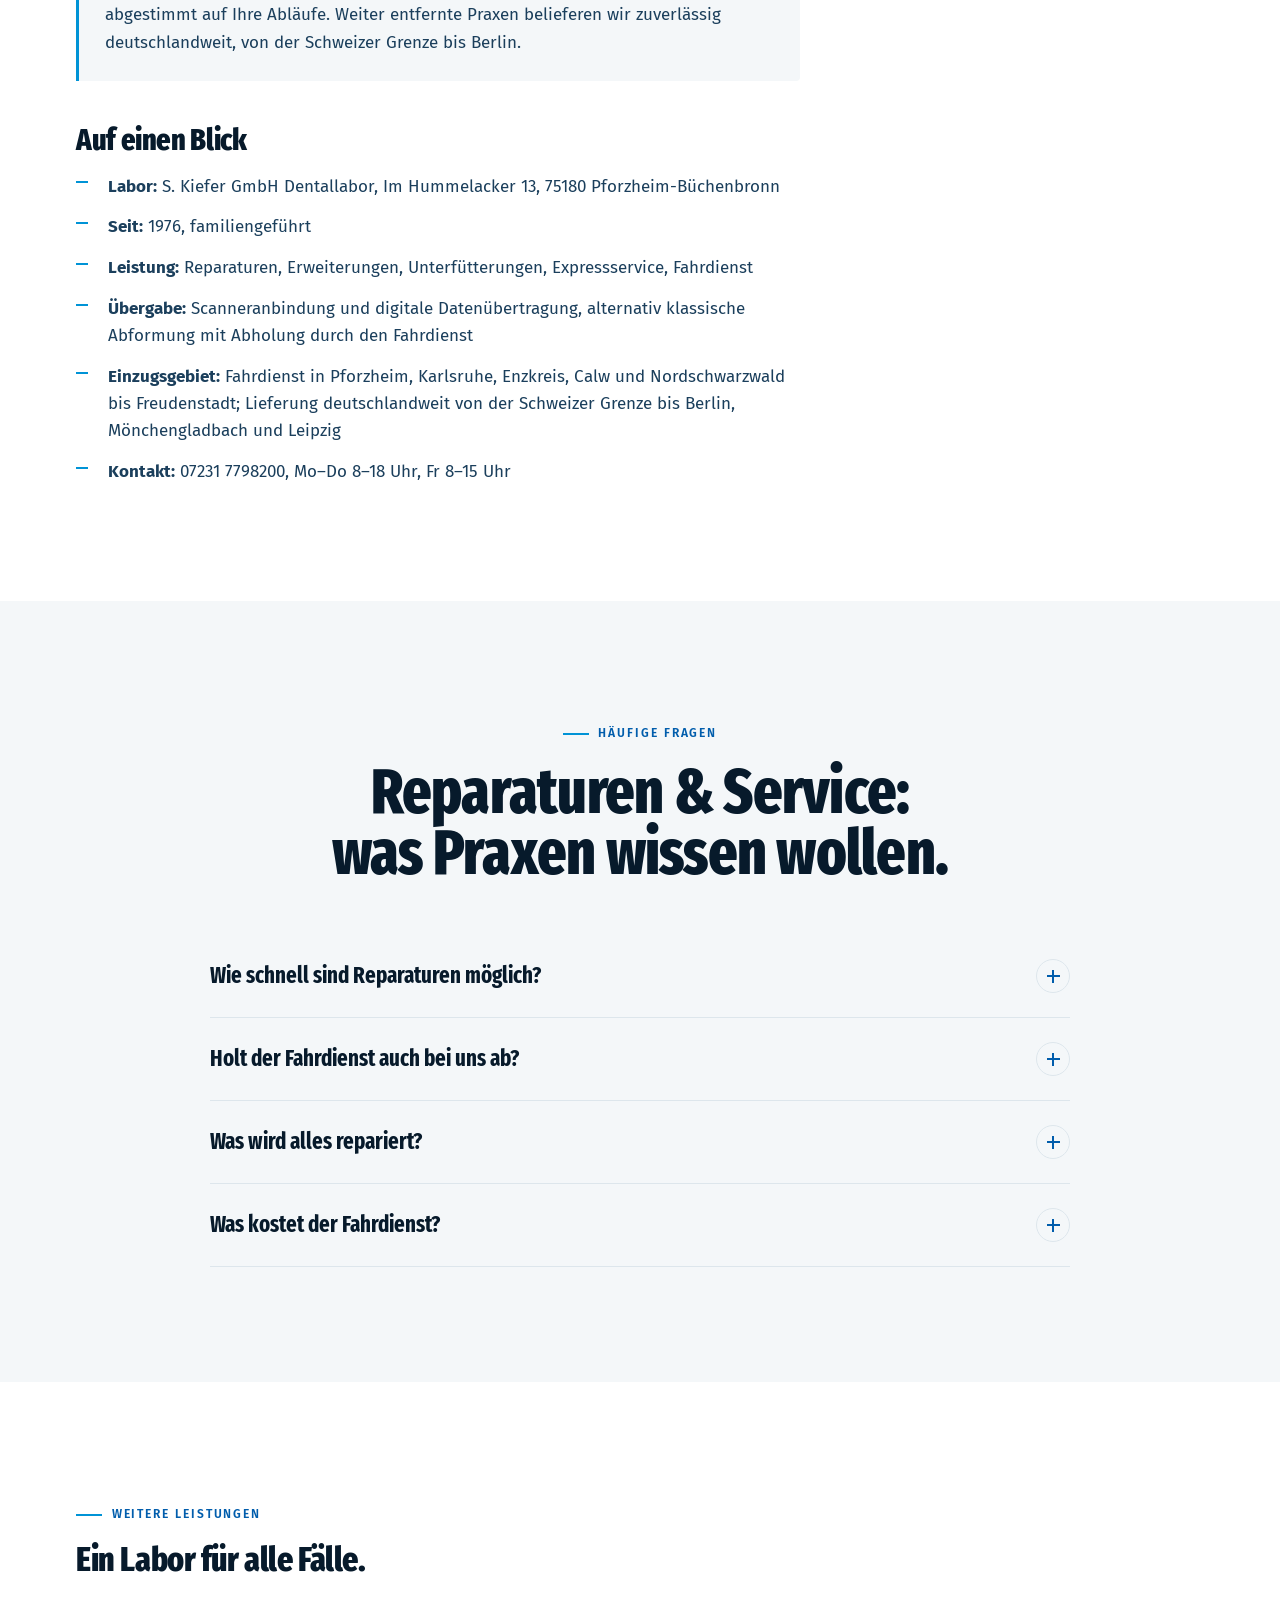
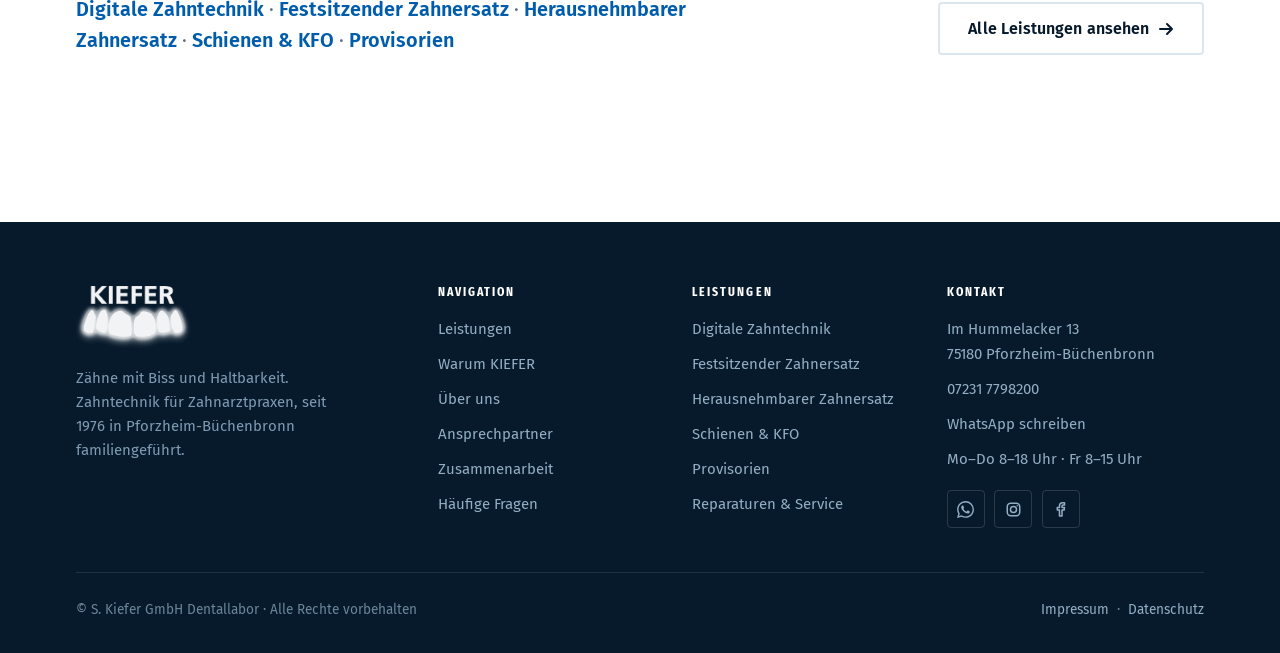
<file: website/leistungen/reparaturen-service.html>
<!DOCTYPE html>
<html lang="de">
<head>
<meta charset="utf-8">
<meta name="viewport" content="width=device-width, initial-scale=1">
<title>Reparaturen &amp; Expressservice in Pforzheim: mit eigenem Fahrdienst | Dentallabor Kiefer</title>
<meta name="description" content="Reparaturen, Erweiterungen und Unterfütterungen vom Dentallabor Kiefer in Pforzheim: kurze Bearbeitungszeiten, Expressservice und eigener Fahrdienst deutschlandweit.">
<meta name="robots" content="index, follow">
<link rel="canonical" href="https://www.dental-kiefer.de/leistungen/reparaturen-service.html">

<meta property="og:type" content="website">
<meta property="og:title" content="Reparaturen &amp; Expressservice in Pforzheim: mit eigenem Fahrdienst | Dentallabor Kiefer">
<meta property="og:description" content="Reparaturen, Erweiterungen und Unterfütterungen vom Dentallabor Kiefer in Pforzheim: kurze Bearbeitungszeiten, Expressservice und eigener Fahrdienst deutschlandweit.">
<meta property="og:locale" content="de_DE">
<meta property="og:site_name" content="S. Kiefer GmbH Dentallabor">
<meta name="twitter:card" content="summary_large_image">
<meta name="theme-color" content="#015dac">

<link rel="icon" href="../assets/img/logo-kiefer.png" type="image/png">
<link rel="stylesheet" href="../assets/css/style.css">
<link rel="stylesheet" href="../assets/css/einwilligung.css">
<script type="application/ld+json">
{
  "@context": "https://schema.org",
  "@graph": [
    {
      "@type": "Service",
      "@id": "https://www.dental-kiefer.de/leistungen/reparaturen-service.html#service",
      "name": "Reparaturen &amp; Service",
      "serviceType": "Reparaturen, Erweiterungen, Unterfütterungen, Expressservice, Fahrdienst",
      "description": "Reparaturen und Service für Zahnarztpraxen: Reparaturen, Erweiterungen und Unterfütterungen mit Expressservice und eigenem Fahrdienst. Dentallabor S. Kiefer GmbH, Pforzheim, Einzugsgebiet bis Stuttgart.",
      "provider": {
        "@type": "LocalBusiness",
        "@id": "https://www.dental-kiefer.de/#organisation",
        "name": "S. Kiefer GmbH Dentallabor",
        "telephone": "+49 7231 7798200",
        "foundingDate": "1976",
        "address": {
          "@type": "PostalAddress",
          "streetAddress": "Im Hummelacker 13",
          "addressLocality": "Pforzheim",
          "addressRegion": "BW",
          "postalCode": "75180",
          "addressCountry": "DE"
        }
      },
      "areaServed": [
        "Pforzheim",
        "Karlsruhe",
        "Enzkreis",
        "Calw",
        "Freudenstadt",
        "Nordschwarzwald",
        "Stuttgart",
        "Mönchengladbach",
        "Leipzig",
        "Berlin",
        "Deutschland"
      ],
      "audience": {
        "@type": "Audience",
        "audienceType": "Zahnarztpraxen"
      }
    },
    {
      "@type": "FAQPage",
      "mainEntity": [
        {
          "@type": "Question",
          "name": "Wie schnell sind Reparaturen möglich?",
          "acceptedAnswer": {
            "@type": "Answer",
            "text": "Reparaturen, Erweiterungen und Unterfütterungen erledigen wir mit kurzen Bearbeitungszeiten und Expressservice. Der Fahrdienst bringt die Arbeit direkt zurück in Ihre Praxis."
          }
        },
        {
          "@type": "Question",
          "name": "Holt der Fahrdienst auch bei uns ab?",
          "acceptedAnswer": {
            "@type": "Answer",
            "text": "Ja. Der eigene Fahrdienst der S. Kiefer GmbH Dentallabor holt Arbeiten in Ihrer Praxis ab und liefert sie zurück, in Pforzheim, Karlsruhe, im Enzkreis, in Calw und im Nordschwarzwald bis Freudenstadt. Weiter entfernte Praxen belieferen wir deutschlandweit."
          }
        },
        {
          "@type": "Question",
          "name": "Was wird alles repariert?",
          "acceptedAnswer": {
            "@type": "Answer",
            "text": "Reparaturen an herausnehmbarem und festsitzendem Zahnersatz, dazu Erweiterungen bestehender Versorgungen und Unterfütterungen."
          }
        },
        {
          "@type": "Question",
          "name": "Was kostet der Fahrdienst?",
          "acceptedAnswer": {
            "@type": "Answer",
            "text": "Der Fahrdienst gehört zur Zusammenarbeit mit unseren Partnerpraxen. Sprechen Sie uns an, wir stimmen Touren und Zeiten auf Ihre Praxis ab."
          }
        }
      ]
    },
    {
      "@type": "BreadcrumbList",
      "itemListElement": [
        {
          "@type": "ListItem",
          "position": 1,
          "name": "Startseite",
          "item": "https://www.dental-kiefer.de/"
        },
        {
          "@type": "ListItem",
          "position": 2,
          "name": "Leistungen",
          "item": "https://www.dental-kiefer.de/#leistungen"
        },
        {
          "@type": "ListItem",
          "position": 3,
          "name": "Reparaturen &amp; Service",
          "item": "https://www.dental-kiefer.de/leistungen/reparaturen-service.html"
        }
      ]
    }
  ]
}
</script>
<noscript><style>.rein,.rein-kind,.rein-kind>*{opacity:1!important;transform:none!important}.zeile span{transform:none!important}</style></noscript>
</head>
<body>
<a class="skip" href="#inhalt">Zum Inhalt springen</a>

<header class="kopf">
  <div class="kopf__innen">
    <a class="marke" href="../index.html" aria-label="S. Kiefer GmbH Dentallabor, zur Startseite">
      <img src="../assets/img/logo-kiefer.png" alt="S. Kiefer GmbH Dentallabor" width="104" height="56">
      <span class="marke__sub">Zähne mit Biss<br>&amp; Haltbarkeit</span>
    </a>

    <nav class="nav" aria-label="Hauptnavigation">
      <a href="../index.html#leistungen">Leistungen</a>
      <a href="../index.html#warum">Warum KIEFER</a>
      <a href="../ueber-uns.html">Über uns</a>
      <a href="../ansprechpartner.html">Ansprechpartner</a>
      <a href="../index.html#ablauf">Zusammenarbeit</a>
      <a href="https://dental-kiefer-karriere.de/">Karriere</a>
    </nav>

    <button class="burger" type="button" aria-label="Menü öffnen" aria-expanded="false">
      <span></span>
    </button>

    <a class="btn-wa" href="https://wa.me/4972317798200" target="_blank" rel="noopener" aria-label="WhatsApp öffnen"><svg viewBox="0 0 24 24" aria-hidden="true"><path d="M17.472 14.382c-.297-.149-1.758-.867-2.03-.967-.273-.099-.471-.148-.67.15-.197.297-.767.966-.94 1.164-.173.199-.347.223-.644.075-.297-.15-1.255-.463-2.39-1.475-.883-.788-1.48-1.761-1.653-2.059-.173-.297-.018-.458.13-.606.134-.133.298-.347.446-.52.149-.174.198-.298.298-.497.099-.198.05-.371-.025-.52-.075-.149-.669-1.612-.916-2.207-.242-.579-.487-.5-.669-.51-.173-.008-.371-.01-.57-.01-.198 0-.52.074-.792.372-.272.297-1.04 1.016-1.04 2.479 0 1.462 1.065 2.875 1.213 3.074.149.198 2.096 3.2 5.077 4.487.709.306 1.262.489 1.694.625.712.227 1.36.195 1.871.118.571-.085 1.758-.719 2.006-1.413.248-.694.248-1.289.173-1.413-.074-.124-.272-.198-.57-.347m-5.421 7.403h-.004a9.87 9.87 0 0 1-5.031-1.378l-.361-.214-3.741.982.998-3.648-.235-.374a9.86 9.86 0 0 1-1.51-5.26c.001-5.45 4.436-9.884 9.888-9.884 2.64 0 5.122 1.03 6.988 2.898a9.825 9.825 0 0 1 2.893 6.994c-.003 5.45-4.437 9.884-9.885 9.884m8.413-18.297A11.815 11.815 0 0 0 12.05 0C5.495 0 .16 5.335.157 11.892c0 2.096.547 4.142 1.588 5.945L.057 24l6.305-1.654a11.882 11.882 0 0 0 5.683 1.448h.005c6.554 0 11.89-5.335 11.893-11.893a11.821 11.821 0 0 0-3.48-8.413Z"/></svg></a>
    <a class="btn btn--cta" href="../index.html#kontakt">Kontakt aufnehmen <svg class="pfeil" width="16" height="16" viewBox="0 0 16 16" fill="none" aria-hidden="true"><path d="M2 8h12M9 3l5 5-5 5" stroke="currentColor" stroke-width="2" stroke-linecap="round" stroke-linejoin="round"/></svg></a>
  </div>
  <div class="fortschritt"></div>
</header>
<main id="inhalt">

<section class="job-hero">
  <div class="bahn">
    <nav class="brotkrumen" aria-label="Brotkrumen">
      <a href="../index.html">Startseite</a>
      <span aria-hidden="true">›</span>
      <a href="../index.html#leistungen">Leistungen</a>
      <span aria-hidden="true">›</span>
      <span>Reparaturen &amp; Service</span>
    </nav>

    <div class="job-hero__raster">
      <div>
        <span class="kicker">Leistung 06 · schnell erledigt, zuverlässig geliefert</span>
        <h1 class="job-hero__titel">Reparaturen &amp; Service</h1>
        <p class="lead">Reparaturen, Erweiterungen und Unterfütterungen mit kurzen Bearbeitungszeiten und Expressservice. Unser Fahrdienst holt ab und liefert zurück, damit Ihre Praxis jederzeit handlungsfähig bleibt.</p>

        <div class="hero__cta" style="margin-top:1.75rem;margin-bottom:0">
          <a class="btn btn--cta btn--gross" href="../index.html#kontakt">Kontakt aufnehmen <svg class="pfeil" width="16" height="16" viewBox="0 0 16 16" fill="none" aria-hidden="true"><path d="M2 8h12M9 3l5 5-5 5" stroke="currentColor" stroke-width="2" stroke-linecap="round" stroke-linejoin="round"/></svg></a>
          <a class="btn btn--geist btn--gross" href="tel:+4972317798200"><svg width="17" height="17" viewBox="0 0 18 18" fill="none" stroke="currentColor" stroke-width="1.6" stroke-linecap="round" stroke-linejoin="round" aria-hidden="true"><path d="M6.1 2.6 7.6 6 6.2 7.4a8.4 8.4 0 0 0 4.4 4.4L12 10.4l3.4 1.5v3a1.1 1.1 0 0 1-1.2 1.1A13 13 0 0 1 2.1 3.8a1.1 1.1 0 0 1 1.1-1.2z"/></svg> 07231 7798200</a>
        </div>
      </div>

      <figure class="job-hero__bild" style="margin:0">
        <img src="../assets/img/kunde-05-fahrer-im-auto.jpg" alt="Fahrer des Dentallabors Kiefer im roten Laborfahrzeug" width="1000" height="667" fetchpriority="high" decoding="async">
      </figure>
    </div>

    <dl class="eckdaten rein">
      <div class="eckdatum">
        <dt>Reparaturen</dt>
        <dd>schnell erledigt<small>kurze Bearbeitungszeiten</small></dd>
      </div>
      <div class="eckdatum">
        <dt>Anpassungen</dt>
        <dd>Erweiterungen<small>und Unterfütterungen</small></dd>
      </div>
      <div class="eckdatum">
        <dt>Im Notfall</dt>
        <dd>Expressservice<small>damit die Praxis handlungsfähig bleibt</small></dd>
      </div>
      <div class="eckdatum">
        <dt>Logistik</dt>
        <dd>eigener Fahrdienst<small>deutschlandweit</small></dd>
      </div>
    </dl>
  </div>
</section>

<section class="sektion">
  <div class="bahn">
    <div class="job-raster">

      <div class="job-text rein">
        <h2>Reparaturen &amp; Service in Pforzheim: darum geht es</h2>
        <p>Neben der Neuanfertigung übernimmt die S. Kiefer GmbH Dentallabor Reparaturen,
        Erweiterungen und Serviceleistungen schnell und zuverlässig. Der eigene Fahrdienst
        unterstützt Zahnarztpraxen im gesamten Einzugsgebiet und sorgt für reibungslose
        Abläufe im Praxisalltag.</p>

        <h2>Unsere Serviceleistungen</h2>
        <ul class="liste">
          <li>Reparaturen an herausnehmbarem und festsitzendem Zahnersatz</li>
          <li>Erweiterungen bestehender Versorgungen</li>
          <li>Unterfütterungen</li>
          <li>Expressservice bei eiligen Fällen</li>
          <li>Fahrdienst mit Abholung und Lieferung direkt in der Praxis</li>
        </ul>

        <h2>Warum sich das für Ihre Praxis lohnt</h2>
        <ul class="liste">
          <li>Ihre Patienten sind schnell wieder versorgt</li>
          <li>Kein Versandaufwand: der Fahrdienst holt ab und bringt zurück</li>
          <li>Feste Ansprechpartner, die den Fall kennen</li>
        </ul>

        <div class="hinweiskasten">
          <p><b>Das rote Auto kennt den Weg:</b> Unser Fahrdienst bedient Zahnarztpraxen in
          Pforzheim, Karlsruhe, im Enzkreis, in Calw und im Nordschwarzwald bis Freudenstadt, flexibel
          abgestimmt auf Ihre Abläufe. Weiter entfernte Praxen belieferen wir zuverlässig
          deutschlandweit, von der Schweizer Grenze bis Berlin.</p>
        </div>

        <h2>Auf einen Blick</h2>
        <ul class="liste">
          <li><b>Labor:</b> S. Kiefer GmbH Dentallabor, Im Hummelacker 13, 75180 Pforzheim-Büchenbronn</li>
          <li><b>Seit:</b> 1976, familiengeführt</li>
          <li><b>Leistung:</b> Reparaturen, Erweiterungen, Unterfütterungen, Expressservice, Fahrdienst</li>
          <li><b>Übergabe:</b> Scanneranbindung und digitale Datenübertragung, alternativ klassische Abformung mit Abholung durch den Fahrdienst</li>
          <li><b>Einzugsgebiet:</b> Fahrdienst in Pforzheim, Karlsruhe, Enzkreis, Calw und Nordschwarzwald bis Freudenstadt; Lieferung deutschlandweit von der Schweizer Grenze bis Berlin, Mönchengladbach und Leipzig</li>
          <li><b>Kontakt:</b> 07231 7798200, Mo–Do 8–18 Uhr, Fr 8–15 Uhr</li>
        </ul>
      </div>

      <aside class="seitenspalte">
        <div class="bewerbkarte">
          <h3>Sprechen wir über Ihre Praxis</h3>
          <p>Kein Portal, keine Registrierung. Ihre Anfrage geht direkt ins Labor, und ein fester Ansprechpartner meldet sich zurück.</p>
          <a class="btn btn--cta" href="../index.html#kontakt">Anfrage senden <svg class="pfeil" width="16" height="16" viewBox="0 0 16 16" fill="none" aria-hidden="true"><path d="M2 8h12M9 3l5 5-5 5" stroke="currentColor" stroke-width="2" stroke-linecap="round" stroke-linejoin="round"/></svg></a>

          <div class="bewerbkarte__oder">
            <a href="tel:+4972317798200"><svg width="15" height="15" viewBox="0 0 18 18" fill="none" stroke="currentColor" stroke-width="1.6" stroke-linecap="round" stroke-linejoin="round" aria-hidden="true"><path d="M6.1 2.6 7.6 6 6.2 7.4a8.4 8.4 0 0 0 4.4 4.4L12 10.4l3.4 1.5v3a1.1 1.1 0 0 1-1.2 1.1A13 13 0 0 1 2.1 3.8a1.1 1.1 0 0 1 1.1-1.2z"/></svg> 07231 7798200</a>
          </div>
        </div>

        <div class="personkarte">
          <img src="../assets/img/kunde-06-fahrer-boxen.jpg" alt="Fahrer des Dentallabors Kiefer mit Transportboxen am Laborfahrzeug" width="92" height="92" loading="lazy" decoding="async">
          <strong>Expressservice</strong>
          <span>kurze Bearbeitungszeiten</span>
          <p style="font-size:.88rem;color:var(--grau);line-height:1.55">
            Reparaturen erledigen wir mit kurzen Bearbeitungszeiten, damit Ihre Patienten schnell wieder versorgt sind.
          </p>
        </div>
      </aside>

    </div>
  </div>
</section>

<!-- ================= FAQ ================= -->
<section class="sektion sektion--papier" id="faq">
  <div class="bahn">
    <div class="kopfzeile rein" style="justify-content:center;text-align:center">
      <div>
        <span class="kicker">Häufige Fragen</span>
        <h2 class="t-xl">Reparaturen &amp; Service:<br>was Praxen wissen wollen.</h2>
      </div>
    </div>

    <div class="faq rein">
      <div class="frage">
        <button class="frage__knopf" type="button" aria-expanded="false" id="f0">
          Wie schnell sind Reparaturen möglich?
          <span class="frage__plus" aria-hidden="true"></span>
        </button>
        <div class="frage__panel" role="region" aria-labelledby="f0">
          <div><p>Reparaturen, Erweiterungen und Unterfütterungen erledigen wir mit kurzen Bearbeitungszeiten und Expressservice. Der Fahrdienst bringt die Arbeit direkt zurück in Ihre Praxis.</p></div>
        </div>
      </div>      <div class="frage">
        <button class="frage__knopf" type="button" aria-expanded="false" id="f1">
          Holt der Fahrdienst auch bei uns ab?
          <span class="frage__plus" aria-hidden="true"></span>
        </button>
        <div class="frage__panel" role="region" aria-labelledby="f1">
          <div><p>Ja. Der eigene Fahrdienst holt Arbeiten in Ihrer Praxis ab und liefert sie zurück, in Pforzheim, Karlsruhe, im Enzkreis, in Calw und im Nordschwarzwald bis Freudenstadt. Weiter entfernte Praxen belieferen wir deutschlandweit.</p></div>
        </div>
      </div>      <div class="frage">
        <button class="frage__knopf" type="button" aria-expanded="false" id="f2">
          Was wird alles repariert?
          <span class="frage__plus" aria-hidden="true"></span>
        </button>
        <div class="frage__panel" role="region" aria-labelledby="f2">
          <div><p>Reparaturen an herausnehmbarem und festsitzendem Zahnersatz, dazu Erweiterungen bestehender Versorgungen und Unterfütterungen.</p></div>
        </div>
      </div>      <div class="frage">
        <button class="frage__knopf" type="button" aria-expanded="false" id="f3">
          Was kostet der Fahrdienst?
          <span class="frage__plus" aria-hidden="true"></span>
        </button>
        <div class="frage__panel" role="region" aria-labelledby="f3">
          <div><p>Der Fahrdienst gehört zur Zusammenarbeit mit unseren Partnerpraxen. Sprechen Sie uns an, wir stimmen Touren und Zeiten auf Ihre Praxis ab.</p></div>
        </div>
      </div>
    </div>
  </div>
</section>

<section class="sektion">
  <div class="bahn">
    <div class="kopfzeile rein">
      <div>
        <span class="kicker">Weitere Leistungen</span>
        <h2 class="t-l">Ein Labor für alle Fälle.</h2>
        <p class="lead leistungs-links"><a href="digitale-zahntechnik.html">Digitale Zahntechnik</a> · <a href="festsitzender-zahnersatz.html">Festsitzender Zahnersatz</a> · <a href="herausnehmbarer-zahnersatz.html">Herausnehmbarer Zahnersatz</a> · <a href="schienen-kfo.html">Schienen &amp; KFO</a> · <a href="provisorien.html">Provisorien</a></p>
      </div>
      <a class="btn btn--geist" href="../index.html#leistungen">Alle Leistungen ansehen <svg class="pfeil" width="16" height="16" viewBox="0 0 16 16" fill="none" aria-hidden="true"><path d="M2 8h12M9 3l5 5-5 5" stroke="currentColor" stroke-width="2" stroke-linecap="round" stroke-linejoin="round"/></svg></a>
    </div>
  </div>
</section>

</main>

<footer class="fuss">
  <div class="bahn">
    <div class="fuss__raster">
      <div>
        <img class="fuss__logo" src="../assets/img/logo-kiefer.png" alt="S. Kiefer GmbH Dentallabor" width="116" height="62">
        <p class="fuss__claim">Zähne mit Biss und Haltbarkeit. Zahntechnik für Zahnarztpraxen, seit 1976 in Pforzheim-Büchenbronn familiengeführt.</p>
      </div>

      <div>
        <h4>Navigation</h4>
        <ul>
          <li><a href="../index.html#leistungen">Leistungen</a></li>
          <li><a href="../index.html#warum">Warum KIEFER</a></li>
          <li><a href="../ueber-uns.html">Über uns</a></li>
          <li><a href="../ansprechpartner.html">Ansprechpartner</a></li>
          <li><a href="../index.html#ablauf">Zusammenarbeit</a></li>
          <li><a href="../index.html#faq">Häufige Fragen</a></li>
        </ul>
      </div>

      <div>
        <h4>Leistungen</h4>
        <ul>
          <li><a href="digitale-zahntechnik.html">Digitale Zahntechnik</a></li>
          <li><a href="festsitzender-zahnersatz.html">Festsitzender Zahnersatz</a></li>
          <li><a href="herausnehmbarer-zahnersatz.html">Herausnehmbarer Zahnersatz</a></li>
          <li><a href="schienen-kfo.html">Schienen &amp; KFO</a></li>
          <li><a href="provisorien.html">Provisorien</a></li>
          <li><a href="reparaturen-service.html">Reparaturen &amp; Service</a></li>
        </ul>
      </div>

      <div>
        <h4>Kontakt</h4>
        <ul>
          <li>Im Hummelacker 13<br>75180 Pforzheim-Büchenbronn</li>
          <li><a href="tel:+4972317798200">07231 7798200</a></li>
          <li><a href="https://wa.me/4972317798200" target="_blank" rel="noopener">WhatsApp schreiben</a></li>
          <li>Mo–Do 8–18 Uhr · Fr 8–15 Uhr</li>
        </ul>
        <div class="fuss__sozial" style="margin-top:1.15rem">
          <a href="https://wa.me/4972317798200" target="_blank" rel="noopener" aria-label="WhatsApp"><svg width="17" height="17" viewBox="0 0 24 24" fill="currentColor" aria-hidden="true"><path d="M17.472 14.382c-.297-.149-1.758-.867-2.03-.967-.273-.099-.471-.148-.67.15-.197.297-.767.966-.94 1.164-.173.199-.347.223-.644.075-.297-.15-1.255-.463-2.39-1.475-.883-.788-1.48-1.761-1.653-2.059-.173-.297-.018-.458.13-.606.134-.133.298-.347.446-.52.149-.174.198-.298.298-.497.099-.198.05-.371-.025-.52-.075-.149-.669-1.612-.916-2.207-.242-.579-.487-.5-.669-.51-.173-.008-.371-.01-.57-.01-.198 0-.52.074-.792.372-.272.297-1.04 1.016-1.04 2.479 0 1.462 1.065 2.875 1.213 3.074.149.198 2.096 3.2 5.077 4.487.709.306 1.262.489 1.694.625.712.227 1.36.195 1.871.118.571-.085 1.758-.719 2.006-1.413.248-.694.248-1.289.173-1.413-.074-.124-.272-.198-.57-.347m-5.421 7.403h-.004a9.87 9.87 0 0 1-5.031-1.378l-.361-.214-3.741.982.998-3.648-.235-.374a9.86 9.86 0 0 1-1.51-5.26c.001-5.45 4.436-9.884 9.888-9.884 2.64 0 5.122 1.03 6.988 2.898a9.825 9.825 0 0 1 2.893 6.994c-.003 5.45-4.437 9.884-9.885 9.884m8.413-18.297A11.815 11.815 0 0 0 12.05 0C5.495 0 .16 5.335.157 11.892c0 2.096.547 4.142 1.588 5.945L.057 24l6.305-1.654a11.882 11.882 0 0 0 5.683 1.448h.005c6.554 0 11.89-5.335 11.893-11.893a11.821 11.821 0 0 0-3.48-8.413Z"/></svg></a>
          <a href="https://www.instagram.com/dentallabor_s.kiefer_gmbh____/" target="_blank" rel="noopener" aria-label="Instagram"><svg width="17" height="17" viewBox="0 0 18 18" fill="none" stroke="currentColor" stroke-width="1.6" stroke-linecap="round" stroke-linejoin="round" aria-hidden="true"><rect x="2.4" y="2.4" width="13.2" height="13.2" rx="3.6"/><circle cx="9" cy="9" r="3.2"/><circle cx="13" cy="5" r=".8" fill="currentColor" stroke="none"/></svg></a>
          <a href="https://www.facebook.com/dentallabor.kiefer" target="_blank" rel="noopener" aria-label="Facebook"><svg width="17" height="17" viewBox="0 0 18 18" fill="none" stroke="currentColor" stroke-width="1.6" stroke-linecap="round" stroke-linejoin="round" aria-hidden="true"><path d="M10.6 16V9.6h2.2l.4-2.6h-2.6V5.4c0-.7.2-1.2 1.3-1.2h1.4V1.9c-.3 0-1.1-.1-2-.1-2 0-3.4 1.2-3.4 3.4V7H5.6v2.6h2.3V16z"/></svg></a>
        </div>
      </div>
    </div>

    <div class="fuss__unten">
      <span>© S. Kiefer GmbH Dentallabor · Alle Rechte vorbehalten</span>
      <span>
        <a href="../impressum.html">Impressum</a> &nbsp;·&nbsp;
        <a href="../datenschutz.html">Datenschutz</a><span data-einwilligung-huelle> &nbsp;&middot;&nbsp;
        <button type="button" class="ein-ausloeser" data-einwilligung-oeffnen>Cookie-Einstellungen</button></span>
      </span>
    </div>
  </div>
</footer>
<div class="sticky-bar">
  <a class="btn btn--cta" href="../index.html#kontakt">Kontakt aufnehmen</a>
  <a class="btn btn--geist btn--tel" href="tel:+4972317798200" aria-label="Anrufen"><svg width="18" height="18" viewBox="0 0 18 18" fill="none" stroke="currentColor" stroke-width="1.6" stroke-linecap="round" stroke-linejoin="round" aria-hidden="true"><path d="M6.1 2.6 7.6 6 6.2 7.4a8.4 8.4 0 0 0 4.4 4.4L12 10.4l3.4 1.5v3a1.1 1.1 0 0 1-1.2 1.1A13 13 0 0 1 2.1 3.8a1.1 1.1 0 0 1 1.1-1.2z"/></svg></a>
</div>

<script src="../assets/js/app.js"></script>
<script src="../assets/js/ao-konfiguration.js"></script>
<script src="../assets/js/einwilligung.js" defer></script>
<script src="../assets/js/messung.js" defer></script>
<script src="../assets/js/statistik.js" defer></script>
</body>
</html>
</file>
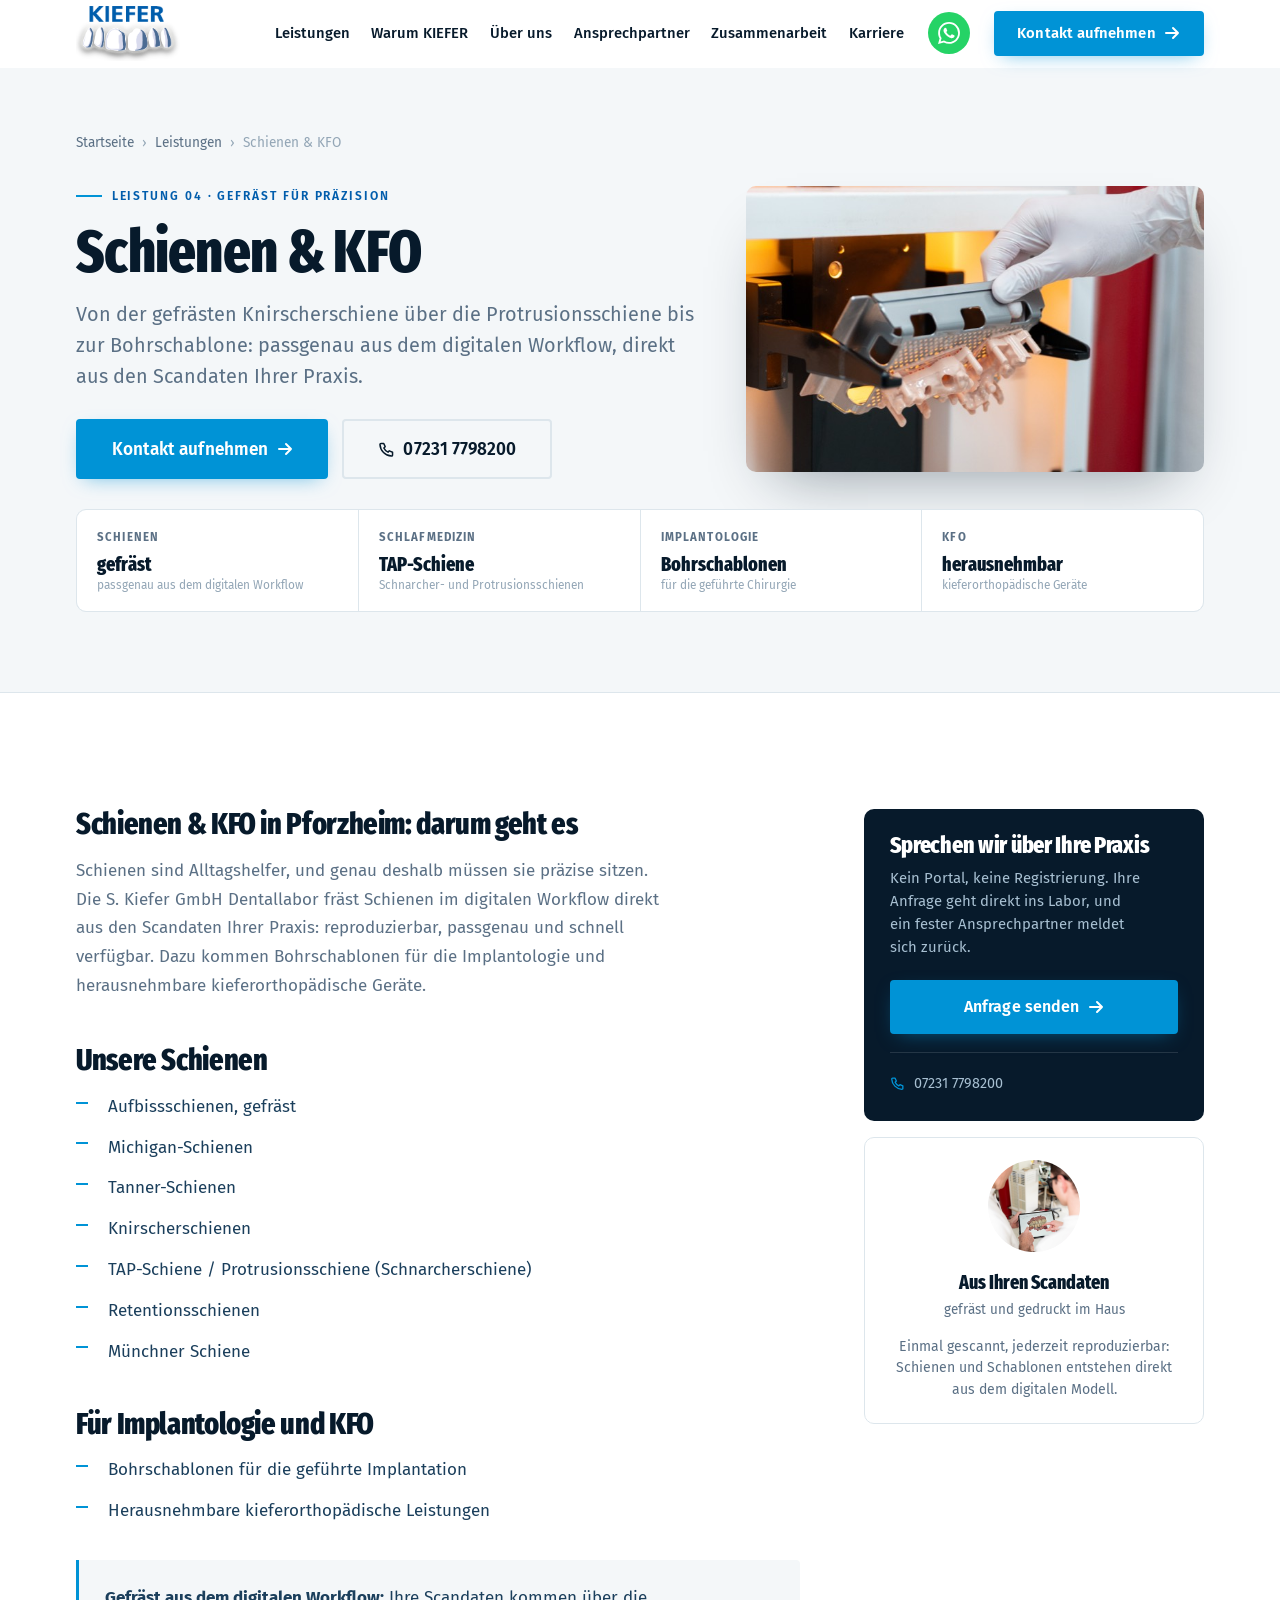
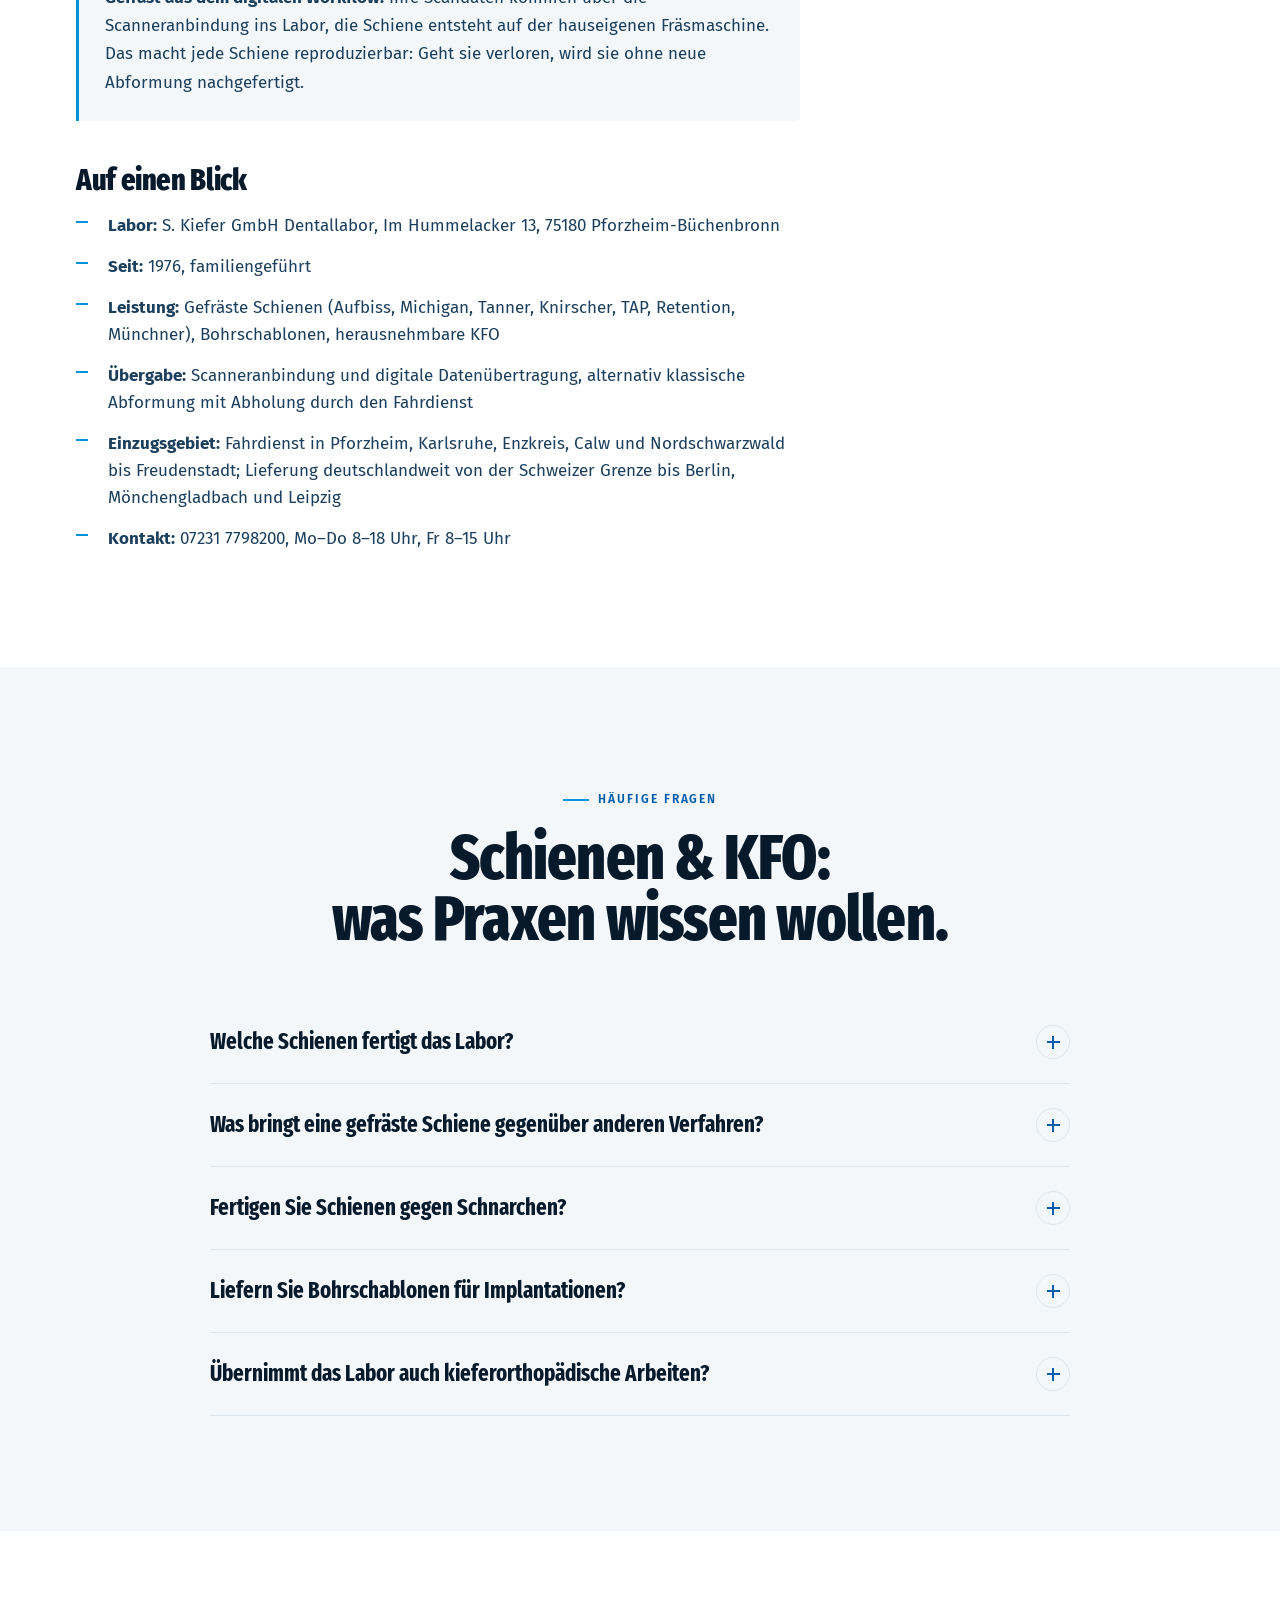
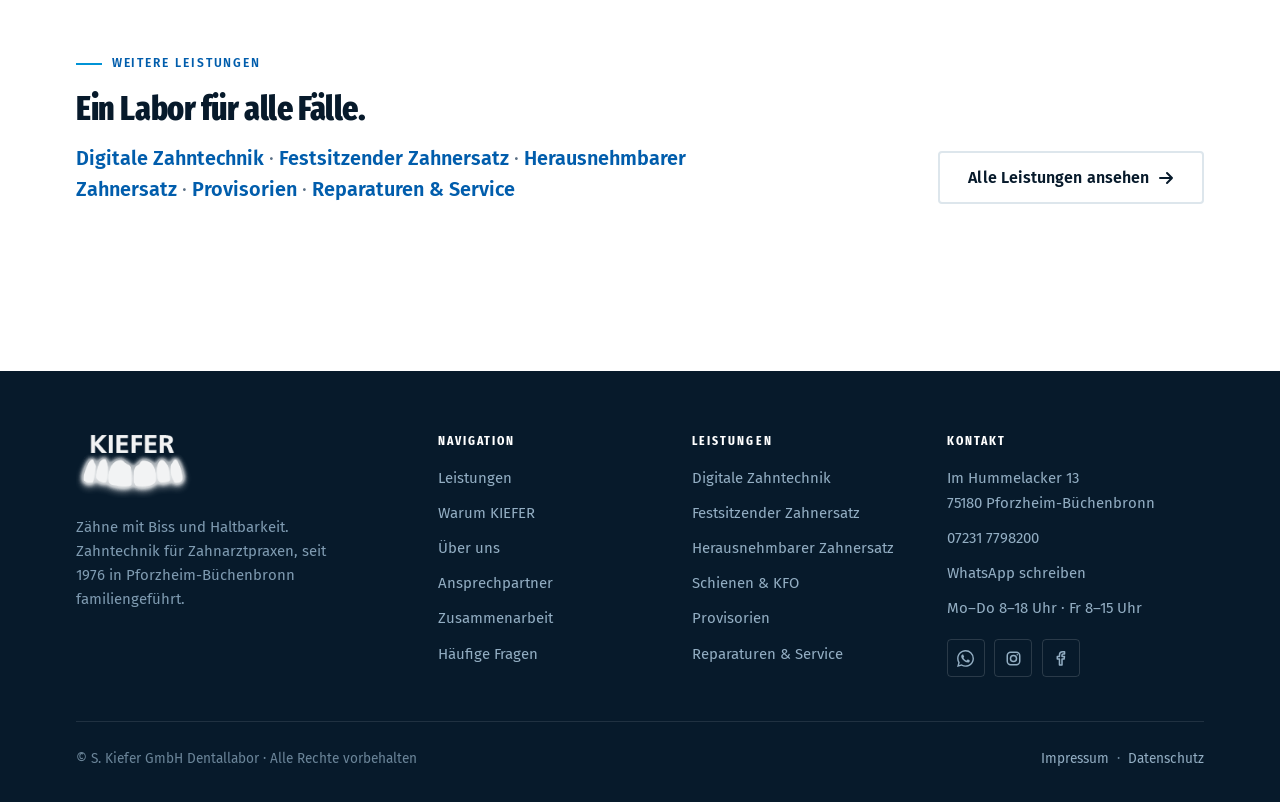
<file: website/leistungen/schienen-kfo.html>
<!DOCTYPE html>
<html lang="de">
<head>
<meta charset="utf-8">
<meta name="viewport" content="width=device-width, initial-scale=1">
<title>Schienen &amp; KFO in Pforzheim: Knirscherschienen, TAP &amp; Bohrschablonen | Dentallabor Kiefer</title>
<meta name="description" content="Gefräste Aufbiss-, Michigan-, Tanner- und Knirscherschienen, Schnarcher- und Protrusionsschienen (TAP), Retentions- und Münchnerschienen, Bohrschablonen und herausnehmbare KFO vom Dentallabor Kiefer in Pforzheim.">
<meta name="robots" content="index, follow">
<link rel="canonical" href="https://www.dental-kiefer.de/leistungen/schienen-kfo.html">

<meta property="og:type" content="website">
<meta property="og:title" content="Schienen &amp; KFO in Pforzheim: Knirscherschienen, TAP &amp; Bohrschablonen | Dentallabor Kiefer">
<meta property="og:description" content="Gefräste Aufbiss-, Michigan-, Tanner- und Knirscherschienen, Schnarcher- und Protrusionsschienen (TAP), Retentions- und Münchnerschienen, Bohrschablonen und herausnehmbare KFO vom Dentallabor Kiefer in Pforzheim.">
<meta property="og:locale" content="de_DE">
<meta property="og:site_name" content="S. Kiefer GmbH Dentallabor">
<meta name="twitter:card" content="summary_large_image">
<meta name="theme-color" content="#015dac">

<link rel="icon" href="../assets/img/logo-kiefer.png" type="image/png">
<link rel="stylesheet" href="../assets/css/style.css">
<link rel="stylesheet" href="../assets/css/einwilligung.css">
<script type="application/ld+json">
{
  "@context": "https://schema.org",
  "@graph": [
    {
      "@type": "Service",
      "@id": "https://www.dental-kiefer.de/leistungen/schienen-kfo.html#service",
      "name": "Schienen &amp; KFO",
      "serviceType": "Aufbissschienen, Knirscherschienen, Protrusionsschienen, Bohrschablonen, Kieferorthopädie",
      "description": "Schienen und kieferorthopädische Leistungen für Zahnarztpraxen: gefräste Aufbiss-, Michigan-, Tanner- und Knirscherschienen, Schnarcher- und Protrusionsschienen (TAP), Retentions- und Münchnerschienen, Bohrschablonen sowie herausnehmbare KFO. Dentallabor S. Kiefer GmbH, Pforzheim.",
      "provider": {
        "@type": "LocalBusiness",
        "@id": "https://www.dental-kiefer.de/#organisation",
        "name": "S. Kiefer GmbH Dentallabor",
        "telephone": "+49 7231 7798200",
        "foundingDate": "1976",
        "address": {
          "@type": "PostalAddress",
          "streetAddress": "Im Hummelacker 13",
          "addressLocality": "Pforzheim",
          "addressRegion": "BW",
          "postalCode": "75180",
          "addressCountry": "DE"
        }
      },
      "areaServed": [
        "Pforzheim",
        "Karlsruhe",
        "Enzkreis",
        "Calw",
        "Freudenstadt",
        "Nordschwarzwald",
        "Stuttgart",
        "Mönchengladbach",
        "Leipzig",
        "Berlin",
        "Deutschland"
      ],
      "audience": {
        "@type": "Audience",
        "audienceType": "Zahnarztpraxen"
      }
    },
    {
      "@type": "FAQPage",
      "mainEntity": [
        {
          "@type": "Question",
          "name": "Welche Schienen fertigt das Labor?",
          "acceptedAnswer": {
            "@type": "Answer",
            "text": "Gefräste Aufbiss-, Michigan-, Tanner- und Knirscherschienen, Schnarcher- und Protrusionsschienen (TAP), Retentionsschienen und Münchnerschienen. Alles entsteht im Haus der S. Kiefer GmbH Dentallabor in Pforzheim."
          }
        },
        {
          "@type": "Question",
          "name": "Was bringt eine gefräste Schiene gegenüber anderen Verfahren?",
          "acceptedAnswer": {
            "@type": "Answer",
            "text": "Gefräste Schienen entstehen im digitalen Workflow direkt aus den Scandaten. Das sorgt für gleichbleibende Passung und macht jede Schiene reproduzierbar, auch als Ersatz ohne neue Abformung."
          }
        },
        {
          "@type": "Question",
          "name": "Fertigen Sie Schienen gegen Schnarchen?",
          "acceptedAnswer": {
            "@type": "Answer",
            "text": "Ja, Schnarcher- und Protrusionsschienen nach dem TAP-Prinzip gehören zum Leistungsspektrum."
          }
        },
        {
          "@type": "Question",
          "name": "Liefern Sie Bohrschablonen für Implantationen?",
          "acceptedAnswer": {
            "@type": "Answer",
            "text": "Ja, Bohrschablonen für die geführte Chirurgie entstehen aus den Planungsdaten im digitalen Workflow."
          }
        },
        {
          "@type": "Question",
          "name": "Übernimmt das Labor auch kieferorthopädische Arbeiten?",
          "acceptedAnswer": {
            "@type": "Answer",
            "text": "Ja, herausnehmbare kieferorthopädische Geräte gehören zum Angebot. Sprechen Sie uns auf Ihren konkreten Fall an."
          }
        }
      ]
    },
    {
      "@type": "BreadcrumbList",
      "itemListElement": [
        {
          "@type": "ListItem",
          "position": 1,
          "name": "Startseite",
          "item": "https://www.dental-kiefer.de/"
        },
        {
          "@type": "ListItem",
          "position": 2,
          "name": "Leistungen",
          "item": "https://www.dental-kiefer.de/#leistungen"
        },
        {
          "@type": "ListItem",
          "position": 3,
          "name": "Schienen &amp; KFO",
          "item": "https://www.dental-kiefer.de/leistungen/schienen-kfo.html"
        }
      ]
    }
  ]
}
</script>
<noscript><style>.rein,.rein-kind,.rein-kind>*{opacity:1!important;transform:none!important}.zeile span{transform:none!important}</style></noscript>
</head>
<body>
<a class="skip" href="#inhalt">Zum Inhalt springen</a>

<header class="kopf">
  <div class="kopf__innen">
    <a class="marke" href="../index.html" aria-label="S. Kiefer GmbH Dentallabor, zur Startseite">
      <img src="../assets/img/logo-kiefer.png" alt="S. Kiefer GmbH Dentallabor" width="104" height="56">
      <span class="marke__sub">Zähne mit Biss<br>&amp; Haltbarkeit</span>
    </a>

    <nav class="nav" aria-label="Hauptnavigation">
      <a href="../index.html#leistungen">Leistungen</a>
      <a href="../index.html#warum">Warum KIEFER</a>
      <a href="../ueber-uns.html">Über uns</a>
      <a href="../ansprechpartner.html">Ansprechpartner</a>
      <a href="../index.html#ablauf">Zusammenarbeit</a>
      <a href="https://dental-kiefer-karriere.de/">Karriere</a>
    </nav>

    <button class="burger" type="button" aria-label="Menü öffnen" aria-expanded="false">
      <span></span>
    </button>

    <a class="btn-wa" href="https://wa.me/4972317798200" target="_blank" rel="noopener" aria-label="WhatsApp öffnen"><svg viewBox="0 0 24 24" aria-hidden="true"><path d="M17.472 14.382c-.297-.149-1.758-.867-2.03-.967-.273-.099-.471-.148-.67.15-.197.297-.767.966-.94 1.164-.173.199-.347.223-.644.075-.297-.15-1.255-.463-2.39-1.475-.883-.788-1.48-1.761-1.653-2.059-.173-.297-.018-.458.13-.606.134-.133.298-.347.446-.52.149-.174.198-.298.298-.497.099-.198.05-.371-.025-.52-.075-.149-.669-1.612-.916-2.207-.242-.579-.487-.5-.669-.51-.173-.008-.371-.01-.57-.01-.198 0-.52.074-.792.372-.272.297-1.04 1.016-1.04 2.479 0 1.462 1.065 2.875 1.213 3.074.149.198 2.096 3.2 5.077 4.487.709.306 1.262.489 1.694.625.712.227 1.36.195 1.871.118.571-.085 1.758-.719 2.006-1.413.248-.694.248-1.289.173-1.413-.074-.124-.272-.198-.57-.347m-5.421 7.403h-.004a9.87 9.87 0 0 1-5.031-1.378l-.361-.214-3.741.982.998-3.648-.235-.374a9.86 9.86 0 0 1-1.51-5.26c.001-5.45 4.436-9.884 9.888-9.884 2.64 0 5.122 1.03 6.988 2.898a9.825 9.825 0 0 1 2.893 6.994c-.003 5.45-4.437 9.884-9.885 9.884m8.413-18.297A11.815 11.815 0 0 0 12.05 0C5.495 0 .16 5.335.157 11.892c0 2.096.547 4.142 1.588 5.945L.057 24l6.305-1.654a11.882 11.882 0 0 0 5.683 1.448h.005c6.554 0 11.89-5.335 11.893-11.893a11.821 11.821 0 0 0-3.48-8.413Z"/></svg></a>
    <a class="btn btn--cta" href="../index.html#kontakt">Kontakt aufnehmen <svg class="pfeil" width="16" height="16" viewBox="0 0 16 16" fill="none" aria-hidden="true"><path d="M2 8h12M9 3l5 5-5 5" stroke="currentColor" stroke-width="2" stroke-linecap="round" stroke-linejoin="round"/></svg></a>
  </div>
  <div class="fortschritt"></div>
</header>
<main id="inhalt">

<section class="job-hero">
  <div class="bahn">
    <nav class="brotkrumen" aria-label="Brotkrumen">
      <a href="../index.html">Startseite</a>
      <span aria-hidden="true">›</span>
      <a href="../index.html#leistungen">Leistungen</a>
      <span aria-hidden="true">›</span>
      <span>Schienen &amp; KFO</span>
    </nav>

    <div class="job-hero__raster">
      <div>
        <span class="kicker">Leistung 04 · gefräst für Präzision</span>
        <h1 class="job-hero__titel">Schienen &amp; KFO</h1>
        <p class="lead">Von der gefrästen Knirscherschiene über die Protrusionsschiene bis zur Bohrschablone: passgenau aus dem digitalen Workflow, direkt aus den Scandaten Ihrer Praxis.</p>

        <div class="hero__cta" style="margin-top:1.75rem;margin-bottom:0">
          <a class="btn btn--cta btn--gross" href="../index.html#kontakt">Kontakt aufnehmen <svg class="pfeil" width="16" height="16" viewBox="0 0 16 16" fill="none" aria-hidden="true"><path d="M2 8h12M9 3l5 5-5 5" stroke="currentColor" stroke-width="2" stroke-linecap="round" stroke-linejoin="round"/></svg></a>
          <a class="btn btn--geist btn--gross" href="tel:+4972317798200"><svg width="17" height="17" viewBox="0 0 18 18" fill="none" stroke="currentColor" stroke-width="1.6" stroke-linecap="round" stroke-linejoin="round" aria-hidden="true"><path d="M6.1 2.6 7.6 6 6.2 7.4a8.4 8.4 0 0 0 4.4 4.4L12 10.4l3.4 1.5v3a1.1 1.1 0 0 1-1.2 1.1A13 13 0 0 1 2.1 3.8a1.1 1.1 0 0 1 1.1-1.2z"/></svg> 07231 7798200</a>
        </div>
      </div>

      <figure class="job-hero__bild" style="margin:0">
        <img src="../assets/img/leistung-schienen.jpg" alt="3D-gedruckte dentale Werkstücke im Dentallabor Kiefer" width="667" height="1000" fetchpriority="high" decoding="async">
      </figure>
    </div>

    <dl class="eckdaten rein">
      <div class="eckdatum">
        <dt>Schienen</dt>
        <dd>gefräst<small>passgenau aus dem digitalen Workflow</small></dd>
      </div>
      <div class="eckdatum">
        <dt>Schlafmedizin</dt>
        <dd>TAP-Schiene<small>Schnarcher- und Protrusionsschienen</small></dd>
      </div>
      <div class="eckdatum">
        <dt>Implantologie</dt>
        <dd>Bohrschablonen<small>für die geführte Chirurgie</small></dd>
      </div>
      <div class="eckdatum">
        <dt>KFO</dt>
        <dd>herausnehmbar<small>kieferorthopädische Geräte</small></dd>
      </div>
    </dl>
  </div>
</section>

<section class="sektion">
  <div class="bahn">
    <div class="job-raster">

      <div class="job-text rein">
        <h2>Schienen &amp; KFO in Pforzheim: darum geht es</h2>
        <p>Schienen sind Alltagshelfer, und genau deshalb müssen sie präzise sitzen.
        Die S. Kiefer GmbH Dentallabor fräst Schienen im digitalen Workflow direkt aus den
        Scandaten Ihrer Praxis: reproduzierbar, passgenau und schnell verfügbar.
        Dazu kommen Bohrschablonen für die Implantologie und herausnehmbare
        kieferorthopädische Geräte.</p>

        <h2>Unsere Schienen</h2>
        <ul class="liste">
          <li>Aufbissschienen, gefräst</li>
          <li>Michigan-Schienen</li>
          <li>Tanner-Schienen</li>
          <li>Knirscherschienen</li>
          <li>TAP-Schiene / Protrusionsschiene (Schnarcherschiene)</li>
          <li>Retentionsschienen</li>
          <li>Münchner Schiene</li>
        </ul>

        <h2>Für Implantologie und KFO</h2>
        <ul class="liste">
          <li>Bohrschablonen für die geführte Implantation</li>
          <li>Herausnehmbare kieferorthopädische Leistungen</li>
        </ul>

        <div class="hinweiskasten">
          <p><b>Gefräst aus dem digitalen Workflow:</b> Ihre Scandaten kommen über die
          Scanneranbindung ins Labor, die Schiene entsteht auf der hauseigenen Fräsmaschine.
          Das macht jede Schiene reproduzierbar: Geht sie verloren, wird sie ohne neue
          Abformung nachgefertigt.</p>
        </div>

        <h2>Auf einen Blick</h2>
        <ul class="liste">
          <li><b>Labor:</b> S. Kiefer GmbH Dentallabor, Im Hummelacker 13, 75180 Pforzheim-Büchenbronn</li>
          <li><b>Seit:</b> 1976, familiengeführt</li>
          <li><b>Leistung:</b> Gefräste Schienen (Aufbiss, Michigan, Tanner, Knirscher, TAP, Retention, Münchner), Bohrschablonen, herausnehmbare KFO</li>
          <li><b>Übergabe:</b> Scanneranbindung und digitale Datenübertragung, alternativ klassische Abformung mit Abholung durch den Fahrdienst</li>
          <li><b>Einzugsgebiet:</b> Fahrdienst in Pforzheim, Karlsruhe, Enzkreis, Calw und Nordschwarzwald bis Freudenstadt; Lieferung deutschlandweit von der Schweizer Grenze bis Berlin, Mönchengladbach und Leipzig</li>
          <li><b>Kontakt:</b> 07231 7798200, Mo–Do 8–18 Uhr, Fr 8–15 Uhr</li>
        </ul>
      </div>

      <aside class="seitenspalte">
        <div class="bewerbkarte">
          <h3>Sprechen wir über Ihre Praxis</h3>
          <p>Kein Portal, keine Registrierung. Ihre Anfrage geht direkt ins Labor, und ein fester Ansprechpartner meldet sich zurück.</p>
          <a class="btn btn--cta" href="../index.html#kontakt">Anfrage senden <svg class="pfeil" width="16" height="16" viewBox="0 0 16 16" fill="none" aria-hidden="true"><path d="M2 8h12M9 3l5 5-5 5" stroke="currentColor" stroke-width="2" stroke-linecap="round" stroke-linejoin="round"/></svg></a>

          <div class="bewerbkarte__oder">
            <a href="tel:+4972317798200"><svg width="15" height="15" viewBox="0 0 18 18" fill="none" stroke="currentColor" stroke-width="1.6" stroke-linecap="round" stroke-linejoin="round" aria-hidden="true"><path d="M6.1 2.6 7.6 6 6.2 7.4a8.4 8.4 0 0 0 4.4 4.4L12 10.4l3.4 1.5v3a1.1 1.1 0 0 1-1.2 1.1A13 13 0 0 1 2.1 3.8a1.1 1.1 0 0 1 1.1-1.2z"/></svg> 07231 7798200</a>
          </div>
        </div>

        <div class="personkarte">
          <img src="../assets/img/praxis-tablet.jpg" alt="Zwei Zahntechniker besprechen einen Scan am Tablet" width="92" height="92" loading="lazy" decoding="async">
          <strong>Aus Ihren Scandaten</strong>
          <span>gefräst und gedruckt im Haus</span>
          <p style="font-size:.88rem;color:var(--grau);line-height:1.55">
            Einmal gescannt, jederzeit reproduzierbar: Schienen und Schablonen entstehen direkt aus dem digitalen Modell.
          </p>
        </div>
      </aside>

    </div>
  </div>
</section>

<!-- ================= FAQ ================= -->
<section class="sektion sektion--papier" id="faq">
  <div class="bahn">
    <div class="kopfzeile rein" style="justify-content:center;text-align:center">
      <div>
        <span class="kicker">Häufige Fragen</span>
        <h2 class="t-xl">Schienen &amp; KFO:<br>was Praxen wissen wollen.</h2>
      </div>
    </div>

    <div class="faq rein">
      <div class="frage">
        <button class="frage__knopf" type="button" aria-expanded="false" id="f0">
          Welche Schienen fertigt das Labor?
          <span class="frage__plus" aria-hidden="true"></span>
        </button>
        <div class="frage__panel" role="region" aria-labelledby="f0">
          <div><p>Gefräste Aufbiss-, Michigan-, Tanner- und Knirscherschienen, Schnarcher- und Protrusionsschienen (TAP), Retentionsschienen und Münchnerschienen. Alles entsteht im Haus der S. Kiefer GmbH Dentallabor in Pforzheim.</p></div>
        </div>
      </div>      <div class="frage">
        <button class="frage__knopf" type="button" aria-expanded="false" id="f1">
          Was bringt eine gefräste Schiene gegenüber anderen Verfahren?
          <span class="frage__plus" aria-hidden="true"></span>
        </button>
        <div class="frage__panel" role="region" aria-labelledby="f1">
          <div><p>Gefräste Schienen entstehen im digitalen Workflow direkt aus den Scandaten. Das sorgt für gleichbleibende Passung und macht jede Schiene reproduzierbar, auch als Ersatz ohne neue Abformung.</p></div>
        </div>
      </div>      <div class="frage">
        <button class="frage__knopf" type="button" aria-expanded="false" id="f2">
          Fertigen Sie Schienen gegen Schnarchen?
          <span class="frage__plus" aria-hidden="true"></span>
        </button>
        <div class="frage__panel" role="region" aria-labelledby="f2">
          <div><p>Ja, Schnarcher- und Protrusionsschienen nach dem TAP-Prinzip gehören zum Leistungsspektrum.</p></div>
        </div>
      </div>      <div class="frage">
        <button class="frage__knopf" type="button" aria-expanded="false" id="f3">
          Liefern Sie Bohrschablonen für Implantationen?
          <span class="frage__plus" aria-hidden="true"></span>
        </button>
        <div class="frage__panel" role="region" aria-labelledby="f3">
          <div><p>Ja, Bohrschablonen für die geführte Chirurgie entstehen aus den Planungsdaten im digitalen Workflow.</p></div>
        </div>
      </div>      <div class="frage">
        <button class="frage__knopf" type="button" aria-expanded="false" id="f4">
          Übernimmt das Labor auch kieferorthopädische Arbeiten?
          <span class="frage__plus" aria-hidden="true"></span>
        </button>
        <div class="frage__panel" role="region" aria-labelledby="f4">
          <div><p>Ja, herausnehmbare kieferorthopädische Geräte gehören zum Angebot. Sprechen Sie uns auf Ihren konkreten Fall an.</p></div>
        </div>
      </div>
    </div>
  </div>
</section>

<section class="sektion">
  <div class="bahn">
    <div class="kopfzeile rein">
      <div>
        <span class="kicker">Weitere Leistungen</span>
        <h2 class="t-l">Ein Labor für alle Fälle.</h2>
        <p class="lead leistungs-links"><a href="digitale-zahntechnik.html">Digitale Zahntechnik</a> · <a href="festsitzender-zahnersatz.html">Festsitzender Zahnersatz</a> · <a href="herausnehmbarer-zahnersatz.html">Herausnehmbarer Zahnersatz</a> · <a href="provisorien.html">Provisorien</a> · <a href="reparaturen-service.html">Reparaturen &amp; Service</a></p>
      </div>
      <a class="btn btn--geist" href="../index.html#leistungen">Alle Leistungen ansehen <svg class="pfeil" width="16" height="16" viewBox="0 0 16 16" fill="none" aria-hidden="true"><path d="M2 8h12M9 3l5 5-5 5" stroke="currentColor" stroke-width="2" stroke-linecap="round" stroke-linejoin="round"/></svg></a>
    </div>
  </div>
</section>

</main>

<footer class="fuss">
  <div class="bahn">
    <div class="fuss__raster">
      <div>
        <img class="fuss__logo" src="../assets/img/logo-kiefer.png" alt="S. Kiefer GmbH Dentallabor" width="116" height="62">
        <p class="fuss__claim">Zähne mit Biss und Haltbarkeit. Zahntechnik für Zahnarztpraxen, seit 1976 in Pforzheim-Büchenbronn familiengeführt.</p>
      </div>

      <div>
        <h4>Navigation</h4>
        <ul>
          <li><a href="../index.html#leistungen">Leistungen</a></li>
          <li><a href="../index.html#warum">Warum KIEFER</a></li>
          <li><a href="../ueber-uns.html">Über uns</a></li>
          <li><a href="../ansprechpartner.html">Ansprechpartner</a></li>
          <li><a href="../index.html#ablauf">Zusammenarbeit</a></li>
          <li><a href="../index.html#faq">Häufige Fragen</a></li>
        </ul>
      </div>

      <div>
        <h4>Leistungen</h4>
        <ul>
          <li><a href="digitale-zahntechnik.html">Digitale Zahntechnik</a></li>
          <li><a href="festsitzender-zahnersatz.html">Festsitzender Zahnersatz</a></li>
          <li><a href="herausnehmbarer-zahnersatz.html">Herausnehmbarer Zahnersatz</a></li>
          <li><a href="schienen-kfo.html">Schienen &amp; KFO</a></li>
          <li><a href="provisorien.html">Provisorien</a></li>
          <li><a href="reparaturen-service.html">Reparaturen &amp; Service</a></li>
        </ul>
      </div>

      <div>
        <h4>Kontakt</h4>
        <ul>
          <li>Im Hummelacker 13<br>75180 Pforzheim-Büchenbronn</li>
          <li><a href="tel:+4972317798200">07231 7798200</a></li>
          <li><a href="https://wa.me/4972317798200" target="_blank" rel="noopener">WhatsApp schreiben</a></li>
          <li>Mo–Do 8–18 Uhr · Fr 8–15 Uhr</li>
        </ul>
        <div class="fuss__sozial" style="margin-top:1.15rem">
          <a href="https://wa.me/4972317798200" target="_blank" rel="noopener" aria-label="WhatsApp"><svg width="17" height="17" viewBox="0 0 24 24" fill="currentColor" aria-hidden="true"><path d="M17.472 14.382c-.297-.149-1.758-.867-2.03-.967-.273-.099-.471-.148-.67.15-.197.297-.767.966-.94 1.164-.173.199-.347.223-.644.075-.297-.15-1.255-.463-2.39-1.475-.883-.788-1.48-1.761-1.653-2.059-.173-.297-.018-.458.13-.606.134-.133.298-.347.446-.52.149-.174.198-.298.298-.497.099-.198.05-.371-.025-.52-.075-.149-.669-1.612-.916-2.207-.242-.579-.487-.5-.669-.51-.173-.008-.371-.01-.57-.01-.198 0-.52.074-.792.372-.272.297-1.04 1.016-1.04 2.479 0 1.462 1.065 2.875 1.213 3.074.149.198 2.096 3.2 5.077 4.487.709.306 1.262.489 1.694.625.712.227 1.36.195 1.871.118.571-.085 1.758-.719 2.006-1.413.248-.694.248-1.289.173-1.413-.074-.124-.272-.198-.57-.347m-5.421 7.403h-.004a9.87 9.87 0 0 1-5.031-1.378l-.361-.214-3.741.982.998-3.648-.235-.374a9.86 9.86 0 0 1-1.51-5.26c.001-5.45 4.436-9.884 9.888-9.884 2.64 0 5.122 1.03 6.988 2.898a9.825 9.825 0 0 1 2.893 6.994c-.003 5.45-4.437 9.884-9.885 9.884m8.413-18.297A11.815 11.815 0 0 0 12.05 0C5.495 0 .16 5.335.157 11.892c0 2.096.547 4.142 1.588 5.945L.057 24l6.305-1.654a11.882 11.882 0 0 0 5.683 1.448h.005c6.554 0 11.89-5.335 11.893-11.893a11.821 11.821 0 0 0-3.48-8.413Z"/></svg></a>
          <a href="https://www.instagram.com/dentallabor_s.kiefer_gmbh____/" target="_blank" rel="noopener" aria-label="Instagram"><svg width="17" height="17" viewBox="0 0 18 18" fill="none" stroke="currentColor" stroke-width="1.6" stroke-linecap="round" stroke-linejoin="round" aria-hidden="true"><rect x="2.4" y="2.4" width="13.2" height="13.2" rx="3.6"/><circle cx="9" cy="9" r="3.2"/><circle cx="13" cy="5" r=".8" fill="currentColor" stroke="none"/></svg></a>
          <a href="https://www.facebook.com/dentallabor.kiefer" target="_blank" rel="noopener" aria-label="Facebook"><svg width="17" height="17" viewBox="0 0 18 18" fill="none" stroke="currentColor" stroke-width="1.6" stroke-linecap="round" stroke-linejoin="round" aria-hidden="true"><path d="M10.6 16V9.6h2.2l.4-2.6h-2.6V5.4c0-.7.2-1.2 1.3-1.2h1.4V1.9c-.3 0-1.1-.1-2-.1-2 0-3.4 1.2-3.4 3.4V7H5.6v2.6h2.3V16z"/></svg></a>
        </div>
      </div>
    </div>

    <div class="fuss__unten">
      <span>© S. Kiefer GmbH Dentallabor · Alle Rechte vorbehalten</span>
      <span>
        <a href="../impressum.html">Impressum</a> &nbsp;·&nbsp;
        <a href="../datenschutz.html">Datenschutz</a><span data-einwilligung-huelle> &nbsp;&middot;&nbsp;
        <button type="button" class="ein-ausloeser" data-einwilligung-oeffnen>Cookie-Einstellungen</button></span>
      </span>
    </div>
  </div>
</footer>
<div class="sticky-bar">
  <a class="btn btn--cta" href="../index.html#kontakt">Kontakt aufnehmen</a>
  <a class="btn btn--geist btn--tel" href="tel:+4972317798200" aria-label="Anrufen"><svg width="18" height="18" viewBox="0 0 18 18" fill="none" stroke="currentColor" stroke-width="1.6" stroke-linecap="round" stroke-linejoin="round" aria-hidden="true"><path d="M6.1 2.6 7.6 6 6.2 7.4a8.4 8.4 0 0 0 4.4 4.4L12 10.4l3.4 1.5v3a1.1 1.1 0 0 1-1.2 1.1A13 13 0 0 1 2.1 3.8a1.1 1.1 0 0 1 1.1-1.2z"/></svg></a>
</div>

<script src="../assets/js/app.js"></script>
<script src="../assets/js/ao-konfiguration.js"></script>
<script src="../assets/js/einwilligung.js" defer></script>
<script src="../assets/js/messung.js" defer></script>
<script src="../assets/js/statistik.js" defer></script>
</body>
</html>
</file>
<file: website/assets/css/style.css>
@import url('../fonts/fonts.css');

/* =========================================================================
   Dentallabor Kiefer — Karriere
   Design-System. Markenfarben aus der Business-DNA (design.md):
   #015dac (Markenblau) / #0093d6 (Akzent) / #d6e4eb (Panel).
   Keine erfundenen Markenfarben — Neutrals sind aus dem Markenblau abgeleitet.
   ========================================================================= */

:root {
  /* Marke */
  --blau: #015dac;
  --blau-hell: #0093d6;
  --blau-panel: #d6e4eb;

  /* Aus dem Markenblau abgeleitete Neutrals */
  --ink: #071a2b;
  --ink-2: #0d2a42;
  --ink-3: #1b3f5c;
  --grau: #5b7085;
  --grau-hell: #93a6b6;
  --linie: #dde6ec;
  --papier: #f4f7f9;
  --weiss: #ffffff;

  /* Typo */
  --display: 'Fira Sans Extra Condensed', 'Arial Narrow', sans-serif;
  --text: 'Fira Sans', system-ui, -apple-system, 'Segoe UI', sans-serif;

  /* Raster */
  --bahn: 1240px;
  --rand: clamp(1.25rem, 5vw, 3.5rem);
  --radius: 4px;
  --radius-gross: 10px;

  /* Bewegung */
  --ease: cubic-bezier(.22, 1, .36, 1);
  --schnell: .22s var(--ease);
  --mittel: .45s var(--ease);
  --langsam: .9s var(--ease);

  --header-h: 68px;
}

*, *::before, *::after { box-sizing: border-box; }

html {
  scroll-behavior: smooth;
  scroll-padding-top: calc(var(--header-h) + 16px);
  -webkit-text-size-adjust: 100%;
}

body {
  margin: 0;
  font-family: var(--text);
  font-size: 1.0625rem;
  line-height: 1.65;
  color: var(--ink);
  background: var(--weiss);
  -webkit-font-smoothing: antialiased;
  overflow-x: hidden;
}

img, video, svg { max-width: 100%; display: block; }
img { height: auto; }

a { color: inherit; }

h1, h2, h3, h4 {
  font-family: var(--display);
  font-weight: 800;
  line-height: .98;
  letter-spacing: -.012em;
  margin: 0;
  text-wrap: balance;
}

p { margin: 0; text-wrap: pretty; }

::selection { background: var(--blau-hell); color: #fff; }

:focus-visible {
  outline: 3px solid var(--blau-hell);
  outline-offset: 3px;
  border-radius: 2px;
}

/* ---------- Layout-Primitive ---------- */

.bahn {
  width: 100%;
  max-width: var(--bahn);
  margin-inline: auto;
  padding-inline: var(--rand);
}

.sektion { padding-block: clamp(4.5rem, 9vw, 8.5rem); }
.sektion--eng { padding-block: clamp(3rem, 6vw, 5rem); }
.sektion--dunkel { background: var(--ink); color: var(--weiss); }
.sektion--papier { background: var(--papier); }

.skip {
  position: absolute;
  left: -9999px;
  top: 0;
  z-index: 200;
  background: var(--ink);
  color: #fff;
  padding: .85rem 1.25rem;
  font-weight: 600;
}
.skip:focus { left: 1rem; top: 1rem; }

/* ---------- Kicker / Eyebrow ---------- */

.kicker {
  display: inline-flex;
  align-items: center;
  gap: .6rem;
  font-family: var(--text);
  font-size: .75rem;
  font-weight: 600;
  letter-spacing: .16em;
  text-transform: uppercase;
  color: var(--blau);
  margin-bottom: 1.1rem;
}
.kicker::before {
  content: '';
  width: 26px;
  height: 2px;
  background: var(--blau-hell);
  flex: none;
}
.sektion--dunkel .kicker { color: var(--blau-hell); }
.sektion--dunkel .kicker::before { background: var(--blau-hell); }

/* ---------- Titel-Skala ---------- */

.t-xxl { font-size: clamp(2.85rem, 7.4vw, 5.6rem); }
.t-xl  { font-size: clamp(2.25rem, 5vw, 3.9rem); }
.t-l   { font-size: clamp(1.6rem, 2.7vw, 2.3rem); }
.t-m   { font-size: clamp(1.25rem, 1.9vw, 1.55rem); }

.lead {
  font-size: clamp(1.1rem, 1.55vw, 1.3rem);
  line-height: 1.55;
  color: var(--grau);
  max-width: 60ch;
}
.sektion--dunkel .lead { color: #a8c0d2; }

.hl { color: var(--blau); }
.sektion--dunkel .hl { color: var(--blau-hell); }

/* Unterstrichener Schlüsselbegriff — Signaturelement */
.markiert {
  position: relative;
  display: inline-block;
  white-space: nowrap;
}
.markiert::after {
  content: '';
  position: absolute;
  left: -.04em;
  right: -.04em;
  bottom: .1em;
  height: .3em;
  background: var(--blau-hell);
  opacity: .28;
  z-index: -1;
  transform: scaleX(0);
  transform-origin: left;
  transition: transform .7s var(--ease) .3s;
}
.sichtbar .markiert::after { transform: scaleX(1); }

/* ---------- Buttons ---------- */

.btn {
  --bg: var(--blau);
  --fg: #fff;
  position: relative;
  display: inline-flex;
  align-items: center;
  justify-content: center;
  gap: .55rem;
  padding: 1.05rem 1.75rem;
  font-family: var(--text);
  font-size: 1rem;
  font-weight: 600;
  letter-spacing: .005em;
  line-height: 1;
  text-decoration: none;
  color: var(--fg);
  background: var(--bg);
  border: 2px solid var(--bg);
  border-radius: var(--radius);
  cursor: pointer;
  transition: transform var(--schnell), background var(--schnell), border-color var(--schnell), box-shadow var(--schnell);
  overflow: hidden;
  isolation: isolate;
}
.btn:hover { transform: translateY(-2px); box-shadow: 0 10px 26px -10px rgba(1, 93, 172, .55); }
.btn:active { transform: translateY(0); }

.btn--cta { --bg: var(--blau-hell); box-shadow: 0 6px 20px -8px rgba(0, 147, 214, .6); }
.btn--cta:hover { --bg: var(--blau); box-shadow: 0 12px 30px -10px rgba(1, 93, 172, .7); }

.btn--geist {
  --bg: transparent;
  --fg: var(--ink);
  border-color: var(--linie);
}
.btn--geist:hover { border-color: var(--blau); color: var(--blau); box-shadow: none; }

.sektion--dunkel .btn--geist { --fg: #fff; border-color: rgba(255, 255, 255, .25); }
.sektion--dunkel .btn--geist:hover { border-color: var(--blau-hell); color: var(--blau-hell); }

.btn--gross { padding: 1.2rem 2.1rem; font-size: 1.075rem; }
.btn--voll { width: 100%; }

.btn .pfeil { transition: transform var(--schnell); }
.btn:hover .pfeil { transform: translateX(4px); }

/* ---------- Header ---------- */

.kopf {
  position: sticky;
  top: 0;
  z-index: 90;
  height: var(--header-h);
  display: flex;
  align-items: center;
  background: rgba(255, 255, 255, .88);
  backdrop-filter: saturate(180%) blur(14px);
  -webkit-backdrop-filter: saturate(180%) blur(14px);
  border-bottom: 1px solid transparent;
  transition: border-color var(--schnell), box-shadow var(--schnell);
}
.kopf.gescrollt {
  border-bottom-color: var(--linie);
  box-shadow: 0 6px 24px -18px rgba(7, 26, 43, .5);
}

.kopf__innen {
  width: 100%;
  max-width: var(--bahn);
  margin-inline: auto;
  padding-inline: var(--rand);
  display: flex;
  align-items: center;
  gap: 1.5rem;
}

.marke { display: flex; align-items: center; gap: .7rem; text-decoration: none; flex: none; }
.marke img { width: 104px; height: auto; }
.marke__sub {
  font-family: var(--display);
  font-weight: 700;
  font-size: .78rem;
  letter-spacing: .2em;
  text-transform: uppercase;
  color: var(--grau);
  padding-left: .7rem;
  border-left: 1px solid var(--linie);
  line-height: 1;
}

.nav { display: flex; align-items: center; gap: 1.85rem; margin-left: auto; }
.nav a {
  font-size: .955rem;
  font-weight: 500;
  text-decoration: none;
  color: var(--ink);
  position: relative;
  padding-block: .35rem;
  transition: color var(--schnell);
}
.nav a::after {
  content: '';
  position: absolute;
  left: 0;
  bottom: 0;
  width: 100%;
  height: 2px;
  background: var(--blau-hell);
  transform: scaleX(0);
  transform-origin: right;
  transition: transform var(--schnell);
}
.nav a:hover { color: var(--blau); }
.nav a:hover::after { transform: scaleX(1); transform-origin: left; }

.kopf .btn { padding: .8rem 1.35rem; font-size: .93rem; }

.fortschritt {
  position: absolute;
  left: 0;
  bottom: -1px;
  height: 2px;
  width: 100%;
  transform: scaleX(0);
  transform-origin: left;
  background: linear-gradient(90deg, var(--blau), var(--blau-hell));
  z-index: 2;
}

.burger {
  display: none;
  margin-left: auto;
  width: 44px;
  height: 44px;
  align-items: center;
  justify-content: center;
  background: none;
  border: 1px solid var(--linie);
  border-radius: var(--radius);
  cursor: pointer;
}
.burger span {
  display: block;
  width: 19px;
  height: 2px;
  background: var(--ink);
  position: relative;
  transition: background var(--schnell);
}
.burger span::before, .burger span::after {
  content: '';
  position: absolute;
  left: 0;
  width: 19px;
  height: 2px;
  background: var(--ink);
  transition: transform var(--schnell);
}
.burger span::before { top: -6px; }
.burger span::after { top: 6px; }
.burger[aria-expanded="true"] span { background: transparent; }
.burger[aria-expanded="true"] span::before { transform: translateY(6px) rotate(45deg); }
.burger[aria-expanded="true"] span::after { transform: translateY(-6px) rotate(-45deg); }

/* ---------- Hero ---------- */

.hero {
  position: relative;
  padding-top: clamp(3rem, 6vw, 5.5rem);
  padding-bottom: clamp(3.5rem, 7vw, 6rem);
  background:
    radial-gradient(1100px 620px at 88% -8%, rgba(0, 147, 214, .1), transparent 62%),
    linear-gradient(180deg, var(--weiss) 0%, var(--papier) 100%);
  overflow: hidden;
}

.hero__raster {
  display: grid;
  grid-template-columns: minmax(0, 1.06fr) minmax(0, .94fr);
  gap: clamp(2.5rem, 5vw, 4.5rem);
  align-items: center;
}

.hero__titel {
  font-size: clamp(2.9rem, 6.6vw, 5.35rem);
  margin-bottom: 1.5rem;
}
.hero__titel .zeile { display: block; overflow: hidden; }
.hero__titel .zeile > span {
  display: block;
  transform: translateY(100%);
  animation: hochRein .95s var(--ease) forwards;
}
.hero__titel .zeile:nth-child(2) > span { animation-delay: .1s; }
.hero__titel .zeile:nth-child(3) > span { animation-delay: .2s; }

@keyframes hochRein { to { transform: translateY(0); } }

.hero__lead { margin-bottom: 2rem; max-width: 46ch; }

.hero__cta {
  display: flex;
  flex-wrap: wrap;
  gap: .85rem;
  margin-bottom: 2.4rem;
}

.hero__beleg {
  display: flex;
  flex-wrap: wrap;
  align-items: center;
  gap: 1.1rem 1.75rem;
  padding-top: 1.6rem;
  border-top: 1px solid var(--linie);
}
.beleg {
  display: flex;
  align-items: center;
  gap: .6rem;
  font-size: .885rem;
  font-weight: 500;
  color: var(--grau);
}
.beleg svg { flex: none; color: var(--blau-hell); }
.beleg b { color: var(--ink); font-weight: 700; }

/* Bild-Stapel */
.stapel {
  position: relative;
  aspect-ratio: 1 / 1.06;
  min-height: 420px;
}
.stapel figure { margin: 0; position: absolute; border-radius: var(--radius-gross); overflow: hidden; }
.stapel img { width: 100%; height: 100%; object-fit: cover; }

.stapel__gross {
  inset: 0 12% 16% 0;
  box-shadow: 0 34px 70px -30px rgba(7, 26, 43, .48);
  animation: schweben 7s ease-in-out infinite;
}
.stapel__klein {
  width: 47%;
  aspect-ratio: 4 / 3;
  right: 0;
  bottom: 8%;
  box-shadow: 0 26px 55px -22px rgba(7, 26, 43, .5);
  border: 5px solid #fff;
  animation: schweben 7s ease-in-out infinite reverse;
  animation-delay: .5s;
}
.stapel__mini {
  width: 33%;
  aspect-ratio: 1 / 1;
  left: 4%;
  bottom: 0;
  box-shadow: 0 20px 44px -18px rgba(7, 26, 43, .45);
  border: 5px solid #fff;
  animation: schweben 8s ease-in-out infinite;
  animation-delay: 1.2s;
}

@keyframes schweben {
  0%, 100% { transform: translateY(0); }
  50% { transform: translateY(-11px); }
}

/* Ticks — Signaturelement (Mikrometer-Skala) */
.ticks {
  position: absolute;
  right: calc(var(--rand) * -1 + 8px);
  top: 12%;
  display: flex;
  flex-direction: column;
  gap: 9px;
  opacity: .3;
  pointer-events: none;
}
.ticks i { display: block; width: 15px; height: 1px; background: var(--blau); }
.ticks i:nth-child(5n + 1) { width: 30px; background: var(--blau-hell); }

/* ---------- Kennzahlen ---------- */

.zahlen {
  display: grid;
  grid-template-columns: repeat(4, 1fr);
  gap: 1px;
  background: rgba(255, 255, 255, .1);
  border-radius: var(--radius-gross);
  overflow: hidden;
}
.zahl {
  background: var(--ink);
  padding: clamp(1.75rem, 3vw, 2.6rem) clamp(1.25rem, 2vw, 1.9rem);
}
.zahl__wert {
  font-family: var(--display);
  font-weight: 800;
  font-size: clamp(2.9rem, 5vw, 4.3rem);
  line-height: .92;
  color: var(--weiss);
  letter-spacing: -.02em;
  display: flex;
  align-items: baseline;
}
.zahl__wert .suffix { font-size: .42em; color: var(--blau-hell); margin-left: .12em; letter-spacing: 0; }
.zahl__label {
  margin-top: .8rem;
  font-weight: 600;
  font-size: 1.02rem;
  color: var(--weiss);
  line-height: 1.3;
}
.zahl__sub { margin-top: .3rem; font-size: .855rem; color: #7f9bb1; line-height: 1.45; }

/* ---------- Stellen ---------- */

.kopfzeile {
  display: flex;
  flex-wrap: wrap;
  align-items: end;
  justify-content: space-between;
  gap: 1.5rem;
  margin-bottom: clamp(2.5rem, 4vw, 3.5rem);
}
.kopfzeile .lead { margin-top: 1.1rem; }

.stellen { display: grid; gap: 1rem; }

.stelle {
  position: relative;
  display: grid;
  grid-template-columns: 132px minmax(0, 1fr) auto;
  gap: clamp(1.25rem, 3vw, 2.25rem);
  align-items: center;
  padding: 1.35rem;
  background: var(--weiss);
  border: 1px solid var(--linie);
  border-radius: var(--radius-gross);
  text-decoration: none;
  transition: transform var(--mittel), box-shadow var(--mittel), border-color var(--mittel);
}
.stelle:hover {
  transform: translateY(-3px);
  border-color: transparent;
  box-shadow: 0 26px 55px -28px rgba(7, 26, 43, .42);
}

.stelle__bild {
  width: 132px;
  height: 108px;
  border-radius: var(--radius);
  overflow: hidden;
  flex: none;
}
.stelle__bild img {
  width: 100%;
  height: 100%;
  object-fit: cover;
  transition: transform .7s var(--ease);
}
.stelle:hover .stelle__bild img { transform: scale(1.06); }

.stelle__titel {
  font-family: var(--display);
  font-weight: 800;
  font-size: clamp(1.4rem, 2.1vw, 1.85rem);
  line-height: 1.05;
  margin-bottom: .45rem;
  transition: color var(--schnell);
}
.stelle:hover .stelle__titel { color: var(--blau); }
.stelle__kurz { font-size: .965rem; color: var(--grau); line-height: 1.5; max-width: 54ch; }

.meta {
  display: flex;
  flex-wrap: wrap;
  gap: .45rem;
  margin-top: .85rem;
}
.tag {
  display: inline-flex;
  align-items: center;
  gap: .35rem;
  padding: .32rem .7rem;
  font-size: .78rem;
  font-weight: 600;
  border-radius: 100px;
  background: var(--papier);
  color: var(--ink-3);
  border: 1px solid var(--linie);
  white-space: nowrap;
}
.tag--gehalt { background: rgba(0, 147, 214, .1); border-color: rgba(0, 147, 214, .3); color: var(--blau); }

.badge {
  position: absolute;
  top: -9px;
  left: 118px;
  padding: .3rem .7rem;
  font-size: .705rem;
  font-weight: 700;
  letter-spacing: .07em;
  text-transform: uppercase;
  border-radius: 100px;
  color: #fff;
  background: var(--blau);
  z-index: 2;
}
.badge--neu { background: var(--blau-hell); }
.badge--ausbildung { background: var(--ink-3); }
.badge--initiativ { background: var(--grau); }

.stelle__pfeil {
  width: 48px;
  height: 48px;
  flex: none;
  display: grid;
  place-items: center;
  border-radius: 50%;
  border: 1px solid var(--linie);
  color: var(--blau);
  transition: background var(--schnell), color var(--schnell), transform var(--schnell), border-color var(--schnell);
}
.stelle:hover .stelle__pfeil {
  background: var(--blau);
  border-color: var(--blau);
  color: #fff;
  transform: translateX(4px);
}

.stellen__fuss {
  margin-top: 1.75rem;
  padding: 1.4rem 1.6rem;
  border: 1px dashed var(--linie);
  border-radius: var(--radius-gross);
  display: flex;
  flex-wrap: wrap;
  align-items: center;
  justify-content: space-between;
  gap: 1rem;
  background: var(--papier);
}
.stellen__fuss p { font-size: .96rem; color: var(--grau); }
.stellen__fuss b { color: var(--ink); }

/* ---------- Benefits ---------- */

.gruppen { display: grid; gap: clamp(2.5rem, 4vw, 3.25rem); }
.gruppe__titel {
  display: flex;
  align-items: center;
  gap: 1rem;
  font-family: var(--display);
  font-weight: 700;
  font-size: 1.02rem;
  letter-spacing: .13em;
  text-transform: uppercase;
  color: var(--grau);
  margin-bottom: 1.35rem;
}
.gruppe__titel::after { content: ''; flex: 1; height: 1px; background: var(--linie); }

.karten { display: grid; grid-template-columns: repeat(4, 1fr); gap: 1rem; }

.karte {
  position: relative;
  padding: 1.65rem 1.5rem;
  background: var(--weiss);
  border: 1px solid var(--linie);
  border-radius: var(--radius-gross);
  overflow: hidden;
  transition: transform var(--mittel), box-shadow var(--mittel), border-color var(--mittel);
}
.karte::before {
  content: '';
  position: absolute;
  inset: auto 0 0 0;
  height: 3px;
  background: linear-gradient(90deg, var(--blau), var(--blau-hell));
  transform: scaleX(0);
  transform-origin: left;
  transition: transform var(--mittel);
}
.karte:hover {
  transform: translateY(-4px);
  border-color: transparent;
  box-shadow: 0 24px 50px -26px rgba(7, 26, 43, .38);
}
.karte:hover::before { transform: scaleX(1); }

.karte__icon {
  width: 42px;
  height: 42px;
  display: grid;
  place-items: center;
  border-radius: var(--radius);
  background: rgba(0, 147, 214, .1);
  color: var(--blau);
  margin-bottom: 1.05rem;
  transition: background var(--schnell), color var(--schnell);
}
.karte:hover .karte__icon { background: var(--blau); color: #fff; }

.karte__titel {
  font-family: var(--display);
  font-weight: 700;
  font-size: 1.24rem;
  line-height: 1.15;
  margin-bottom: .45rem;
}
.karte__text { font-size: .92rem; color: var(--grau); line-height: 1.55; }

.fussnote {
  margin-top: 1.75rem;
  font-size: .845rem;
  color: var(--grau-hell);
  display: flex;
  gap: .5rem;
  align-items: flex-start;
}
.fussnote svg { flex: none; margin-top: 2px; }

/* ---------- Technik ---------- */

.technik { display: grid; grid-template-columns: repeat(3, 1fr); gap: 1.25rem; }

.tech {
  position: relative;
  border-radius: var(--radius-gross);
  overflow: hidden;
  min-height: 380px;
  display: flex;
  align-items: flex-end;
  isolation: isolate;
  background: var(--ink-2);
}
.tech img {
  position: absolute;
  inset: 0;
  width: 100%;
  height: 100%;
  object-fit: cover;
  z-index: -2;
  transition: transform .95s var(--ease), filter .55s var(--ease);
  filter: saturate(.92);
}
.tech::after {
  content: '';
  position: absolute;
  inset: 0;
  z-index: -1;
  background: linear-gradient(180deg, rgba(7, 26, 43, 0) 22%, rgba(7, 26, 43, .82) 72%, rgba(7, 26, 43, .95) 100%);
  transition: background var(--mittel);
}
.tech:hover img { transform: scale(1.06); filter: saturate(1.05); }
.tech:hover::after { background: linear-gradient(180deg, rgba(1, 93, 172, .18) 14%, rgba(7, 26, 43, .86) 66%, rgba(7, 26, 43, .97) 100%); }

.tech__innen { padding: 1.75rem; color: #fff; }
.tech__titel {
  font-family: var(--display);
  font-weight: 800;
  font-size: 1.5rem;
  line-height: 1.08;
  margin-bottom: .55rem;
}
.tech__text {
  font-size: .92rem;
  line-height: 1.55;
  color: #b8cede;
  max-height: 0;
  opacity: 0;
  overflow: hidden;
  transition: max-height .55s var(--ease), opacity .45s var(--ease);
}
.tech:hover .tech__text, .tech:focus-within .tech__text { max-height: 220px; opacity: 1; }

@media (hover: none) {
  .tech__text { max-height: 220px; opacity: 1; }
}

/* ---------- Kultur / Zitate ---------- */

.zitate { display: grid; grid-template-columns: repeat(2, 1fr); gap: 1.25rem; }

.zitat {
  position: relative;
  padding: 2.1rem 2rem 1.85rem;
  background: rgba(255, 255, 255, .04);
  border: 1px solid rgba(255, 255, 255, .1);
  border-radius: var(--radius-gross);
  transition: background var(--mittel), border-color var(--mittel), transform var(--mittel);
}
.zitat:hover {
  background: rgba(255, 255, 255, .07);
  border-color: rgba(0, 147, 214, .4);
  transform: translateY(-3px);
}
.zitat__mark {
  font-family: var(--display);
  font-size: 4rem;
  line-height: .6;
  color: var(--blau-hell);
  opacity: .45;
  margin-bottom: .5rem;
  display: block;
}
.zitat p {
  font-size: 1.14rem;
  line-height: 1.55;
  color: #e4eef5;
  margin-bottom: 1.1rem;
  font-weight: 400;
}
.zitat cite {
  font-style: normal;
  font-size: .78rem;
  font-weight: 600;
  letter-spacing: .12em;
  text-transform: uppercase;
  color: var(--blau-hell);
}

/* ---------- Laufband ---------- */

.laufband {
  overflow: hidden;
  -webkit-mask-image: linear-gradient(90deg, transparent, #000 7%, #000 93%, transparent);
  mask-image: linear-gradient(90deg, transparent, #000 7%, #000 93%, transparent);
}
.laufband__spur {
  display: flex;
  gap: 1rem;
  width: max-content;
  animation: rollen 52s linear infinite;
}
.laufband:hover .laufband__spur { animation-play-state: paused; }
.laufband__spur img {
  width: 268px;
  height: 178px;
  object-fit: cover;
  border-radius: var(--radius-gross);
  filter: grayscale(.28);
  transition: filter var(--mittel), transform var(--mittel);
}
.laufband__spur img:hover { filter: grayscale(0); transform: scale(1.03); }

@keyframes rollen {
  from { transform: translateX(0); }
  to { transform: translateX(calc(-50% - .5rem)); }
}

/* ---------- Karrierepfad ---------- */

.pfad {
  display: grid;
  grid-template-columns: repeat(4, 1fr);
  gap: 0;
  position: relative;
  margin-top: 1rem;
}
.pfad::before {
  content: '';
  position: absolute;
  left: 0;
  right: 0;
  top: 21px;
  height: 2px;
  background: var(--linie);
}
.pfad__linie {
  position: absolute;
  left: 0;
  top: 21px;
  height: 2px;
  background: linear-gradient(90deg, var(--blau), var(--blau-hell));
  width: 0;
  transition: width 1.5s var(--ease) .25s;
}
.sichtbar .pfad__linie { width: 100%; }

.stufe { position: relative; padding-right: 1.75rem; }
.stufe__punkt {
  width: 44px;
  height: 44px;
  border-radius: 50%;
  background: var(--weiss);
  border: 2px solid var(--linie);
  display: grid;
  place-items: center;
  font-family: var(--display);
  font-weight: 800;
  font-size: 1.1rem;
  color: var(--grau);
  position: relative;
  z-index: 2;
  margin-bottom: 1.1rem;
  transition: border-color var(--mittel), color var(--mittel), background var(--mittel), transform var(--mittel);
}
.stufe:hover .stufe__punkt {
  border-color: var(--blau-hell);
  background: var(--blau-hell);
  color: #fff;
  transform: scale(1.08);
}
.stufe__titel {
  font-family: var(--display);
  font-weight: 800;
  font-size: 1.4rem;
  line-height: 1.1;
  margin-bottom: .3rem;
}
.stufe__dauer {
  font-size: .78rem;
  font-weight: 600;
  letter-spacing: .07em;
  text-transform: uppercase;
  color: var(--blau);
  margin-bottom: .7rem;
}
.stufe__text { font-size: .93rem; color: var(--grau); line-height: 1.55; }

/* ---------- Prozess ---------- */

.prozess { display: grid; grid-template-columns: repeat(4, 1fr); gap: 1.25rem; }

.schritt {
  background: var(--weiss);
  border: 1px solid var(--linie);
  border-radius: var(--radius-gross);
  overflow: hidden;
  transition: transform var(--mittel), box-shadow var(--mittel);
}
.schritt:hover { transform: translateY(-4px); box-shadow: 0 26px 52px -28px rgba(7, 26, 43, .4); }

.schritt__bild { position: relative; aspect-ratio: 16 / 10; overflow: hidden; }
.schritt__bild img { width: 100%; height: 100%; object-fit: cover; transition: transform .8s var(--ease); }
.schritt:hover .schritt__bild img { transform: scale(1.07); }
.schritt__nr {
  position: absolute;
  left: 1rem;
  bottom: 1rem;
  width: 40px;
  height: 40px;
  display: grid;
  place-items: center;
  border-radius: 50%;
  background: var(--weiss);
  font-family: var(--display);
  font-weight: 800;
  font-size: 1.2rem;
  color: var(--blau);
  box-shadow: 0 6px 18px -6px rgba(7, 26, 43, .5);
}
.schritt__innen { padding: 1.4rem 1.4rem 1.6rem; }
.schritt__zeit {
  display: inline-flex;
  align-items: center;
  gap: .35rem;
  font-size: .755rem;
  font-weight: 700;
  letter-spacing: .06em;
  text-transform: uppercase;
  color: var(--blau-hell);
  margin-bottom: .55rem;
}
.schritt__titel {
  font-family: var(--display);
  font-weight: 800;
  font-size: 1.32rem;
  margin-bottom: .5rem;
}
.schritt__text { font-size: .9rem; color: var(--grau); line-height: 1.55; }

/* ---------- Ansprechpartner ---------- */

.person {
  display: grid;
  grid-template-columns: minmax(0, .78fr) minmax(0, 1fr);
  gap: clamp(2rem, 4.5vw, 4rem);
  align-items: center;
}
.person__bild { position: relative; border-radius: var(--radius-gross); overflow: hidden; }
.person__bild img { width: 100%; aspect-ratio: 4 / 3; object-fit: cover; }

.person__kontakt { display: flex; flex-wrap: wrap; gap: .75rem; margin-top: 1.75rem; }

.kontaktzeile {
  display: inline-flex;
  align-items: center;
  gap: .65rem;
  padding: .85rem 1.2rem;
  border: 1px solid var(--linie);
  border-radius: var(--radius);
  text-decoration: none;
  font-weight: 600;
  font-size: .955rem;
  transition: border-color var(--schnell), background var(--schnell), transform var(--schnell);
}
.kontaktzeile:hover { border-color: var(--blau); background: rgba(0, 147, 214, .06); transform: translateY(-2px); }
.kontaktzeile svg { color: var(--blau); flex: none; }

/* ---------- FAQ ---------- */

.faq { max-width: 860px; margin-inline: auto; }

.frage {
  border-bottom: 1px solid var(--linie);
}
.frage__knopf {
  width: 100%;
  display: flex;
  align-items: center;
  justify-content: space-between;
  gap: 1.5rem;
  padding: 1.5rem 0;
  background: none;
  border: 0;
  cursor: pointer;
  text-align: left;
  font-family: var(--display);
  font-weight: 700;
  font-size: clamp(1.2rem, 1.8vw, 1.42rem);
  line-height: 1.2;
  color: var(--ink);
  transition: color var(--schnell);
}
.frage__knopf:hover { color: var(--blau); }

.frage__plus {
  width: 34px;
  height: 34px;
  flex: none;
  border-radius: 50%;
  border: 1px solid var(--linie);
  display: grid;
  place-items: center;
  position: relative;
  transition: background var(--schnell), border-color var(--schnell), transform var(--mittel);
}
.frage__plus::before, .frage__plus::after {
  content: '';
  position: absolute;
  background: var(--blau);
  transition: transform var(--mittel), background var(--schnell);
}
.frage__plus::before { width: 13px; height: 2px; }
.frage__plus::after { width: 2px; height: 13px; }
.frage__knopf[aria-expanded="true"] .frage__plus { background: var(--blau); border-color: var(--blau); transform: rotate(135deg); }
.frage__knopf[aria-expanded="true"] .frage__plus::before,
.frage__knopf[aria-expanded="true"] .frage__plus::after { background: #fff; }

.frage__panel {
  display: grid;
  grid-template-rows: 0fr;
  transition: grid-template-rows .42s var(--ease);
}
.frage__knopf[aria-expanded="true"] + .frage__panel { grid-template-rows: 1fr; }
.frage__panel > div { overflow: hidden; }
.frage__panel p {
  padding-bottom: 1.5rem;
  color: var(--grau);
  max-width: 68ch;
  line-height: 1.65;
}

/* ---------- Schluss-CTA ---------- */

.schluss {
  position: relative;
  text-align: center;
  overflow: hidden;
  background: var(--ink);
  color: #fff;
}
.schluss::before {
  content: '';
  position: absolute;
  inset: 0;
  background:
    radial-gradient(760px 460px at 50% 0%, rgba(0, 147, 214, .24), transparent 66%),
    radial-gradient(600px 400px at 10% 100%, rgba(1, 93, 172, .2), transparent 60%);
  pointer-events: none;
}
.schluss__innen { position: relative; z-index: 1; max-width: 780px; margin-inline: auto; }
.schluss .lead { margin-inline: auto; margin-block: 1.35rem 2.1rem; }
.schluss__cta { display: flex; flex-wrap: wrap; justify-content: center; gap: .85rem; }
.schluss__hint { margin-top: 1.85rem; font-size: .88rem; color: #7f9bb1; }

/* ---------- Sticky Apply-Bar (mobil) ---------- */

.sticky-bar {
  position: fixed;
  left: 0;
  right: 0;
  bottom: 0;
  z-index: 80;
  display: none;
  gap: .6rem;
  padding: .7rem .9rem calc(.7rem + env(safe-area-inset-bottom));
  background: rgba(255, 255, 255, .95);
  backdrop-filter: blur(14px);
  -webkit-backdrop-filter: blur(14px);
  border-top: 1px solid var(--linie);
  transform: translateY(110%);
  transition: transform var(--mittel);
}
.sticky-bar.an { transform: translateY(0); }
.sticky-bar .btn { flex: 1; padding: .95rem 1rem; font-size: .95rem; }
.sticky-bar .btn--tel { flex: 0 0 54px; padding: .95rem 0; }

/* ---------- Footer ---------- */

.fuss {
  background: var(--ink);
  color: #93aec3;
  padding-block: clamp(3rem, 5vw, 4.5rem) 2rem;
  font-size: .935rem;
}
.fuss__raster {
  display: grid;
  grid-template-columns: 1.5fr 1fr 1fr 1.2fr;
  gap: 2.5rem;
  padding-bottom: 2.75rem;
  border-bottom: 1px solid rgba(255, 255, 255, .1);
}
.fuss h4 {
  font-family: var(--display);
  font-size: .8rem;
  font-weight: 700;
  letter-spacing: .16em;
  text-transform: uppercase;
  color: var(--weiss);
  margin-bottom: 1.15rem;
}
.fuss ul { list-style: none; margin: 0; padding: 0; display: grid; gap: .65rem; }
.fuss a { color: #93aec3; text-decoration: none; transition: color var(--schnell); }
.fuss a:hover { color: var(--blau-hell); }
.fuss__logo { width: 116px; margin-bottom: 1.15rem; filter: brightness(0) invert(1); opacity: .95; }
.fuss__claim { color: #7f9bb1; line-height: 1.6; max-width: 32ch; }
.fuss__unten {
  padding-top: 1.6rem;
  display: flex;
  flex-wrap: wrap;
  justify-content: space-between;
  gap: 1rem;
  font-size: .85rem;
  color: #6b8599;
}
.fuss__sozial { display: flex; gap: .6rem; }
.fuss__sozial a {
  width: 38px;
  height: 38px;
  display: grid;
  place-items: center;
  border: 1px solid rgba(255, 255, 255, .14);
  border-radius: var(--radius);
  transition: border-color var(--schnell), background var(--schnell), transform var(--schnell);
}
.fuss__sozial a:hover { border-color: var(--blau-hell); background: rgba(0, 147, 214, .14); transform: translateY(-2px); }

/* =========================================================================
   Bewerbungs-Wizard (60 Sekunden)
   ========================================================================= */

.modal {
  position: fixed;
  inset: 0;
  z-index: 120;
  display: none;
  align-items: center;
  justify-content: center;
  padding: 1.25rem;
}
.modal.offen { display: flex; }

.modal__grund {
  position: absolute;
  inset: 0;
  background: rgba(7, 26, 43, .72);
  backdrop-filter: blur(5px);
  -webkit-backdrop-filter: blur(5px);
  animation: einblenden .3s var(--ease);
}
@keyframes einblenden { from { opacity: 0; } }

.modal__box {
  position: relative;
  width: 100%;
  max-width: 660px;
  max-height: min(92vh, 860px);
  display: flex;
  flex-direction: column;
  background: var(--weiss);
  border-radius: var(--radius-gross);
  box-shadow: 0 40px 90px -30px rgba(7, 26, 43, .6);
  overflow: hidden;
  animation: hochBlenden .42s var(--ease);
}
@keyframes hochBlenden {
  from { opacity: 0; transform: translateY(24px) scale(.98); }
}

.modal__kopf {
  display: flex;
  align-items: center;
  justify-content: space-between;
  gap: 1rem;
  padding: 1.35rem 1.6rem 1.15rem;
  border-bottom: 1px solid var(--linie);
  flex: none;
}
.modal__titel { font-family: var(--display); font-weight: 800; font-size: 1.4rem; line-height: 1.1; }
.modal__sub { font-size: .855rem; color: var(--grau); margin-top: .2rem; }

.modal__zu {
  width: 40px;
  height: 40px;
  flex: none;
  display: grid;
  place-items: center;
  background: none;
  border: 1px solid var(--linie);
  border-radius: 50%;
  cursor: pointer;
  color: var(--grau);
  transition: background var(--schnell), color var(--schnell), transform var(--schnell);
}
.modal__zu:hover { background: var(--papier); color: var(--ink); transform: rotate(90deg); }

.balken { height: 3px; background: var(--linie); flex: none; }
.balken__fuell {
  height: 100%;
  width: 20%;
  background: linear-gradient(90deg, var(--blau), var(--blau-hell));
  transition: width .42s var(--ease);
}

.modal__koerper { padding: 1.75rem 1.6rem; overflow-y: auto; flex: 1; }

.schrittbox { display: none; animation: reinBlenden .38s var(--ease); }
.schrittbox.aktiv { display: block; }
@keyframes reinBlenden { from { opacity: 0; transform: translateX(14px); } }

.schrittbox__frage {
  font-family: var(--display);
  font-weight: 800;
  font-size: clamp(1.5rem, 3vw, 1.95rem);
  line-height: 1.12;
  margin-bottom: .5rem;
}
.schrittbox__hint { font-size: .93rem; color: var(--grau); margin-bottom: 1.5rem; }

.wahlen { display: grid; gap: .65rem; }
.wahlen--zwei { grid-template-columns: 1fr 1fr; }

.wahl {
  position: relative;
  display: flex;
  align-items: center;
  gap: .9rem;
  padding: 1.05rem 1.15rem;
  border: 2px solid var(--linie);
  border-radius: var(--radius);
  cursor: pointer;
  background: var(--weiss);
  text-align: left;
  font-family: var(--text);
  font-size: 1rem;
  font-weight: 500;
  color: var(--ink);
  transition: border-color var(--schnell), background var(--schnell), transform var(--schnell);
}
.wahl:hover { border-color: var(--blau-hell); background: rgba(0, 147, 214, .04); transform: translateX(3px); }
.wahl.gewaehlt { border-color: var(--blau); background: rgba(1, 93, 172, .06); }

.wahl__kasten {
  width: 22px;
  height: 22px;
  flex: none;
  border: 2px solid var(--linie);
  border-radius: 50%;
  display: grid;
  place-items: center;
  transition: border-color var(--schnell), background var(--schnell);
}
.wahl.gewaehlt .wahl__kasten { border-color: var(--blau); background: var(--blau); }
.wahl__kasten svg { opacity: 0; color: #fff; transition: opacity var(--schnell); }
.wahl.gewaehlt .wahl__kasten svg { opacity: 1; }
.wahl--mehrfach .wahl__kasten { border-radius: 5px; }

.wahl__text { flex: 1; }
.wahl__text small { display: block; font-size: .82rem; color: var(--grau); font-weight: 400; margin-top: .12rem; }

.feld { display: grid; gap: .4rem; margin-bottom: 1rem; }
.feld label { font-size: .875rem; font-weight: 600; }
.feld label .opt { color: var(--grau-hell); font-weight: 400; }
.feld input, .feld textarea {
  width: 100%;
  padding: .95rem 1.05rem;
  font-family: var(--text);
  font-size: 1rem;
  color: var(--ink);
  background: var(--weiss);
  border: 2px solid var(--linie);
  border-radius: var(--radius);
  transition: border-color var(--schnell), box-shadow var(--schnell);
}
.feld input:focus, .feld textarea:focus {
  outline: none;
  border-color: var(--blau-hell);
  box-shadow: 0 0 0 4px rgba(0, 147, 214, .12);
}
.feld textarea { resize: vertical; min-height: 92px; }
.feld--zwei { grid-template-columns: 1fr 1fr; gap: .75rem; }

.fehler { color: #b3261e; font-size: .84rem; display: none; }
.feld.ungueltig input { border-color: #b3261e; }
.feld.ungueltig .fehler { display: block; }

.modal__fuss {
  display: flex;
  align-items: center;
  justify-content: space-between;
  gap: 1rem;
  padding: 1.15rem 1.6rem;
  border-top: 1px solid var(--linie);
  background: var(--papier);
  flex: none;
}
.modal__zaehler { font-size: .845rem; color: var(--grau); font-weight: 500; }

.zurueck {
  background: none;
  border: 0;
  font-family: var(--text);
  font-size: .945rem;
  font-weight: 600;
  color: var(--grau);
  cursor: pointer;
  padding: .6rem 0;
  transition: color var(--schnell);
}
.zurueck:hover { color: var(--ink); }
.zurueck[hidden] { display: none; }

/* Erfolg */
.erfolg { text-align: center; padding: 1.25rem 0 .5rem; }
.erfolg__haken {
  width: 76px;
  height: 76px;
  margin: 0 auto 1.5rem;
  border-radius: 50%;
  background: rgba(0, 147, 214, .12);
  color: var(--blau);
  display: grid;
  place-items: center;
  animation: pop .55s var(--ease);
}
@keyframes pop { 0% { transform: scale(.4); opacity: 0; } 60% { transform: scale(1.08); } 100% { transform: scale(1); opacity: 1; } }

.erfolg h3 { font-size: 1.85rem; margin-bottom: .7rem; }
.erfolg p { color: var(--grau); margin-bottom: 1.5rem; max-width: 44ch; margin-inline: auto; }

.zusammenfassung {
  text-align: left;
  background: var(--papier);
  border: 1px solid var(--linie);
  border-radius: var(--radius);
  padding: 1.1rem 1.25rem;
  margin-bottom: 1.25rem;
  font-size: .9rem;
  line-height: 1.7;
}
.zusammenfassung dt {
  font-weight: 600;
  color: var(--grau);
  font-size: .78rem;
  letter-spacing: .05em;
  text-transform: uppercase;
}
.zusammenfassung dd { margin: 0 0 .75rem; color: var(--ink); font-weight: 500; }
.zusammenfassung dd:last-child { margin-bottom: 0; }

.demo-hinweis {
  display: flex;
  gap: .6rem;
  align-items: flex-start;
  padding: .85rem 1rem;
  background: rgba(0, 147, 214, .07);
  border: 1px dashed rgba(0, 147, 214, .4);
  border-radius: var(--radius);
  font-size: .84rem;
  color: var(--ink-3);
  line-height: 1.5;
  text-align: left;
  margin-top: 1.1rem;
}
.demo-hinweis svg { flex: none; margin-top: 2px; color: var(--blau); }

/* =========================================================================
   Stellen-Detailseite
   ========================================================================= */

.job-hero {
  position: relative;
  padding-block: clamp(2.75rem, 5vw, 4.25rem);
  background: var(--papier);
  border-bottom: 1px solid var(--linie);
}
.brotkrumen {
  display: flex;
  flex-wrap: wrap;
  align-items: center;
  gap: .5rem;
  font-size: .85rem;
  color: var(--grau);
  margin-bottom: 1.5rem;
}
.brotkrumen a { text-decoration: none; transition: color var(--schnell); }
.brotkrumen a:hover { color: var(--blau); }
.brotkrumen span { color: var(--grau-hell); }

.job-hero__raster {
  display: grid;
  grid-template-columns: minmax(0, 1.15fr) minmax(0, .85fr);
  gap: clamp(2rem, 4vw, 3.5rem);
  align-items: center;
}
.job-hero__titel { font-size: clamp(2.2rem, 4.6vw, 3.7rem); margin-bottom: 1.1rem; }
.job-hero__bild { border-radius: var(--radius-gross); overflow: hidden; box-shadow: 0 30px 60px -30px rgba(7, 26, 43, .45); }
.job-hero__bild img { width: 100%; aspect-ratio: 16 / 10; object-fit: cover; }

.eckdaten {
  display: grid;
  grid-template-columns: repeat(4, 1fr);
  gap: 1px;
  background: var(--linie);
  border: 1px solid var(--linie);
  border-radius: var(--radius-gross);
  overflow: hidden;
  margin-top: 1.85rem;
}
.eckdatum { background: var(--weiss); padding: 1.15rem 1.25rem; }
.eckdatum dt {
  font-size: .715rem;
  font-weight: 700;
  letter-spacing: .1em;
  text-transform: uppercase;
  color: var(--grau);
  margin-bottom: .35rem;
}
.eckdatum dd {
  margin: 0;
  font-family: var(--display);
  font-weight: 800;
  font-size: 1.24rem;
  line-height: 1.15;
  color: var(--ink);
}
.eckdatum dd small { display: block; font-family: var(--text); font-weight: 400; font-size: .74rem; color: var(--grau-hell); margin-top: .2rem; letter-spacing: 0; }

.job-raster {
  display: grid;
  grid-template-columns: minmax(0, 1fr) 340px;
  gap: clamp(2.5rem, 5vw, 4.5rem);
  align-items: start;
}

.job-text h2 {
  font-size: clamp(1.55rem, 2.4vw, 2.05rem);
  margin-bottom: 1.1rem;
  margin-top: 2.75rem;
}
.job-text h2:first-child { margin-top: 0; }
.job-text > p { color: var(--grau); line-height: 1.7; margin-bottom: 1rem; max-width: 66ch; }

.liste { list-style: none; margin: 0; padding: 0; display: grid; gap: .85rem; }
.liste li {
  position: relative;
  padding-left: 2rem;
  line-height: 1.6;
  color: var(--ink-3);
}
.liste li::before {
  content: '';
  position: absolute;
  left: 0;
  top: .52em;
  width: 12px;
  height: 2px;
  background: var(--blau-hell);
}

.hinweiskasten {
  margin-top: 2.25rem;
  padding: 1.5rem 1.6rem;
  background: var(--papier);
  border-left: 3px solid var(--blau-hell);
  border-radius: 0 var(--radius) var(--radius) 0;
}
.hinweiskasten p { color: var(--ink-3); line-height: 1.65; }

.seitenspalte { position: sticky; top: calc(var(--header-h) + 24px); display: grid; gap: 1rem; }

.bewerbkarte {
  padding: 1.6rem;
  background: var(--ink);
  color: #fff;
  border-radius: var(--radius-gross);
}
.bewerbkarte h3 { font-size: 1.5rem; margin-bottom: .55rem; }
.bewerbkarte p { font-size: .93rem; color: #a8c0d2; line-height: 1.55; margin-bottom: 1.35rem; }
.bewerbkarte .btn { width: 100%; }
.bewerbkarte__oder {
  margin-top: 1.15rem;
  padding-top: 1.15rem;
  border-top: 1px solid rgba(255, 255, 255, .12);
  display: grid;
  gap: .55rem;
}
.bewerbkarte__oder a {
  display: flex;
  align-items: center;
  gap: .6rem;
  font-size: .9rem;
  color: #a8c0d2;
  text-decoration: none;
  transition: color var(--schnell);
}
.bewerbkarte__oder a:hover { color: var(--blau-hell); }
.bewerbkarte__oder svg { flex: none; color: var(--blau-hell); }

.personkarte {
  padding: 1.4rem;
  border: 1px solid var(--linie);
  border-radius: var(--radius-gross);
  text-align: center;
}
.personkarte img {
  width: 92px;
  height: 92px;
  border-radius: 50%;
  object-fit: cover;
  object-position: center 22%;
  margin: 0 auto .9rem;
}
.personkarte strong { display: block; font-family: var(--display); font-size: 1.22rem; font-weight: 800; }
.personkarte span { display: block; font-size: .84rem; color: var(--grau); margin-bottom: .9rem; }

.benefit-chips { display: flex; flex-wrap: wrap; gap: .45rem; margin-top: 1.35rem; }
.chip {
  display: inline-flex;
  align-items: center;
  gap: .35rem;
  padding: .45rem .8rem;
  font-size: .84rem;
  font-weight: 500;
  background: var(--weiss);
  border: 1px solid var(--linie);
  border-radius: 100px;
  transition: border-color var(--schnell), transform var(--schnell);
}
.chip:hover { border-color: var(--blau-hell); transform: translateY(-2px); }
.chip svg { color: var(--blau-hell); flex: none; }

/* ---------- Scroll-Reveal ---------- */

.rein {
  opacity: 0;
  transform: translateY(26px);
  transition: opacity .85s var(--ease), transform .85s var(--ease);
  will-change: opacity, transform;
}
.rein.sichtbar { opacity: 1; transform: none; }

.rein-kind > * {
  opacity: 0;
  transform: translateY(22px);
  transition: opacity .7s var(--ease), transform .7s var(--ease);
}
.rein-kind.sichtbar > * { opacity: 1; transform: none; }
.rein-kind.sichtbar > *:nth-child(1) { transition-delay: .04s; }
.rein-kind.sichtbar > *:nth-child(2) { transition-delay: .1s; }
.rein-kind.sichtbar > *:nth-child(3) { transition-delay: .16s; }
.rein-kind.sichtbar > *:nth-child(4) { transition-delay: .22s; }
.rein-kind.sichtbar > *:nth-child(5) { transition-delay: .28s; }
.rein-kind.sichtbar > *:nth-child(6) { transition-delay: .34s; }
.rein-kind.sichtbar > *:nth-child(7) { transition-delay: .4s; }
.rein-kind.sichtbar > *:nth-child(8) { transition-delay: .46s; }

/* =========================================================================
   Responsive
   ========================================================================= */

@media (max-width: 1080px) {
  .karten { grid-template-columns: repeat(2, 1fr); }
  .technik { grid-template-columns: repeat(2, 1fr); }
  .prozess { grid-template-columns: repeat(2, 1fr); }
  .zahlen { grid-template-columns: repeat(2, 1fr); }
  .fuss__raster { grid-template-columns: 1fr 1fr; gap: 2rem; }
  .job-raster { grid-template-columns: 1fr; }
  .seitenspalte { position: static; grid-template-columns: 1fr 1fr; }
}

@media (max-width: 900px) {
  .nav, .kopf .btn--cta { display: none; }
  .burger { display: flex; }

  .nav.auf {
    display: flex;
    position: fixed;
    inset: var(--header-h) 0 auto 0;
    flex-direction: column;
    align-items: stretch;
    gap: 0;
    padding: 1rem var(--rand) 1.75rem;
    background: var(--weiss);
    border-bottom: 1px solid var(--linie);
    box-shadow: 0 24px 40px -24px rgba(7, 26, 43, .35);
    animation: einblenden .25s var(--ease);
  }
  .nav.auf a { padding: 1rem 0; border-bottom: 1px solid var(--linie); font-size: 1.1rem; }
  .nav.auf a::after { display: none; }

  .hero__raster { grid-template-columns: 1fr; }
  .stapel { min-height: 340px; max-width: 520px; margin-inline: auto; order: -1; }
  .ticks { display: none; }

  .pfad { grid-template-columns: 1fr; gap: 1.75rem; }
  .pfad::before, .pfad__linie { display: none; }
  .stufe { padding-right: 0; padding-left: 3.75rem; }
  .stufe__punkt { position: absolute; left: 0; top: 0; margin-bottom: 0; }

  .person { grid-template-columns: 1fr; }

  .sticky-bar { display: flex; }
  body { padding-bottom: 74px; }

  .job-hero__raster { grid-template-columns: 1fr; }
  .eckdaten { grid-template-columns: 1fr 1fr; }
  .seitenspalte { grid-template-columns: 1fr; }
}

@media (max-width: 680px) {
  .karten, .technik, .prozess, .zitate, .zahlen { grid-template-columns: 1fr; }
  .fuss__raster { grid-template-columns: 1fr; }

  .stelle {
    grid-template-columns: 1fr;
    padding: 1.1rem;
    gap: 1.1rem;
  }
  .stelle__bild { width: 100%; height: 165px; }
  .badge { left: 1.1rem; top: -9px; }
  .stelle__pfeil { display: none; }
  .stelle__kurz { font-size: .93rem; }

  .stellen__fuss { flex-direction: column; align-items: stretch; text-align: center; }
  .stellen__fuss .btn { width: 100%; }

  .wahlen--zwei { grid-template-columns: 1fr; }
  .feld--zwei { grid-template-columns: 1fr; }

  .modal { padding: 0; align-items: flex-end; }
  .modal__box { max-width: 100%; max-height: 94vh; border-radius: var(--radius-gross) var(--radius-gross) 0 0; }

  .laufband__spur img { width: 210px; height: 140px; }

  .hero__beleg { gap: .8rem 1.25rem; }
  .beleg { font-size: .84rem; }

  .kopfzeile { flex-direction: column; align-items: stretch; }
}

/* ---------- Reduzierte Bewegung ---------- */

@media (prefers-reduced-motion: reduce) {
  *, *::before, *::after {
    animation-duration: .01ms !important;
    animation-iteration-count: 1 !important;
    transition-duration: .01ms !important;
    scroll-behavior: auto !important;
  }
  .rein, .rein-kind > * { opacity: 1; transform: none; }
  .hero__titel .zeile > span { transform: none; }
  .laufband__spur { animation: none; }
  .tech__text { max-height: 220px; opacity: 1; }
}

/* ---------- Druck ---------- */

@media print {
  .kopf, .sticky-bar, .modal, .schluss, .laufband, .btn { display: none !important; }
  body { padding: 0; }
  .job-raster { grid-template-columns: 1fr; }
  .rein, .rein-kind > * { opacity: 1 !important; transform: none !important; }
}

/* =========================================================================
   Ergänzungen für die Unternehmensseite (Projekt Kiefer-Webseite, 2026)
   Alles unterhalb dieser Linie ist neu — das Design-System darüber ist
   unverändert von der Karriereseite übernommen.
   ========================================================================= */

/* Bildausschnitte: Gesichter sitzen im oberen Bilddrittel — Zuschnitt nach
   oben verlagern, damit bei object-fit:cover keine Köpfe abgeschnitten werden. */
.schritt__bild img { object-position: 50% 25%; }
img.bild--oben { object-position: 50% 15%; }

/* Geist-Button auch im dunklen Schluss-Block lesbar (weiße Schrift statt Ink) */
.schluss .btn--geist { --fg: #fff; border-color: rgba(255, 255, 255, .25); }
.schluss .btn--geist:hover { border-color: var(--blau-hell); color: var(--blau-hell); }

/* Nummern-Chip auf den Leistungs-Kacheln */
.tech { position: relative; }
.tech__nr {
  position: absolute;
  top: .9rem;
  left: .9rem;
  z-index: 2;
  font-family: var(--display);
  font-weight: 800;
  font-size: .82rem;
  letter-spacing: .08em;
  color: #fff;
  background: rgba(1, 93, 172, .92);
  padding: .32rem .62rem;
  border-radius: 100px;
}

/* Kleiner Link in einer Leistungs-Kachel */
.tech__link {
  display: inline-flex;
  align-items: center;
  gap: .4rem;
  margin-top: .55rem;
  font-size: .88rem;
  font-weight: 700;
  color: #fff;
  text-decoration: none;
  border-bottom: 2px solid var(--blau-hell);
  padding-bottom: .12rem;
}
.tech__link:hover { color: var(--blau-hell); }

/* Kontakt-Sektion: Info links, Formular rechts */
.kontakt__raster {
  display: grid;
  grid-template-columns: .85fr 1.15fr;
  gap: clamp(2rem, 4.5vw, 4rem);
  align-items: start;
}
.kontakt__info .kontaktzeile { margin-right: 1.2rem; }
.kontakt__fakten { display: grid; gap: .65rem; margin-top: 1.5rem; padding: 0; list-style: none; }
.kontakt__fakten li {
  display: flex;
  align-items: baseline;
  gap: .6rem;
  font-size: .96rem;
  color: var(--grau);
}
.kontakt__fakten b { color: var(--ink); }
.kontakt__fakten li::before {
  content: "";
  flex: none;
  width: 7px;
  height: 7px;
  border-radius: 50%;
  background: var(--blau-hell);
  transform: translateY(-1px);
}
.kontakt__bild {
  margin: 1.8rem 0 0;
  border-radius: var(--radius-gross);
  overflow: hidden;
}
.kontakt__bild {
  display: flex;
  align-items: stretch;
  gap: 0;
  background: var(--weiss);
  border: 1px solid var(--linie);
  border-radius: var(--radius-gross);
  overflow: hidden;
}
.kontakt__bild img {
  width: 184px;
  flex: none;
  aspect-ratio: 2 / 3;
  object-fit: cover;
  object-position: 50% 50%;
  display: block;
}
.kontakt__bild figcaption {
  display: flex;
  flex-direction: column;
  justify-content: center;
  padding: 1.1rem 1.3rem;
  border: none;
  border-radius: 0;
}
@media (max-width: 560px) {
  .kontakt__bild { flex-direction: column; }
  .kontakt__bild img { width: 100%; aspect-ratio: 3 / 2; object-position: 50% 25%; }
}
.kontakt__bild figcaption {
  padding: .85rem 1rem;
  background: var(--weiss);
  border: 1px solid var(--linie);
  border-top: none;
  border-radius: 0 0 var(--radius-gross) var(--radius-gross);
  font-size: .9rem;
  color: var(--grau);
  line-height: 1.55;
}
.kontakt__bild figcaption b { color: var(--ink); }
.kontakt__bild { border-radius: var(--radius-gross); overflow: hidden; }

.kontakt__karte {
  background: var(--weiss);
  border: 1px solid var(--linie);
  border-radius: var(--radius-gross);
  padding: clamp(1.5rem, 3vw, 2.4rem);
  box-shadow: 0 30px 60px -30px rgba(7, 26, 43, .25);
}
.kontakt__karte h3 {
  font-size: 1.45rem;
  margin-bottom: .4rem;
}
.kontakt__karte > p { font-size: .95rem; color: var(--grau); margin-bottom: 1.4rem; }

.feld select {
  width: 100%;
  padding: .78rem .9rem;
  font: inherit;
  color: var(--ink);
  background: var(--weiss);
  border: 1.5px solid var(--linie);
  border-radius: var(--radius);
  transition: border-color var(--schnell);
}
.feld select:focus {
  outline: none;
  border-color: var(--blau-hell);
  box-shadow: 0 0 0 3px rgba(0, 147, 214, .15);
}

.kontakt-erfolg { text-align: center; padding: 1rem 0; }
.kontakt-erfolg .erfolg__haken {
  width: 64px;
  height: 64px;
  margin: 0 auto 1rem;
  display: grid;
  place-items: center;
  border-radius: 50%;
  background: var(--blau);
  color: #fff;
}
.kontakt-erfolg h3 { font-size: 1.5rem; margin-bottom: .5rem; }
.kontakt-erfolg p { color: var(--grau); font-size: .95rem; }
.kontakt-erfolg .zusammenfassung {
  display: grid;
  grid-template-columns: auto 1fr;
  gap: .35rem .9rem;
  text-align: left;
  max-width: 420px;
  margin: 1.2rem auto;
  padding: 1rem 1.2rem;
  background: var(--papier);
  border-radius: var(--radius-gross);
  font-size: .92rem;
}
.kontakt-erfolg .zusammenfassung dt { font-weight: 700; color: var(--grau); }
.kontakt-erfolg .zusammenfassung dd { margin: 0; color: var(--ink); }

@media (max-width: 900px) {
  .kontakt__raster { grid-template-columns: 1fr; }
}

/* Querverweise zwischen den Leistungsseiten */
.leistungs-links a {
  color: var(--blau);
  font-weight: 600;
  text-decoration: none;
}
.leistungs-links a:hover { text-decoration: underline; }

/* Porträt-Raster auf der Über-uns-Seite */
.portraits {
  display: grid;
  grid-template-columns: repeat(4, 1fr);
  gap: 1rem;
  margin-top: clamp(2rem, 4vw, 3rem);
}
.portraits figure {
  margin: 0;
  border-radius: var(--radius-gross);
  overflow: hidden;
  aspect-ratio: 3 / 4;
}
.portraits img {
  width: 100%;
  height: 100%;
  object-fit: cover;
  object-position: 50% 20%;
  transition: transform .6s var(--ease);
}
.portraits figure:hover img { transform: scale(1.05); }
@media (max-width: 900px) {
  .portraits { grid-template-columns: repeat(2, 1fr); }
}

/* =========================================================================
   Dunkler Hero (Kundenfeedback 13.08.2026): farbiger, leicht verwaschener
   Hintergrund analog zur Leistungs-Sektion, edler und persönlicher.
   ========================================================================= */
.hero--dunkel {
  position: relative;
  background: var(--ink);
  color: var(--weiss);
  overflow: hidden;
}
.hero--dunkel .hero__bg {
  position: absolute;
  inset: 0;
  z-index: 0;
}
.hero--dunkel .hero__bg img {
  width: 100%;
  height: 100%;
  object-fit: cover;
  filter: blur(26px) brightness(.42) saturate(.8);
  transform: scale(1.12);
}
.hero--dunkel .hero__bg::after {
  content: '';
  position: absolute;
  inset: 0;
  background: linear-gradient(115deg, rgba(7, 26, 43, .94) 15%, rgba(7, 26, 43, .55) 60%, rgba(7, 26, 43, .82) 100%);
}
.hero--dunkel .bahn { position: relative; z-index: 1; }
.hero--dunkel .kicker { color: var(--blau-hell); }
.hero--dunkel .kicker::before { background: var(--blau-hell); }
.hero--dunkel .hl { color: var(--blau-hell); }
.hero--dunkel .hero__lead { color: #a8c0d2; }
.hero--dunkel .hero__lead b { color: #fff; }
.hero--dunkel .beleg { color: #a8c0d2; }
.hero--dunkel .beleg b { color: #fff; }
.hero--dunkel .btn--geist { --fg: #fff; border-color: rgba(255, 255, 255, .25); }
.hero--dunkel .btn--geist:hover { border-color: var(--blau-hell); color: var(--blau-hell); }
.hero--dunkel .ticks i { background: rgba(255, 255, 255, .18); }

/* WhatsApp-Button im Header (Kundenwunsch 18.08.2026) */
.btn-wa {
  display: inline-flex;
  align-items: center;
  justify-content: center;
  width: 42px;
  height: 42px;
  border-radius: 50%;
  background: #25d366;
  color: #fff;
  flex: none;
  text-decoration: none;
  transition: transform var(--schnell), box-shadow var(--schnell), background var(--schnell);
}
.btn-wa:hover {
  transform: translateY(-2px);
  background: #1eb956;
  box-shadow: 0 10px 24px -10px rgba(37, 211, 102, .75);
}
.btn-wa svg { width: 22px; height: 22px; fill: currentColor; }

/* Header bleibt einzeilig, auch mit WhatsApp-Button */
.nav a { white-space: nowrap; }
@media (max-width: 1200px) {
  .nav { gap: 1.15rem; }
  .marke__sub { display: none; }
}
.kopf .btn { white-space: nowrap; }

/* =========================================================================
   Hero-Einzelbild (Feedback Sandra Kiefer 20.08.2026):
   Der Dreier-Stapel wirkte wie ein altes Fotobuch. Jetzt ein einzelnes,
   grossformatiges Bild: ruhiger Rahmen, weicher Schatten, Jubilaeums-Badge.
   ========================================================================= */
.hero__solo {
  position: relative;
  margin: 0;
  border-radius: 18px;
  overflow: hidden;
  aspect-ratio: 5 / 4;
  box-shadow: 0 40px 80px -40px rgba(0, 0, 0, .75), 0 0 0 1px rgba(255, 255, 255, .1) inset;
}
.hero__solo img {
  width: 100%;
  height: 100%;
  object-fit: cover;
  transform: scale(1.01);
  transition: transform 1.2s var(--ease);
}
.hero__solo:hover img { transform: scale(1.05); }
.hero__solo::after {
  content: '';
  position: absolute;
  inset: 0;
  background: linear-gradient(200deg, rgba(0, 147, 214, .12) 0%, transparent 45%, rgba(7, 26, 43, .35) 100%);
  pointer-events: none;
}

/* Schwebendes Jubilaeums-Badge */
.hero__badge {
  position: absolute;
  left: 1.4rem;
  bottom: 1.4rem;
  z-index: 2;
  display: flex;
  align-items: center;
  gap: .85rem;
  padding: .8rem 1.25rem;
  border-radius: 100px;
  background: rgba(7, 26, 43, .72);
  backdrop-filter: blur(14px) saturate(160%);
  -webkit-backdrop-filter: blur(14px) saturate(160%);
  border: 1px solid rgba(255, 255, 255, .16);
  color: #fff;
}
.hero__badge b {
  font-family: var(--display);
  font-size: 1.6rem;
  font-weight: 800;
  line-height: 1;
  letter-spacing: -.01em;
  color: var(--blau-hell);
}
.hero__badge span {
  font-size: .78rem;
  line-height: 1.3;
  color: #cfe0ec;
}

@media (max-width: 980px) {
  .hero__solo { max-width: 560px; margin-inline: auto; order: -1; aspect-ratio: 4 / 3; }
  .hero__badge { left: 1rem; bottom: 1rem; padding: .65rem 1rem; }
  .hero__badge b { font-size: 1.3rem; }
}

/* Tablet-Motiv: der Bildinhalt sitzt in der unteren Bildhaelfte */
img.bild--tablet { object-position: 50% 62%; }

/* Kopflupen-Motiv: Kopf sitzt im oberen Bilddrittel */
img.bild--kopf { object-position: 50% 18%; }

/* Dreier-Galerie "Das ist KIEFER" (Feedback Sandra Kiefer 20.08.2026:
   ein Einzelbild ersetzt durch mehrere Motive) */
.galerie {
  display: grid;
  grid-template-columns: repeat(2, 1fr);
  gap: 1rem;
}
.galerie figure {
  margin: 0;
  border-radius: var(--radius-gross);
  overflow: hidden;
  position: relative;
}

.galerie img {
  width: 100%;
  height: 100%;
  object-fit: cover;
  transition: transform .8s var(--ease);
}
.galerie figure:hover img { transform: scale(1.04); }
.galerie figcaption {
  position: absolute;
  left: 0; right: 0; bottom: 0;
  padding: 1.6rem 1.2rem .9rem;
  background: linear-gradient(transparent, rgba(7, 26, 43, .82));
  color: #fff;
  font-size: .88rem;
  font-weight: 600;
}

.galerie figure { aspect-ratio: 16 / 10; }

@media (max-width: 800px) {
  .galerie { grid-template-columns: 1fr; }
  .galerie figure { aspect-ratio: 4 / 3; }
}

/* Grosses Leitbild in der Galerie (Luftbild Team auf dem Balkon) */
.galerie__gross { grid-column: 1 / -1; aspect-ratio: 16 / 9 !important; }
@media (max-width: 800px) { .galerie__gross { aspect-ratio: 4 / 3 !important; } }


/* =========================================================================
   Marken-Hero (Sprachnachricht Sandra Kiefer 02.09.2026):
   "einfach nur schwarzer Hintergrund, die Wolke, Dental-Labor Kiefer
   und ganz fett Zaehne mit Biss und Haltbarkeit" - kein Foto, kein Text.
   "Halt" gross, "barkeit" kleiner, wie auf dem Laborfahrzeug.
   ========================================================================= */
.hero--marke {
  display: flex;
  align-items: center;
  justify-content: center;
  text-align: center;
  min-height: min(calc(100svh - var(--header-h)), 820px);
  padding-block: clamp(3rem, 6vw, 5rem) clamp(4.5rem, 8vw, 6.5rem);
  background:
    radial-gradient(900px 540px at 50% 112%, rgba(0, 147, 214, .26), transparent 70%),
    radial-gradient(700px 400px at 50% -20%, rgba(255, 255, 255, .05), transparent 70%),
    #04090f;
  color: #fff;
  overflow: hidden;
}
.hero--marke .bahn {
  position: relative;
  z-index: 1;
  display: flex;
  flex-direction: column;
  align-items: center;
  gap: clamp(2.2rem, 4.5vw, 3.6rem);
}
.marke-gross { display: flex; flex-direction: column; align-items: center; color: #fff; }
.marke-gross__schwung {
  width: clamp(230px, 30vw, 400px);
  height: auto;
  display: block;
  color: #fff;
  filter: drop-shadow(0 0 22px rgba(255, 255, 255, .22));
  animation: einblenden 1.1s var(--ease) both;
}
.marke-gross__wort {
  margin-top: clamp(.9rem, 1.6vw, 1.4rem);
  font-family: var(--text);
  font-weight: 800;
  font-size: clamp(3.6rem, 7.6vw, 6.4rem);
  line-height: 1;
  letter-spacing: .015em;
  animation: einblenden 1.1s .1s var(--ease) both;
}
.marke-gross__sub {
  margin-top: .55rem;
  font-family: var(--text);
  font-weight: 700;
  font-size: clamp(1.4rem, 3vw, 2.6rem);
  line-height: 1;
  letter-spacing: .075em;
  padding-left: .075em;
  text-transform: uppercase;
  animation: einblenden 1.1s .2s var(--ease) both;
}
.hero--marke .hero__titel {
  margin: 0;
  font-size: clamp(3rem, 8.6vw, 7rem);
  line-height: .95;
  letter-spacing: -.025em;
  font-weight: 800;
  color: #fff;
}
.hero--marke .hero__titel .hl { color: var(--blau-hell); font-style: normal; }
.hero--marke .hero__titel .klein { font-size: .58em; letter-spacing: -.005em; }

/* Scroll-Hinweis: dezenter Kreis mit Pfeil, springt leicht */
.hero__scroll {
  position: absolute;
  left: 50%;
  bottom: 1.5rem;
  z-index: 1;
  width: 44px; height: 44px;
  margin-left: -22px;
  display: grid; place-items: center;
  border-radius: 50%;
  border: 1px solid rgba(255, 255, 255, .22);
  color: #cfe0ec;
  text-decoration: none;
  animation: huepfen 2.2s ease-in-out 1.4s infinite;
  transition: border-color var(--schnell), color var(--schnell);
}
.hero__scroll:hover { border-color: var(--blau-hell); color: var(--blau-hell); animation-play-state: paused; }
@keyframes einblenden { from { opacity: 0; transform: translateY(14px); } to { opacity: 1; transform: none; } }
@keyframes huepfen { 0%, 100% { transform: translateY(0); } 50% { transform: translateY(7px); } }

/* Einstieg: Text links, Foto rechts */
.person--bild-rechts { grid-template-columns: minmax(0, 1fr) minmax(0, .82fr); }
.person--bild-rechts .person__bild { order: 2; }
#einstieg .hero__lead { margin-top: 1.2rem; margin-bottom: 1.8rem; }
#einstieg .hero__cta { margin-bottom: 2rem; }

@media (max-width: 800px) {
  .hero--marke { min-height: min(calc(100svh - var(--header-h)), 640px); }
  .hero__scroll { display: none; }
  .person--bild-rechts { grid-template-columns: 1fr; }
  .person--bild-rechts .person__bild { order: 0; }
}
@media (prefers-reduced-motion: reduce) {
  .marke-gross__schwung, .marke-gross__wort, .marke-gross__sub, .hero__scroll { animation: none; }
}

/* =========================================================================
   Ansprechpartner-Seite (Kundenwunsch 07.09.2026): Die alte Homepage hatte
   eine eigene Seite mit allen Ansprechpartnern. Karten mit Foto oder
   Initialen, Rolle, Telefon und E-Mail. Dazu die Zentrale-Karte im Hero.
   ========================================================================= */
.ap-zentrale {
  background: var(--weiss);
  border: 1px solid var(--linie);
  border-radius: var(--radius-gross);
  padding: 1.6rem 1.7rem;
  box-shadow: 0 30px 60px -36px rgba(7, 26, 43, .35);
}
.ap-zentrale__titel {
  display: block;
  font-size: .715rem;
  font-weight: 700;
  letter-spacing: .12em;
  text-transform: uppercase;
  color: var(--grau);
  margin-bottom: 1rem;
}
.ap-zentrale ul { list-style: none; margin: 0; padding: 0; display: grid; gap: .95rem; }
.ap-zentrale li { display: flex; align-items: flex-start; gap: .85rem; font-size: .95rem; line-height: 1.45; }
.ap-zentrale li > svg { flex: none; color: var(--blau); margin-top: .15rem; }
.ap-zentrale li b { display: block; font-size: .78rem; font-weight: 700; letter-spacing: .04em; text-transform: uppercase; color: var(--grau); margin-bottom: .1rem; }
.ap-zentrale li a { color: var(--ink); font-weight: 600; text-decoration: none; transition: color var(--schnell); }
.ap-zentrale li a:hover { color: var(--blau); }

.ap-raster { display: grid; gap: 1.25rem; }
.ap-raster--zwei { grid-template-columns: repeat(2, 1fr); }
.ap-raster--drei { grid-template-columns: repeat(3, 1fr); }

.ap-karte {
  background: var(--weiss);
  border: 1px solid var(--linie);
  border-radius: var(--radius-gross);
  padding: 1.6rem;
  display: flex;
  flex-direction: column;
  gap: 1.2rem;
  transition: transform var(--mittel), box-shadow var(--mittel), border-color var(--schnell);
}
.ap-karte:hover {
  transform: translateY(-4px);
  border-color: rgba(1, 93, 172, .35);
  box-shadow: 0 30px 50px -30px rgba(7, 26, 43, .35);
}
.ap-karte--gross { flex-direction: row; align-items: stretch; padding: 1.35rem; gap: 1.6rem; }
.ap-karte__bild {
  flex: none;
  width: 200px;
  border-radius: var(--radius);
  overflow: hidden;
  background: var(--papier);
}
.ap-karte__bild img { width: 100%; height: 100%; aspect-ratio: 4 / 5; object-fit: cover; display: block; }
.ap-karte__avatar {
  width: 72px;
  height: 72px;
  border-radius: 50%;
  display: grid;
  place-items: center;
  font-family: var(--display);
  font-weight: 800;
  font-size: 1.5rem;
  letter-spacing: .04em;
  color: var(--weiss);
  background: linear-gradient(135deg, var(--blau), var(--blau-hell));
  box-shadow: 0 10px 22px -12px rgba(1, 93, 172, .7);
}
.ap-karte__text { display: flex; flex-direction: column; min-width: 0; }
.ap-karte__name { font-size: 1.45rem; margin-bottom: .2rem; }
.ap-karte__rolle { font-size: .84rem; font-weight: 600; color: var(--blau); margin-bottom: .8rem; }
.ap-karte__info { font-size: .93rem; color: var(--grau); line-height: 1.6; }
.ap-karte__kontakt { display: flex; flex-wrap: wrap; gap: .6rem; margin-top: auto; padding-top: 1.1rem; }
.ap-karte__kontakt .kontaktzeile { padding: .7rem .95rem; font-size: .88rem; word-break: break-all; }

.hinweiskasten a { color: var(--blau); font-weight: 600; text-decoration: none; }
.hinweiskasten a:hover { text-decoration: underline; }

@media (max-width: 1080px) {
  .ap-raster--drei { grid-template-columns: repeat(2, 1fr); }
}
@media (max-width: 900px) {
  .ap-raster--zwei { grid-template-columns: 1fr; }
}
@media (max-width: 680px) {
  .ap-raster--drei { grid-template-columns: 1fr; }
  .ap-karte--gross { flex-direction: column; }
  .ap-karte__bild { width: 100%; }
  /* Hochformat beibehalten: die Portraits sind 4:5. Ein 4:3-Kasten
     schnitt auf dem Handy 40 Prozent oben und unten weg, also die Koepfe. */
  .ap-karte__bild img { aspect-ratio: 4 / 5; object-position: 50% 25%; }
}

/* Sieben Menuepunkte (neu: Ansprechpartner): Header etwas dichter, damit
   der Kontakt-Button bis 900 px Breite vollstaendig sichtbar bleibt. */
.nav { gap: 1.35rem; }
.nav a { font-size: .925rem; }
.kopf .btn--cta, .btn-wa { flex: none; }
/* Der Claim neben dem Logo passt mit sieben Menuepunkten nicht mehr in die
   1240-px-Bahn; er steht im Hero der Startseite und im Footer. */
.marke__sub { display: none; }
@media (max-width: 1200px) {
  .nav { gap: 1rem; }
  .nav a { font-size: .9rem; }
  .kopf__innen { gap: 1.1rem; }
}
/* Zwischen 900 und 1130 px: Kontakt-Button aus dem Header, dafuer die
   Sticky-Leiste (Kontakt + Anruf) wie am Handy. */
@media (max-width: 1130px) {
  .kopf .btn--cta { display: none; }
  .sticky-bar { display: flex; }
  body { padding-bottom: 74px; }
}


/* Honigtopf gegen Roboter: fuer Menschen unsichtbar, fuer Vorleseprogramme
   ausgeblendet (aria-hidden am Element), aber im Quelltext vorhanden. */
.honigtopf {
  position: absolute !important;
  left: -9999px !important;
  width: 1px; height: 1px; overflow: hidden;
}


/* Pflichtfelder im Kontaktformular */
.pflicht { color: var(--blau); font-weight: 700; margin-left: 2px; }
.pflicht-hinweis { margin-top: .9rem; font-size: .84rem; color: var(--grau); }
.nur-vorlese {
  position: absolute; width: 1px; height: 1px; overflow: hidden;
  clip: rect(0 0 0 0); white-space: nowrap;
}
</file>
<file: website/assets/css/einwilligung.css>
/* ============================================================================
   EINWILLIGUNGSBANNER (Cookie-Banner)
   Wiederverwendbar für alle Websites von AO Consulting.
   Zwei Dateien einbinden, sonst nichts:
     <link rel="stylesheet" href="assets/einwilligung.css">
     <script src="assets/einwilligung.js" defer></script>
   Die Oberfläche baut das Skript selbst, das HTML bleibt unberührt.

   Farben kommen aus der Seite, falls --navy und --coral definiert sind.
   Sonst greifen die Ersatzwerte hier.
   ============================================================================ */

:root{
  --ein-navy: var(--navy, #243D6F);
  --ein-navy-tief: var(--navy-deep, #1A2C4F);
  --ein-navy-tinte: var(--navy-ink, #132038);
  --ein-coral: var(--coral, #FD6E5D);
  --ein-coral-dunkel: var(--coral-dark, #E85947);
  --ein-text: #3D4759;
  --ein-grau: #6E7A8C;
  --ein-linie: rgba(36,61,111,.14);
  --ein-hell: #F4F7FB;
  --ein-radius: 14px;
}

/* ---------- Abdunklung ---------- */
.ein-hinter{
  position:fixed;inset:0;z-index:2147483100;
  background:rgba(19,32,56,.58);
  backdrop-filter:blur(3px);
  display:flex;align-items:flex-end;justify-content:center;
  padding:24px;
  /* Geschlossen ist die Abdunklung unsichtbar UND klickdurchlässig,
     sonst blockiert sie die ganze Seite. */
  opacity:0;visibility:hidden;pointer-events:none;
  transition:opacity .28s ease,visibility .28s ease;
}
.ein-hinter[data-offen="true"]{opacity:1;visibility:visible;pointer-events:auto}
/* Beim Feinjustieren steht die Karte mittig, sie ist dann höher */
.ein-hinter[data-sicht="details"]{align-items:center}

/* ---------- Karte ---------- */
.ein-karte{
  width:min(100%, 640px);max-height:calc(100vh - 48px);
  background:#fff;color:var(--ein-text);
  border-radius:var(--ein-radius);
  box-shadow:0 30px 80px -30px rgba(19,32,56,.7);
  display:flex;flex-direction:column;overflow:hidden;
  font-family:inherit;font-size:15px;line-height:1.6;
  transform:translateY(22px);transition:transform .28s cubic-bezier(.4,0,.2,1);
}
.ein-hinter[data-offen="true"] .ein-karte{transform:translateY(0)}
.ein-hinter[data-sicht="details"] .ein-karte{width:min(100%, 720px)}

/* Schmaler Farbstreifen oben in der CI */
.ein-karte::before{
  content:"";display:block;height:4px;flex:none;
  background:linear-gradient(90deg,var(--ein-coral) 0%,var(--ein-navy) 100%);
}

.ein-koerper{padding:30px 32px 4px;overflow-y:auto;flex:1 1 auto;-webkit-overflow-scrolling:touch}

.ein-kicker{
  font-size:.7rem;font-weight:800;letter-spacing:.15em;text-transform:uppercase;
  color:var(--ein-coral);display:block;margin-bottom:10px;
}
.ein-karte h2{
  margin:0 0 12px;font-size:1.42rem;font-weight:800;color:var(--ein-navy);
  letter-spacing:-.02em;line-height:1.2;
}
.ein-karte p{margin:0 0 14px}
.ein-karte a{color:var(--ein-navy);font-weight:700;text-decoration:underline;text-underline-offset:2px}
.ein-karte a:hover{color:var(--ein-coral)}
.ein-fein{font-size:.83rem;color:var(--ein-grau);line-height:1.55}

/* ---------- Knopfleiste ---------- */
.ein-fuss{
  padding:22px 32px 26px;background:var(--ein-hell);
  border-top:1px solid var(--ein-linie);flex:none;
}
.ein-knoepfe{display:grid;grid-template-columns:1fr 1fr;gap:12px}
.ein-knopf{
  display:inline-flex;align-items:center;justify-content:center;gap:9px;
  padding:15px 22px;border-radius:7px;border:1.5px solid transparent;
  font:inherit;font-weight:700;font-size:.95rem;line-height:1.2;text-align:center;
  cursor:pointer;text-decoration:none;
  transition:background .18s ease,color .18s ease,border-color .18s ease,transform .18s ease;
}
.ein-knopf:hover{transform:translateY(-2px)}
.ein-knopf:focus-visible{outline:3px solid var(--ein-navy);outline-offset:3px}
.ein-knopf svg{width:17px;height:17px;flex:none}

/* Empfehlung: gefüllt in Coral, mit Haken und Rahmenring.
   Ablehnen steht daneben, gleich groß und gleich gut erreichbar. */
.ein-knopf--alle{
  background:var(--ein-coral);color:#fff;
  box-shadow:0 12px 26px -14px rgba(253,110,93,.95), 0 0 0 4px rgba(253,110,93,.16);
}
.ein-knopf--alle:hover{background:var(--ein-coral-dunkel)}
.ein-knopf--alle:focus-visible{outline-color:var(--ein-coral)}
.ein-knopf--notwendig{background:#fff;border-color:var(--ein-navy);color:var(--ein-navy)}
.ein-knopf--notwendig:hover{background:var(--ein-navy);color:#fff}
.ein-knopf--speichern{background:var(--ein-navy);color:#fff}
.ein-knopf--speichern:hover{background:var(--ein-navy-tief)}

.ein-empfehlung{
  display:block;text-align:center;font-size:.72rem;font-weight:700;
  letter-spacing:.08em;text-transform:uppercase;color:var(--ein-coral);
  margin-bottom:7px;
}

.ein-nebenlinks{
  display:flex;flex-wrap:wrap;align-items:center;justify-content:center;
  gap:8px 20px;margin-top:16px;font-size:.82rem;
}
.ein-nebenlinks a,.ein-nebenlinks button{
  background:none;border:0;padding:0;font:inherit;font-size:.82rem;
  color:var(--ein-grau);text-decoration:underline;text-underline-offset:2px;
  cursor:pointer;font-weight:600;
}
.ein-nebenlinks a:hover,.ein-nebenlinks button:hover{color:var(--ein-navy)}
.ein-nebenlinks a:focus-visible,.ein-nebenlinks button:focus-visible{
  outline:2px solid var(--ein-navy);outline-offset:3px;border-radius:2px;
}

/* ---------- Kategorien ---------- */
.ein-liste{display:grid;gap:11px;margin:22px 0 4px}
.ein-gruppe{border:1.5px solid var(--ein-linie);border-radius:10px;overflow:hidden}
.ein-gruppe__kopf{
  display:flex;align-items:flex-start;gap:14px;padding:15px 17px;
}
.ein-gruppe__text{flex:1 1 auto;min-width:0}
.ein-gruppe__name{
  display:block;font-size:.97rem;font-weight:800;color:var(--ein-navy);
  letter-spacing:-.01em;margin-bottom:3px;
}
.ein-gruppe__kurz{display:block;font-size:.85rem;color:var(--ein-grau);line-height:1.5}

/* Schalter */
.ein-schalter{
  flex:none;width:50px;height:28px;border-radius:100px;border:0;cursor:pointer;
  background:#C7D0DE;position:relative;transition:background .2s ease;padding:0;
}
.ein-schalter::after{
  content:"";position:absolute;top:3px;left:3px;width:22px;height:22px;
  border-radius:50%;background:#fff;box-shadow:0 2px 5px rgba(19,32,56,.28);
  transition:transform .2s cubic-bezier(.4,0,.2,1);
}
.ein-schalter[aria-checked="true"]{background:var(--ein-coral)}
.ein-schalter[aria-checked="true"]::after{transform:translateX(22px)}
.ein-schalter:focus-visible{outline:3px solid var(--ein-navy);outline-offset:3px}
/* Pflichtkategorie: klar sichtbar an, aber nicht umschaltbar.
   Navy statt Coral, damit "gesperrt" und "vom Nutzer erlaubt" unterscheidbar sind. */
.ein-schalter[disabled]{background:var(--ein-navy);opacity:1;cursor:default}
.ein-schalter[disabled]::after{transform:translateX(22px)}
.ein-immer{
  display:inline-block;margin-top:6px;padding:3px 9px;border-radius:100px;
  background:rgba(36,61,111,.09);color:var(--ein-navy);
  font-size:.68rem;font-weight:800;letter-spacing:.07em;text-transform:uppercase;
}

/* Aufklappbare Dienstliste */
.ein-mehr{
  display:block;width:100%;text-align:left;background:var(--ein-hell);border:0;
  border-top:1px solid var(--ein-linie);padding:11px 17px;
  font:inherit;font-size:.8rem;font-weight:700;color:var(--ein-navy);cursor:pointer;
}
.ein-mehr:hover{background:#EAF0F8}
.ein-mehr:focus-visible{outline:3px solid var(--ein-navy);outline-offset:-3px}
.ein-mehr::after{content:" ▾";color:var(--ein-coral)}
.ein-mehr[aria-expanded="true"]::after{content:" ▴"}
.ein-dienste{padding:4px 17px 15px;background:var(--ein-hell);border-top:1px solid var(--ein-linie)}
.ein-dienst{padding:12px 0;border-bottom:1px solid var(--ein-linie)}
.ein-dienst:last-child{border-bottom:0;padding-bottom:2px}
.ein-dienst__name{font-weight:800;color:var(--ein-navy);font-size:.88rem;display:block;margin-bottom:6px}
.ein-dienst dl{margin:0;display:grid;grid-template-columns:auto 1fr;gap:3px 12px;font-size:.79rem}
.ein-dienst dt{color:var(--ein-grau);font-weight:700}
.ein-dienst dd{margin:0;color:var(--ein-text)}

/* ---------- Bestätigung nach dem Speichern ---------- */
.ein-notiz{
  display:flex;align-items:center;gap:10px;margin:0 0 14px;padding:12px 15px;
  background:var(--ein-hell);border-left:3px solid var(--ein-coral);border-radius:6px;
  font-size:.85rem;color:var(--ein-text);
}
.ein-notiz svg{width:18px;height:18px;color:var(--ein-coral);flex:none}

/* ---------- Späterer Zugang über die Fußzeile ---------- */
.ein-ausloeser{
  background:none;border:0;padding:0;margin:0;font:inherit;color:inherit;
  cursor:pointer;text-decoration:none;text-align:left;
  transition:color .2s ease;
}
.ein-ausloeser:focus-visible{outline:2px solid var(--ein-coral);outline-offset:3px;border-radius:2px}
.ein-ausloeser:hover{color:var(--ein-coral)}

/* Solange das Banner offen ist, rutscht der Barrierefreiheits-Knopf nach oben,
   damit er nicht darunter verschwindet. */
html.ein-offen .bf-knopf{transform:translateY(-96px)}

/* Platzhalter für blockierte Einbettungen (Karte, Video) */
.ein-sperre{
  display:flex;flex-direction:column;align-items:center;justify-content:center;
  gap:13px;text-align:center;padding:32px 24px;height:100%;
  background:repeating-linear-gradient(45deg,rgba(36,61,111,.045) 0 2px,transparent 2px 11px),var(--ein-hell);
}
.ein-sperre svg{width:38px;height:38px;color:var(--ein-coral)}
.ein-sperre__titel{font-weight:800;color:var(--ein-navy);font-size:1.02rem;margin:0}
.ein-sperre__text{font-size:.82rem;color:var(--ein-grau);max-width:46ch;margin:0;line-height:1.5}

@media (max-width:600px){
  .ein-hinter{padding:0;align-items:flex-end}
  .ein-karte{
    width:100%;max-height:92vh;
    border-radius:var(--ein-radius) var(--ein-radius) 0 0;
  }
  .ein-koerper{padding:24px 22px 4px}
  .ein-fuss{padding:18px 22px 22px}
  .ein-knoepfe{grid-template-columns:1fr}
  .ein-karte h2{font-size:1.24rem}
  html.ein-offen .bf-knopf{transform:none;opacity:0;pointer-events:none}
}

/* Wer im Betriebssystem weniger Bewegung wünscht, bekommt sie auch hier nicht */
@media (prefers-reduced-motion:reduce){
  .ein-hinter,.ein-karte,.ein-knopf,.ein-schalter,.ein-schalter::after{transition:none}
  .ein-knopf:hover{transform:none}
}
</file>
